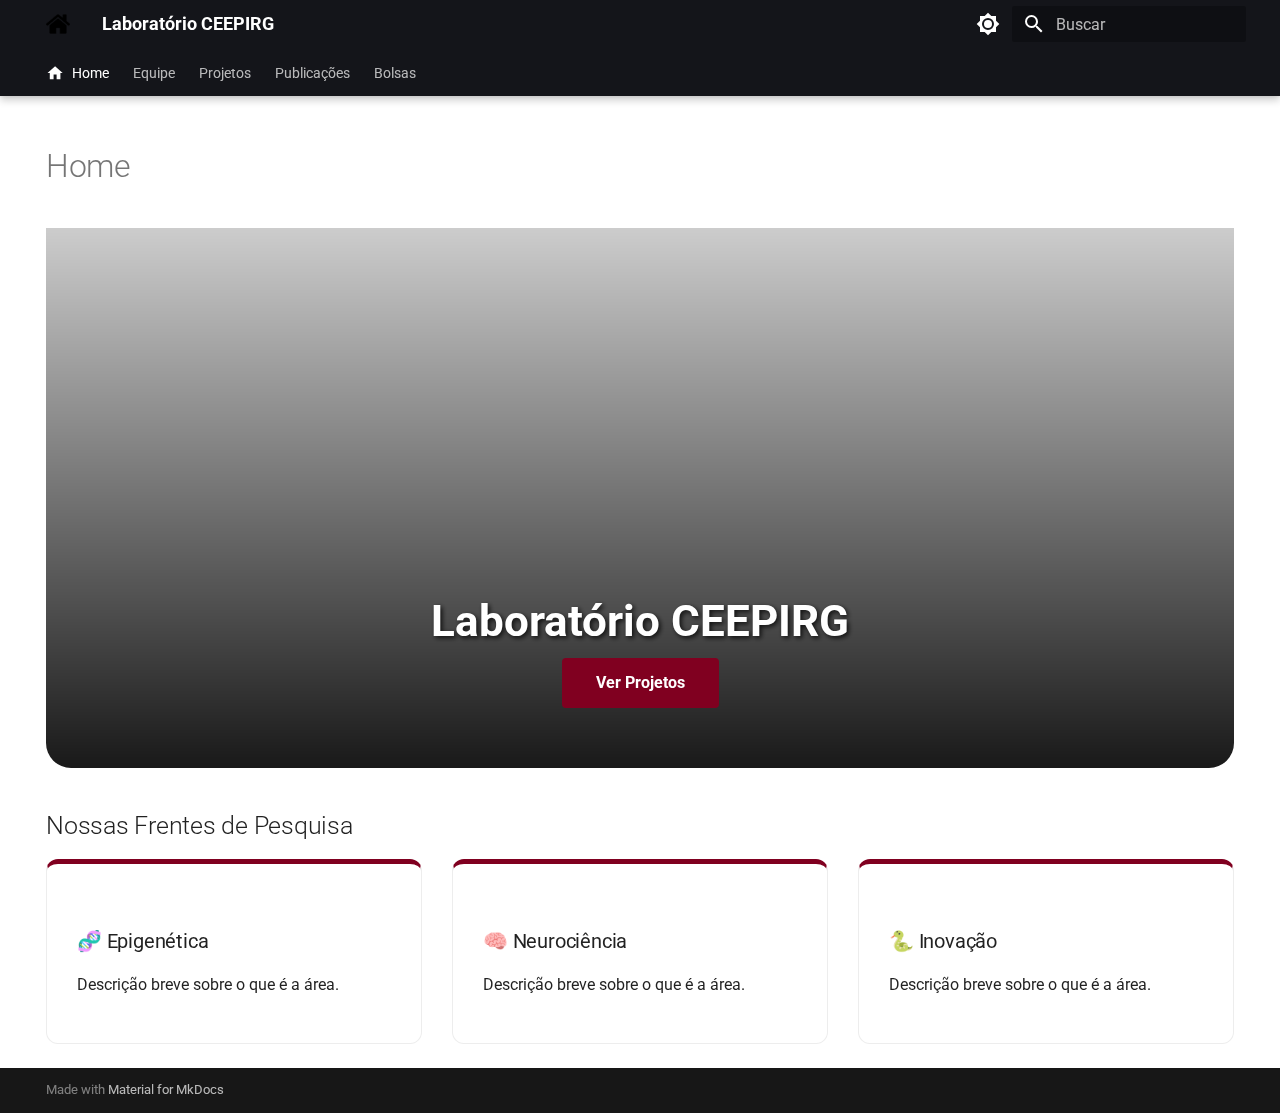
<file: index.html>
<!doctype html>
<html lang="pt" class="no-js">
  <head>
    
      <meta charset="utf-8">
      <meta name="viewport" content="width=device-width,initial-scale=1">
      
      
      
        <link rel="canonical" href="https://erickribss.github.io/ceepirg/">
      
      
      
        <link rel="next" href="equipe/">
      
      
        
      
      
      <link rel="icon" href="assets/logo.png">
      <meta name="generator" content="mkdocs-1.6.1, mkdocs-material-9.7.1">
    
    
      
        <title>Laboratório CEEPIRG</title>
      
    
    
      <link rel="stylesheet" href="assets/stylesheets/main.484c7ddc.min.css">
      
        
        <link rel="stylesheet" href="assets/stylesheets/palette.ab4e12ef.min.css">
      
      


    
    
      
    
    
      
        
        
        <link rel="preconnect" href="https://fonts.gstatic.com" crossorigin>
        <link rel="stylesheet" href="https://fonts.googleapis.com/css?family=Roboto:300,300i,400,400i,700,700i%7CRoboto+Mono:400,400i,700,700i&display=fallback">
        <style>:root{--md-text-font:"Roboto";--md-code-font:"Roboto Mono"}</style>
      
    
    
      <link rel="stylesheet" href="stylesheets/extra.css">
    
    <script>__md_scope=new URL(".",location),__md_hash=e=>[...e].reduce(((e,_)=>(e<<5)-e+_.charCodeAt(0)),0),__md_get=(e,_=localStorage,t=__md_scope)=>JSON.parse(_.getItem(t.pathname+"."+e)),__md_set=(e,_,t=localStorage,a=__md_scope)=>{try{t.setItem(a.pathname+"."+e,JSON.stringify(_))}catch(e){}}</script>
    
      

    
    
  </head>
  
  
    
    
      
    
    
    
    
    <body dir="ltr" data-md-color-scheme="default" data-md-color-primary="black" data-md-color-accent="red">
  
    
    <input class="md-toggle" data-md-toggle="drawer" type="checkbox" id="__drawer" autocomplete="off">
    <input class="md-toggle" data-md-toggle="search" type="checkbox" id="__search" autocomplete="off">
    <label class="md-overlay" for="__drawer"></label>
    <div data-md-component="skip">
      
        
        <a href="#nossas-frentes-de-pesquisa" class="md-skip">
          Pular para conteúdo
        </a>
      
    </div>
    <div data-md-component="announce">
      
    </div>
    
    
      

  

<header class="md-header md-header--shadow md-header--lifted" data-md-component="header">
  <nav class="md-header__inner md-grid" aria-label="Cabeçalho">
    <a href="." title="Laboratório CEEPIRG" class="md-header__button md-logo" aria-label="Laboratório CEEPIRG" data-md-component="logo">
      
  <img src="assets/logo.png" alt="logo">

    </a>
    <label class="md-header__button md-icon" for="__drawer">
      
      <svg xmlns="http://www.w3.org/2000/svg" viewBox="0 0 24 24"><path d="M3 6h18v2H3zm0 5h18v2H3zm0 5h18v2H3z"/></svg>
    </label>
    <div class="md-header__title" data-md-component="header-title">
      <div class="md-header__ellipsis">
        <div class="md-header__topic">
          <span class="md-ellipsis">
            Laboratório CEEPIRG
          </span>
        </div>
        <div class="md-header__topic" data-md-component="header-topic">
          <span class="md-ellipsis">
            
              Home
            
          </span>
        </div>
      </div>
    </div>
    
      
        <form class="md-header__option" data-md-component="palette">
  
    
    
    
    <input class="md-option" data-md-color-media="" data-md-color-scheme="default" data-md-color-primary="black" data-md-color-accent="red"  aria-label="Modo Escuro"  type="radio" name="__palette" id="__palette_0">
    
      <label class="md-header__button md-icon" title="Modo Escuro" for="__palette_1" hidden>
        <svg xmlns="http://www.w3.org/2000/svg" viewBox="0 0 24 24"><path d="M12 8a4 4 0 0 0-4 4 4 4 0 0 0 4 4 4 4 0 0 0 4-4 4 4 0 0 0-4-4m0 10a6 6 0 0 1-6-6 6 6 0 0 1 6-6 6 6 0 0 1 6 6 6 6 0 0 1-6 6m8-9.31V4h-4.69L12 .69 8.69 4H4v4.69L.69 12 4 15.31V20h4.69L12 23.31 15.31 20H20v-4.69L23.31 12z"/></svg>
      </label>
    
  
    
    
    
    <input class="md-option" data-md-color-media="" data-md-color-scheme="slate" data-md-color-primary="black" data-md-color-accent="red"  aria-label="Modo Claro"  type="radio" name="__palette" id="__palette_1">
    
      <label class="md-header__button md-icon" title="Modo Claro" for="__palette_0" hidden>
        <svg xmlns="http://www.w3.org/2000/svg" viewBox="0 0 24 24"><path d="M12 18c-.89 0-1.74-.2-2.5-.55C11.56 16.5 13 14.42 13 12s-1.44-4.5-3.5-5.45C10.26 6.2 11.11 6 12 6a6 6 0 0 1 6 6 6 6 0 0 1-6 6m8-9.31V4h-4.69L12 .69 8.69 4H4v4.69L.69 12 4 15.31V20h4.69L12 23.31 15.31 20H20v-4.69L23.31 12z"/></svg>
      </label>
    
  
</form>
      
    
    
      <script>var palette=__md_get("__palette");if(palette&&palette.color){if("(prefers-color-scheme)"===palette.color.media){var media=matchMedia("(prefers-color-scheme: light)"),input=document.querySelector(media.matches?"[data-md-color-media='(prefers-color-scheme: light)']":"[data-md-color-media='(prefers-color-scheme: dark)']");palette.color.media=input.getAttribute("data-md-color-media"),palette.color.scheme=input.getAttribute("data-md-color-scheme"),palette.color.primary=input.getAttribute("data-md-color-primary"),palette.color.accent=input.getAttribute("data-md-color-accent")}for(var[key,value]of Object.entries(palette.color))document.body.setAttribute("data-md-color-"+key,value)}</script>
    
    
    
      
      
        <label class="md-header__button md-icon" for="__search">
          
          <svg xmlns="http://www.w3.org/2000/svg" viewBox="0 0 24 24"><path d="M9.5 3A6.5 6.5 0 0 1 16 9.5c0 1.61-.59 3.09-1.56 4.23l.27.27h.79l5 5-1.5 1.5-5-5v-.79l-.27-.27A6.52 6.52 0 0 1 9.5 16 6.5 6.5 0 0 1 3 9.5 6.5 6.5 0 0 1 9.5 3m0 2C7 5 5 7 5 9.5S7 14 9.5 14 14 12 14 9.5 12 5 9.5 5"/></svg>
        </label>
        <div class="md-search" data-md-component="search" role="dialog">
  <label class="md-search__overlay" for="__search"></label>
  <div class="md-search__inner" role="search">
    <form class="md-search__form" name="search">
      <input type="text" class="md-search__input" name="query" aria-label="Buscar" placeholder="Buscar" autocapitalize="off" autocorrect="off" autocomplete="off" spellcheck="false" data-md-component="search-query" required>
      <label class="md-search__icon md-icon" for="__search">
        
        <svg xmlns="http://www.w3.org/2000/svg" viewBox="0 0 24 24"><path d="M9.5 3A6.5 6.5 0 0 1 16 9.5c0 1.61-.59 3.09-1.56 4.23l.27.27h.79l5 5-1.5 1.5-5-5v-.79l-.27-.27A6.52 6.52 0 0 1 9.5 16 6.5 6.5 0 0 1 3 9.5 6.5 6.5 0 0 1 9.5 3m0 2C7 5 5 7 5 9.5S7 14 9.5 14 14 12 14 9.5 12 5 9.5 5"/></svg>
        
        <svg xmlns="http://www.w3.org/2000/svg" viewBox="0 0 24 24"><path d="M20 11v2H8l5.5 5.5-1.42 1.42L4.16 12l7.92-7.92L13.5 5.5 8 11z"/></svg>
      </label>
      <nav class="md-search__options" aria-label="Pesquisar">
        
        <button type="reset" class="md-search__icon md-icon" title="Limpar" aria-label="Limpar" tabindex="-1">
          
          <svg xmlns="http://www.w3.org/2000/svg" viewBox="0 0 24 24"><path d="M19 6.41 17.59 5 12 10.59 6.41 5 5 6.41 10.59 12 5 17.59 6.41 19 12 13.41 17.59 19 19 17.59 13.41 12z"/></svg>
        </button>
      </nav>
      
    </form>
    <div class="md-search__output">
      <div class="md-search__scrollwrap" tabindex="0" data-md-scrollfix>
        <div class="md-search-result" data-md-component="search-result">
          <div class="md-search-result__meta">
            Inicializando busca
          </div>
          <ol class="md-search-result__list" role="presentation"></ol>
        </div>
      </div>
    </div>
  </div>
</div>
      
    
    
  </nav>
  
    
      
<nav class="md-tabs" aria-label="Abas" data-md-component="tabs">
  <div class="md-grid">
    <ul class="md-tabs__list">
      
        
  
  
  
    
  
  
    <li class="md-tabs__item md-tabs__item--active">
      <a href="." class="md-tabs__link">
        
  
  
    
      <svg xmlns="http://www.w3.org/2000/svg" viewBox="0 0 24 24"><path d="M10 20v-6h4v6h5v-8h3L12 3 2 12h3v8z"/></svg>
    
  
  Home

      </a>
    </li>
  

      
        
  
  
  
  
    <li class="md-tabs__item">
      <a href="equipe/" class="md-tabs__link">
        
  
  
    
  
  Equipe

      </a>
    </li>
  

      
        
  
  
  
  
    <li class="md-tabs__item">
      <a href="projetos/" class="md-tabs__link">
        
  
  
    
  
  Projetos

      </a>
    </li>
  

      
        
  
  
  
  
    <li class="md-tabs__item">
      <a href="publicacoes/" class="md-tabs__link">
        
  
  
    
  
  Publicações

      </a>
    </li>
  

      
        
  
  
  
  
    <li class="md-tabs__item">
      <a href="bolsas/" class="md-tabs__link">
        
  
  
    
  
  Bolsas

      </a>
    </li>
  

      
    </ul>
  </div>
</nav>
    
  
</header>
    
    <div class="md-container" data-md-component="container">
      
      
        
      
      <main class="md-main" data-md-component="main">
        <div class="md-main__inner md-grid">
          
            
              
                
              
              <div class="md-sidebar md-sidebar--primary" data-md-component="sidebar" data-md-type="navigation" hidden>
                <div class="md-sidebar__scrollwrap">
                  <div class="md-sidebar__inner">
                    


  


<nav class="md-nav md-nav--primary md-nav--lifted" aria-label="Navegação" data-md-level="0">
  <label class="md-nav__title" for="__drawer">
    <a href="." title="Laboratório CEEPIRG" class="md-nav__button md-logo" aria-label="Laboratório CEEPIRG" data-md-component="logo">
      
  <img src="assets/logo.png" alt="logo">

    </a>
    Laboratório CEEPIRG
  </label>
  
  <ul class="md-nav__list" data-md-scrollfix>
    
      
      
  
  
    
  
  
  
    <li class="md-nav__item md-nav__item--active">
      
      <input class="md-nav__toggle md-toggle" type="checkbox" id="__toc">
      
      
      
        <label class="md-nav__link md-nav__link--active" for="__toc">
          
  
  
    <svg xmlns="http://www.w3.org/2000/svg" viewBox="0 0 24 24"><path d="M10 20v-6h4v6h5v-8h3L12 3 2 12h3v8z"/></svg>
  
  <span class="md-ellipsis">
    
  
    Home
  

    
  </span>
  
  

          <span class="md-nav__icon md-icon"></span>
        </label>
      
      <a href="." class="md-nav__link md-nav__link--active">
        
  
  
    <svg xmlns="http://www.w3.org/2000/svg" viewBox="0 0 24 24"><path d="M10 20v-6h4v6h5v-8h3L12 3 2 12h3v8z"/></svg>
  
  <span class="md-ellipsis">
    
  
    Home
  

    
  </span>
  
  

      </a>
      
        

<nav class="md-nav md-nav--secondary" aria-label="Índice">
  
  
  
  
    <label class="md-nav__title" for="__toc">
      <span class="md-nav__icon md-icon"></span>
      Índice
    </label>
    <ul class="md-nav__list" data-md-component="toc" data-md-scrollfix>
      
        <li class="md-nav__item">
  <a href="#nossas-frentes-de-pesquisa" class="md-nav__link">
    <span class="md-ellipsis">
      
        Nossas Frentes de Pesquisa
      
    </span>
  </a>
  
</li>
      
    </ul>
  
</nav>
      
    </li>
  

    
      
      
  
  
  
  
    <li class="md-nav__item">
      <a href="equipe/" class="md-nav__link">
        
  
  
    <svg xmlns="http://www.w3.org/2000/svg" viewBox="0 0 24 24"><path d="M12 5.5A3.5 3.5 0 0 1 15.5 9a3.5 3.5 0 0 1-3.5 3.5A3.5 3.5 0 0 1 8.5 9 3.5 3.5 0 0 1 12 5.5M5 8c.56 0 1.08.15 1.53.42-.15 1.43.27 2.85 1.13 3.96C7.16 13.34 6.16 14 5 14a3 3 0 0 1-3-3 3 3 0 0 1 3-3m14 0a3 3 0 0 1 3 3 3 3 0 0 1-3 3c-1.16 0-2.16-.66-2.66-1.62a5.54 5.54 0 0 0 1.13-3.96c.45-.27.97-.42 1.53-.42M5.5 18.25c0-2.07 2.91-3.75 6.5-3.75s6.5 1.68 6.5 3.75V20h-13zM0 20v-1.5c0-1.39 1.89-2.56 4.45-2.9-.59.68-.95 1.62-.95 2.65V20zm24 0h-3.5v-1.75c0-1.03-.36-1.97-.95-2.65 2.56.34 4.45 1.51 4.45 2.9z"/></svg>
  
  <span class="md-ellipsis">
    
  
    Equipe
  

    
  </span>
  
  

      </a>
    </li>
  

    
      
      
  
  
  
  
    <li class="md-nav__item">
      <a href="projetos/" class="md-nav__link">
        
  
  
    <svg xmlns="http://www.w3.org/2000/svg" viewBox="0 0 24 24"><path d="M6 22a3 3 0 0 1-3-3c0-.6.18-1.16.5-1.63L9 7.81V6a1 1 0 0 1-1-1V4a2 2 0 0 1 2-2h4a2 2 0 0 1 2 2v1a1 1 0 0 1-1 1v1.81l5.5 9.56c.32.47.5 1.03.5 1.63a3 3 0 0 1-3 3zm-1-3a1 1 0 0 0 1 1h12a1 1 0 0 0 1-1c0-.21-.07-.41-.18-.57l-2.29-3.96L14 17l-5.07-5.07-3.75 6.5c-.11.16-.18.36-.18.57m8-9a1 1 0 0 0-1 1 1 1 0 0 0 1 1 1 1 0 0 0 1-1 1 1 0 0 0-1-1"/></svg>
  
  <span class="md-ellipsis">
    
  
    Projetos
  

    
  </span>
  
  

      </a>
    </li>
  

    
      
      
  
  
  
  
    <li class="md-nav__item">
      <a href="publicacoes/" class="md-nav__link">
        
  
  
    <svg xmlns="http://www.w3.org/2000/svg" viewBox="0 0 24 24"><path d="M12 21.5c-1.35-.85-3.8-1.5-5.5-1.5-1.65 0-3.35.3-4.75 1.05-.1.05-.15.05-.25.05-.25 0-.5-.25-.5-.5V6c.6-.45 1.25-.75 2-1 1.11-.35 2.33-.5 3.5-.5 1.95 0 4.05.4 5.5 1.5 1.45-1.1 3.55-1.5 5.5-1.5 1.17 0 2.39.15 3.5.5.75.25 1.4.55 2 1v14.6c0 .25-.25.5-.5.5-.1 0-.15 0-.25-.05-1.4-.75-3.1-1.05-4.75-1.05-1.7 0-4.15.65-5.5 1.5M12 8v11.5c1.35-.85 3.8-1.5 5.5-1.5 1.2 0 2.4.15 3.5.5V7c-1.1-.35-2.3-.5-3.5-.5-1.7 0-4.15.65-5.5 1.5m1 3.5c1.11-.68 2.6-1 4.5-1 .91 0 1.76.09 2.5.28V9.23c-.87-.15-1.71-.23-2.5-.23q-2.655 0-4.5.84zm4.5.17c-1.71 0-3.21.26-4.5.79v1.69c1.11-.65 2.6-.99 4.5-.99 1.04 0 1.88.08 2.5.24v-1.5c-.87-.16-1.71-.23-2.5-.23m2.5 2.9c-.87-.16-1.71-.24-2.5-.24-1.83 0-3.33.27-4.5.8v1.69c1.11-.66 2.6-.99 4.5-.99 1.04 0 1.88.08 2.5.24z"/></svg>
  
  <span class="md-ellipsis">
    
  
    Publicações
  

    
  </span>
  
  

      </a>
    </li>
  

    
      
      
  
  
  
  
    <li class="md-nav__item">
      <a href="bolsas/" class="md-nav__link">
        
  
  
    <svg xmlns="http://www.w3.org/2000/svg" viewBox="0 0 24 24"><path d="M7 15h2c0 1.08 1.37 2 3 2s3-.92 3-2c0-1.1-1.04-1.5-3.24-2.03C9.64 12.44 7 11.78 7 9c0-1.79 1.47-3.31 3.5-3.82V3h3v2.18C15.53 5.69 17 7.21 17 9h-2c0-1.08-1.37-2-3-2s-3 .92-3 2c0 1.1 1.04 1.5 3.24 2.03C14.36 11.56 17 12.22 17 15c0 1.79-1.47 3.31-3.5 3.82V21h-3v-2.18C8.47 18.31 7 16.79 7 15"/></svg>
  
  <span class="md-ellipsis">
    
  
    Bolsas
  

    
  </span>
  
  

      </a>
    </li>
  

    
  </ul>
</nav>
                  </div>
                </div>
              </div>
            
            
              
                
              
              <div class="md-sidebar md-sidebar--secondary" data-md-component="sidebar" data-md-type="toc" hidden>
                <div class="md-sidebar__scrollwrap">
                  <div class="md-sidebar__inner">
                    

<nav class="md-nav md-nav--secondary" aria-label="Índice">
  
  
  
  
    <label class="md-nav__title" for="__toc">
      <span class="md-nav__icon md-icon"></span>
      Índice
    </label>
    <ul class="md-nav__list" data-md-component="toc" data-md-scrollfix>
      
        <li class="md-nav__item">
  <a href="#nossas-frentes-de-pesquisa" class="md-nav__link">
    <span class="md-ellipsis">
      
        Nossas Frentes de Pesquisa
      
    </span>
  </a>
  
</li>
      
    </ul>
  
</nav>
                  </div>
                </div>
              </div>
            
          
          
            <div class="md-content" data-md-component="content">
              
              <article class="md-content__inner md-typeset">
                
                  
  




  <h1>Home</h1>

<div class="hero-section"><div class="hero-title">Laboratório CEEPIRG</div><a href="projetos/" class="md-button md-button--primary">Ver Projetos</a></div>

<h2 id="nossas-frentes-de-pesquisa">Nossas Frentes de Pesquisa</h2>
<div class="card-grid"><div class="project-card"><h3>🧬 Epigenética</h3><p>Descrição breve sobre o que é a área.</p></div><div class="project-card"><h3>🧠 Neurociência</h3><p>Descrição breve sobre o que é a área.</p></div><div class="project-card"><h3>🐍 Inovação</h3><p>Descrição breve sobre o que é a área.</p></div></div>







  
  




  



                
              </article>
            </div>
          
          
<script>var target=document.getElementById(location.hash.slice(1));target&&target.name&&(target.checked=target.name.startsWith("__tabbed_"))</script>
        </div>
        
          <button type="button" class="md-top md-icon" data-md-component="top" hidden>
  
  <svg xmlns="http://www.w3.org/2000/svg" viewBox="0 0 24 24"><path d="M13 20h-2V8l-5.5 5.5-1.42-1.42L12 4.16l7.92 7.92-1.42 1.42L13 8z"/></svg>
  Voltar para o topo
</button>
        
      </main>
      
        <footer class="md-footer">
  
  <div class="md-footer-meta md-typeset">
    <div class="md-footer-meta__inner md-grid">
      <div class="md-copyright">
  
  
    Made with
    <a href="https://squidfunk.github.io/mkdocs-material/" target="_blank" rel="noopener">
      Material for MkDocs
    </a>
  
</div>
      
    </div>
  </div>
</footer>
      
    </div>
    <div class="md-dialog" data-md-component="dialog">
      <div class="md-dialog__inner md-typeset"></div>
    </div>
    
    
    
      
      
      <script id="__config" type="application/json">{"annotate": null, "base": ".", "features": ["navigation.tabs", "navigation.tabs.sticky", "navigation.top"], "search": "assets/javascripts/workers/search.2c215733.min.js", "tags": null, "translations": {"clipboard.copied": "Copiado para \u00e1rea de transfer\u00eancia", "clipboard.copy": "Copiar para \u00e1rea de transfer\u00eancia", "search.result.more.one": "mais 1 nesta p\u00e1gina", "search.result.more.other": "# mais nesta p\u00e1gina", "search.result.none": "Nenhum documento encontrado", "search.result.one": "1 documento encontrado", "search.result.other": "# documentos encontrados", "search.result.placeholder": "Digite para iniciar a busca", "search.result.term.missing": "Ausente", "select.version": "Selecione a vers\u00e3o"}, "version": null}</script>
    
    
      <script src="assets/javascripts/bundle.79ae519e.min.js"></script>
      
    
  </body>
</html>
</file>
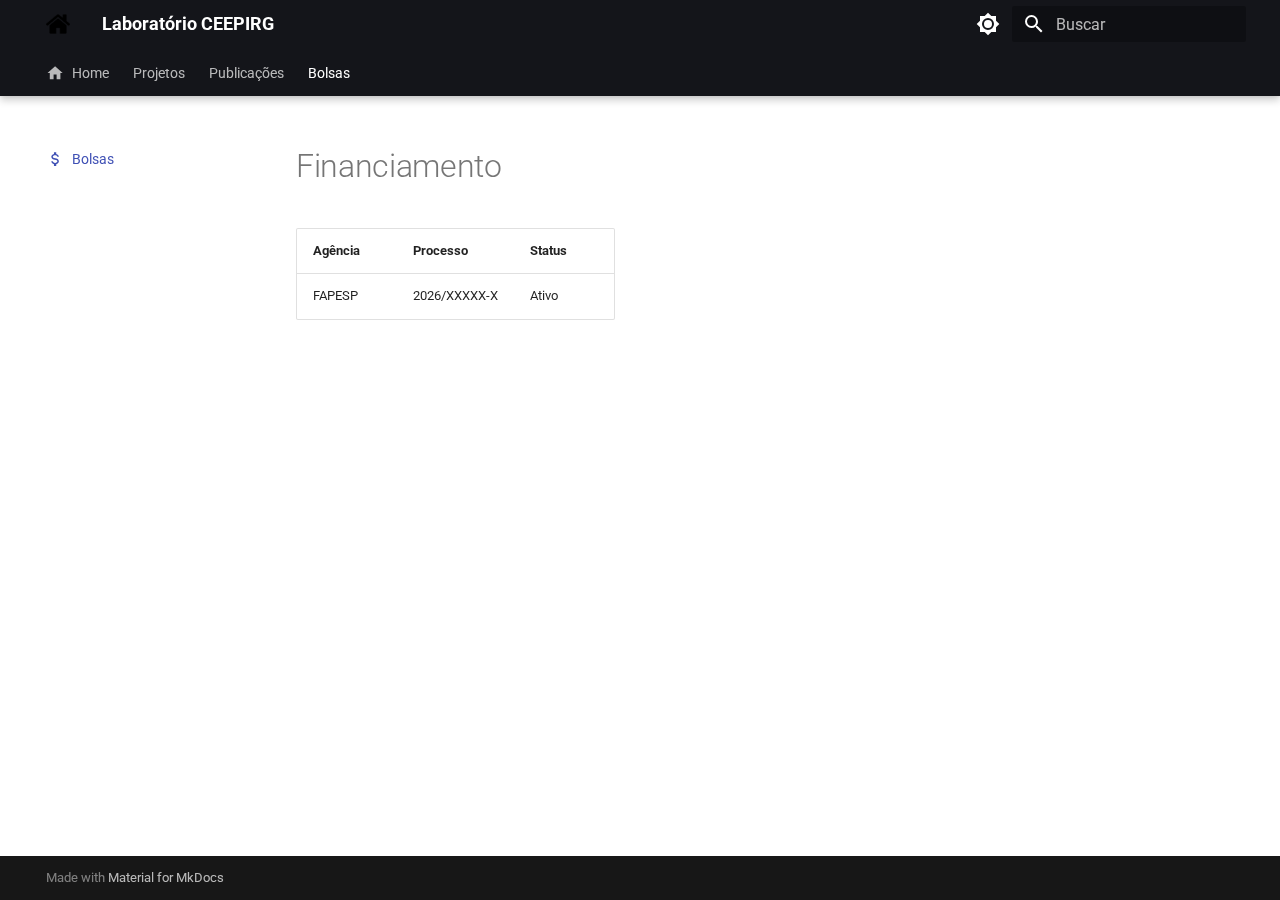
<file: bolsas/index.html>
<!doctype html>
<html lang="pt" class="no-js">
  <head>
    
      <meta charset="utf-8">
      <meta name="viewport" content="width=device-width,initial-scale=1">
      
      
      
        <link rel="canonical" href="https://erickribss.github.io/ceepirg/bolsas/">
      
      
        <link rel="prev" href="../publicacoes/">
      
      
      
        
      
      
      <link rel="icon" href="../assets/logo.png">
      <meta name="generator" content="mkdocs-1.6.1, mkdocs-material-9.7.1">
    
    
      
        <title>Bolsas - Laboratório CEEPIRG</title>
      
    
    
      <link rel="stylesheet" href="../assets/stylesheets/main.484c7ddc.min.css">
      
        
        <link rel="stylesheet" href="../assets/stylesheets/palette.ab4e12ef.min.css">
      
      


    
    
      
    
    
      
        
        
        <link rel="preconnect" href="https://fonts.gstatic.com" crossorigin>
        <link rel="stylesheet" href="https://fonts.googleapis.com/css?family=Roboto:300,300i,400,400i,700,700i%7CRoboto+Mono:400,400i,700,700i&display=fallback">
        <style>:root{--md-text-font:"Roboto";--md-code-font:"Roboto Mono"}</style>
      
    
    
      <link rel="stylesheet" href="../stylesheets/extra.css">
    
    <script>__md_scope=new URL("..",location),__md_hash=e=>[...e].reduce(((e,_)=>(e<<5)-e+_.charCodeAt(0)),0),__md_get=(e,_=localStorage,t=__md_scope)=>JSON.parse(_.getItem(t.pathname+"."+e)),__md_set=(e,_,t=localStorage,a=__md_scope)=>{try{t.setItem(a.pathname+"."+e,JSON.stringify(_))}catch(e){}}</script>
    
      

    
    
  </head>
  
  
    
    
      
    
    
    
    
    <body dir="ltr" data-md-color-scheme="default" data-md-color-primary="black" data-md-color-accent="red">
  
    
    <input class="md-toggle" data-md-toggle="drawer" type="checkbox" id="__drawer" autocomplete="off">
    <input class="md-toggle" data-md-toggle="search" type="checkbox" id="__search" autocomplete="off">
    <label class="md-overlay" for="__drawer"></label>
    <div data-md-component="skip">
      
        
        <a href="#financiamento" class="md-skip">
          Pular para conteúdo
        </a>
      
    </div>
    <div data-md-component="announce">
      
    </div>
    
    
      

  

<header class="md-header md-header--shadow md-header--lifted" data-md-component="header">
  <nav class="md-header__inner md-grid" aria-label="Cabeçalho">
    <a href=".." title="Laboratório CEEPIRG" class="md-header__button md-logo" aria-label="Laboratório CEEPIRG" data-md-component="logo">
      
  <img src="../assets/logo.png" alt="logo">

    </a>
    <label class="md-header__button md-icon" for="__drawer">
      
      <svg xmlns="http://www.w3.org/2000/svg" viewBox="0 0 24 24"><path d="M3 6h18v2H3zm0 5h18v2H3zm0 5h18v2H3z"/></svg>
    </label>
    <div class="md-header__title" data-md-component="header-title">
      <div class="md-header__ellipsis">
        <div class="md-header__topic">
          <span class="md-ellipsis">
            Laboratório CEEPIRG
          </span>
        </div>
        <div class="md-header__topic" data-md-component="header-topic">
          <span class="md-ellipsis">
            
              Bolsas
            
          </span>
        </div>
      </div>
    </div>
    
      
        <form class="md-header__option" data-md-component="palette">
  
    
    
    
    <input class="md-option" data-md-color-media="" data-md-color-scheme="default" data-md-color-primary="black" data-md-color-accent="red"  aria-label="Modo Escuro"  type="radio" name="__palette" id="__palette_0">
    
      <label class="md-header__button md-icon" title="Modo Escuro" for="__palette_1" hidden>
        <svg xmlns="http://www.w3.org/2000/svg" viewBox="0 0 24 24"><path d="M12 8a4 4 0 0 0-4 4 4 4 0 0 0 4 4 4 4 0 0 0 4-4 4 4 0 0 0-4-4m0 10a6 6 0 0 1-6-6 6 6 0 0 1 6-6 6 6 0 0 1 6 6 6 6 0 0 1-6 6m8-9.31V4h-4.69L12 .69 8.69 4H4v4.69L.69 12 4 15.31V20h4.69L12 23.31 15.31 20H20v-4.69L23.31 12z"/></svg>
      </label>
    
  
    
    
    
    <input class="md-option" data-md-color-media="" data-md-color-scheme="slate" data-md-color-primary="black" data-md-color-accent="red"  aria-label="Modo Claro"  type="radio" name="__palette" id="__palette_1">
    
      <label class="md-header__button md-icon" title="Modo Claro" for="__palette_0" hidden>
        <svg xmlns="http://www.w3.org/2000/svg" viewBox="0 0 24 24"><path d="M12 18c-.89 0-1.74-.2-2.5-.55C11.56 16.5 13 14.42 13 12s-1.44-4.5-3.5-5.45C10.26 6.2 11.11 6 12 6a6 6 0 0 1 6 6 6 6 0 0 1-6 6m8-9.31V4h-4.69L12 .69 8.69 4H4v4.69L.69 12 4 15.31V20h4.69L12 23.31 15.31 20H20v-4.69L23.31 12z"/></svg>
      </label>
    
  
</form>
      
    
    
      <script>var palette=__md_get("__palette");if(palette&&palette.color){if("(prefers-color-scheme)"===palette.color.media){var media=matchMedia("(prefers-color-scheme: light)"),input=document.querySelector(media.matches?"[data-md-color-media='(prefers-color-scheme: light)']":"[data-md-color-media='(prefers-color-scheme: dark)']");palette.color.media=input.getAttribute("data-md-color-media"),palette.color.scheme=input.getAttribute("data-md-color-scheme"),palette.color.primary=input.getAttribute("data-md-color-primary"),palette.color.accent=input.getAttribute("data-md-color-accent")}for(var[key,value]of Object.entries(palette.color))document.body.setAttribute("data-md-color-"+key,value)}</script>
    
    
    
      
      
        <label class="md-header__button md-icon" for="__search">
          
          <svg xmlns="http://www.w3.org/2000/svg" viewBox="0 0 24 24"><path d="M9.5 3A6.5 6.5 0 0 1 16 9.5c0 1.61-.59 3.09-1.56 4.23l.27.27h.79l5 5-1.5 1.5-5-5v-.79l-.27-.27A6.52 6.52 0 0 1 9.5 16 6.5 6.5 0 0 1 3 9.5 6.5 6.5 0 0 1 9.5 3m0 2C7 5 5 7 5 9.5S7 14 9.5 14 14 12 14 9.5 12 5 9.5 5"/></svg>
        </label>
        <div class="md-search" data-md-component="search" role="dialog">
  <label class="md-search__overlay" for="__search"></label>
  <div class="md-search__inner" role="search">
    <form class="md-search__form" name="search">
      <input type="text" class="md-search__input" name="query" aria-label="Buscar" placeholder="Buscar" autocapitalize="off" autocorrect="off" autocomplete="off" spellcheck="false" data-md-component="search-query" required>
      <label class="md-search__icon md-icon" for="__search">
        
        <svg xmlns="http://www.w3.org/2000/svg" viewBox="0 0 24 24"><path d="M9.5 3A6.5 6.5 0 0 1 16 9.5c0 1.61-.59 3.09-1.56 4.23l.27.27h.79l5 5-1.5 1.5-5-5v-.79l-.27-.27A6.52 6.52 0 0 1 9.5 16 6.5 6.5 0 0 1 3 9.5 6.5 6.5 0 0 1 9.5 3m0 2C7 5 5 7 5 9.5S7 14 9.5 14 14 12 14 9.5 12 5 9.5 5"/></svg>
        
        <svg xmlns="http://www.w3.org/2000/svg" viewBox="0 0 24 24"><path d="M20 11v2H8l5.5 5.5-1.42 1.42L4.16 12l7.92-7.92L13.5 5.5 8 11z"/></svg>
      </label>
      <nav class="md-search__options" aria-label="Pesquisar">
        
        <button type="reset" class="md-search__icon md-icon" title="Limpar" aria-label="Limpar" tabindex="-1">
          
          <svg xmlns="http://www.w3.org/2000/svg" viewBox="0 0 24 24"><path d="M19 6.41 17.59 5 12 10.59 6.41 5 5 6.41 10.59 12 5 17.59 6.41 19 12 13.41 17.59 19 19 17.59 13.41 12z"/></svg>
        </button>
      </nav>
      
    </form>
    <div class="md-search__output">
      <div class="md-search__scrollwrap" tabindex="0" data-md-scrollfix>
        <div class="md-search-result" data-md-component="search-result">
          <div class="md-search-result__meta">
            Inicializando busca
          </div>
          <ol class="md-search-result__list" role="presentation"></ol>
        </div>
      </div>
    </div>
  </div>
</div>
      
    
    
  </nav>
  
    
      
<nav class="md-tabs" aria-label="Abas" data-md-component="tabs">
  <div class="md-grid">
    <ul class="md-tabs__list">
      
        
  
  
  
  
    <li class="md-tabs__item">
      <a href=".." class="md-tabs__link">
        
  
  
    
      <svg xmlns="http://www.w3.org/2000/svg" viewBox="0 0 24 24"><path d="M10 20v-6h4v6h5v-8h3L12 3 2 12h3v8z"/></svg>
    
  
  Home

      </a>
    </li>
  

      
        
  
  
  
  
    <li class="md-tabs__item">
      <a href="../projetos/" class="md-tabs__link">
        
  
  
    
  
  Projetos

      </a>
    </li>
  

      
        
  
  
  
  
    <li class="md-tabs__item">
      <a href="../publicacoes/" class="md-tabs__link">
        
  
  
    
  
  Publicações

      </a>
    </li>
  

      
        
  
  
  
    
  
  
    <li class="md-tabs__item md-tabs__item--active">
      <a href="./" class="md-tabs__link">
        
  
  
    
  
  Bolsas

      </a>
    </li>
  

      
    </ul>
  </div>
</nav>
    
  
</header>
    
    <div class="md-container" data-md-component="container">
      
      
        
      
      <main class="md-main" data-md-component="main">
        <div class="md-main__inner md-grid">
          
            
              
              <div class="md-sidebar md-sidebar--primary" data-md-component="sidebar" data-md-type="navigation" >
                <div class="md-sidebar__scrollwrap">
                  <div class="md-sidebar__inner">
                    


  


<nav class="md-nav md-nav--primary md-nav--lifted" aria-label="Navegação" data-md-level="0">
  <label class="md-nav__title" for="__drawer">
    <a href=".." title="Laboratório CEEPIRG" class="md-nav__button md-logo" aria-label="Laboratório CEEPIRG" data-md-component="logo">
      
  <img src="../assets/logo.png" alt="logo">

    </a>
    Laboratório CEEPIRG
  </label>
  
  <ul class="md-nav__list" data-md-scrollfix>
    
      
      
  
  
  
  
    <li class="md-nav__item">
      <a href=".." class="md-nav__link">
        
  
  
    <svg xmlns="http://www.w3.org/2000/svg" viewBox="0 0 24 24"><path d="M10 20v-6h4v6h5v-8h3L12 3 2 12h3v8z"/></svg>
  
  <span class="md-ellipsis">
    
  
    Home
  

    
  </span>
  
  

      </a>
    </li>
  

    
      
      
  
  
  
  
    <li class="md-nav__item">
      <a href="../projetos/" class="md-nav__link">
        
  
  
    <svg xmlns="http://www.w3.org/2000/svg" viewBox="0 0 24 24"><path d="M6 22a3 3 0 0 1-3-3c0-.6.18-1.16.5-1.63L9 7.81V6a1 1 0 0 1-1-1V4a2 2 0 0 1 2-2h4a2 2 0 0 1 2 2v1a1 1 0 0 1-1 1v1.81l5.5 9.56c.32.47.5 1.03.5 1.63a3 3 0 0 1-3 3zm-1-3a1 1 0 0 0 1 1h12a1 1 0 0 0 1-1c0-.21-.07-.41-.18-.57l-2.29-3.96L14 17l-5.07-5.07-3.75 6.5c-.11.16-.18.36-.18.57m8-9a1 1 0 0 0-1 1 1 1 0 0 0 1 1 1 1 0 0 0 1-1 1 1 0 0 0-1-1"/></svg>
  
  <span class="md-ellipsis">
    
  
    Projetos
  

    
  </span>
  
  

      </a>
    </li>
  

    
      
      
  
  
  
  
    <li class="md-nav__item">
      <a href="../publicacoes/" class="md-nav__link">
        
  
  
    <svg xmlns="http://www.w3.org/2000/svg" viewBox="0 0 24 24"><path d="M12 21.5c-1.35-.85-3.8-1.5-5.5-1.5-1.65 0-3.35.3-4.75 1.05-.1.05-.15.05-.25.05-.25 0-.5-.25-.5-.5V6c.6-.45 1.25-.75 2-1 1.11-.35 2.33-.5 3.5-.5 1.95 0 4.05.4 5.5 1.5 1.45-1.1 3.55-1.5 5.5-1.5 1.17 0 2.39.15 3.5.5.75.25 1.4.55 2 1v14.6c0 .25-.25.5-.5.5-.1 0-.15 0-.25-.05-1.4-.75-3.1-1.05-4.75-1.05-1.7 0-4.15.65-5.5 1.5M12 8v11.5c1.35-.85 3.8-1.5 5.5-1.5 1.2 0 2.4.15 3.5.5V7c-1.1-.35-2.3-.5-3.5-.5-1.7 0-4.15.65-5.5 1.5m1 3.5c1.11-.68 2.6-1 4.5-1 .91 0 1.76.09 2.5.28V9.23c-.87-.15-1.71-.23-2.5-.23q-2.655 0-4.5.84zm4.5.17c-1.71 0-3.21.26-4.5.79v1.69c1.11-.65 2.6-.99 4.5-.99 1.04 0 1.88.08 2.5.24v-1.5c-.87-.16-1.71-.23-2.5-.23m2.5 2.9c-.87-.16-1.71-.24-2.5-.24-1.83 0-3.33.27-4.5.8v1.69c1.11-.66 2.6-.99 4.5-.99 1.04 0 1.88.08 2.5.24z"/></svg>
  
  <span class="md-ellipsis">
    
  
    Publicações
  

    
  </span>
  
  

      </a>
    </li>
  

    
      
      
  
  
    
  
  
  
    <li class="md-nav__item md-nav__item--active">
      
      <input class="md-nav__toggle md-toggle" type="checkbox" id="__toc">
      
      
        
      
      
      <a href="./" class="md-nav__link md-nav__link--active">
        
  
  
    <svg xmlns="http://www.w3.org/2000/svg" viewBox="0 0 24 24"><path d="M7 15h2c0 1.08 1.37 2 3 2s3-.92 3-2c0-1.1-1.04-1.5-3.24-2.03C9.64 12.44 7 11.78 7 9c0-1.79 1.47-3.31 3.5-3.82V3h3v2.18C15.53 5.69 17 7.21 17 9h-2c0-1.08-1.37-2-3-2s-3 .92-3 2c0 1.1 1.04 1.5 3.24 2.03C14.36 11.56 17 12.22 17 15c0 1.79-1.47 3.31-3.5 3.82V21h-3v-2.18C8.47 18.31 7 16.79 7 15"/></svg>
  
  <span class="md-ellipsis">
    
  
    Bolsas
  

    
  </span>
  
  

      </a>
      
    </li>
  

    
  </ul>
</nav>
                  </div>
                </div>
              </div>
            
            
              
              <div class="md-sidebar md-sidebar--secondary" data-md-component="sidebar" data-md-type="toc" >
                <div class="md-sidebar__scrollwrap">
                  <div class="md-sidebar__inner">
                    

<nav class="md-nav md-nav--secondary" aria-label="Índice">
  
  
  
    
  
  
</nav>
                  </div>
                </div>
              </div>
            
          
          
            <div class="md-content" data-md-component="content">
              
              <article class="md-content__inner md-typeset">
                
                  



<h1 id="financiamento">Financiamento</h1>
<table>
<thead>
<tr>
<th style="text-align: left;">Agência</th>
<th style="text-align: left;">Processo</th>
<th style="text-align: left;">Status</th>
</tr>
</thead>
<tbody>
<tr>
<td style="text-align: left;">FAPESP</td>
<td style="text-align: left;">2026/XXXXX-X</td>
<td style="text-align: left;">Ativo</td>
</tr>
</tbody>
</table>







  
  






                
              </article>
            </div>
          
          
<script>var target=document.getElementById(location.hash.slice(1));target&&target.name&&(target.checked=target.name.startsWith("__tabbed_"))</script>
        </div>
        
          <button type="button" class="md-top md-icon" data-md-component="top" hidden>
  
  <svg xmlns="http://www.w3.org/2000/svg" viewBox="0 0 24 24"><path d="M13 20h-2V8l-5.5 5.5-1.42-1.42L12 4.16l7.92 7.92-1.42 1.42L13 8z"/></svg>
  Voltar para o topo
</button>
        
      </main>
      
        <footer class="md-footer">
  
  <div class="md-footer-meta md-typeset">
    <div class="md-footer-meta__inner md-grid">
      <div class="md-copyright">
  
  
    Made with
    <a href="https://squidfunk.github.io/mkdocs-material/" target="_blank" rel="noopener">
      Material for MkDocs
    </a>
  
</div>
      
    </div>
  </div>
</footer>
      
    </div>
    <div class="md-dialog" data-md-component="dialog">
      <div class="md-dialog__inner md-typeset"></div>
    </div>
    
    
    
      
      
      <script id="__config" type="application/json">{"annotate": null, "base": "..", "features": ["navigation.tabs", "navigation.tabs.sticky", "navigation.top"], "search": "../assets/javascripts/workers/search.2c215733.min.js", "tags": null, "translations": {"clipboard.copied": "Copiado para \u00e1rea de transfer\u00eancia", "clipboard.copy": "Copiar para \u00e1rea de transfer\u00eancia", "search.result.more.one": "mais 1 nesta p\u00e1gina", "search.result.more.other": "# mais nesta p\u00e1gina", "search.result.none": "Nenhum documento encontrado", "search.result.one": "1 documento encontrado", "search.result.other": "# documentos encontrados", "search.result.placeholder": "Digite para iniciar a busca", "search.result.term.missing": "Ausente", "select.version": "Selecione a vers\u00e3o"}, "version": null}</script>
    
    
      <script src="../assets/javascripts/bundle.79ae519e.min.js"></script>
      
    
  </body>
</html>
</file>
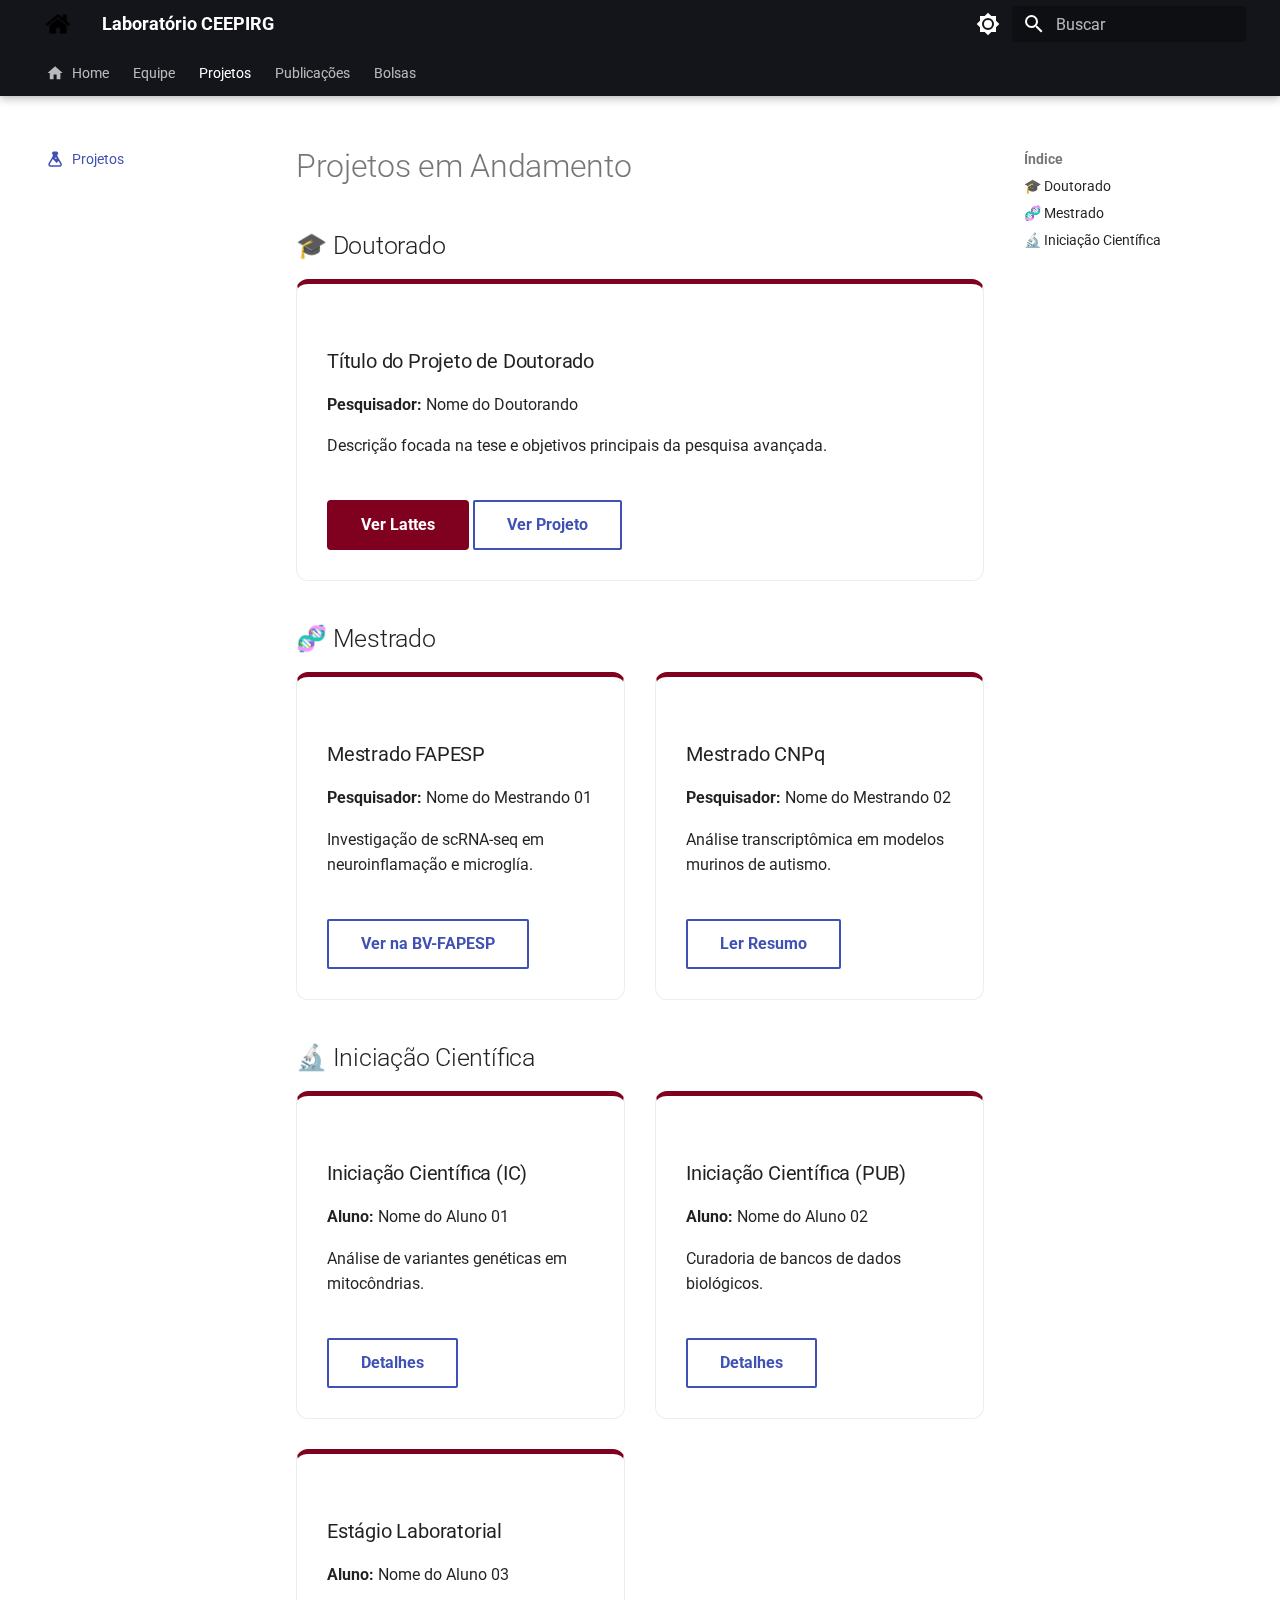
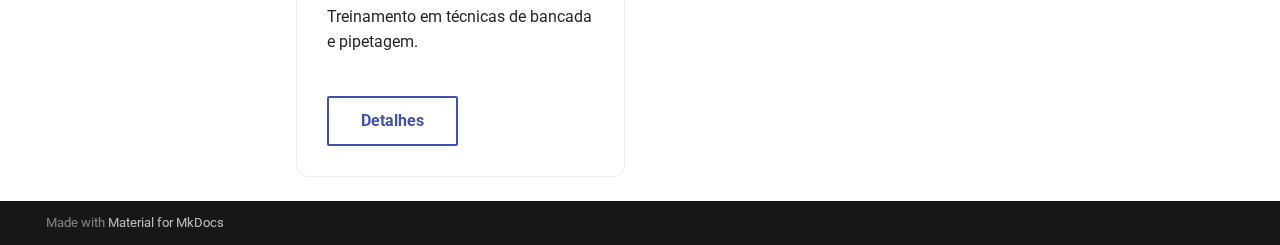
<file: projetos/index.html>
<!doctype html>
<html lang="pt" class="no-js">
  <head>
    
      <meta charset="utf-8">
      <meta name="viewport" content="width=device-width,initial-scale=1">
      
      
      
        <link rel="canonical" href="https://erickribss.github.io/ceepirg/projetos/">
      
      
        <link rel="prev" href="../equipe/">
      
      
        <link rel="next" href="../publicacoes/">
      
      
        
      
      
      <link rel="icon" href="../assets/logo.png">
      <meta name="generator" content="mkdocs-1.6.1, mkdocs-material-9.7.1">
    
    
      
        <title>Projetos - Laboratório CEEPIRG</title>
      
    
    
      <link rel="stylesheet" href="../assets/stylesheets/main.484c7ddc.min.css">
      
        
        <link rel="stylesheet" href="../assets/stylesheets/palette.ab4e12ef.min.css">
      
      


    
    
      
    
    
      
        
        
        <link rel="preconnect" href="https://fonts.gstatic.com" crossorigin>
        <link rel="stylesheet" href="https://fonts.googleapis.com/css?family=Roboto:300,300i,400,400i,700,700i%7CRoboto+Mono:400,400i,700,700i&display=fallback">
        <style>:root{--md-text-font:"Roboto";--md-code-font:"Roboto Mono"}</style>
      
    
    
      <link rel="stylesheet" href="../stylesheets/extra.css">
    
    <script>__md_scope=new URL("..",location),__md_hash=e=>[...e].reduce(((e,_)=>(e<<5)-e+_.charCodeAt(0)),0),__md_get=(e,_=localStorage,t=__md_scope)=>JSON.parse(_.getItem(t.pathname+"."+e)),__md_set=(e,_,t=localStorage,a=__md_scope)=>{try{t.setItem(a.pathname+"."+e,JSON.stringify(_))}catch(e){}}</script>
    
      

    
    
  </head>
  
  
    
    
      
    
    
    
    
    <body dir="ltr" data-md-color-scheme="default" data-md-color-primary="black" data-md-color-accent="red">
  
    
    <input class="md-toggle" data-md-toggle="drawer" type="checkbox" id="__drawer" autocomplete="off">
    <input class="md-toggle" data-md-toggle="search" type="checkbox" id="__search" autocomplete="off">
    <label class="md-overlay" for="__drawer"></label>
    <div data-md-component="skip">
      
        
        <a href="#projetos-em-andamento" class="md-skip">
          Pular para conteúdo
        </a>
      
    </div>
    <div data-md-component="announce">
      
    </div>
    
    
      

  

<header class="md-header md-header--shadow md-header--lifted" data-md-component="header">
  <nav class="md-header__inner md-grid" aria-label="Cabeçalho">
    <a href=".." title="Laboratório CEEPIRG" class="md-header__button md-logo" aria-label="Laboratório CEEPIRG" data-md-component="logo">
      
  <img src="../assets/logo.png" alt="logo">

    </a>
    <label class="md-header__button md-icon" for="__drawer">
      
      <svg xmlns="http://www.w3.org/2000/svg" viewBox="0 0 24 24"><path d="M3 6h18v2H3zm0 5h18v2H3zm0 5h18v2H3z"/></svg>
    </label>
    <div class="md-header__title" data-md-component="header-title">
      <div class="md-header__ellipsis">
        <div class="md-header__topic">
          <span class="md-ellipsis">
            Laboratório CEEPIRG
          </span>
        </div>
        <div class="md-header__topic" data-md-component="header-topic">
          <span class="md-ellipsis">
            
              Projetos
            
          </span>
        </div>
      </div>
    </div>
    
      
        <form class="md-header__option" data-md-component="palette">
  
    
    
    
    <input class="md-option" data-md-color-media="" data-md-color-scheme="default" data-md-color-primary="black" data-md-color-accent="red"  aria-label="Modo Escuro"  type="radio" name="__palette" id="__palette_0">
    
      <label class="md-header__button md-icon" title="Modo Escuro" for="__palette_1" hidden>
        <svg xmlns="http://www.w3.org/2000/svg" viewBox="0 0 24 24"><path d="M12 8a4 4 0 0 0-4 4 4 4 0 0 0 4 4 4 4 0 0 0 4-4 4 4 0 0 0-4-4m0 10a6 6 0 0 1-6-6 6 6 0 0 1 6-6 6 6 0 0 1 6 6 6 6 0 0 1-6 6m8-9.31V4h-4.69L12 .69 8.69 4H4v4.69L.69 12 4 15.31V20h4.69L12 23.31 15.31 20H20v-4.69L23.31 12z"/></svg>
      </label>
    
  
    
    
    
    <input class="md-option" data-md-color-media="" data-md-color-scheme="slate" data-md-color-primary="black" data-md-color-accent="red"  aria-label="Modo Claro"  type="radio" name="__palette" id="__palette_1">
    
      <label class="md-header__button md-icon" title="Modo Claro" for="__palette_0" hidden>
        <svg xmlns="http://www.w3.org/2000/svg" viewBox="0 0 24 24"><path d="M12 18c-.89 0-1.74-.2-2.5-.55C11.56 16.5 13 14.42 13 12s-1.44-4.5-3.5-5.45C10.26 6.2 11.11 6 12 6a6 6 0 0 1 6 6 6 6 0 0 1-6 6m8-9.31V4h-4.69L12 .69 8.69 4H4v4.69L.69 12 4 15.31V20h4.69L12 23.31 15.31 20H20v-4.69L23.31 12z"/></svg>
      </label>
    
  
</form>
      
    
    
      <script>var palette=__md_get("__palette");if(palette&&palette.color){if("(prefers-color-scheme)"===palette.color.media){var media=matchMedia("(prefers-color-scheme: light)"),input=document.querySelector(media.matches?"[data-md-color-media='(prefers-color-scheme: light)']":"[data-md-color-media='(prefers-color-scheme: dark)']");palette.color.media=input.getAttribute("data-md-color-media"),palette.color.scheme=input.getAttribute("data-md-color-scheme"),palette.color.primary=input.getAttribute("data-md-color-primary"),palette.color.accent=input.getAttribute("data-md-color-accent")}for(var[key,value]of Object.entries(palette.color))document.body.setAttribute("data-md-color-"+key,value)}</script>
    
    
    
      
      
        <label class="md-header__button md-icon" for="__search">
          
          <svg xmlns="http://www.w3.org/2000/svg" viewBox="0 0 24 24"><path d="M9.5 3A6.5 6.5 0 0 1 16 9.5c0 1.61-.59 3.09-1.56 4.23l.27.27h.79l5 5-1.5 1.5-5-5v-.79l-.27-.27A6.52 6.52 0 0 1 9.5 16 6.5 6.5 0 0 1 3 9.5 6.5 6.5 0 0 1 9.5 3m0 2C7 5 5 7 5 9.5S7 14 9.5 14 14 12 14 9.5 12 5 9.5 5"/></svg>
        </label>
        <div class="md-search" data-md-component="search" role="dialog">
  <label class="md-search__overlay" for="__search"></label>
  <div class="md-search__inner" role="search">
    <form class="md-search__form" name="search">
      <input type="text" class="md-search__input" name="query" aria-label="Buscar" placeholder="Buscar" autocapitalize="off" autocorrect="off" autocomplete="off" spellcheck="false" data-md-component="search-query" required>
      <label class="md-search__icon md-icon" for="__search">
        
        <svg xmlns="http://www.w3.org/2000/svg" viewBox="0 0 24 24"><path d="M9.5 3A6.5 6.5 0 0 1 16 9.5c0 1.61-.59 3.09-1.56 4.23l.27.27h.79l5 5-1.5 1.5-5-5v-.79l-.27-.27A6.52 6.52 0 0 1 9.5 16 6.5 6.5 0 0 1 3 9.5 6.5 6.5 0 0 1 9.5 3m0 2C7 5 5 7 5 9.5S7 14 9.5 14 14 12 14 9.5 12 5 9.5 5"/></svg>
        
        <svg xmlns="http://www.w3.org/2000/svg" viewBox="0 0 24 24"><path d="M20 11v2H8l5.5 5.5-1.42 1.42L4.16 12l7.92-7.92L13.5 5.5 8 11z"/></svg>
      </label>
      <nav class="md-search__options" aria-label="Pesquisar">
        
        <button type="reset" class="md-search__icon md-icon" title="Limpar" aria-label="Limpar" tabindex="-1">
          
          <svg xmlns="http://www.w3.org/2000/svg" viewBox="0 0 24 24"><path d="M19 6.41 17.59 5 12 10.59 6.41 5 5 6.41 10.59 12 5 17.59 6.41 19 12 13.41 17.59 19 19 17.59 13.41 12z"/></svg>
        </button>
      </nav>
      
    </form>
    <div class="md-search__output">
      <div class="md-search__scrollwrap" tabindex="0" data-md-scrollfix>
        <div class="md-search-result" data-md-component="search-result">
          <div class="md-search-result__meta">
            Inicializando busca
          </div>
          <ol class="md-search-result__list" role="presentation"></ol>
        </div>
      </div>
    </div>
  </div>
</div>
      
    
    
  </nav>
  
    
      
<nav class="md-tabs" aria-label="Abas" data-md-component="tabs">
  <div class="md-grid">
    <ul class="md-tabs__list">
      
        
  
  
  
  
    <li class="md-tabs__item">
      <a href=".." class="md-tabs__link">
        
  
  
    
      <svg xmlns="http://www.w3.org/2000/svg" viewBox="0 0 24 24"><path d="M10 20v-6h4v6h5v-8h3L12 3 2 12h3v8z"/></svg>
    
  
  Home

      </a>
    </li>
  

      
        
  
  
  
  
    <li class="md-tabs__item">
      <a href="../equipe/" class="md-tabs__link">
        
  
  
    
  
  Equipe

      </a>
    </li>
  

      
        
  
  
  
    
  
  
    <li class="md-tabs__item md-tabs__item--active">
      <a href="./" class="md-tabs__link">
        
  
  
    
  
  Projetos

      </a>
    </li>
  

      
        
  
  
  
  
    <li class="md-tabs__item">
      <a href="../publicacoes/" class="md-tabs__link">
        
  
  
    
  
  Publicações

      </a>
    </li>
  

      
        
  
  
  
  
    <li class="md-tabs__item">
      <a href="../bolsas/" class="md-tabs__link">
        
  
  
    
  
  Bolsas

      </a>
    </li>
  

      
    </ul>
  </div>
</nav>
    
  
</header>
    
    <div class="md-container" data-md-component="container">
      
      
        
      
      <main class="md-main" data-md-component="main">
        <div class="md-main__inner md-grid">
          
            
              
              <div class="md-sidebar md-sidebar--primary" data-md-component="sidebar" data-md-type="navigation" >
                <div class="md-sidebar__scrollwrap">
                  <div class="md-sidebar__inner">
                    


  


<nav class="md-nav md-nav--primary md-nav--lifted" aria-label="Navegação" data-md-level="0">
  <label class="md-nav__title" for="__drawer">
    <a href=".." title="Laboratório CEEPIRG" class="md-nav__button md-logo" aria-label="Laboratório CEEPIRG" data-md-component="logo">
      
  <img src="../assets/logo.png" alt="logo">

    </a>
    Laboratório CEEPIRG
  </label>
  
  <ul class="md-nav__list" data-md-scrollfix>
    
      
      
  
  
  
  
    <li class="md-nav__item">
      <a href=".." class="md-nav__link">
        
  
  
    <svg xmlns="http://www.w3.org/2000/svg" viewBox="0 0 24 24"><path d="M10 20v-6h4v6h5v-8h3L12 3 2 12h3v8z"/></svg>
  
  <span class="md-ellipsis">
    
  
    Home
  

    
  </span>
  
  

      </a>
    </li>
  

    
      
      
  
  
  
  
    <li class="md-nav__item">
      <a href="../equipe/" class="md-nav__link">
        
  
  
    <svg xmlns="http://www.w3.org/2000/svg" viewBox="0 0 24 24"><path d="M12 5.5A3.5 3.5 0 0 1 15.5 9a3.5 3.5 0 0 1-3.5 3.5A3.5 3.5 0 0 1 8.5 9 3.5 3.5 0 0 1 12 5.5M5 8c.56 0 1.08.15 1.53.42-.15 1.43.27 2.85 1.13 3.96C7.16 13.34 6.16 14 5 14a3 3 0 0 1-3-3 3 3 0 0 1 3-3m14 0a3 3 0 0 1 3 3 3 3 0 0 1-3 3c-1.16 0-2.16-.66-2.66-1.62a5.54 5.54 0 0 0 1.13-3.96c.45-.27.97-.42 1.53-.42M5.5 18.25c0-2.07 2.91-3.75 6.5-3.75s6.5 1.68 6.5 3.75V20h-13zM0 20v-1.5c0-1.39 1.89-2.56 4.45-2.9-.59.68-.95 1.62-.95 2.65V20zm24 0h-3.5v-1.75c0-1.03-.36-1.97-.95-2.65 2.56.34 4.45 1.51 4.45 2.9z"/></svg>
  
  <span class="md-ellipsis">
    
  
    Equipe
  

    
  </span>
  
  

      </a>
    </li>
  

    
      
      
  
  
    
  
  
  
    <li class="md-nav__item md-nav__item--active">
      
      <input class="md-nav__toggle md-toggle" type="checkbox" id="__toc">
      
      
        
      
      
        <label class="md-nav__link md-nav__link--active" for="__toc">
          
  
  
    <svg xmlns="http://www.w3.org/2000/svg" viewBox="0 0 24 24"><path d="M6 22a3 3 0 0 1-3-3c0-.6.18-1.16.5-1.63L9 7.81V6a1 1 0 0 1-1-1V4a2 2 0 0 1 2-2h4a2 2 0 0 1 2 2v1a1 1 0 0 1-1 1v1.81l5.5 9.56c.32.47.5 1.03.5 1.63a3 3 0 0 1-3 3zm-1-3a1 1 0 0 0 1 1h12a1 1 0 0 0 1-1c0-.21-.07-.41-.18-.57l-2.29-3.96L14 17l-5.07-5.07-3.75 6.5c-.11.16-.18.36-.18.57m8-9a1 1 0 0 0-1 1 1 1 0 0 0 1 1 1 1 0 0 0 1-1 1 1 0 0 0-1-1"/></svg>
  
  <span class="md-ellipsis">
    
  
    Projetos
  

    
  </span>
  
  

          <span class="md-nav__icon md-icon"></span>
        </label>
      
      <a href="./" class="md-nav__link md-nav__link--active">
        
  
  
    <svg xmlns="http://www.w3.org/2000/svg" viewBox="0 0 24 24"><path d="M6 22a3 3 0 0 1-3-3c0-.6.18-1.16.5-1.63L9 7.81V6a1 1 0 0 1-1-1V4a2 2 0 0 1 2-2h4a2 2 0 0 1 2 2v1a1 1 0 0 1-1 1v1.81l5.5 9.56c.32.47.5 1.03.5 1.63a3 3 0 0 1-3 3zm-1-3a1 1 0 0 0 1 1h12a1 1 0 0 0 1-1c0-.21-.07-.41-.18-.57l-2.29-3.96L14 17l-5.07-5.07-3.75 6.5c-.11.16-.18.36-.18.57m8-9a1 1 0 0 0-1 1 1 1 0 0 0 1 1 1 1 0 0 0 1-1 1 1 0 0 0-1-1"/></svg>
  
  <span class="md-ellipsis">
    
  
    Projetos
  

    
  </span>
  
  

      </a>
      
        

<nav class="md-nav md-nav--secondary" aria-label="Índice">
  
  
  
    
  
  
    <label class="md-nav__title" for="__toc">
      <span class="md-nav__icon md-icon"></span>
      Índice
    </label>
    <ul class="md-nav__list" data-md-component="toc" data-md-scrollfix>
      
        <li class="md-nav__item">
  <a href="#doutorado" class="md-nav__link">
    <span class="md-ellipsis">
      
        🎓 Doutorado
      
    </span>
  </a>
  
</li>
      
        <li class="md-nav__item">
  <a href="#mestrado" class="md-nav__link">
    <span class="md-ellipsis">
      
        🧬 Mestrado
      
    </span>
  </a>
  
</li>
      
        <li class="md-nav__item">
  <a href="#iniciacao-cientifica" class="md-nav__link">
    <span class="md-ellipsis">
      
        🔬 Iniciação Científica
      
    </span>
  </a>
  
</li>
      
    </ul>
  
</nav>
      
    </li>
  

    
      
      
  
  
  
  
    <li class="md-nav__item">
      <a href="../publicacoes/" class="md-nav__link">
        
  
  
    <svg xmlns="http://www.w3.org/2000/svg" viewBox="0 0 24 24"><path d="M12 21.5c-1.35-.85-3.8-1.5-5.5-1.5-1.65 0-3.35.3-4.75 1.05-.1.05-.15.05-.25.05-.25 0-.5-.25-.5-.5V6c.6-.45 1.25-.75 2-1 1.11-.35 2.33-.5 3.5-.5 1.95 0 4.05.4 5.5 1.5 1.45-1.1 3.55-1.5 5.5-1.5 1.17 0 2.39.15 3.5.5.75.25 1.4.55 2 1v14.6c0 .25-.25.5-.5.5-.1 0-.15 0-.25-.05-1.4-.75-3.1-1.05-4.75-1.05-1.7 0-4.15.65-5.5 1.5M12 8v11.5c1.35-.85 3.8-1.5 5.5-1.5 1.2 0 2.4.15 3.5.5V7c-1.1-.35-2.3-.5-3.5-.5-1.7 0-4.15.65-5.5 1.5m1 3.5c1.11-.68 2.6-1 4.5-1 .91 0 1.76.09 2.5.28V9.23c-.87-.15-1.71-.23-2.5-.23q-2.655 0-4.5.84zm4.5.17c-1.71 0-3.21.26-4.5.79v1.69c1.11-.65 2.6-.99 4.5-.99 1.04 0 1.88.08 2.5.24v-1.5c-.87-.16-1.71-.23-2.5-.23m2.5 2.9c-.87-.16-1.71-.24-2.5-.24-1.83 0-3.33.27-4.5.8v1.69c1.11-.66 2.6-.99 4.5-.99 1.04 0 1.88.08 2.5.24z"/></svg>
  
  <span class="md-ellipsis">
    
  
    Publicações
  

    
  </span>
  
  

      </a>
    </li>
  

    
      
      
  
  
  
  
    <li class="md-nav__item">
      <a href="../bolsas/" class="md-nav__link">
        
  
  
    <svg xmlns="http://www.w3.org/2000/svg" viewBox="0 0 24 24"><path d="M7 15h2c0 1.08 1.37 2 3 2s3-.92 3-2c0-1.1-1.04-1.5-3.24-2.03C9.64 12.44 7 11.78 7 9c0-1.79 1.47-3.31 3.5-3.82V3h3v2.18C15.53 5.69 17 7.21 17 9h-2c0-1.08-1.37-2-3-2s-3 .92-3 2c0 1.1 1.04 1.5 3.24 2.03C14.36 11.56 17 12.22 17 15c0 1.79-1.47 3.31-3.5 3.82V21h-3v-2.18C8.47 18.31 7 16.79 7 15"/></svg>
  
  <span class="md-ellipsis">
    
  
    Bolsas
  

    
  </span>
  
  

      </a>
    </li>
  

    
  </ul>
</nav>
                  </div>
                </div>
              </div>
            
            
              
              <div class="md-sidebar md-sidebar--secondary" data-md-component="sidebar" data-md-type="toc" >
                <div class="md-sidebar__scrollwrap">
                  <div class="md-sidebar__inner">
                    

<nav class="md-nav md-nav--secondary" aria-label="Índice">
  
  
  
    
  
  
    <label class="md-nav__title" for="__toc">
      <span class="md-nav__icon md-icon"></span>
      Índice
    </label>
    <ul class="md-nav__list" data-md-component="toc" data-md-scrollfix>
      
        <li class="md-nav__item">
  <a href="#doutorado" class="md-nav__link">
    <span class="md-ellipsis">
      
        🎓 Doutorado
      
    </span>
  </a>
  
</li>
      
        <li class="md-nav__item">
  <a href="#mestrado" class="md-nav__link">
    <span class="md-ellipsis">
      
        🧬 Mestrado
      
    </span>
  </a>
  
</li>
      
        <li class="md-nav__item">
  <a href="#iniciacao-cientifica" class="md-nav__link">
    <span class="md-ellipsis">
      
        🔬 Iniciação Científica
      
    </span>
  </a>
  
</li>
      
    </ul>
  
</nav>
                  </div>
                </div>
              </div>
            
          
          
            <div class="md-content" data-md-component="content">
              
              <article class="md-content__inner md-typeset">
                
                  



<h1 id="projetos-em-andamento">Projetos em Andamento</h1>
<h2 id="doutorado">🎓 Doutorado</h2>
<div class="card-grid">
    <div class="project-card">
        <h3>Título do Projeto de Doutorado</h3>
        <p><strong>Pesquisador:</strong> Nome do Doutorando</p>
        <p>Descrição focada na tese e objetivos principais da pesquisa avançada.</p>
        <br>
        <a href="http://lattes.cnpq.br/" target="_blank" class="md-button md-button--primary">Ver Lattes</a>
        <a href="#" class="md-button">Ver Projeto</a>
    </div>
</div>

<h2 id="mestrado">🧬 Mestrado</h2>
<div class="card-grid">
    <div class="project-card">
        <h3>Mestrado FAPESP</h3>
        <p><strong>Pesquisador:</strong> Nome do Mestrando 01</p>
        <p>Investigação de scRNA-seq em neuroinflamação e microglía.</p>
        <br>
        <a href="https://bv.fapesp.br/" target="_blank" class="md-button">Ver na BV-FAPESP</a>
    </div>
    <div class="project-card">
        <h3>Mestrado CNPq</h3>
        <p><strong>Pesquisador:</strong> Nome do Mestrando 02</p>
        <p>Análise transcriptômica em modelos murinos de autismo.</p>
        <br>
        <a href="#" class="md-button">Ler Resumo</a>
    </div>
</div>

<h2 id="iniciacao-cientifica">🔬 Iniciação Científica</h2>
<div class="card-grid">
    <div class="project-card">
        <h3>Iniciação Científica (IC)</h3>
        <p><strong>Aluno:</strong> Nome do Aluno 01</p>
        <p>Análise de variantes genéticas em mitocôndrias.</p>
        <br>
        <a href="#" class="md-button">Detalhes</a>
    </div>
    <div class="project-card">
        <h3>Iniciação Científica (PUB)</h3>
        <p><strong>Aluno:</strong> Nome do Aluno 02</p>
        <p>Curadoria de bancos de dados biológicos.</p>
        <br>
        <a href="#" class="md-button">Detalhes</a>
    </div>
    <div class="project-card">
        <h3>Estágio Laboratorial</h3>
        <p><strong>Aluno:</strong> Nome do Aluno 03</p>
        <p>Treinamento em técnicas de bancada e pipetagem.</p>
        <br>
        <a href="#" class="md-button">Detalhes</a>
    </div>
</div>







  
  






                
              </article>
            </div>
          
          
<script>var target=document.getElementById(location.hash.slice(1));target&&target.name&&(target.checked=target.name.startsWith("__tabbed_"))</script>
        </div>
        
          <button type="button" class="md-top md-icon" data-md-component="top" hidden>
  
  <svg xmlns="http://www.w3.org/2000/svg" viewBox="0 0 24 24"><path d="M13 20h-2V8l-5.5 5.5-1.42-1.42L12 4.16l7.92 7.92-1.42 1.42L13 8z"/></svg>
  Voltar para o topo
</button>
        
      </main>
      
        <footer class="md-footer">
  
  <div class="md-footer-meta md-typeset">
    <div class="md-footer-meta__inner md-grid">
      <div class="md-copyright">
  
  
    Made with
    <a href="https://squidfunk.github.io/mkdocs-material/" target="_blank" rel="noopener">
      Material for MkDocs
    </a>
  
</div>
      
    </div>
  </div>
</footer>
      
    </div>
    <div class="md-dialog" data-md-component="dialog">
      <div class="md-dialog__inner md-typeset"></div>
    </div>
    
    
    
      
      
      <script id="__config" type="application/json">{"annotate": null, "base": "..", "features": ["navigation.tabs", "navigation.tabs.sticky", "navigation.top"], "search": "../assets/javascripts/workers/search.2c215733.min.js", "tags": null, "translations": {"clipboard.copied": "Copiado para \u00e1rea de transfer\u00eancia", "clipboard.copy": "Copiar para \u00e1rea de transfer\u00eancia", "search.result.more.one": "mais 1 nesta p\u00e1gina", "search.result.more.other": "# mais nesta p\u00e1gina", "search.result.none": "Nenhum documento encontrado", "search.result.one": "1 documento encontrado", "search.result.other": "# documentos encontrados", "search.result.placeholder": "Digite para iniciar a busca", "search.result.term.missing": "Ausente", "select.version": "Selecione a vers\u00e3o"}, "version": null}</script>
    
    
      <script src="../assets/javascripts/bundle.79ae519e.min.js"></script>
      
    
  </body>
</html>
</file>
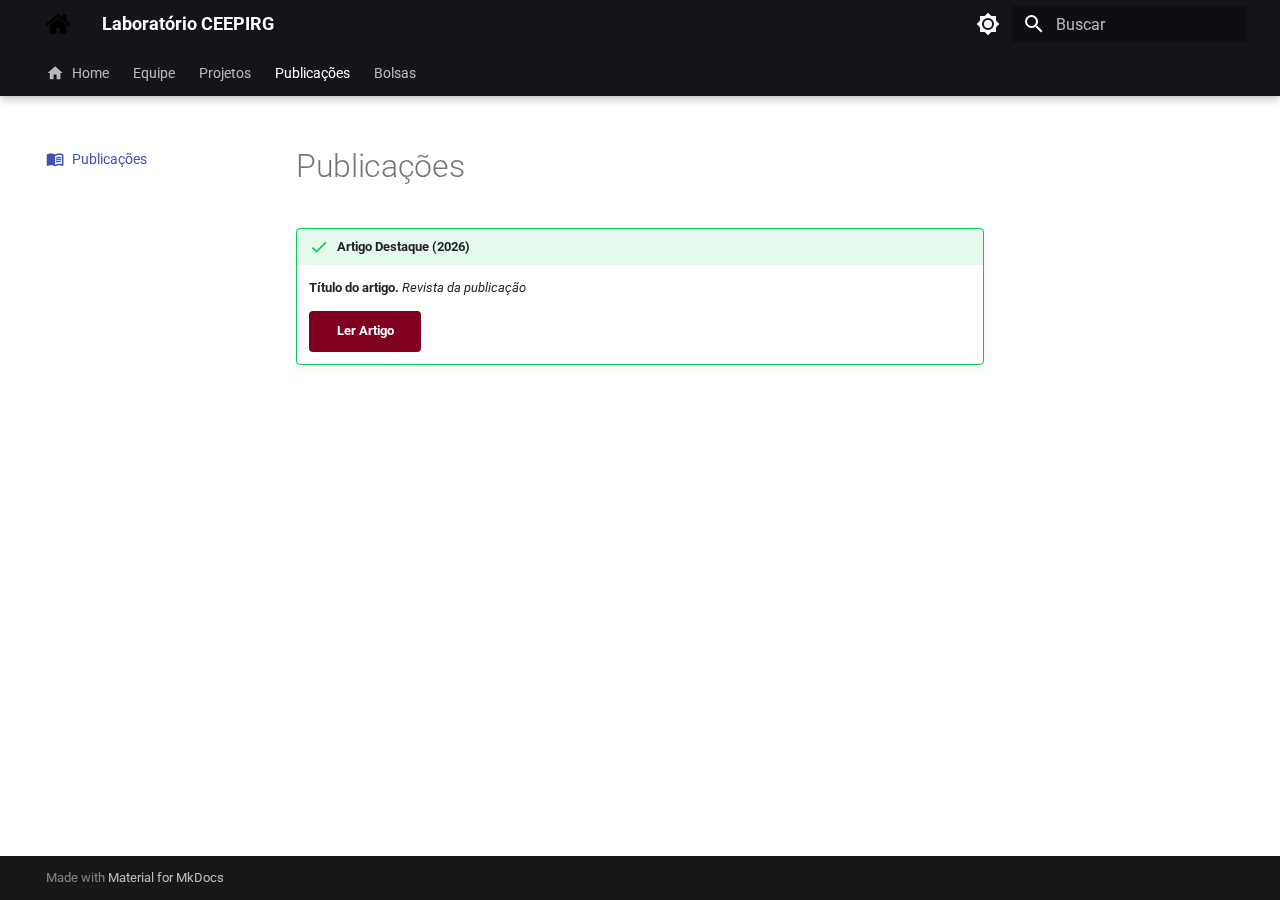
<file: publicacoes/index.html>
<!doctype html>
<html lang="pt" class="no-js">
  <head>
    
      <meta charset="utf-8">
      <meta name="viewport" content="width=device-width,initial-scale=1">
      
      
      
        <link rel="canonical" href="https://erickribss.github.io/ceepirg/publicacoes/">
      
      
        <link rel="prev" href="../projetos/">
      
      
        <link rel="next" href="../bolsas/">
      
      
        
      
      
      <link rel="icon" href="../assets/logo.png">
      <meta name="generator" content="mkdocs-1.6.1, mkdocs-material-9.7.1">
    
    
      
        <title>Publicações - Laboratório CEEPIRG</title>
      
    
    
      <link rel="stylesheet" href="../assets/stylesheets/main.484c7ddc.min.css">
      
        
        <link rel="stylesheet" href="../assets/stylesheets/palette.ab4e12ef.min.css">
      
      


    
    
      
    
    
      
        
        
        <link rel="preconnect" href="https://fonts.gstatic.com" crossorigin>
        <link rel="stylesheet" href="https://fonts.googleapis.com/css?family=Roboto:300,300i,400,400i,700,700i%7CRoboto+Mono:400,400i,700,700i&display=fallback">
        <style>:root{--md-text-font:"Roboto";--md-code-font:"Roboto Mono"}</style>
      
    
    
      <link rel="stylesheet" href="../stylesheets/extra.css">
    
    <script>__md_scope=new URL("..",location),__md_hash=e=>[...e].reduce(((e,_)=>(e<<5)-e+_.charCodeAt(0)),0),__md_get=(e,_=localStorage,t=__md_scope)=>JSON.parse(_.getItem(t.pathname+"."+e)),__md_set=(e,_,t=localStorage,a=__md_scope)=>{try{t.setItem(a.pathname+"."+e,JSON.stringify(_))}catch(e){}}</script>
    
      

    
    
  </head>
  
  
    
    
      
    
    
    
    
    <body dir="ltr" data-md-color-scheme="default" data-md-color-primary="black" data-md-color-accent="red">
  
    
    <input class="md-toggle" data-md-toggle="drawer" type="checkbox" id="__drawer" autocomplete="off">
    <input class="md-toggle" data-md-toggle="search" type="checkbox" id="__search" autocomplete="off">
    <label class="md-overlay" for="__drawer"></label>
    <div data-md-component="skip">
      
        
        <a href="#publicacoes" class="md-skip">
          Pular para conteúdo
        </a>
      
    </div>
    <div data-md-component="announce">
      
    </div>
    
    
      

  

<header class="md-header md-header--shadow md-header--lifted" data-md-component="header">
  <nav class="md-header__inner md-grid" aria-label="Cabeçalho">
    <a href=".." title="Laboratório CEEPIRG" class="md-header__button md-logo" aria-label="Laboratório CEEPIRG" data-md-component="logo">
      
  <img src="../assets/logo.png" alt="logo">

    </a>
    <label class="md-header__button md-icon" for="__drawer">
      
      <svg xmlns="http://www.w3.org/2000/svg" viewBox="0 0 24 24"><path d="M3 6h18v2H3zm0 5h18v2H3zm0 5h18v2H3z"/></svg>
    </label>
    <div class="md-header__title" data-md-component="header-title">
      <div class="md-header__ellipsis">
        <div class="md-header__topic">
          <span class="md-ellipsis">
            Laboratório CEEPIRG
          </span>
        </div>
        <div class="md-header__topic" data-md-component="header-topic">
          <span class="md-ellipsis">
            
              Publicações
            
          </span>
        </div>
      </div>
    </div>
    
      
        <form class="md-header__option" data-md-component="palette">
  
    
    
    
    <input class="md-option" data-md-color-media="" data-md-color-scheme="default" data-md-color-primary="black" data-md-color-accent="red"  aria-label="Modo Escuro"  type="radio" name="__palette" id="__palette_0">
    
      <label class="md-header__button md-icon" title="Modo Escuro" for="__palette_1" hidden>
        <svg xmlns="http://www.w3.org/2000/svg" viewBox="0 0 24 24"><path d="M12 8a4 4 0 0 0-4 4 4 4 0 0 0 4 4 4 4 0 0 0 4-4 4 4 0 0 0-4-4m0 10a6 6 0 0 1-6-6 6 6 0 0 1 6-6 6 6 0 0 1 6 6 6 6 0 0 1-6 6m8-9.31V4h-4.69L12 .69 8.69 4H4v4.69L.69 12 4 15.31V20h4.69L12 23.31 15.31 20H20v-4.69L23.31 12z"/></svg>
      </label>
    
  
    
    
    
    <input class="md-option" data-md-color-media="" data-md-color-scheme="slate" data-md-color-primary="black" data-md-color-accent="red"  aria-label="Modo Claro"  type="radio" name="__palette" id="__palette_1">
    
      <label class="md-header__button md-icon" title="Modo Claro" for="__palette_0" hidden>
        <svg xmlns="http://www.w3.org/2000/svg" viewBox="0 0 24 24"><path d="M12 18c-.89 0-1.74-.2-2.5-.55C11.56 16.5 13 14.42 13 12s-1.44-4.5-3.5-5.45C10.26 6.2 11.11 6 12 6a6 6 0 0 1 6 6 6 6 0 0 1-6 6m8-9.31V4h-4.69L12 .69 8.69 4H4v4.69L.69 12 4 15.31V20h4.69L12 23.31 15.31 20H20v-4.69L23.31 12z"/></svg>
      </label>
    
  
</form>
      
    
    
      <script>var palette=__md_get("__palette");if(palette&&palette.color){if("(prefers-color-scheme)"===palette.color.media){var media=matchMedia("(prefers-color-scheme: light)"),input=document.querySelector(media.matches?"[data-md-color-media='(prefers-color-scheme: light)']":"[data-md-color-media='(prefers-color-scheme: dark)']");palette.color.media=input.getAttribute("data-md-color-media"),palette.color.scheme=input.getAttribute("data-md-color-scheme"),palette.color.primary=input.getAttribute("data-md-color-primary"),palette.color.accent=input.getAttribute("data-md-color-accent")}for(var[key,value]of Object.entries(palette.color))document.body.setAttribute("data-md-color-"+key,value)}</script>
    
    
    
      
      
        <label class="md-header__button md-icon" for="__search">
          
          <svg xmlns="http://www.w3.org/2000/svg" viewBox="0 0 24 24"><path d="M9.5 3A6.5 6.5 0 0 1 16 9.5c0 1.61-.59 3.09-1.56 4.23l.27.27h.79l5 5-1.5 1.5-5-5v-.79l-.27-.27A6.52 6.52 0 0 1 9.5 16 6.5 6.5 0 0 1 3 9.5 6.5 6.5 0 0 1 9.5 3m0 2C7 5 5 7 5 9.5S7 14 9.5 14 14 12 14 9.5 12 5 9.5 5"/></svg>
        </label>
        <div class="md-search" data-md-component="search" role="dialog">
  <label class="md-search__overlay" for="__search"></label>
  <div class="md-search__inner" role="search">
    <form class="md-search__form" name="search">
      <input type="text" class="md-search__input" name="query" aria-label="Buscar" placeholder="Buscar" autocapitalize="off" autocorrect="off" autocomplete="off" spellcheck="false" data-md-component="search-query" required>
      <label class="md-search__icon md-icon" for="__search">
        
        <svg xmlns="http://www.w3.org/2000/svg" viewBox="0 0 24 24"><path d="M9.5 3A6.5 6.5 0 0 1 16 9.5c0 1.61-.59 3.09-1.56 4.23l.27.27h.79l5 5-1.5 1.5-5-5v-.79l-.27-.27A6.52 6.52 0 0 1 9.5 16 6.5 6.5 0 0 1 3 9.5 6.5 6.5 0 0 1 9.5 3m0 2C7 5 5 7 5 9.5S7 14 9.5 14 14 12 14 9.5 12 5 9.5 5"/></svg>
        
        <svg xmlns="http://www.w3.org/2000/svg" viewBox="0 0 24 24"><path d="M20 11v2H8l5.5 5.5-1.42 1.42L4.16 12l7.92-7.92L13.5 5.5 8 11z"/></svg>
      </label>
      <nav class="md-search__options" aria-label="Pesquisar">
        
        <button type="reset" class="md-search__icon md-icon" title="Limpar" aria-label="Limpar" tabindex="-1">
          
          <svg xmlns="http://www.w3.org/2000/svg" viewBox="0 0 24 24"><path d="M19 6.41 17.59 5 12 10.59 6.41 5 5 6.41 10.59 12 5 17.59 6.41 19 12 13.41 17.59 19 19 17.59 13.41 12z"/></svg>
        </button>
      </nav>
      
    </form>
    <div class="md-search__output">
      <div class="md-search__scrollwrap" tabindex="0" data-md-scrollfix>
        <div class="md-search-result" data-md-component="search-result">
          <div class="md-search-result__meta">
            Inicializando busca
          </div>
          <ol class="md-search-result__list" role="presentation"></ol>
        </div>
      </div>
    </div>
  </div>
</div>
      
    
    
  </nav>
  
    
      
<nav class="md-tabs" aria-label="Abas" data-md-component="tabs">
  <div class="md-grid">
    <ul class="md-tabs__list">
      
        
  
  
  
  
    <li class="md-tabs__item">
      <a href=".." class="md-tabs__link">
        
  
  
    
      <svg xmlns="http://www.w3.org/2000/svg" viewBox="0 0 24 24"><path d="M10 20v-6h4v6h5v-8h3L12 3 2 12h3v8z"/></svg>
    
  
  Home

      </a>
    </li>
  

      
        
  
  
  
  
    <li class="md-tabs__item">
      <a href="../equipe/" class="md-tabs__link">
        
  
  
    
  
  Equipe

      </a>
    </li>
  

      
        
  
  
  
  
    <li class="md-tabs__item">
      <a href="../projetos/" class="md-tabs__link">
        
  
  
    
  
  Projetos

      </a>
    </li>
  

      
        
  
  
  
    
  
  
    <li class="md-tabs__item md-tabs__item--active">
      <a href="./" class="md-tabs__link">
        
  
  
    
  
  Publicações

      </a>
    </li>
  

      
        
  
  
  
  
    <li class="md-tabs__item">
      <a href="../bolsas/" class="md-tabs__link">
        
  
  
    
  
  Bolsas

      </a>
    </li>
  

      
    </ul>
  </div>
</nav>
    
  
</header>
    
    <div class="md-container" data-md-component="container">
      
      
        
      
      <main class="md-main" data-md-component="main">
        <div class="md-main__inner md-grid">
          
            
              
              <div class="md-sidebar md-sidebar--primary" data-md-component="sidebar" data-md-type="navigation" >
                <div class="md-sidebar__scrollwrap">
                  <div class="md-sidebar__inner">
                    


  


<nav class="md-nav md-nav--primary md-nav--lifted" aria-label="Navegação" data-md-level="0">
  <label class="md-nav__title" for="__drawer">
    <a href=".." title="Laboratório CEEPIRG" class="md-nav__button md-logo" aria-label="Laboratório CEEPIRG" data-md-component="logo">
      
  <img src="../assets/logo.png" alt="logo">

    </a>
    Laboratório CEEPIRG
  </label>
  
  <ul class="md-nav__list" data-md-scrollfix>
    
      
      
  
  
  
  
    <li class="md-nav__item">
      <a href=".." class="md-nav__link">
        
  
  
    <svg xmlns="http://www.w3.org/2000/svg" viewBox="0 0 24 24"><path d="M10 20v-6h4v6h5v-8h3L12 3 2 12h3v8z"/></svg>
  
  <span class="md-ellipsis">
    
  
    Home
  

    
  </span>
  
  

      </a>
    </li>
  

    
      
      
  
  
  
  
    <li class="md-nav__item">
      <a href="../equipe/" class="md-nav__link">
        
  
  
    <svg xmlns="http://www.w3.org/2000/svg" viewBox="0 0 24 24"><path d="M12 5.5A3.5 3.5 0 0 1 15.5 9a3.5 3.5 0 0 1-3.5 3.5A3.5 3.5 0 0 1 8.5 9 3.5 3.5 0 0 1 12 5.5M5 8c.56 0 1.08.15 1.53.42-.15 1.43.27 2.85 1.13 3.96C7.16 13.34 6.16 14 5 14a3 3 0 0 1-3-3 3 3 0 0 1 3-3m14 0a3 3 0 0 1 3 3 3 3 0 0 1-3 3c-1.16 0-2.16-.66-2.66-1.62a5.54 5.54 0 0 0 1.13-3.96c.45-.27.97-.42 1.53-.42M5.5 18.25c0-2.07 2.91-3.75 6.5-3.75s6.5 1.68 6.5 3.75V20h-13zM0 20v-1.5c0-1.39 1.89-2.56 4.45-2.9-.59.68-.95 1.62-.95 2.65V20zm24 0h-3.5v-1.75c0-1.03-.36-1.97-.95-2.65 2.56.34 4.45 1.51 4.45 2.9z"/></svg>
  
  <span class="md-ellipsis">
    
  
    Equipe
  

    
  </span>
  
  

      </a>
    </li>
  

    
      
      
  
  
  
  
    <li class="md-nav__item">
      <a href="../projetos/" class="md-nav__link">
        
  
  
    <svg xmlns="http://www.w3.org/2000/svg" viewBox="0 0 24 24"><path d="M6 22a3 3 0 0 1-3-3c0-.6.18-1.16.5-1.63L9 7.81V6a1 1 0 0 1-1-1V4a2 2 0 0 1 2-2h4a2 2 0 0 1 2 2v1a1 1 0 0 1-1 1v1.81l5.5 9.56c.32.47.5 1.03.5 1.63a3 3 0 0 1-3 3zm-1-3a1 1 0 0 0 1 1h12a1 1 0 0 0 1-1c0-.21-.07-.41-.18-.57l-2.29-3.96L14 17l-5.07-5.07-3.75 6.5c-.11.16-.18.36-.18.57m8-9a1 1 0 0 0-1 1 1 1 0 0 0 1 1 1 1 0 0 0 1-1 1 1 0 0 0-1-1"/></svg>
  
  <span class="md-ellipsis">
    
  
    Projetos
  

    
  </span>
  
  

      </a>
    </li>
  

    
      
      
  
  
    
  
  
  
    <li class="md-nav__item md-nav__item--active">
      
      <input class="md-nav__toggle md-toggle" type="checkbox" id="__toc">
      
      
        
      
      
      <a href="./" class="md-nav__link md-nav__link--active">
        
  
  
    <svg xmlns="http://www.w3.org/2000/svg" viewBox="0 0 24 24"><path d="M12 21.5c-1.35-.85-3.8-1.5-5.5-1.5-1.65 0-3.35.3-4.75 1.05-.1.05-.15.05-.25.05-.25 0-.5-.25-.5-.5V6c.6-.45 1.25-.75 2-1 1.11-.35 2.33-.5 3.5-.5 1.95 0 4.05.4 5.5 1.5 1.45-1.1 3.55-1.5 5.5-1.5 1.17 0 2.39.15 3.5.5.75.25 1.4.55 2 1v14.6c0 .25-.25.5-.5.5-.1 0-.15 0-.25-.05-1.4-.75-3.1-1.05-4.75-1.05-1.7 0-4.15.65-5.5 1.5M12 8v11.5c1.35-.85 3.8-1.5 5.5-1.5 1.2 0 2.4.15 3.5.5V7c-1.1-.35-2.3-.5-3.5-.5-1.7 0-4.15.65-5.5 1.5m1 3.5c1.11-.68 2.6-1 4.5-1 .91 0 1.76.09 2.5.28V9.23c-.87-.15-1.71-.23-2.5-.23q-2.655 0-4.5.84zm4.5.17c-1.71 0-3.21.26-4.5.79v1.69c1.11-.65 2.6-.99 4.5-.99 1.04 0 1.88.08 2.5.24v-1.5c-.87-.16-1.71-.23-2.5-.23m2.5 2.9c-.87-.16-1.71-.24-2.5-.24-1.83 0-3.33.27-4.5.8v1.69c1.11-.66 2.6-.99 4.5-.99 1.04 0 1.88.08 2.5.24z"/></svg>
  
  <span class="md-ellipsis">
    
  
    Publicações
  

    
  </span>
  
  

      </a>
      
    </li>
  

    
      
      
  
  
  
  
    <li class="md-nav__item">
      <a href="../bolsas/" class="md-nav__link">
        
  
  
    <svg xmlns="http://www.w3.org/2000/svg" viewBox="0 0 24 24"><path d="M7 15h2c0 1.08 1.37 2 3 2s3-.92 3-2c0-1.1-1.04-1.5-3.24-2.03C9.64 12.44 7 11.78 7 9c0-1.79 1.47-3.31 3.5-3.82V3h3v2.18C15.53 5.69 17 7.21 17 9h-2c0-1.08-1.37-2-3-2s-3 .92-3 2c0 1.1 1.04 1.5 3.24 2.03C14.36 11.56 17 12.22 17 15c0 1.79-1.47 3.31-3.5 3.82V21h-3v-2.18C8.47 18.31 7 16.79 7 15"/></svg>
  
  <span class="md-ellipsis">
    
  
    Bolsas
  

    
  </span>
  
  

      </a>
    </li>
  

    
  </ul>
</nav>
                  </div>
                </div>
              </div>
            
            
              
              <div class="md-sidebar md-sidebar--secondary" data-md-component="sidebar" data-md-type="toc" >
                <div class="md-sidebar__scrollwrap">
                  <div class="md-sidebar__inner">
                    

<nav class="md-nav md-nav--secondary" aria-label="Índice">
  
  
  
    
  
  
</nav>
                  </div>
                </div>
              </div>
            
          
          
            <div class="md-content" data-md-component="content">
              
              <article class="md-content__inner md-typeset">
                
                  



<h1 id="publicacoes">Publicações</h1>
<div class="admonition success">
<p class="admonition-title">Artigo Destaque (2026)</p>
<p><strong>Título do artigo.</strong> <em>Revista da publicação</em></p>
<p><a href="https://pubmed.ncbi.nlm.nih.gov/" target="_blank" class="md-button md-button--primary">Ler Artigo</a></p>
</div>







  
  






                
              </article>
            </div>
          
          
<script>var target=document.getElementById(location.hash.slice(1));target&&target.name&&(target.checked=target.name.startsWith("__tabbed_"))</script>
        </div>
        
          <button type="button" class="md-top md-icon" data-md-component="top" hidden>
  
  <svg xmlns="http://www.w3.org/2000/svg" viewBox="0 0 24 24"><path d="M13 20h-2V8l-5.5 5.5-1.42-1.42L12 4.16l7.92 7.92-1.42 1.42L13 8z"/></svg>
  Voltar para o topo
</button>
        
      </main>
      
        <footer class="md-footer">
  
  <div class="md-footer-meta md-typeset">
    <div class="md-footer-meta__inner md-grid">
      <div class="md-copyright">
  
  
    Made with
    <a href="https://squidfunk.github.io/mkdocs-material/" target="_blank" rel="noopener">
      Material for MkDocs
    </a>
  
</div>
      
    </div>
  </div>
</footer>
      
    </div>
    <div class="md-dialog" data-md-component="dialog">
      <div class="md-dialog__inner md-typeset"></div>
    </div>
    
    
    
      
      
      <script id="__config" type="application/json">{"annotate": null, "base": "..", "features": ["navigation.tabs", "navigation.tabs.sticky", "navigation.top"], "search": "../assets/javascripts/workers/search.2c215733.min.js", "tags": null, "translations": {"clipboard.copied": "Copiado para \u00e1rea de transfer\u00eancia", "clipboard.copy": "Copiar para \u00e1rea de transfer\u00eancia", "search.result.more.one": "mais 1 nesta p\u00e1gina", "search.result.more.other": "# mais nesta p\u00e1gina", "search.result.none": "Nenhum documento encontrado", "search.result.one": "1 documento encontrado", "search.result.other": "# documentos encontrados", "search.result.placeholder": "Digite para iniciar a busca", "search.result.term.missing": "Ausente", "select.version": "Selecione a vers\u00e3o"}, "version": null}</script>
    
    
      <script src="../assets/javascripts/bundle.79ae519e.min.js"></script>
      
    
  </body>
</html>
</file>
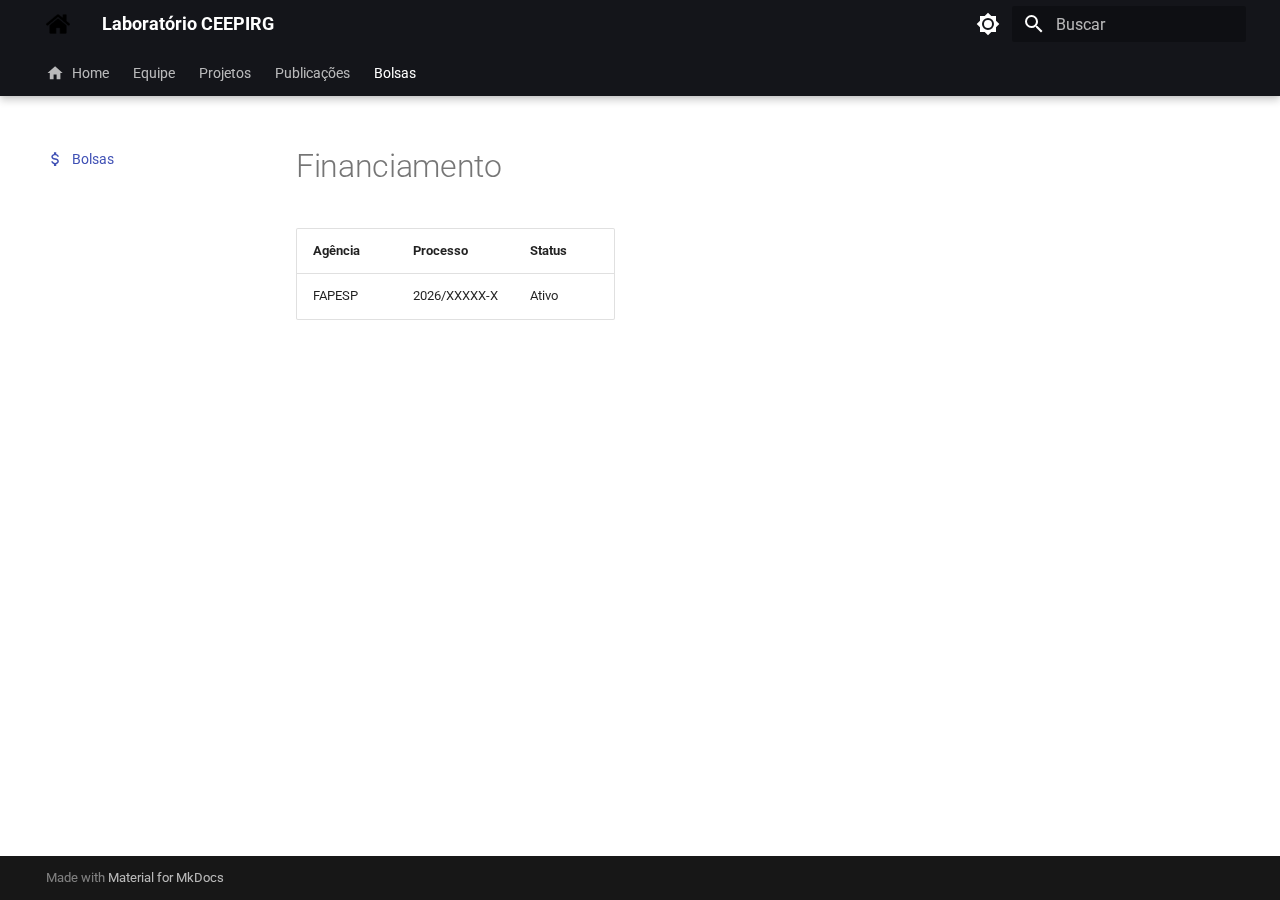
<file: site/bolsas/index.html>
<!doctype html>
<html lang="pt" class="no-js">
  <head>
    
      <meta charset="utf-8">
      <meta name="viewport" content="width=device-width,initial-scale=1">
      
      
      
        <link rel="canonical" href="https://erickribss.github.io/ceepirg/bolsas/">
      
      
        <link rel="prev" href="../publicacoes/">
      
      
      
        
      
      
      <link rel="icon" href="../assets/logo.png">
      <meta name="generator" content="mkdocs-1.6.1, mkdocs-material-9.7.1">
    
    
      
        <title>Bolsas - Laboratório CEEPIRG</title>
      
    
    
      <link rel="stylesheet" href="../assets/stylesheets/main.484c7ddc.min.css">
      
        
        <link rel="stylesheet" href="../assets/stylesheets/palette.ab4e12ef.min.css">
      
      


    
    
      
    
    
      
        
        
        <link rel="preconnect" href="https://fonts.gstatic.com" crossorigin>
        <link rel="stylesheet" href="https://fonts.googleapis.com/css?family=Roboto:300,300i,400,400i,700,700i%7CRoboto+Mono:400,400i,700,700i&display=fallback">
        <style>:root{--md-text-font:"Roboto";--md-code-font:"Roboto Mono"}</style>
      
    
    
      <link rel="stylesheet" href="../stylesheets/extra.css">
    
    <script>__md_scope=new URL("..",location),__md_hash=e=>[...e].reduce(((e,_)=>(e<<5)-e+_.charCodeAt(0)),0),__md_get=(e,_=localStorage,t=__md_scope)=>JSON.parse(_.getItem(t.pathname+"."+e)),__md_set=(e,_,t=localStorage,a=__md_scope)=>{try{t.setItem(a.pathname+"."+e,JSON.stringify(_))}catch(e){}}</script>
    
      

    
    
  </head>
  
  
    
    
      
    
    
    
    
    <body dir="ltr" data-md-color-scheme="default" data-md-color-primary="black" data-md-color-accent="red">
  
    
    <input class="md-toggle" data-md-toggle="drawer" type="checkbox" id="__drawer" autocomplete="off">
    <input class="md-toggle" data-md-toggle="search" type="checkbox" id="__search" autocomplete="off">
    <label class="md-overlay" for="__drawer"></label>
    <div data-md-component="skip">
      
        
        <a href="#financiamento" class="md-skip">
          Pular para conteúdo
        </a>
      
    </div>
    <div data-md-component="announce">
      
    </div>
    
    
      

  

<header class="md-header md-header--shadow md-header--lifted" data-md-component="header">
  <nav class="md-header__inner md-grid" aria-label="Cabeçalho">
    <a href=".." title="Laboratório CEEPIRG" class="md-header__button md-logo" aria-label="Laboratório CEEPIRG" data-md-component="logo">
      
  <img src="../assets/logo.png" alt="logo">

    </a>
    <label class="md-header__button md-icon" for="__drawer">
      
      <svg xmlns="http://www.w3.org/2000/svg" viewBox="0 0 24 24"><path d="M3 6h18v2H3zm0 5h18v2H3zm0 5h18v2H3z"/></svg>
    </label>
    <div class="md-header__title" data-md-component="header-title">
      <div class="md-header__ellipsis">
        <div class="md-header__topic">
          <span class="md-ellipsis">
            Laboratório CEEPIRG
          </span>
        </div>
        <div class="md-header__topic" data-md-component="header-topic">
          <span class="md-ellipsis">
            
              Bolsas
            
          </span>
        </div>
      </div>
    </div>
    
      
        <form class="md-header__option" data-md-component="palette">
  
    
    
    
    <input class="md-option" data-md-color-media="" data-md-color-scheme="default" data-md-color-primary="black" data-md-color-accent="red"  aria-label="Modo Escuro"  type="radio" name="__palette" id="__palette_0">
    
      <label class="md-header__button md-icon" title="Modo Escuro" for="__palette_1" hidden>
        <svg xmlns="http://www.w3.org/2000/svg" viewBox="0 0 24 24"><path d="M12 8a4 4 0 0 0-4 4 4 4 0 0 0 4 4 4 4 0 0 0 4-4 4 4 0 0 0-4-4m0 10a6 6 0 0 1-6-6 6 6 0 0 1 6-6 6 6 0 0 1 6 6 6 6 0 0 1-6 6m8-9.31V4h-4.69L12 .69 8.69 4H4v4.69L.69 12 4 15.31V20h4.69L12 23.31 15.31 20H20v-4.69L23.31 12z"/></svg>
      </label>
    
  
    
    
    
    <input class="md-option" data-md-color-media="" data-md-color-scheme="slate" data-md-color-primary="black" data-md-color-accent="red"  aria-label="Modo Claro"  type="radio" name="__palette" id="__palette_1">
    
      <label class="md-header__button md-icon" title="Modo Claro" for="__palette_0" hidden>
        <svg xmlns="http://www.w3.org/2000/svg" viewBox="0 0 24 24"><path d="M12 18c-.89 0-1.74-.2-2.5-.55C11.56 16.5 13 14.42 13 12s-1.44-4.5-3.5-5.45C10.26 6.2 11.11 6 12 6a6 6 0 0 1 6 6 6 6 0 0 1-6 6m8-9.31V4h-4.69L12 .69 8.69 4H4v4.69L.69 12 4 15.31V20h4.69L12 23.31 15.31 20H20v-4.69L23.31 12z"/></svg>
      </label>
    
  
</form>
      
    
    
      <script>var palette=__md_get("__palette");if(palette&&palette.color){if("(prefers-color-scheme)"===palette.color.media){var media=matchMedia("(prefers-color-scheme: light)"),input=document.querySelector(media.matches?"[data-md-color-media='(prefers-color-scheme: light)']":"[data-md-color-media='(prefers-color-scheme: dark)']");palette.color.media=input.getAttribute("data-md-color-media"),palette.color.scheme=input.getAttribute("data-md-color-scheme"),palette.color.primary=input.getAttribute("data-md-color-primary"),palette.color.accent=input.getAttribute("data-md-color-accent")}for(var[key,value]of Object.entries(palette.color))document.body.setAttribute("data-md-color-"+key,value)}</script>
    
    
    
      
      
        <label class="md-header__button md-icon" for="__search">
          
          <svg xmlns="http://www.w3.org/2000/svg" viewBox="0 0 24 24"><path d="M9.5 3A6.5 6.5 0 0 1 16 9.5c0 1.61-.59 3.09-1.56 4.23l.27.27h.79l5 5-1.5 1.5-5-5v-.79l-.27-.27A6.52 6.52 0 0 1 9.5 16 6.5 6.5 0 0 1 3 9.5 6.5 6.5 0 0 1 9.5 3m0 2C7 5 5 7 5 9.5S7 14 9.5 14 14 12 14 9.5 12 5 9.5 5"/></svg>
        </label>
        <div class="md-search" data-md-component="search" role="dialog">
  <label class="md-search__overlay" for="__search"></label>
  <div class="md-search__inner" role="search">
    <form class="md-search__form" name="search">
      <input type="text" class="md-search__input" name="query" aria-label="Buscar" placeholder="Buscar" autocapitalize="off" autocorrect="off" autocomplete="off" spellcheck="false" data-md-component="search-query" required>
      <label class="md-search__icon md-icon" for="__search">
        
        <svg xmlns="http://www.w3.org/2000/svg" viewBox="0 0 24 24"><path d="M9.5 3A6.5 6.5 0 0 1 16 9.5c0 1.61-.59 3.09-1.56 4.23l.27.27h.79l5 5-1.5 1.5-5-5v-.79l-.27-.27A6.52 6.52 0 0 1 9.5 16 6.5 6.5 0 0 1 3 9.5 6.5 6.5 0 0 1 9.5 3m0 2C7 5 5 7 5 9.5S7 14 9.5 14 14 12 14 9.5 12 5 9.5 5"/></svg>
        
        <svg xmlns="http://www.w3.org/2000/svg" viewBox="0 0 24 24"><path d="M20 11v2H8l5.5 5.5-1.42 1.42L4.16 12l7.92-7.92L13.5 5.5 8 11z"/></svg>
      </label>
      <nav class="md-search__options" aria-label="Pesquisar">
        
        <button type="reset" class="md-search__icon md-icon" title="Limpar" aria-label="Limpar" tabindex="-1">
          
          <svg xmlns="http://www.w3.org/2000/svg" viewBox="0 0 24 24"><path d="M19 6.41 17.59 5 12 10.59 6.41 5 5 6.41 10.59 12 5 17.59 6.41 19 12 13.41 17.59 19 19 17.59 13.41 12z"/></svg>
        </button>
      </nav>
      
    </form>
    <div class="md-search__output">
      <div class="md-search__scrollwrap" tabindex="0" data-md-scrollfix>
        <div class="md-search-result" data-md-component="search-result">
          <div class="md-search-result__meta">
            Inicializando busca
          </div>
          <ol class="md-search-result__list" role="presentation"></ol>
        </div>
      </div>
    </div>
  </div>
</div>
      
    
    
  </nav>
  
    
      
<nav class="md-tabs" aria-label="Abas" data-md-component="tabs">
  <div class="md-grid">
    <ul class="md-tabs__list">
      
        
  
  
  
  
    <li class="md-tabs__item">
      <a href=".." class="md-tabs__link">
        
  
  
    
      <svg xmlns="http://www.w3.org/2000/svg" viewBox="0 0 24 24"><path d="M10 20v-6h4v6h5v-8h3L12 3 2 12h3v8z"/></svg>
    
  
  Home

      </a>
    </li>
  

      
        
  
  
  
  
    <li class="md-tabs__item">
      <a href="../equipe/" class="md-tabs__link">
        
  
  
    
  
  Equipe

      </a>
    </li>
  

      
        
  
  
  
  
    <li class="md-tabs__item">
      <a href="../projetos/" class="md-tabs__link">
        
  
  
    
  
  Projetos

      </a>
    </li>
  

      
        
  
  
  
  
    <li class="md-tabs__item">
      <a href="../publicacoes/" class="md-tabs__link">
        
  
  
    
  
  Publicações

      </a>
    </li>
  

      
        
  
  
  
    
  
  
    <li class="md-tabs__item md-tabs__item--active">
      <a href="./" class="md-tabs__link">
        
  
  
    
  
  Bolsas

      </a>
    </li>
  

      
    </ul>
  </div>
</nav>
    
  
</header>
    
    <div class="md-container" data-md-component="container">
      
      
        
      
      <main class="md-main" data-md-component="main">
        <div class="md-main__inner md-grid">
          
            
              
              <div class="md-sidebar md-sidebar--primary" data-md-component="sidebar" data-md-type="navigation" >
                <div class="md-sidebar__scrollwrap">
                  <div class="md-sidebar__inner">
                    


  


<nav class="md-nav md-nav--primary md-nav--lifted" aria-label="Navegação" data-md-level="0">
  <label class="md-nav__title" for="__drawer">
    <a href=".." title="Laboratório CEEPIRG" class="md-nav__button md-logo" aria-label="Laboratório CEEPIRG" data-md-component="logo">
      
  <img src="../assets/logo.png" alt="logo">

    </a>
    Laboratório CEEPIRG
  </label>
  
  <ul class="md-nav__list" data-md-scrollfix>
    
      
      
  
  
  
  
    <li class="md-nav__item">
      <a href=".." class="md-nav__link">
        
  
  
    <svg xmlns="http://www.w3.org/2000/svg" viewBox="0 0 24 24"><path d="M10 20v-6h4v6h5v-8h3L12 3 2 12h3v8z"/></svg>
  
  <span class="md-ellipsis">
    
  
    Home
  

    
  </span>
  
  

      </a>
    </li>
  

    
      
      
  
  
  
  
    <li class="md-nav__item">
      <a href="../equipe/" class="md-nav__link">
        
  
  
    <svg xmlns="http://www.w3.org/2000/svg" viewBox="0 0 24 24"><path d="M12 5.5A3.5 3.5 0 0 1 15.5 9a3.5 3.5 0 0 1-3.5 3.5A3.5 3.5 0 0 1 8.5 9 3.5 3.5 0 0 1 12 5.5M5 8c.56 0 1.08.15 1.53.42-.15 1.43.27 2.85 1.13 3.96C7.16 13.34 6.16 14 5 14a3 3 0 0 1-3-3 3 3 0 0 1 3-3m14 0a3 3 0 0 1 3 3 3 3 0 0 1-3 3c-1.16 0-2.16-.66-2.66-1.62a5.54 5.54 0 0 0 1.13-3.96c.45-.27.97-.42 1.53-.42M5.5 18.25c0-2.07 2.91-3.75 6.5-3.75s6.5 1.68 6.5 3.75V20h-13zM0 20v-1.5c0-1.39 1.89-2.56 4.45-2.9-.59.68-.95 1.62-.95 2.65V20zm24 0h-3.5v-1.75c0-1.03-.36-1.97-.95-2.65 2.56.34 4.45 1.51 4.45 2.9z"/></svg>
  
  <span class="md-ellipsis">
    
  
    Equipe
  

    
  </span>
  
  

      </a>
    </li>
  

    
      
      
  
  
  
  
    <li class="md-nav__item">
      <a href="../projetos/" class="md-nav__link">
        
  
  
    <svg xmlns="http://www.w3.org/2000/svg" viewBox="0 0 24 24"><path d="M6 22a3 3 0 0 1-3-3c0-.6.18-1.16.5-1.63L9 7.81V6a1 1 0 0 1-1-1V4a2 2 0 0 1 2-2h4a2 2 0 0 1 2 2v1a1 1 0 0 1-1 1v1.81l5.5 9.56c.32.47.5 1.03.5 1.63a3 3 0 0 1-3 3zm-1-3a1 1 0 0 0 1 1h12a1 1 0 0 0 1-1c0-.21-.07-.41-.18-.57l-2.29-3.96L14 17l-5.07-5.07-3.75 6.5c-.11.16-.18.36-.18.57m8-9a1 1 0 0 0-1 1 1 1 0 0 0 1 1 1 1 0 0 0 1-1 1 1 0 0 0-1-1"/></svg>
  
  <span class="md-ellipsis">
    
  
    Projetos
  

    
  </span>
  
  

      </a>
    </li>
  

    
      
      
  
  
  
  
    <li class="md-nav__item">
      <a href="../publicacoes/" class="md-nav__link">
        
  
  
    <svg xmlns="http://www.w3.org/2000/svg" viewBox="0 0 24 24"><path d="M12 21.5c-1.35-.85-3.8-1.5-5.5-1.5-1.65 0-3.35.3-4.75 1.05-.1.05-.15.05-.25.05-.25 0-.5-.25-.5-.5V6c.6-.45 1.25-.75 2-1 1.11-.35 2.33-.5 3.5-.5 1.95 0 4.05.4 5.5 1.5 1.45-1.1 3.55-1.5 5.5-1.5 1.17 0 2.39.15 3.5.5.75.25 1.4.55 2 1v14.6c0 .25-.25.5-.5.5-.1 0-.15 0-.25-.05-1.4-.75-3.1-1.05-4.75-1.05-1.7 0-4.15.65-5.5 1.5M12 8v11.5c1.35-.85 3.8-1.5 5.5-1.5 1.2 0 2.4.15 3.5.5V7c-1.1-.35-2.3-.5-3.5-.5-1.7 0-4.15.65-5.5 1.5m1 3.5c1.11-.68 2.6-1 4.5-1 .91 0 1.76.09 2.5.28V9.23c-.87-.15-1.71-.23-2.5-.23q-2.655 0-4.5.84zm4.5.17c-1.71 0-3.21.26-4.5.79v1.69c1.11-.65 2.6-.99 4.5-.99 1.04 0 1.88.08 2.5.24v-1.5c-.87-.16-1.71-.23-2.5-.23m2.5 2.9c-.87-.16-1.71-.24-2.5-.24-1.83 0-3.33.27-4.5.8v1.69c1.11-.66 2.6-.99 4.5-.99 1.04 0 1.88.08 2.5.24z"/></svg>
  
  <span class="md-ellipsis">
    
  
    Publicações
  

    
  </span>
  
  

      </a>
    </li>
  

    
      
      
  
  
    
  
  
  
    <li class="md-nav__item md-nav__item--active">
      
      <input class="md-nav__toggle md-toggle" type="checkbox" id="__toc">
      
      
        
      
      
      <a href="./" class="md-nav__link md-nav__link--active">
        
  
  
    <svg xmlns="http://www.w3.org/2000/svg" viewBox="0 0 24 24"><path d="M7 15h2c0 1.08 1.37 2 3 2s3-.92 3-2c0-1.1-1.04-1.5-3.24-2.03C9.64 12.44 7 11.78 7 9c0-1.79 1.47-3.31 3.5-3.82V3h3v2.18C15.53 5.69 17 7.21 17 9h-2c0-1.08-1.37-2-3-2s-3 .92-3 2c0 1.1 1.04 1.5 3.24 2.03C14.36 11.56 17 12.22 17 15c0 1.79-1.47 3.31-3.5 3.82V21h-3v-2.18C8.47 18.31 7 16.79 7 15"/></svg>
  
  <span class="md-ellipsis">
    
  
    Bolsas
  

    
  </span>
  
  

      </a>
      
    </li>
  

    
  </ul>
</nav>
                  </div>
                </div>
              </div>
            
            
              
              <div class="md-sidebar md-sidebar--secondary" data-md-component="sidebar" data-md-type="toc" >
                <div class="md-sidebar__scrollwrap">
                  <div class="md-sidebar__inner">
                    

<nav class="md-nav md-nav--secondary" aria-label="Índice">
  
  
  
    
  
  
</nav>
                  </div>
                </div>
              </div>
            
          
          
            <div class="md-content" data-md-component="content">
              
              <article class="md-content__inner md-typeset">
                
                  



<h1 id="financiamento">Financiamento</h1>
<table>
<thead>
<tr>
<th style="text-align: left;">Agência</th>
<th style="text-align: left;">Processo</th>
<th style="text-align: left;">Status</th>
</tr>
</thead>
<tbody>
<tr>
<td style="text-align: left;">FAPESP</td>
<td style="text-align: left;">2026/XXXXX-X</td>
<td style="text-align: left;">Ativo</td>
</tr>
</tbody>
</table>







  
  






                
              </article>
            </div>
          
          
<script>var target=document.getElementById(location.hash.slice(1));target&&target.name&&(target.checked=target.name.startsWith("__tabbed_"))</script>
        </div>
        
          <button type="button" class="md-top md-icon" data-md-component="top" hidden>
  
  <svg xmlns="http://www.w3.org/2000/svg" viewBox="0 0 24 24"><path d="M13 20h-2V8l-5.5 5.5-1.42-1.42L12 4.16l7.92 7.92-1.42 1.42L13 8z"/></svg>
  Voltar para o topo
</button>
        
      </main>
      
        <footer class="md-footer">
  
  <div class="md-footer-meta md-typeset">
    <div class="md-footer-meta__inner md-grid">
      <div class="md-copyright">
  
  
    Made with
    <a href="https://squidfunk.github.io/mkdocs-material/" target="_blank" rel="noopener">
      Material for MkDocs
    </a>
  
</div>
      
    </div>
  </div>
</footer>
      
    </div>
    <div class="md-dialog" data-md-component="dialog">
      <div class="md-dialog__inner md-typeset"></div>
    </div>
    
    
    
      
      
      <script id="__config" type="application/json">{"annotate": null, "base": "..", "features": ["navigation.tabs", "navigation.tabs.sticky", "navigation.top"], "search": "../assets/javascripts/workers/search.2c215733.min.js", "tags": null, "translations": {"clipboard.copied": "Copiado para \u00e1rea de transfer\u00eancia", "clipboard.copy": "Copiar para \u00e1rea de transfer\u00eancia", "search.result.more.one": "mais 1 nesta p\u00e1gina", "search.result.more.other": "# mais nesta p\u00e1gina", "search.result.none": "Nenhum documento encontrado", "search.result.one": "1 documento encontrado", "search.result.other": "# documentos encontrados", "search.result.placeholder": "Digite para iniciar a busca", "search.result.term.missing": "Ausente", "select.version": "Selecione a vers\u00e3o"}, "version": null}</script>
    
    
      <script src="../assets/javascripts/bundle.79ae519e.min.js"></script>
      
    
  </body>
</html>
</file>
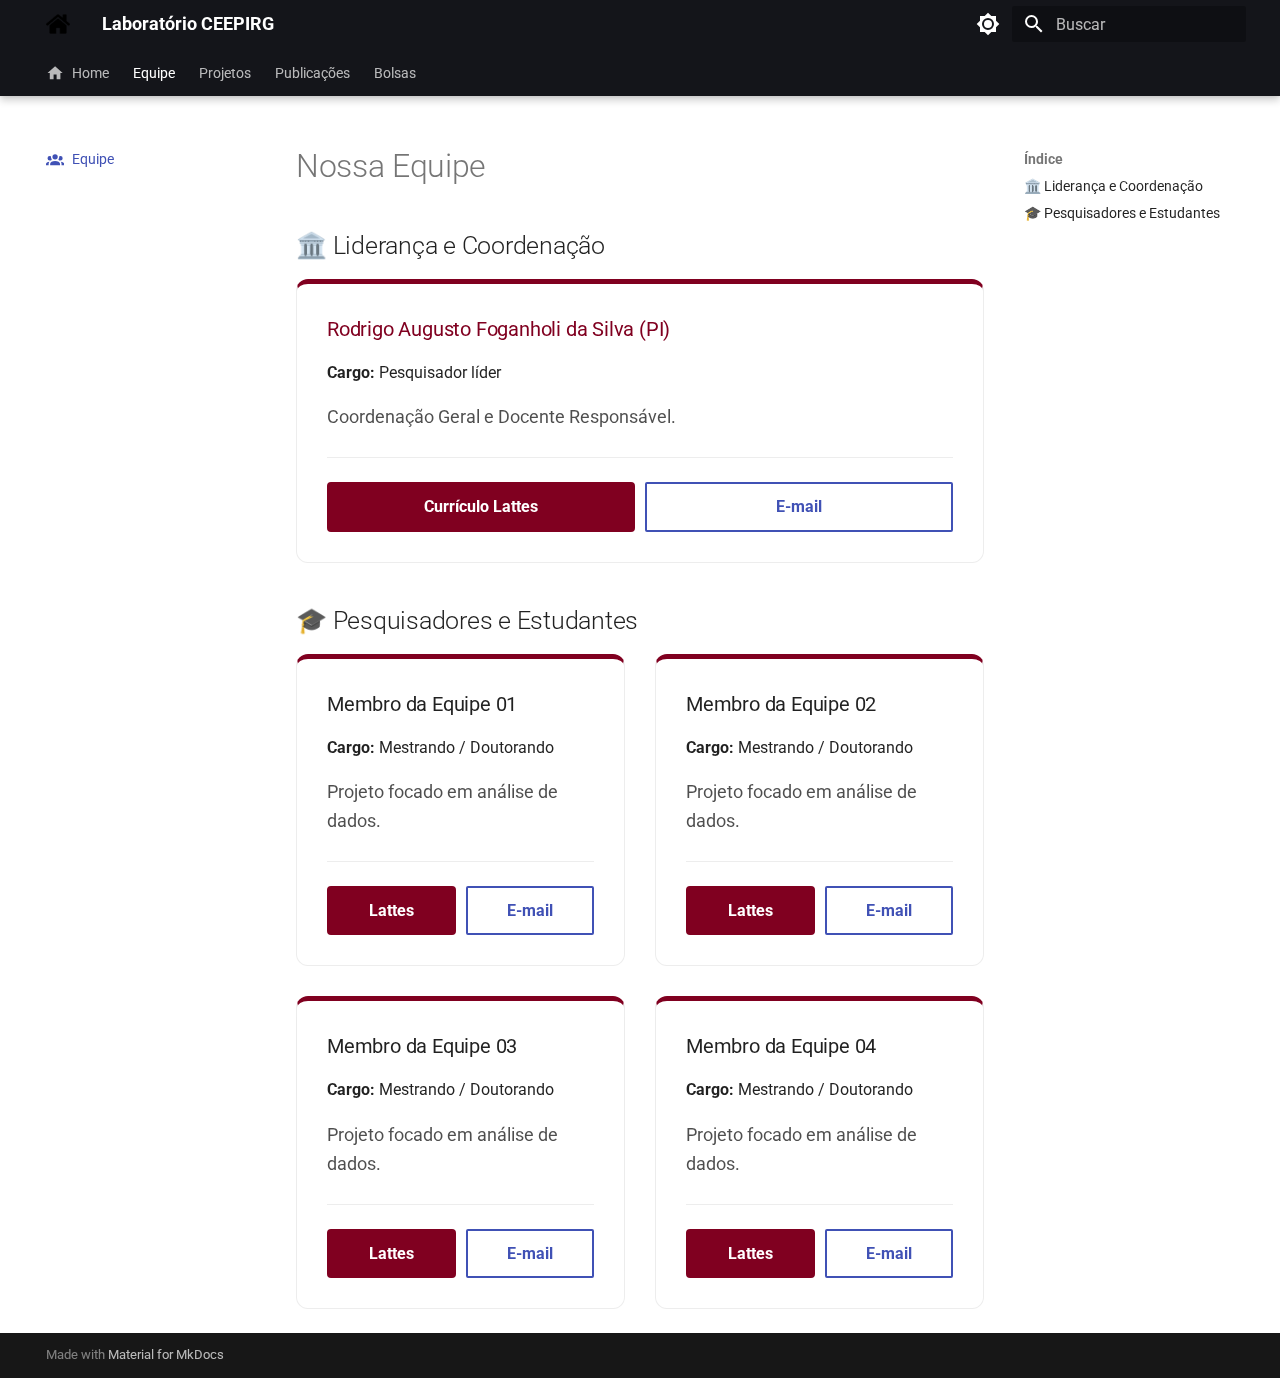
<file: site/equipe/index.html>
<!doctype html>
<html lang="pt" class="no-js">
  <head>
    
      <meta charset="utf-8">
      <meta name="viewport" content="width=device-width,initial-scale=1">
      
      
      
        <link rel="canonical" href="https://erickribss.github.io/ceepirg/equipe/">
      
      
        <link rel="prev" href="..">
      
      
        <link rel="next" href="../projetos/">
      
      
        
      
      
      <link rel="icon" href="../assets/logo.png">
      <meta name="generator" content="mkdocs-1.6.1, mkdocs-material-9.7.1">
    
    
      
        <title>Equipe - Laboratório CEEPIRG</title>
      
    
    
      <link rel="stylesheet" href="../assets/stylesheets/main.484c7ddc.min.css">
      
        
        <link rel="stylesheet" href="../assets/stylesheets/palette.ab4e12ef.min.css">
      
      


    
    
      
    
    
      
        
        
        <link rel="preconnect" href="https://fonts.gstatic.com" crossorigin>
        <link rel="stylesheet" href="https://fonts.googleapis.com/css?family=Roboto:300,300i,400,400i,700,700i%7CRoboto+Mono:400,400i,700,700i&display=fallback">
        <style>:root{--md-text-font:"Roboto";--md-code-font:"Roboto Mono"}</style>
      
    
    
      <link rel="stylesheet" href="../stylesheets/extra.css">
    
    <script>__md_scope=new URL("..",location),__md_hash=e=>[...e].reduce(((e,_)=>(e<<5)-e+_.charCodeAt(0)),0),__md_get=(e,_=localStorage,t=__md_scope)=>JSON.parse(_.getItem(t.pathname+"."+e)),__md_set=(e,_,t=localStorage,a=__md_scope)=>{try{t.setItem(a.pathname+"."+e,JSON.stringify(_))}catch(e){}}</script>
    
      

    
    
  </head>
  
  
    
    
      
    
    
    
    
    <body dir="ltr" data-md-color-scheme="default" data-md-color-primary="black" data-md-color-accent="red">
  
    
    <input class="md-toggle" data-md-toggle="drawer" type="checkbox" id="__drawer" autocomplete="off">
    <input class="md-toggle" data-md-toggle="search" type="checkbox" id="__search" autocomplete="off">
    <label class="md-overlay" for="__drawer"></label>
    <div data-md-component="skip">
      
        
        <a href="#nossa-equipe" class="md-skip">
          Pular para conteúdo
        </a>
      
    </div>
    <div data-md-component="announce">
      
    </div>
    
    
      

  

<header class="md-header md-header--shadow md-header--lifted" data-md-component="header">
  <nav class="md-header__inner md-grid" aria-label="Cabeçalho">
    <a href=".." title="Laboratório CEEPIRG" class="md-header__button md-logo" aria-label="Laboratório CEEPIRG" data-md-component="logo">
      
  <img src="../assets/logo.png" alt="logo">

    </a>
    <label class="md-header__button md-icon" for="__drawer">
      
      <svg xmlns="http://www.w3.org/2000/svg" viewBox="0 0 24 24"><path d="M3 6h18v2H3zm0 5h18v2H3zm0 5h18v2H3z"/></svg>
    </label>
    <div class="md-header__title" data-md-component="header-title">
      <div class="md-header__ellipsis">
        <div class="md-header__topic">
          <span class="md-ellipsis">
            Laboratório CEEPIRG
          </span>
        </div>
        <div class="md-header__topic" data-md-component="header-topic">
          <span class="md-ellipsis">
            
              Equipe
            
          </span>
        </div>
      </div>
    </div>
    
      
        <form class="md-header__option" data-md-component="palette">
  
    
    
    
    <input class="md-option" data-md-color-media="" data-md-color-scheme="default" data-md-color-primary="black" data-md-color-accent="red"  aria-label="Modo Escuro"  type="radio" name="__palette" id="__palette_0">
    
      <label class="md-header__button md-icon" title="Modo Escuro" for="__palette_1" hidden>
        <svg xmlns="http://www.w3.org/2000/svg" viewBox="0 0 24 24"><path d="M12 8a4 4 0 0 0-4 4 4 4 0 0 0 4 4 4 4 0 0 0 4-4 4 4 0 0 0-4-4m0 10a6 6 0 0 1-6-6 6 6 0 0 1 6-6 6 6 0 0 1 6 6 6 6 0 0 1-6 6m8-9.31V4h-4.69L12 .69 8.69 4H4v4.69L.69 12 4 15.31V20h4.69L12 23.31 15.31 20H20v-4.69L23.31 12z"/></svg>
      </label>
    
  
    
    
    
    <input class="md-option" data-md-color-media="" data-md-color-scheme="slate" data-md-color-primary="black" data-md-color-accent="red"  aria-label="Modo Claro"  type="radio" name="__palette" id="__palette_1">
    
      <label class="md-header__button md-icon" title="Modo Claro" for="__palette_0" hidden>
        <svg xmlns="http://www.w3.org/2000/svg" viewBox="0 0 24 24"><path d="M12 18c-.89 0-1.74-.2-2.5-.55C11.56 16.5 13 14.42 13 12s-1.44-4.5-3.5-5.45C10.26 6.2 11.11 6 12 6a6 6 0 0 1 6 6 6 6 0 0 1-6 6m8-9.31V4h-4.69L12 .69 8.69 4H4v4.69L.69 12 4 15.31V20h4.69L12 23.31 15.31 20H20v-4.69L23.31 12z"/></svg>
      </label>
    
  
</form>
      
    
    
      <script>var palette=__md_get("__palette");if(palette&&palette.color){if("(prefers-color-scheme)"===palette.color.media){var media=matchMedia("(prefers-color-scheme: light)"),input=document.querySelector(media.matches?"[data-md-color-media='(prefers-color-scheme: light)']":"[data-md-color-media='(prefers-color-scheme: dark)']");palette.color.media=input.getAttribute("data-md-color-media"),palette.color.scheme=input.getAttribute("data-md-color-scheme"),palette.color.primary=input.getAttribute("data-md-color-primary"),palette.color.accent=input.getAttribute("data-md-color-accent")}for(var[key,value]of Object.entries(palette.color))document.body.setAttribute("data-md-color-"+key,value)}</script>
    
    
    
      
      
        <label class="md-header__button md-icon" for="__search">
          
          <svg xmlns="http://www.w3.org/2000/svg" viewBox="0 0 24 24"><path d="M9.5 3A6.5 6.5 0 0 1 16 9.5c0 1.61-.59 3.09-1.56 4.23l.27.27h.79l5 5-1.5 1.5-5-5v-.79l-.27-.27A6.52 6.52 0 0 1 9.5 16 6.5 6.5 0 0 1 3 9.5 6.5 6.5 0 0 1 9.5 3m0 2C7 5 5 7 5 9.5S7 14 9.5 14 14 12 14 9.5 12 5 9.5 5"/></svg>
        </label>
        <div class="md-search" data-md-component="search" role="dialog">
  <label class="md-search__overlay" for="__search"></label>
  <div class="md-search__inner" role="search">
    <form class="md-search__form" name="search">
      <input type="text" class="md-search__input" name="query" aria-label="Buscar" placeholder="Buscar" autocapitalize="off" autocorrect="off" autocomplete="off" spellcheck="false" data-md-component="search-query" required>
      <label class="md-search__icon md-icon" for="__search">
        
        <svg xmlns="http://www.w3.org/2000/svg" viewBox="0 0 24 24"><path d="M9.5 3A6.5 6.5 0 0 1 16 9.5c0 1.61-.59 3.09-1.56 4.23l.27.27h.79l5 5-1.5 1.5-5-5v-.79l-.27-.27A6.52 6.52 0 0 1 9.5 16 6.5 6.5 0 0 1 3 9.5 6.5 6.5 0 0 1 9.5 3m0 2C7 5 5 7 5 9.5S7 14 9.5 14 14 12 14 9.5 12 5 9.5 5"/></svg>
        
        <svg xmlns="http://www.w3.org/2000/svg" viewBox="0 0 24 24"><path d="M20 11v2H8l5.5 5.5-1.42 1.42L4.16 12l7.92-7.92L13.5 5.5 8 11z"/></svg>
      </label>
      <nav class="md-search__options" aria-label="Pesquisar">
        
        <button type="reset" class="md-search__icon md-icon" title="Limpar" aria-label="Limpar" tabindex="-1">
          
          <svg xmlns="http://www.w3.org/2000/svg" viewBox="0 0 24 24"><path d="M19 6.41 17.59 5 12 10.59 6.41 5 5 6.41 10.59 12 5 17.59 6.41 19 12 13.41 17.59 19 19 17.59 13.41 12z"/></svg>
        </button>
      </nav>
      
    </form>
    <div class="md-search__output">
      <div class="md-search__scrollwrap" tabindex="0" data-md-scrollfix>
        <div class="md-search-result" data-md-component="search-result">
          <div class="md-search-result__meta">
            Inicializando busca
          </div>
          <ol class="md-search-result__list" role="presentation"></ol>
        </div>
      </div>
    </div>
  </div>
</div>
      
    
    
  </nav>
  
    
      
<nav class="md-tabs" aria-label="Abas" data-md-component="tabs">
  <div class="md-grid">
    <ul class="md-tabs__list">
      
        
  
  
  
  
    <li class="md-tabs__item">
      <a href=".." class="md-tabs__link">
        
  
  
    
      <svg xmlns="http://www.w3.org/2000/svg" viewBox="0 0 24 24"><path d="M10 20v-6h4v6h5v-8h3L12 3 2 12h3v8z"/></svg>
    
  
  Home

      </a>
    </li>
  

      
        
  
  
  
    
  
  
    <li class="md-tabs__item md-tabs__item--active">
      <a href="./" class="md-tabs__link">
        
  
  
    
  
  Equipe

      </a>
    </li>
  

      
        
  
  
  
  
    <li class="md-tabs__item">
      <a href="../projetos/" class="md-tabs__link">
        
  
  
    
  
  Projetos

      </a>
    </li>
  

      
        
  
  
  
  
    <li class="md-tabs__item">
      <a href="../publicacoes/" class="md-tabs__link">
        
  
  
    
  
  Publicações

      </a>
    </li>
  

      
        
  
  
  
  
    <li class="md-tabs__item">
      <a href="../bolsas/" class="md-tabs__link">
        
  
  
    
  
  Bolsas

      </a>
    </li>
  

      
    </ul>
  </div>
</nav>
    
  
</header>
    
    <div class="md-container" data-md-component="container">
      
      
        
      
      <main class="md-main" data-md-component="main">
        <div class="md-main__inner md-grid">
          
            
              
              <div class="md-sidebar md-sidebar--primary" data-md-component="sidebar" data-md-type="navigation" >
                <div class="md-sidebar__scrollwrap">
                  <div class="md-sidebar__inner">
                    


  


<nav class="md-nav md-nav--primary md-nav--lifted" aria-label="Navegação" data-md-level="0">
  <label class="md-nav__title" for="__drawer">
    <a href=".." title="Laboratório CEEPIRG" class="md-nav__button md-logo" aria-label="Laboratório CEEPIRG" data-md-component="logo">
      
  <img src="../assets/logo.png" alt="logo">

    </a>
    Laboratório CEEPIRG
  </label>
  
  <ul class="md-nav__list" data-md-scrollfix>
    
      
      
  
  
  
  
    <li class="md-nav__item">
      <a href=".." class="md-nav__link">
        
  
  
    <svg xmlns="http://www.w3.org/2000/svg" viewBox="0 0 24 24"><path d="M10 20v-6h4v6h5v-8h3L12 3 2 12h3v8z"/></svg>
  
  <span class="md-ellipsis">
    
  
    Home
  

    
  </span>
  
  

      </a>
    </li>
  

    
      
      
  
  
    
  
  
  
    <li class="md-nav__item md-nav__item--active">
      
      <input class="md-nav__toggle md-toggle" type="checkbox" id="__toc">
      
      
        
      
      
        <label class="md-nav__link md-nav__link--active" for="__toc">
          
  
  
    <svg xmlns="http://www.w3.org/2000/svg" viewBox="0 0 24 24"><path d="M12 5.5A3.5 3.5 0 0 1 15.5 9a3.5 3.5 0 0 1-3.5 3.5A3.5 3.5 0 0 1 8.5 9 3.5 3.5 0 0 1 12 5.5M5 8c.56 0 1.08.15 1.53.42-.15 1.43.27 2.85 1.13 3.96C7.16 13.34 6.16 14 5 14a3 3 0 0 1-3-3 3 3 0 0 1 3-3m14 0a3 3 0 0 1 3 3 3 3 0 0 1-3 3c-1.16 0-2.16-.66-2.66-1.62a5.54 5.54 0 0 0 1.13-3.96c.45-.27.97-.42 1.53-.42M5.5 18.25c0-2.07 2.91-3.75 6.5-3.75s6.5 1.68 6.5 3.75V20h-13zM0 20v-1.5c0-1.39 1.89-2.56 4.45-2.9-.59.68-.95 1.62-.95 2.65V20zm24 0h-3.5v-1.75c0-1.03-.36-1.97-.95-2.65 2.56.34 4.45 1.51 4.45 2.9z"/></svg>
  
  <span class="md-ellipsis">
    
  
    Equipe
  

    
  </span>
  
  

          <span class="md-nav__icon md-icon"></span>
        </label>
      
      <a href="./" class="md-nav__link md-nav__link--active">
        
  
  
    <svg xmlns="http://www.w3.org/2000/svg" viewBox="0 0 24 24"><path d="M12 5.5A3.5 3.5 0 0 1 15.5 9a3.5 3.5 0 0 1-3.5 3.5A3.5 3.5 0 0 1 8.5 9 3.5 3.5 0 0 1 12 5.5M5 8c.56 0 1.08.15 1.53.42-.15 1.43.27 2.85 1.13 3.96C7.16 13.34 6.16 14 5 14a3 3 0 0 1-3-3 3 3 0 0 1 3-3m14 0a3 3 0 0 1 3 3 3 3 0 0 1-3 3c-1.16 0-2.16-.66-2.66-1.62a5.54 5.54 0 0 0 1.13-3.96c.45-.27.97-.42 1.53-.42M5.5 18.25c0-2.07 2.91-3.75 6.5-3.75s6.5 1.68 6.5 3.75V20h-13zM0 20v-1.5c0-1.39 1.89-2.56 4.45-2.9-.59.68-.95 1.62-.95 2.65V20zm24 0h-3.5v-1.75c0-1.03-.36-1.97-.95-2.65 2.56.34 4.45 1.51 4.45 2.9z"/></svg>
  
  <span class="md-ellipsis">
    
  
    Equipe
  

    
  </span>
  
  

      </a>
      
        

<nav class="md-nav md-nav--secondary" aria-label="Índice">
  
  
  
    
  
  
    <label class="md-nav__title" for="__toc">
      <span class="md-nav__icon md-icon"></span>
      Índice
    </label>
    <ul class="md-nav__list" data-md-component="toc" data-md-scrollfix>
      
        <li class="md-nav__item">
  <a href="#lideranca-e-coordenacao" class="md-nav__link">
    <span class="md-ellipsis">
      
        🏛️ Liderança e Coordenação
      
    </span>
  </a>
  
</li>
      
        <li class="md-nav__item">
  <a href="#pesquisadores-e-estudantes" class="md-nav__link">
    <span class="md-ellipsis">
      
        🎓 Pesquisadores e Estudantes
      
    </span>
  </a>
  
</li>
      
    </ul>
  
</nav>
      
    </li>
  

    
      
      
  
  
  
  
    <li class="md-nav__item">
      <a href="../projetos/" class="md-nav__link">
        
  
  
    <svg xmlns="http://www.w3.org/2000/svg" viewBox="0 0 24 24"><path d="M6 22a3 3 0 0 1-3-3c0-.6.18-1.16.5-1.63L9 7.81V6a1 1 0 0 1-1-1V4a2 2 0 0 1 2-2h4a2 2 0 0 1 2 2v1a1 1 0 0 1-1 1v1.81l5.5 9.56c.32.47.5 1.03.5 1.63a3 3 0 0 1-3 3zm-1-3a1 1 0 0 0 1 1h12a1 1 0 0 0 1-1c0-.21-.07-.41-.18-.57l-2.29-3.96L14 17l-5.07-5.07-3.75 6.5c-.11.16-.18.36-.18.57m8-9a1 1 0 0 0-1 1 1 1 0 0 0 1 1 1 1 0 0 0 1-1 1 1 0 0 0-1-1"/></svg>
  
  <span class="md-ellipsis">
    
  
    Projetos
  

    
  </span>
  
  

      </a>
    </li>
  

    
      
      
  
  
  
  
    <li class="md-nav__item">
      <a href="../publicacoes/" class="md-nav__link">
        
  
  
    <svg xmlns="http://www.w3.org/2000/svg" viewBox="0 0 24 24"><path d="M12 21.5c-1.35-.85-3.8-1.5-5.5-1.5-1.65 0-3.35.3-4.75 1.05-.1.05-.15.05-.25.05-.25 0-.5-.25-.5-.5V6c.6-.45 1.25-.75 2-1 1.11-.35 2.33-.5 3.5-.5 1.95 0 4.05.4 5.5 1.5 1.45-1.1 3.55-1.5 5.5-1.5 1.17 0 2.39.15 3.5.5.75.25 1.4.55 2 1v14.6c0 .25-.25.5-.5.5-.1 0-.15 0-.25-.05-1.4-.75-3.1-1.05-4.75-1.05-1.7 0-4.15.65-5.5 1.5M12 8v11.5c1.35-.85 3.8-1.5 5.5-1.5 1.2 0 2.4.15 3.5.5V7c-1.1-.35-2.3-.5-3.5-.5-1.7 0-4.15.65-5.5 1.5m1 3.5c1.11-.68 2.6-1 4.5-1 .91 0 1.76.09 2.5.28V9.23c-.87-.15-1.71-.23-2.5-.23q-2.655 0-4.5.84zm4.5.17c-1.71 0-3.21.26-4.5.79v1.69c1.11-.65 2.6-.99 4.5-.99 1.04 0 1.88.08 2.5.24v-1.5c-.87-.16-1.71-.23-2.5-.23m2.5 2.9c-.87-.16-1.71-.24-2.5-.24-1.83 0-3.33.27-4.5.8v1.69c1.11-.66 2.6-.99 4.5-.99 1.04 0 1.88.08 2.5.24z"/></svg>
  
  <span class="md-ellipsis">
    
  
    Publicações
  

    
  </span>
  
  

      </a>
    </li>
  

    
      
      
  
  
  
  
    <li class="md-nav__item">
      <a href="../bolsas/" class="md-nav__link">
        
  
  
    <svg xmlns="http://www.w3.org/2000/svg" viewBox="0 0 24 24"><path d="M7 15h2c0 1.08 1.37 2 3 2s3-.92 3-2c0-1.1-1.04-1.5-3.24-2.03C9.64 12.44 7 11.78 7 9c0-1.79 1.47-3.31 3.5-3.82V3h3v2.18C15.53 5.69 17 7.21 17 9h-2c0-1.08-1.37-2-3-2s-3 .92-3 2c0 1.1 1.04 1.5 3.24 2.03C14.36 11.56 17 12.22 17 15c0 1.79-1.47 3.31-3.5 3.82V21h-3v-2.18C8.47 18.31 7 16.79 7 15"/></svg>
  
  <span class="md-ellipsis">
    
  
    Bolsas
  

    
  </span>
  
  

      </a>
    </li>
  

    
  </ul>
</nav>
                  </div>
                </div>
              </div>
            
            
              
              <div class="md-sidebar md-sidebar--secondary" data-md-component="sidebar" data-md-type="toc" >
                <div class="md-sidebar__scrollwrap">
                  <div class="md-sidebar__inner">
                    

<nav class="md-nav md-nav--secondary" aria-label="Índice">
  
  
  
    
  
  
    <label class="md-nav__title" for="__toc">
      <span class="md-nav__icon md-icon"></span>
      Índice
    </label>
    <ul class="md-nav__list" data-md-component="toc" data-md-scrollfix>
      
        <li class="md-nav__item">
  <a href="#lideranca-e-coordenacao" class="md-nav__link">
    <span class="md-ellipsis">
      
        🏛️ Liderança e Coordenação
      
    </span>
  </a>
  
</li>
      
        <li class="md-nav__item">
  <a href="#pesquisadores-e-estudantes" class="md-nav__link">
    <span class="md-ellipsis">
      
        🎓 Pesquisadores e Estudantes
      
    </span>
  </a>
  
</li>
      
    </ul>
  
</nav>
                  </div>
                </div>
              </div>
            
          
          
            <div class="md-content" data-md-component="content">
              
              <article class="md-content__inner md-typeset">
                
                  



<h1 id="nossa-equipe">Nossa Equipe</h1>
<h2 id="lideranca-e-coordenacao">🏛️ Liderança e Coordenação</h2>
<div class="card-grid">
    <div class="project-card">
        <h3 style="margin-top:0; color:#800020">Rodrigo Augusto Foganholi da Silva (PI)</h3>
        <p><strong>Cargo:</strong> Pesquisador líder</p>
        <p style="font-size: 0.9rem; opacity: 0.8">Coordenação Geral e Docente Responsável.</p>
        <hr>
        <div class="contact-buttons">
            <a href="http://lattes.cnpq.br/" target="_blank" class="md-button md-button--primary">Currículo Lattes</a>
            <a href="mailto:lider@exemplo.com" class="md-button">E-mail</a>
        </div>
    </div>
</div>

<h2 id="pesquisadores-e-estudantes">🎓 Pesquisadores e Estudantes</h2>
<div class="card-grid">

    <div class="project-card">
        <h3 style="margin-top:0">Membro da Equipe 01</h3>
        <p><strong>Cargo:</strong> Mestrando / Doutorando</p>
        <p style="font-size: 0.9rem; opacity: 0.8">Projeto focado em análise de dados.</p>
        <hr>
        <div class="contact-buttons">
            <a href="http://lattes.cnpq.br/" target="_blank" class="md-button md-button--primary">Lattes</a>
            <a href="mailto:aluno1@exemplo.com" class="md-button">E-mail</a>
        </div>
    </div>
    <div class="project-card">
        <h3 style="margin-top:0">Membro da Equipe 02</h3>
        <p><strong>Cargo:</strong> Mestrando / Doutorando</p>
        <p style="font-size: 0.9rem; opacity: 0.8">Projeto focado em análise de dados.</p>
        <hr>
        <div class="contact-buttons">
            <a href="http://lattes.cnpq.br/" target="_blank" class="md-button md-button--primary">Lattes</a>
            <a href="mailto:aluno2@exemplo.com" class="md-button">E-mail</a>
        </div>
    </div>
    <div class="project-card">
        <h3 style="margin-top:0">Membro da Equipe 03</h3>
        <p><strong>Cargo:</strong> Mestrando / Doutorando</p>
        <p style="font-size: 0.9rem; opacity: 0.8">Projeto focado em análise de dados.</p>
        <hr>
        <div class="contact-buttons">
            <a href="http://lattes.cnpq.br/" target="_blank" class="md-button md-button--primary">Lattes</a>
            <a href="mailto:aluno3@exemplo.com" class="md-button">E-mail</a>
        </div>
    </div>
    <div class="project-card">
        <h3 style="margin-top:0">Membro da Equipe 04</h3>
        <p><strong>Cargo:</strong> Mestrando / Doutorando</p>
        <p style="font-size: 0.9rem; opacity: 0.8">Projeto focado em análise de dados.</p>
        <hr>
        <div class="contact-buttons">
            <a href="http://lattes.cnpq.br/" target="_blank" class="md-button md-button--primary">Lattes</a>
            <a href="mailto:aluno4@exemplo.com" class="md-button">E-mail</a>
        </div>
    </div>
</div>







  
  






                
              </article>
            </div>
          
          
<script>var target=document.getElementById(location.hash.slice(1));target&&target.name&&(target.checked=target.name.startsWith("__tabbed_"))</script>
        </div>
        
          <button type="button" class="md-top md-icon" data-md-component="top" hidden>
  
  <svg xmlns="http://www.w3.org/2000/svg" viewBox="0 0 24 24"><path d="M13 20h-2V8l-5.5 5.5-1.42-1.42L12 4.16l7.92 7.92-1.42 1.42L13 8z"/></svg>
  Voltar para o topo
</button>
        
      </main>
      
        <footer class="md-footer">
  
  <div class="md-footer-meta md-typeset">
    <div class="md-footer-meta__inner md-grid">
      <div class="md-copyright">
  
  
    Made with
    <a href="https://squidfunk.github.io/mkdocs-material/" target="_blank" rel="noopener">
      Material for MkDocs
    </a>
  
</div>
      
    </div>
  </div>
</footer>
      
    </div>
    <div class="md-dialog" data-md-component="dialog">
      <div class="md-dialog__inner md-typeset"></div>
    </div>
    
    
    
      
      
      <script id="__config" type="application/json">{"annotate": null, "base": "..", "features": ["navigation.tabs", "navigation.tabs.sticky", "navigation.top"], "search": "../assets/javascripts/workers/search.2c215733.min.js", "tags": null, "translations": {"clipboard.copied": "Copiado para \u00e1rea de transfer\u00eancia", "clipboard.copy": "Copiar para \u00e1rea de transfer\u00eancia", "search.result.more.one": "mais 1 nesta p\u00e1gina", "search.result.more.other": "# mais nesta p\u00e1gina", "search.result.none": "Nenhum documento encontrado", "search.result.one": "1 documento encontrado", "search.result.other": "# documentos encontrados", "search.result.placeholder": "Digite para iniciar a busca", "search.result.term.missing": "Ausente", "select.version": "Selecione a vers\u00e3o"}, "version": null}</script>
    
    
      <script src="../assets/javascripts/bundle.79ae519e.min.js"></script>
      
    
  </body>
</html>
</file>
<file: stylesheets/extra.css>
:root {
    --md-accent-fg-color: #800020;
    --md-primary-fg-color: #000000;
}

/* Hero Section Ajustada */
.hero-section {
    /* 1. Define uma altura mínima grande para mostrar bem a foto */
    min-height: 60vh; /* Ocupa 60% da altura da tela */
    
    /* 2. Alinhamento Inteligente (Flexbox) */
    display: flex;
    flex-direction: column;
    justify-content: flex-end; /* EMPURRA O TEXTO PARA BAIXO */
    align-items: center;
    padding-bottom: 3rem; /* Espaço entre o texto e a borda de baixo */
    
    /* 3. Gradiente Suave (Mais transparente em cima para ver a logo, mais escuro embaixo para ler o texto) */
    background: linear-gradient(to bottom, rgba(0,0,0,0.2) 0%, rgba(0,0,0,0.9) 100%), url('https://i.ibb.co/JP7ztsY/logo-ceepirg.webp');
    
    background-size: cover;
    background-position: center;
    background-repeat: no-repeat;
    
    border-radius: 0 0 25px 25px;
    margin-bottom: 2rem;
    color: white;
}

.hero-title {
    /* 4. Fonte menor para não brigar com a logo */
    font-size: 2.2rem; /* Reduzi de 3.5rem para 2.2rem */
    font-weight: 700;
    text-shadow: 2px 2px 5px rgba(0,0,0,0.8);
    margin-bottom: 0.5rem;
    line-height: 1.2;
}

/* Estilo dos Cards */
.card-grid {
    display: grid;
    grid-template-columns: repeat(auto-fit, minmax(280px, 1fr));
    gap: 1.5rem;
}

.project-card {
    background: var(--md-default-bg-color);
    border: 1px solid var(--md-default-fg-color--lightest);
    border-top: 5px solid #800020;
    border-radius: 12px;
    padding: 1.5rem;
    transition: all 0.3s cubic-bezier(0.4, 0, 0.2, 1);
}

.project-card:hover {
    transform: translateY(-8px);
    box-shadow: 0 12px 24px rgba(0,0,0,0.1);
    border-color: #800020;
}

/* Botões */
.md-button--primary {
    background-color: #800020 !important;
    border-radius: 4px !important;
    border-color: #800020 !important;
}

.contact-buttons {
    display: flex;
    gap: 10px;
    margin-top: 15px;
}
.contact-buttons a {
    flex: 1;
    text-align: center;
    font-size: 0.8rem;
}
</file>
<file: site/stylesheets/extra.css>
:root {
    --md-accent-fg-color: #800020;
    --md-primary-fg-color: #000000;
}

/* Hero Section Ajustada */
.hero-section {
    /* 1. Define uma altura mínima grande para mostrar bem a foto */
    min-height: 60vh; /* Ocupa 60% da altura da tela */
    
    /* 2. Alinhamento Inteligente (Flexbox) */
    display: flex;
    flex-direction: column;
    justify-content: flex-end; /* EMPURRA O TEXTO PARA BAIXO */
    align-items: center;
    padding-bottom: 3rem; /* Espaço entre o texto e a borda de baixo */
    
    /* 3. Gradiente Suave (Mais transparente em cima para ver a logo, mais escuro embaixo para ler o texto) */
    background: linear-gradient(to bottom, rgba(0,0,0,0.2) 0%, rgba(0,0,0,0.9) 100%), url('https://i.ibb.co/JP7ztsY/logo-ceepirg.webp');
    
    background-size: cover;
    background-position: center;
    background-repeat: no-repeat;
    
    border-radius: 0 0 25px 25px;
    margin-bottom: 2rem;
    color: white;
}

.hero-title {
    /* 4. Fonte menor para não brigar com a logo */
    font-size: 2.2rem; /* Reduzi de 3.5rem para 2.2rem */
    font-weight: 700;
    text-shadow: 2px 2px 5px rgba(0,0,0,0.8);
    margin-bottom: 0.5rem;
    line-height: 1.2;
}

/* Estilo dos Cards */
.card-grid {
    display: grid;
    grid-template-columns: repeat(auto-fit, minmax(280px, 1fr));
    gap: 1.5rem;
}

.project-card {
    background: var(--md-default-bg-color);
    border: 1px solid var(--md-default-fg-color--lightest);
    border-top: 5px solid #800020;
    border-radius: 12px;
    padding: 1.5rem;
    transition: all 0.3s cubic-bezier(0.4, 0, 0.2, 1);
}

.project-card:hover {
    transform: translateY(-8px);
    box-shadow: 0 12px 24px rgba(0,0,0,0.1);
    border-color: #800020;
}

/* Botões */
.md-button--primary {
    background-color: #800020 !important;
    border-radius: 4px !important;
    border-color: #800020 !important;
}

.contact-buttons {
    display: flex;
    gap: 10px;
    margin-top: 15px;
}
.contact-buttons a {
    flex: 1;
    text-align: center;
    font-size: 0.8rem;
}
</file>
<file: assets/stylesheets/main.484c7ddc.min.css>
@charset "UTF-8";html{-webkit-text-size-adjust:none;-moz-text-size-adjust:none;text-size-adjust:none;box-sizing:border-box}*,:after,:before{box-sizing:inherit}@media (prefers-reduced-motion){*,:after,:before{transition:none!important}}body{margin:0}a,button,input,label{-webkit-tap-highlight-color:transparent}a{color:inherit;text-decoration:none}hr{border:0;box-sizing:initial;display:block;height:.05rem;overflow:visible;padding:0}small{font-size:80%}sub,sup{line-height:1em}img{border-style:none}table{border-collapse:initial;border-spacing:0}td,th{font-weight:400;vertical-align:top}button{background:#0000;border:0;font-family:inherit;font-size:inherit;margin:0;padding:0}input{border:0;outline:none}:root{--md-primary-fg-color:#4051b5;--md-primary-fg-color--light:#5d6cc0;--md-primary-fg-color--dark:#303fa1;--md-primary-bg-color:#fff;--md-primary-bg-color--light:#ffffffb3;--md-accent-fg-color:#526cfe;--md-accent-fg-color--transparent:#526cfe1a;--md-accent-bg-color:#fff;--md-accent-bg-color--light:#ffffffb3}[data-md-color-scheme=default]{color-scheme:light}[data-md-color-scheme=default] img[src$="#gh-dark-mode-only"],[data-md-color-scheme=default] img[src$="#only-dark"]{display:none}:root,[data-md-color-scheme=default]{--md-hue:225deg;--md-default-fg-color:#000000de;--md-default-fg-color--light:#0000008a;--md-default-fg-color--lighter:#00000052;--md-default-fg-color--lightest:#00000012;--md-default-bg-color:#fff;--md-default-bg-color--light:#ffffffb3;--md-default-bg-color--lighter:#ffffff4d;--md-default-bg-color--lightest:#ffffff1f;--md-code-fg-color:#36464e;--md-code-bg-color:#f5f5f5;--md-code-bg-color--light:#f5f5f5b3;--md-code-bg-color--lighter:#f5f5f54d;--md-code-hl-color:#4287ff;--md-code-hl-color--light:#4287ff1a;--md-code-hl-number-color:#d52a2a;--md-code-hl-special-color:#db1457;--md-code-hl-function-color:#a846b9;--md-code-hl-constant-color:#6e59d9;--md-code-hl-keyword-color:#3f6ec6;--md-code-hl-string-color:#1c7d4d;--md-code-hl-name-color:var(--md-code-fg-color);--md-code-hl-operator-color:var(--md-default-fg-color--light);--md-code-hl-punctuation-color:var(--md-default-fg-color--light);--md-code-hl-comment-color:var(--md-default-fg-color--light);--md-code-hl-generic-color:var(--md-default-fg-color--light);--md-code-hl-variable-color:var(--md-default-fg-color--light);--md-typeset-color:var(--md-default-fg-color);--md-typeset-a-color:var(--md-primary-fg-color);--md-typeset-del-color:#f5503d26;--md-typeset-ins-color:#0bd57026;--md-typeset-kbd-color:#fafafa;--md-typeset-kbd-accent-color:#fff;--md-typeset-kbd-border-color:#b8b8b8;--md-typeset-mark-color:#ffff0080;--md-typeset-table-color:#0000001f;--md-typeset-table-color--light:rgba(0,0,0,.035);--md-admonition-fg-color:var(--md-default-fg-color);--md-admonition-bg-color:var(--md-default-bg-color);--md-warning-fg-color:#000000de;--md-warning-bg-color:#ff9;--md-footer-fg-color:#fff;--md-footer-fg-color--light:#ffffffb3;--md-footer-fg-color--lighter:#ffffff73;--md-footer-bg-color:#000000de;--md-footer-bg-color--dark:#00000052;--md-shadow-z1:0 0.2rem 0.5rem #0000000d,0 0 0.05rem #0000001a;--md-shadow-z2:0 0.2rem 0.5rem #0000001a,0 0 0.05rem #00000040;--md-shadow-z3:0 0.2rem 0.5rem #0003,0 0 0.05rem #00000059}.md-icon svg{fill:currentcolor;display:block;height:1.2rem;width:1.2rem}body{-webkit-font-smoothing:antialiased;-moz-osx-font-smoothing:grayscale;--md-text-font-family:var(--md-text-font,_),-apple-system,BlinkMacSystemFont,Helvetica,Arial,sans-serif;--md-code-font-family:var(--md-code-font,_),SFMono-Regular,Consolas,Menlo,monospace}aside,body,input{font-feature-settings:"kern","liga";color:var(--md-typeset-color);font-family:var(--md-text-font-family)}code,kbd,pre{font-feature-settings:"kern";font-family:var(--md-code-font-family)}:root{--md-typeset-table-sort-icon:url('data:image/svg+xml;charset=utf-8,<svg xmlns="http://www.w3.org/2000/svg" viewBox="0 0 24 24"><path d="m18 21-4-4h3V7h-3l4-4 4 4h-3v10h3M2 19v-2h10v2M2 13v-2h7v2M2 7V5h4v2z"/></svg>');--md-typeset-table-sort-icon--asc:url('data:image/svg+xml;charset=utf-8,<svg xmlns="http://www.w3.org/2000/svg" viewBox="0 0 24 24"><path d="M19 17h3l-4 4-4-4h3V3h2M2 17h10v2H2M6 5v2H2V5m0 6h7v2H2z"/></svg>');--md-typeset-table-sort-icon--desc:url('data:image/svg+xml;charset=utf-8,<svg xmlns="http://www.w3.org/2000/svg" viewBox="0 0 24 24"><path d="M19 7h3l-4-4-4 4h3v14h2M2 17h10v2H2M6 5v2H2V5m0 6h7v2H2z"/></svg>')}.md-typeset{-webkit-print-color-adjust:exact;color-adjust:exact;font-size:.8rem;line-height:1.6;overflow-wrap:break-word}@media print{.md-typeset{font-size:.68rem}}.md-typeset blockquote,.md-typeset dl,.md-typeset figure,.md-typeset ol,.md-typeset pre,.md-typeset ul{margin-bottom:1em;margin-top:1em}.md-typeset h1{color:var(--md-default-fg-color--light);font-size:2em;line-height:1.3;margin:0 0 1.25em}.md-typeset h1,.md-typeset h2{font-weight:300;letter-spacing:-.01em}.md-typeset h2{font-size:1.5625em;line-height:1.4;margin:1.6em 0 .64em}.md-typeset h3{font-size:1.25em;font-weight:400;letter-spacing:-.01em;line-height:1.5;margin:1.6em 0 .8em}.md-typeset h2+h3{margin-top:.8em}.md-typeset h4{font-weight:700;letter-spacing:-.01em;margin:1em 0}.md-typeset h5,.md-typeset h6{color:var(--md-default-fg-color--light);font-size:.8em;font-weight:700;letter-spacing:-.01em;margin:1.25em 0}.md-typeset h5{text-transform:uppercase}.md-typeset h5 code{text-transform:none}.md-typeset hr{border-bottom:.05rem solid var(--md-default-fg-color--lightest);display:flow-root;margin:1.5em 0}.md-typeset a{color:var(--md-typeset-a-color);word-break:break-word}.md-typeset a,.md-typeset a:before{transition:color 125ms}.md-typeset a:focus,.md-typeset a:hover{color:var(--md-accent-fg-color)}.md-typeset a:focus code,.md-typeset a:hover code{background-color:var(--md-accent-fg-color--transparent);color:var(--md-accent-fg-color)}.md-typeset a code{color:var(--md-typeset-a-color)}.md-typeset a.focus-visible{outline-color:var(--md-accent-fg-color);outline-offset:.2rem}.md-typeset code,.md-typeset kbd,.md-typeset pre{color:var(--md-code-fg-color);direction:ltr;font-variant-ligatures:none;transition:background-color 125ms}@media print{.md-typeset code,.md-typeset kbd,.md-typeset pre{white-space:pre-wrap}}.md-typeset code{background-color:var(--md-code-bg-color);border-radius:.1rem;-webkit-box-decoration-break:clone;box-decoration-break:clone;font-size:.85em;padding:0 .2941176471em;transition:color 125ms,background-color 125ms;word-break:break-word}.md-typeset code:not(.focus-visible){-webkit-tap-highlight-color:transparent;outline:none}.md-typeset pre{display:flow-root;line-height:1.4;position:relative}.md-typeset pre>code{-webkit-box-decoration-break:slice;box-decoration-break:slice;box-shadow:none;display:block;margin:0;outline-color:var(--md-accent-fg-color);overflow:auto;padding:.7720588235em 1.1764705882em;scrollbar-color:var(--md-default-fg-color--lighter) #0000;scrollbar-width:thin;touch-action:auto;word-break:normal}.md-typeset pre>code:hover{scrollbar-color:var(--md-accent-fg-color) #0000}.md-typeset pre>code::-webkit-scrollbar{height:.2rem;width:.2rem}.md-typeset pre>code::-webkit-scrollbar-thumb{background-color:var(--md-default-fg-color--lighter)}.md-typeset pre>code::-webkit-scrollbar-thumb:hover{background-color:var(--md-accent-fg-color)}.md-typeset kbd{background-color:var(--md-typeset-kbd-color);border-radius:.1rem;box-shadow:0 .1rem 0 .05rem var(--md-typeset-kbd-border-color),0 .1rem 0 var(--md-typeset-kbd-border-color),0 -.1rem .2rem var(--md-typeset-kbd-accent-color) inset;color:var(--md-default-fg-color);display:inline-block;font-size:.75em;padding:0 .6666666667em;vertical-align:text-top;word-break:break-word}.md-typeset mark{background-color:var(--md-typeset-mark-color);-webkit-box-decoration-break:clone;box-decoration-break:clone;color:inherit;word-break:break-word}.md-typeset abbr{cursor:help;text-decoration:none}.md-typeset [data-preview],.md-typeset abbr{border-bottom:.05rem dotted var(--md-default-fg-color--light)}.md-typeset small{opacity:.75}[dir=ltr] .md-typeset sub,[dir=ltr] .md-typeset sup{margin-left:.078125em}[dir=rtl] .md-typeset sub,[dir=rtl] .md-typeset sup{margin-right:.078125em}[dir=ltr] .md-typeset blockquote{padding-left:.6rem}[dir=rtl] .md-typeset blockquote{padding-right:.6rem}[dir=ltr] .md-typeset blockquote{border-left:.2rem solid var(--md-default-fg-color--lighter)}[dir=rtl] .md-typeset blockquote{border-right:.2rem solid var(--md-default-fg-color--lighter)}.md-typeset blockquote{color:var(--md-default-fg-color--light);margin-left:0;margin-right:0}.md-typeset ul{list-style-type:disc}.md-typeset ul[type]{list-style-type:revert-layer}[dir=ltr] .md-typeset ol,[dir=ltr] .md-typeset ul{margin-left:.625em}[dir=rtl] .md-typeset ol,[dir=rtl] .md-typeset ul{margin-right:.625em}.md-typeset ol,.md-typeset ul{padding:0}.md-typeset ol:not([hidden]),.md-typeset ul:not([hidden]){display:flow-root}.md-typeset ol ol,.md-typeset ul ol{list-style-type:lower-alpha}.md-typeset ol ol ol,.md-typeset ul ol ol{list-style-type:lower-roman}.md-typeset ol ol ol ol,.md-typeset ul ol ol ol{list-style-type:upper-alpha}.md-typeset ol ol ol ol ol,.md-typeset ul ol ol ol ol{list-style-type:upper-roman}.md-typeset ol[type],.md-typeset ul[type]{list-style-type:revert-layer}[dir=ltr] .md-typeset ol li,[dir=ltr] .md-typeset ul li{margin-left:1.25em}[dir=rtl] .md-typeset ol li,[dir=rtl] .md-typeset ul li{margin-right:1.25em}.md-typeset ol li,.md-typeset ul li{margin-bottom:.5em}.md-typeset ol li blockquote,.md-typeset ol li p,.md-typeset ul li blockquote,.md-typeset ul li p{margin:.5em 0}.md-typeset ol li:last-child,.md-typeset ul li:last-child{margin-bottom:0}[dir=ltr] .md-typeset ol li ol,[dir=ltr] .md-typeset ol li ul,[dir=ltr] .md-typeset ul li ol,[dir=ltr] .md-typeset ul li ul{margin-left:.625em}[dir=rtl] .md-typeset ol li ol,[dir=rtl] .md-typeset ol li ul,[dir=rtl] .md-typeset ul li ol,[dir=rtl] .md-typeset ul li ul{margin-right:.625em}.md-typeset ol li ol,.md-typeset ol li ul,.md-typeset ul li ol,.md-typeset ul li ul{margin-bottom:.5em;margin-top:.5em}[dir=ltr] .md-typeset dd{margin-left:1.875em}[dir=rtl] .md-typeset dd{margin-right:1.875em}.md-typeset dd{margin-bottom:1.5em;margin-top:1em}.md-typeset img,.md-typeset svg,.md-typeset video{height:auto;max-width:100%}.md-typeset img[align=left]{margin:1em 1em 1em 0}.md-typeset img[align=right]{margin:1em 0 1em 1em}.md-typeset img[align]:only-child{margin-top:0}.md-typeset figure{display:flow-root;margin:1em auto;max-width:100%;text-align:center;width:fit-content}.md-typeset figure img{display:block;margin:0 auto}.md-typeset figcaption{font-style:italic;margin:1em auto;max-width:24rem}.md-typeset iframe{max-width:100%}.md-typeset table:not([class]){background-color:var(--md-default-bg-color);border:.05rem solid var(--md-typeset-table-color);border-radius:.1rem;display:inline-block;font-size:.64rem;max-width:100%;overflow:auto;touch-action:auto}@media print{.md-typeset table:not([class]){display:table}}.md-typeset table:not([class])+*{margin-top:1.5em}.md-typeset table:not([class]) td>:first-child,.md-typeset table:not([class]) th>:first-child{margin-top:0}.md-typeset table:not([class]) td>:last-child,.md-typeset table:not([class]) th>:last-child{margin-bottom:0}.md-typeset table:not([class]) td:not([align]),.md-typeset table:not([class]) th:not([align]){text-align:left}[dir=rtl] .md-typeset table:not([class]) td:not([align]),[dir=rtl] .md-typeset table:not([class]) th:not([align]){text-align:right}.md-typeset table:not([class]) th{font-weight:700;min-width:5rem;padding:.9375em 1.25em;vertical-align:top}.md-typeset table:not([class]) td{border-top:.05rem solid var(--md-typeset-table-color);padding:.9375em 1.25em;vertical-align:top}.md-typeset table:not([class]) tbody tr{transition:background-color 125ms}.md-typeset table:not([class]) tbody tr:hover{background-color:var(--md-typeset-table-color--light);box-shadow:0 .05rem 0 var(--md-default-bg-color) inset}.md-typeset table:not([class]) a{word-break:normal}.md-typeset table th[role=columnheader]{cursor:pointer}[dir=ltr] .md-typeset table th[role=columnheader]:after{margin-left:.5em}[dir=rtl] .md-typeset table th[role=columnheader]:after{margin-right:.5em}.md-typeset table th[role=columnheader]:after{content:"";display:inline-block;height:1.2em;-webkit-mask-image:var(--md-typeset-table-sort-icon);mask-image:var(--md-typeset-table-sort-icon);-webkit-mask-repeat:no-repeat;mask-repeat:no-repeat;-webkit-mask-size:contain;mask-size:contain;transition:background-color 125ms;vertical-align:text-bottom;width:1.2em}.md-typeset table th[role=columnheader]:hover:after{background-color:var(--md-default-fg-color--lighter)}.md-typeset table th[role=columnheader][aria-sort=ascending]:after{background-color:var(--md-default-fg-color--light);-webkit-mask-image:var(--md-typeset-table-sort-icon--asc);mask-image:var(--md-typeset-table-sort-icon--asc)}.md-typeset table th[role=columnheader][aria-sort=descending]:after{background-color:var(--md-default-fg-color--light);-webkit-mask-image:var(--md-typeset-table-sort-icon--desc);mask-image:var(--md-typeset-table-sort-icon--desc)}.md-typeset__scrollwrap{margin:1em -.8rem;overflow-x:auto;touch-action:auto}.md-typeset__table{display:inline-block;margin-bottom:.5em;padding:0 .8rem}@media print{.md-typeset__table{display:block}}html .md-typeset__table table{display:table;margin:0;overflow:hidden;width:100%}@media screen and (max-width:44.984375em){.md-content__inner>pre{margin:1em -.8rem}.md-content__inner>pre code{border-radius:0}}.md-typeset .md-author{border-radius:100%;display:block;flex-shrink:0;height:1.6rem;overflow:hidden;position:relative;transition:color 125ms,transform 125ms;width:1.6rem}.md-typeset .md-author img{display:block}.md-typeset .md-author--more{background:var(--md-default-fg-color--lightest);color:var(--md-default-fg-color--lighter);font-size:.6rem;font-weight:700;line-height:1.6rem;text-align:center}.md-typeset .md-author--long{height:2.4rem;width:2.4rem}.md-typeset a.md-author{transform:scale(1)}.md-typeset a.md-author img{border-radius:100%;filter:grayscale(100%) opacity(75%);transition:filter 125ms}.md-typeset a.md-author:focus,.md-typeset a.md-author:hover{transform:scale(1.1);z-index:1}.md-typeset a.md-author:focus img,.md-typeset a.md-author:hover img{filter:grayscale(0)}.md-banner{background-color:var(--md-footer-bg-color);color:var(--md-footer-fg-color);overflow:auto}@media print{.md-banner{display:none}}.md-banner--warning{background-color:var(--md-warning-bg-color);color:var(--md-warning-fg-color)}.md-banner__inner{font-size:.7rem;margin:.6rem auto;padding:0 .8rem}[dir=ltr] .md-banner__button{float:right}[dir=rtl] .md-banner__button{float:left}.md-banner__button{color:inherit;cursor:pointer;transition:opacity .25s}.no-js .md-banner__button{display:none}.md-banner__button:hover{opacity:.7}html{font-size:125%;height:100%;overflow-x:hidden}@media screen and (min-width:100em){html{font-size:137.5%}}@media screen and (min-width:125em){html{font-size:150%}}body{background-color:var(--md-default-bg-color);display:flex;flex-direction:column;font-size:.5rem;min-height:100%;position:relative;width:100%}@media print{body{display:block}}@media screen and (max-width:59.984375em){body[data-md-scrolllock]{position:fixed}}.md-grid{margin-left:auto;margin-right:auto;max-width:61rem}.md-container{display:flex;flex-direction:column;flex-grow:1}@media print{.md-container{display:block}}.md-main{flex-grow:1}.md-main__inner{display:flex;height:100%;margin-top:1.5rem}.md-ellipsis{overflow:hidden;text-overflow:ellipsis}.md-toggle{display:none}.md-option{height:0;opacity:0;position:absolute;width:0}.md-option:checked+label:not([hidden]){display:block}.md-option.focus-visible+label{outline-color:var(--md-accent-fg-color);outline-style:auto}.md-skip{background-color:var(--md-default-fg-color);border-radius:.1rem;color:var(--md-default-bg-color);font-size:.64rem;margin:.5rem;opacity:0;outline-color:var(--md-accent-fg-color);padding:.3rem .5rem;position:fixed;transform:translateY(.4rem);z-index:-1}.md-skip:focus{opacity:1;transform:translateY(0);transition:transform .25s cubic-bezier(.4,0,.2,1),opacity 175ms 75ms;z-index:10}@page{margin:25mm}:root{--md-clipboard-icon:url('data:image/svg+xml;charset=utf-8,<svg xmlns="http://www.w3.org/2000/svg" viewBox="0 0 24 24"><path d="M19 21H8V7h11m0-2H8a2 2 0 0 0-2 2v14a2 2 0 0 0 2 2h11a2 2 0 0 0 2-2V7a2 2 0 0 0-2-2m-3-4H4a2 2 0 0 0-2 2v14h2V3h12z"/></svg>')}.md-clipboard{border-radius:.1rem;color:var(--md-default-fg-color--lightest);cursor:pointer;height:1.5em;outline-color:var(--md-accent-fg-color);outline-offset:.1rem;transition:color .25s;width:1.5em;z-index:1}@media print{.md-clipboard{display:none}}.md-clipboard:not(.focus-visible){-webkit-tap-highlight-color:transparent;outline:none}:hover>.md-clipboard{color:var(--md-default-fg-color--light)}.md-clipboard:focus,.md-clipboard:hover{color:var(--md-accent-fg-color)}.md-clipboard:after{background-color:currentcolor;content:"";display:block;height:1.125em;margin:0 auto;-webkit-mask-image:var(--md-clipboard-icon);mask-image:var(--md-clipboard-icon);-webkit-mask-position:center;mask-position:center;-webkit-mask-repeat:no-repeat;mask-repeat:no-repeat;-webkit-mask-size:contain;mask-size:contain;width:1.125em}.md-clipboard--inline{cursor:pointer}.md-clipboard--inline code{transition:color .25s,background-color .25s}.md-clipboard--inline:focus code,.md-clipboard--inline:hover code{background-color:var(--md-accent-fg-color--transparent);color:var(--md-accent-fg-color)}:root{--md-code-select-icon:url('data:image/svg+xml;charset=utf-8,<svg xmlns="http://www.w3.org/2000/svg" viewBox="0 0 24 24"><path d="M19 19h-4v2h4c1.1 0 2-.9 2-2v-4h-2m0-12h-4v2h4v4h2V5c0-1.1-.9-2-2-2M5 5h4V3H5c-1.1 0-2 .9-2 2v4h2m0 6H3v4c0 1.1.9 2 2 2h4v-2H5zm2-4h2v2H7zm4 0h2v2h-2zm4 0h2v2h-2zM7 7h2v2H7zm4 0h2v2h-2zm4 0h2v2h-2zm-8 8h2v2H7zm4 0h2v2h-2zm4 0h2v2h-2z"/></svg>');--md-code-copy-icon:url('data:image/svg+xml;charset=utf-8,<svg xmlns="http://www.w3.org/2000/svg" viewBox="0 0 24 24"><path d="M19 21H8V7h11m0-2H8a2 2 0 0 0-2 2v14a2 2 0 0 0 2 2h11a2 2 0 0 0 2-2V7a2 2 0 0 0-2-2m-3-4H4a2 2 0 0 0-2 2v14h2V3h12z"/></svg>')}.md-typeset .md-code__content{display:grid}.md-code__nav{background-color:var(--md-code-bg-color--lighter);border-radius:.1rem;display:flex;gap:.2rem;padding:.2rem;position:absolute;right:.25em;top:.25em;transition:background-color .25s;z-index:1}:hover>.md-code__nav{background-color:var(--md-code-bg-color--light)}.md-code__button{color:var(--md-default-fg-color--lightest);cursor:pointer;display:block;height:1.5em;outline-color:var(--md-accent-fg-color);outline-offset:.1rem;transition:color .25s;width:1.5em}:hover>*>.md-code__button{color:var(--md-default-fg-color--light)}.md-code__button.focus-visible,.md-code__button:hover{color:var(--md-accent-fg-color)}.md-code__button--active{color:var(--md-default-fg-color)!important}.md-code__button:after{background-color:currentcolor;content:"";display:block;height:1.125em;margin:0 auto;-webkit-mask-position:center;mask-position:center;-webkit-mask-repeat:no-repeat;mask-repeat:no-repeat;-webkit-mask-size:contain;mask-size:contain;width:1.125em}.md-code__button[data-md-type=select]:after{-webkit-mask-image:var(--md-code-select-icon);mask-image:var(--md-code-select-icon)}.md-code__button[data-md-type=copy]:after{-webkit-mask-image:var(--md-code-copy-icon);mask-image:var(--md-code-copy-icon)}@keyframes consent{0%{opacity:0;transform:translateY(100%)}to{opacity:1;transform:translateY(0)}}@keyframes overlay{0%{opacity:0}to{opacity:1}}.md-consent__overlay{animation:overlay .25s both;-webkit-backdrop-filter:blur(.1rem);backdrop-filter:blur(.1rem);background-color:#0000008a;height:100%;opacity:1;position:fixed;top:0;width:100%;z-index:5}.md-consent__inner{animation:consent .5s cubic-bezier(.1,.7,.1,1) both;background-color:var(--md-default-bg-color);border:0;border-radius:.1rem;bottom:0;box-shadow:0 0 .2rem #0000001a,0 .2rem .4rem #0003;max-height:100%;overflow:auto;padding:0;position:fixed;width:100%;z-index:5}.md-consent__form{padding:.8rem}.md-consent__settings{display:none;margin:1em 0}input:checked+.md-consent__settings{display:block}.md-consent__controls{margin-bottom:.8rem}.md-typeset .md-consent__controls .md-button{display:inline}@media screen and (max-width:44.984375em){.md-typeset .md-consent__controls .md-button{display:block;margin-top:.4rem;text-align:center;width:100%}}.md-consent label{cursor:pointer}.md-content{flex-grow:1;min-width:0}.md-content__inner{margin:0 .8rem 1.2rem;padding-top:.6rem}@media screen and (min-width:76.25em){[dir=ltr] .md-sidebar--primary:not([hidden])~.md-content>.md-content__inner{margin-left:1.2rem}[dir=ltr] .md-sidebar--secondary:not([hidden])~.md-content>.md-content__inner,[dir=rtl] .md-sidebar--primary:not([hidden])~.md-content>.md-content__inner{margin-right:1.2rem}[dir=rtl] .md-sidebar--secondary:not([hidden])~.md-content>.md-content__inner{margin-left:1.2rem}}.md-content__inner:before{content:"";display:block;height:.4rem}.md-content__inner>:last-child{margin-bottom:0}[dir=ltr] .md-content__button{float:right}[dir=rtl] .md-content__button{float:left}[dir=ltr] .md-content__button{margin-left:.4rem}[dir=rtl] .md-content__button{margin-right:.4rem}.md-content__button{margin:.4rem 0;padding:0}@media print{.md-content__button{display:none}}.md-typeset .md-content__button{color:var(--md-default-fg-color--lighter)}.md-content__button svg{display:inline;vertical-align:top}[dir=rtl] .md-content__button svg{transform:scaleX(-1)}[dir=ltr] .md-dialog{right:.8rem}[dir=rtl] .md-dialog{left:.8rem}.md-dialog{background-color:var(--md-default-fg-color);border-radius:.1rem;bottom:.8rem;box-shadow:var(--md-shadow-z3);min-width:11.1rem;opacity:0;padding:.4rem .6rem;pointer-events:none;position:fixed;transform:translateY(100%);transition:transform 0ms .4s,opacity .4s;z-index:4}@media print{.md-dialog{display:none}}.md-dialog--active{opacity:1;pointer-events:auto;transform:translateY(0);transition:transform .4s cubic-bezier(.075,.85,.175,1),opacity .4s}.md-dialog__inner{color:var(--md-default-bg-color);font-size:.7rem}.md-feedback{margin:2em 0 1em;text-align:center}.md-feedback fieldset{border:none;margin:0;padding:0}.md-feedback__title{font-weight:700;margin:1em auto}.md-feedback__inner{position:relative}.md-feedback__list{display:flex;flex-wrap:wrap;place-content:baseline center;position:relative}.md-feedback__list:hover .md-icon:not(:disabled){color:var(--md-default-fg-color--lighter)}:disabled .md-feedback__list{min-height:1.8rem}.md-feedback__icon{color:var(--md-default-fg-color--light);cursor:pointer;flex-shrink:0;margin:0 .1rem;transition:color 125ms}.md-feedback__icon:not(:disabled).md-icon:hover{color:var(--md-accent-fg-color)}.md-feedback__icon:disabled{color:var(--md-default-fg-color--lightest);pointer-events:none}.md-feedback__note{opacity:0;position:relative;transform:translateY(.4rem);transition:transform .4s cubic-bezier(.1,.7,.1,1),opacity .15s}.md-feedback__note>*{margin:0 auto;max-width:16rem}:disabled .md-feedback__note{opacity:1;transform:translateY(0)}@media print{.md-feedback{display:none}}.md-footer{background-color:var(--md-footer-bg-color);color:var(--md-footer-fg-color)}@media print{.md-footer{display:none}}.md-footer__inner{justify-content:space-between;overflow:auto;padding:.2rem}.md-footer__inner:not([hidden]){display:flex}.md-footer__link{align-items:end;display:flex;flex-grow:0.01;margin-bottom:.4rem;margin-top:1rem;max-width:100%;outline-color:var(--md-accent-fg-color);overflow:hidden;transition:opacity .25s}.md-footer__link:focus,.md-footer__link:hover{opacity:.7}[dir=rtl] .md-footer__link svg{transform:scaleX(-1)}@media screen and (max-width:44.984375em){.md-footer__link--prev{flex-shrink:0}.md-footer__link--prev .md-footer__title{display:none}}[dir=ltr] .md-footer__link--next{margin-left:auto}[dir=rtl] .md-footer__link--next{margin-right:auto}.md-footer__link--next{text-align:right}[dir=rtl] .md-footer__link--next{text-align:left}.md-footer__title{flex-grow:1;font-size:.9rem;margin-bottom:.7rem;max-width:calc(100% - 2.4rem);padding:0 1rem;white-space:nowrap}.md-footer__button{margin:.2rem;padding:.4rem}.md-footer__direction{font-size:.64rem;opacity:.7}.md-footer-meta{background-color:var(--md-footer-bg-color--dark)}.md-footer-meta__inner{display:flex;flex-wrap:wrap;justify-content:space-between;padding:.2rem}html .md-footer-meta.md-typeset a{color:var(--md-footer-fg-color--light)}html .md-footer-meta.md-typeset a:focus,html .md-footer-meta.md-typeset a:hover{color:var(--md-footer-fg-color)}.md-copyright{color:var(--md-footer-fg-color--lighter);font-size:.64rem;margin:auto .6rem;padding:.4rem 0;width:100%}@media screen and (min-width:45em){.md-copyright{width:auto}}.md-copyright__highlight{color:var(--md-footer-fg-color--light)}.md-social{display:inline-flex;gap:.2rem;margin:0 .4rem;padding:.2rem 0 .6rem}@media screen and (min-width:45em){.md-social{padding:.6rem 0}}.md-social__link{display:inline-block;height:1.6rem;text-align:center;width:1.6rem}.md-social__link:before{line-height:1.9}.md-social__link svg{fill:currentcolor;max-height:.8rem;vertical-align:-25%}.md-typeset .md-button{border:.1rem solid;border-radius:.1rem;color:var(--md-primary-fg-color);cursor:pointer;display:inline-block;font-weight:700;padding:.625em 2em;transition:color 125ms,background-color 125ms,border-color 125ms}.md-typeset .md-button--primary{background-color:var(--md-primary-fg-color);border-color:var(--md-primary-fg-color);color:var(--md-primary-bg-color)}.md-typeset .md-button:focus,.md-typeset .md-button:hover{background-color:var(--md-accent-fg-color);border-color:var(--md-accent-fg-color);color:var(--md-accent-bg-color)}[dir=ltr] .md-typeset .md-input{border-top-left-radius:.1rem}[dir=ltr] .md-typeset .md-input,[dir=rtl] .md-typeset .md-input{border-top-right-radius:.1rem}[dir=rtl] .md-typeset .md-input{border-top-left-radius:.1rem}.md-typeset .md-input{border-bottom:.1rem solid var(--md-default-fg-color--lighter);box-shadow:var(--md-shadow-z1);font-size:.8rem;height:1.8rem;padding:0 .6rem;transition:border .25s,box-shadow .25s}.md-typeset .md-input:focus,.md-typeset .md-input:hover{border-bottom-color:var(--md-accent-fg-color);box-shadow:var(--md-shadow-z2)}.md-typeset .md-input--stretch{width:100%}.md-header{background-color:var(--md-primary-fg-color);box-shadow:0 0 .2rem #0000,0 .2rem .4rem #0000;color:var(--md-primary-bg-color);display:block;left:0;position:sticky;right:0;top:0;z-index:4}@media print{.md-header{display:none}}.md-header[hidden]{transform:translateY(-100%);transition:transform .25s cubic-bezier(.8,0,.6,1),box-shadow .25s}.md-header--shadow{box-shadow:0 0 .2rem #0000001a,0 .2rem .4rem #0003;transition:transform .25s cubic-bezier(.1,.7,.1,1),box-shadow .25s}.md-header__inner{align-items:center;display:flex;padding:0 .2rem}.md-header__button{color:currentcolor;cursor:pointer;margin:.2rem;outline-color:var(--md-accent-fg-color);padding:.4rem;position:relative;transition:opacity .25s;vertical-align:middle;z-index:1}.md-header__button:hover{opacity:.7}.md-header__button:not([hidden]){display:inline-block}.md-header__button:not(.focus-visible){-webkit-tap-highlight-color:transparent;outline:none}.md-header__button.md-logo{margin:.2rem;padding:.4rem}@media screen and (max-width:76.234375em){.md-header__button.md-logo{display:none}}.md-header__button.md-logo img,.md-header__button.md-logo svg{fill:currentcolor;display:block;height:1.2rem;width:auto}@media screen and (min-width:60em){.md-header__button[for=__search]{display:none}}.no-js .md-header__button[for=__search]{display:none}[dir=rtl] .md-header__button[for=__search] svg{transform:scaleX(-1)}@media screen and (min-width:76.25em){.md-header__button[for=__drawer]{display:none}}.md-header__topic{display:flex;max-width:100%;position:absolute;transition:transform .4s cubic-bezier(.1,.7,.1,1),opacity .15s;white-space:nowrap}.md-header__topic+.md-header__topic{opacity:0;pointer-events:none;transform:translateX(1.25rem);transition:transform .4s cubic-bezier(1,.7,.1,.1),opacity .15s;z-index:-1}[dir=rtl] .md-header__topic+.md-header__topic{transform:translateX(-1.25rem)}.md-header__topic:first-child{font-weight:700}[dir=ltr] .md-header__title{margin-left:1rem;margin-right:.4rem}[dir=rtl] .md-header__title{margin-left:.4rem;margin-right:1rem}.md-header__title{flex-grow:1;font-size:.9rem;height:2.4rem;line-height:2.4rem}.md-header__title--active .md-header__topic{opacity:0;pointer-events:none;transform:translateX(-1.25rem);transition:transform .4s cubic-bezier(1,.7,.1,.1),opacity .15s;z-index:-1}[dir=rtl] .md-header__title--active .md-header__topic{transform:translateX(1.25rem)}.md-header__title--active .md-header__topic+.md-header__topic{opacity:1;pointer-events:auto;transform:translateX(0);transition:transform .4s cubic-bezier(.1,.7,.1,1),opacity .15s;z-index:0}.md-header__title>.md-header__ellipsis{height:100%;position:relative;width:100%}.md-header__option{display:flex;flex-shrink:0;max-width:100%;transition:max-width 0ms .25s,opacity .25s .25s;white-space:nowrap}[data-md-toggle=search]:checked~.md-header .md-header__option{max-width:0;opacity:0;transition:max-width 0ms,opacity 0ms}.md-header__option>input{bottom:0}.md-header__source{display:none}@media screen and (min-width:60em){[dir=ltr] .md-header__source{margin-left:1rem}[dir=rtl] .md-header__source{margin-right:1rem}.md-header__source{display:block;max-width:11.7rem;width:11.7rem}}@media screen and (min-width:76.25em){[dir=ltr] .md-header__source{margin-left:1.4rem}[dir=rtl] .md-header__source{margin-right:1.4rem}}.md-meta{color:var(--md-default-fg-color--light);font-size:.7rem;line-height:1.3}.md-meta__list{display:inline-flex;flex-wrap:wrap;list-style:none;margin:0;padding:0}.md-meta__item:not(:last-child):after{content:"·";margin-left:.2rem;margin-right:.2rem}.md-meta__link{color:var(--md-typeset-a-color)}.md-meta__link:focus,.md-meta__link:hover{color:var(--md-accent-fg-color)}.md-draft{background-color:#ff1744;border-radius:.125em;color:#fff;display:inline-block;font-weight:700;padding-left:.5714285714em;padding-right:.5714285714em}:root{--md-nav-icon--prev:url('data:image/svg+xml;charset=utf-8,<svg xmlns="http://www.w3.org/2000/svg" viewBox="0 0 24 24"><path d="M20 11v2H8l5.5 5.5-1.42 1.42L4.16 12l7.92-7.92L13.5 5.5 8 11z"/></svg>');--md-nav-icon--next:url('data:image/svg+xml;charset=utf-8,<svg xmlns="http://www.w3.org/2000/svg" viewBox="0 0 24 24"><path d="M8.59 16.58 13.17 12 8.59 7.41 10 6l6 6-6 6z"/></svg>');--md-toc-icon:url('data:image/svg+xml;charset=utf-8,<svg xmlns="http://www.w3.org/2000/svg" viewBox="0 0 24 24"><path d="M3 9h14V7H3zm0 4h14v-2H3zm0 4h14v-2H3zm16 0h2v-2h-2zm0-10v2h2V7zm0 6h2v-2h-2z"/></svg>')}.md-nav{font-size:.7rem;line-height:1.3}.md-nav__title{color:var(--md-default-fg-color--light);display:block;font-weight:700;overflow:hidden;padding:0 .6rem;text-overflow:ellipsis}.md-nav__title .md-nav__button{display:none}.md-nav__title .md-nav__button img{height:100%;width:auto}.md-nav__title .md-nav__button.md-logo img,.md-nav__title .md-nav__button.md-logo svg{fill:currentcolor;display:block;height:2.4rem;max-width:100%;object-fit:contain;width:auto}.md-nav__list{list-style:none;margin:0;padding:0}.md-nav__link{align-items:flex-start;display:flex;gap:.4rem;margin-top:.625em;scroll-snap-align:start;transition:color 125ms}.md-nav__link--passed,.md-nav__link--passed code{color:var(--md-default-fg-color--light)}.md-nav__item .md-nav__link--active,.md-nav__item .md-nav__link--active code{color:var(--md-typeset-a-color)}.md-nav__link .md-ellipsis{position:relative}.md-nav__link .md-ellipsis code{word-break:normal}[dir=ltr] .md-nav__link .md-icon:last-child{margin-left:auto}[dir=rtl] .md-nav__link .md-icon:last-child{margin-right:auto}.md-nav__link .md-typeset{font-size:.7rem;line-height:1.3}.md-nav__link svg{fill:currentcolor;flex-shrink:0;height:1.3em;position:relative}.md-nav__link[for]:focus,.md-nav__link[for]:hover,.md-nav__link[href]:focus,.md-nav__link[href]:hover{color:var(--md-accent-fg-color);cursor:pointer}.md-nav__link[for]:focus code,.md-nav__link[for]:hover code,.md-nav__link[href]:focus code,.md-nav__link[href]:hover code{background-color:var(--md-accent-fg-color--transparent);color:var(--md-accent-fg-color)}.md-nav__link.focus-visible{outline-color:var(--md-accent-fg-color);outline-offset:.2rem}.md-nav--primary .md-nav__link[for=__toc]{display:none}.md-nav--primary .md-nav__link[for=__toc] .md-icon:after{background-color:currentcolor;display:block;height:100%;-webkit-mask-image:var(--md-toc-icon);mask-image:var(--md-toc-icon);width:100%}.md-nav--primary .md-nav__link[for=__toc]~.md-nav{display:none}.md-nav__container>.md-nav__link{margin-top:0}.md-nav__container>.md-nav__link:first-child{flex-grow:1;min-width:0}.md-nav__icon{flex-shrink:0}.md-nav__source{display:none}@media screen and (max-width:76.234375em){.md-nav--primary,.md-nav--primary .md-nav{background-color:var(--md-default-bg-color);display:flex;flex-direction:column;height:100%;left:0;position:absolute;right:0;top:0;z-index:1}.md-nav--primary .md-nav__item,.md-nav--primary .md-nav__title{font-size:.8rem;line-height:1.5}.md-nav--primary .md-nav__title{background-color:var(--md-default-fg-color--lightest);color:var(--md-default-fg-color--light);cursor:pointer;height:5.6rem;line-height:2.4rem;padding:3rem .8rem .2rem;position:relative;white-space:nowrap}[dir=ltr] .md-nav--primary .md-nav__title .md-nav__icon{left:.4rem}[dir=rtl] .md-nav--primary .md-nav__title .md-nav__icon{right:.4rem}.md-nav--primary .md-nav__title .md-nav__icon{display:block;height:1.2rem;margin:.2rem;position:absolute;top:.4rem;width:1.2rem}.md-nav--primary .md-nav__title .md-nav__icon:after{background-color:currentcolor;content:"";display:block;height:100%;-webkit-mask-image:var(--md-nav-icon--prev);mask-image:var(--md-nav-icon--prev);-webkit-mask-position:center;mask-position:center;-webkit-mask-repeat:no-repeat;mask-repeat:no-repeat;-webkit-mask-size:contain;mask-size:contain;width:100%}.md-nav--primary .md-nav__title~.md-nav__list{background-color:var(--md-default-bg-color);box-shadow:0 .05rem 0 var(--md-default-fg-color--lightest) inset;overflow-y:auto;scroll-snap-type:y mandatory;touch-action:pan-y}.md-nav--primary .md-nav__title~.md-nav__list>:first-child{border-top:0}.md-nav--primary .md-nav__title[for=__drawer]{background-color:var(--md-primary-fg-color);color:var(--md-primary-bg-color);font-weight:700}.md-nav--primary .md-nav__title .md-logo{display:block;left:.2rem;margin:.2rem;padding:.4rem;position:absolute;right:.2rem;top:.2rem}.md-nav--primary .md-nav__list{flex:1}.md-nav--primary .md-nav__item{border-top:.05rem solid var(--md-default-fg-color--lightest)}.md-nav--primary .md-nav__item--active>.md-nav__link{color:var(--md-typeset-a-color)}.md-nav--primary .md-nav__item--active>.md-nav__link:focus,.md-nav--primary .md-nav__item--active>.md-nav__link:hover{color:var(--md-accent-fg-color)}.md-nav--primary .md-nav__link{margin-top:0;padding:.6rem .8rem}.md-nav--primary .md-nav__link svg{margin-top:.1em}.md-nav--primary .md-nav__link>.md-nav__link{padding:0}[dir=ltr] .md-nav--primary .md-nav__link .md-nav__icon{margin-right:-.2rem}[dir=rtl] .md-nav--primary .md-nav__link .md-nav__icon{margin-left:-.2rem}.md-nav--primary .md-nav__link .md-nav__icon{font-size:1.2rem;height:1.2rem;width:1.2rem}.md-nav--primary .md-nav__link .md-nav__icon:after{background-color:currentcolor;content:"";display:block;height:100%;-webkit-mask-image:var(--md-nav-icon--next);mask-image:var(--md-nav-icon--next);-webkit-mask-position:center;mask-position:center;-webkit-mask-repeat:no-repeat;mask-repeat:no-repeat;-webkit-mask-size:contain;mask-size:contain;width:100%}[dir=rtl] .md-nav--primary .md-nav__icon:after{transform:scale(-1)}.md-nav--primary .md-nav--secondary .md-nav{background-color:initial;position:static}[dir=ltr] .md-nav--primary .md-nav--secondary .md-nav .md-nav__link{padding-left:1.4rem}[dir=rtl] .md-nav--primary .md-nav--secondary .md-nav .md-nav__link{padding-right:1.4rem}[dir=ltr] .md-nav--primary .md-nav--secondary .md-nav .md-nav .md-nav__link{padding-left:2rem}[dir=rtl] .md-nav--primary .md-nav--secondary .md-nav .md-nav .md-nav__link{padding-right:2rem}[dir=ltr] .md-nav--primary .md-nav--secondary .md-nav .md-nav .md-nav .md-nav__link{padding-left:2.6rem}[dir=rtl] .md-nav--primary .md-nav--secondary .md-nav .md-nav .md-nav .md-nav__link{padding-right:2.6rem}[dir=ltr] .md-nav--primary .md-nav--secondary .md-nav .md-nav .md-nav .md-nav .md-nav__link{padding-left:3.2rem}[dir=rtl] .md-nav--primary .md-nav--secondary .md-nav .md-nav .md-nav .md-nav .md-nav__link{padding-right:3.2rem}.md-nav--secondary{background-color:initial}.md-nav__toggle~.md-nav{display:flex;opacity:0;transform:translateX(100%);transition:transform .25s cubic-bezier(.8,0,.6,1),opacity 125ms 50ms}[dir=rtl] .md-nav__toggle~.md-nav{transform:translateX(-100%)}.md-nav__toggle:checked~.md-nav{opacity:1;transform:translateX(0);transition:transform .25s cubic-bezier(.4,0,.2,1),opacity 125ms 125ms}.md-nav__toggle:checked~.md-nav>.md-nav__list{backface-visibility:hidden}}@media screen and (max-width:59.984375em){.md-nav--primary .md-nav__link[for=__toc]{display:flex}.md-nav--primary .md-nav__link[for=__toc] .md-icon:after{content:""}.md-nav--primary .md-nav__link[for=__toc]+.md-nav__link{display:none}.md-nav--primary .md-nav__link[for=__toc]~.md-nav{display:flex}.md-nav__source{background-color:var(--md-primary-fg-color--dark);color:var(--md-primary-bg-color);display:block;padding:0 .2rem}}@media screen and (min-width:60em) and (max-width:76.234375em){.md-nav--integrated .md-nav__link[for=__toc]{display:flex}.md-nav--integrated .md-nav__link[for=__toc] .md-icon:after{content:""}.md-nav--integrated .md-nav__link[for=__toc]+.md-nav__link{display:none}.md-nav--integrated .md-nav__link[for=__toc]~.md-nav{display:flex}}@media screen and (min-width:60em){.md-nav{margin-bottom:-.4rem}.md-nav--secondary .md-nav__title{background:var(--md-default-bg-color);box-shadow:0 0 .4rem .4rem var(--md-default-bg-color);position:sticky;top:0;z-index:1}.md-nav--secondary .md-nav__title[for=__toc]{scroll-snap-align:start}.md-nav--secondary .md-nav__title .md-nav__icon{display:none}[dir=ltr] .md-nav--secondary .md-nav__list{padding-left:.6rem}[dir=rtl] .md-nav--secondary .md-nav__list{padding-right:.6rem}.md-nav--secondary .md-nav__list{padding-bottom:.4rem}[dir=ltr] .md-nav--secondary .md-nav__item>.md-nav__link{margin-right:.4rem}[dir=rtl] .md-nav--secondary .md-nav__item>.md-nav__link{margin-left:.4rem}}@media screen and (min-width:76.25em){.md-nav{margin-bottom:-.4rem;transition:max-height .25s cubic-bezier(.86,0,.07,1)}.md-nav--primary .md-nav__title{background:var(--md-default-bg-color);box-shadow:0 0 .4rem .4rem var(--md-default-bg-color);position:sticky;top:0;z-index:1}.md-nav--primary .md-nav__title[for=__drawer]{scroll-snap-align:start}.md-nav--primary .md-nav__title .md-nav__icon{display:none}[dir=ltr] .md-nav--primary .md-nav__list{padding-left:.6rem}[dir=rtl] .md-nav--primary .md-nav__list{padding-right:.6rem}.md-nav--primary .md-nav__list{padding-bottom:.4rem}[dir=ltr] .md-nav--primary .md-nav__item>.md-nav__link{margin-right:.4rem}[dir=rtl] .md-nav--primary .md-nav__item>.md-nav__link{margin-left:.4rem}.md-nav__toggle~.md-nav{display:grid;grid-template-rows:minmax(.4rem,0fr);opacity:0;transition:grid-template-rows .25s cubic-bezier(.86,0,.07,1),opacity .25s,visibility 0ms .25s;visibility:collapse}.md-nav__toggle~.md-nav>.md-nav__list{overflow:hidden}.md-nav__toggle.md-toggle--indeterminate~.md-nav,.md-nav__toggle:checked~.md-nav{grid-template-rows:minmax(.4rem,1fr);opacity:1;transition:grid-template-rows .25s cubic-bezier(.86,0,.07,1),opacity .15s .1s,visibility 0ms;visibility:visible}.md-nav__toggle.md-toggle--indeterminate~.md-nav{transition:none}.md-nav__item--nested>.md-nav>.md-nav__title{display:none}.md-nav__item--section{display:block;margin:1.25em 0}.md-nav__item--section:last-child{margin-bottom:0}.md-nav__item--section>.md-nav__link{font-weight:700}.md-nav__item--section>.md-nav__link[for]{color:var(--md-default-fg-color--light)}.md-nav__item--section>.md-nav__link:not(.md-nav__container){pointer-events:none}.md-nav__item--section>.md-nav__link .md-icon,.md-nav__item--section>.md-nav__link>[for]{display:none}[dir=ltr] .md-nav__item--section>.md-nav{margin-left:-.6rem}[dir=rtl] .md-nav__item--section>.md-nav{margin-right:-.6rem}.md-nav__item--section>.md-nav{display:block;opacity:1;visibility:visible}.md-nav__item--section>.md-nav>.md-nav__list>.md-nav__item{padding:0}.md-nav__icon{border-radius:100%;height:.9rem;transition:background-color .25s;width:.9rem}.md-nav__icon:hover{background-color:var(--md-accent-fg-color--transparent)}.md-nav__icon:after{background-color:currentcolor;border-radius:100%;content:"";display:inline-block;height:100%;-webkit-mask-image:var(--md-nav-icon--next);mask-image:var(--md-nav-icon--next);-webkit-mask-position:center;mask-position:center;-webkit-mask-repeat:no-repeat;mask-repeat:no-repeat;-webkit-mask-size:contain;mask-size:contain;transition:transform .25s;vertical-align:-.1rem;width:100%}[dir=rtl] .md-nav__icon:after{transform:rotate(180deg)}.md-nav__item--nested .md-nav__toggle:checked~.md-nav__link .md-nav__icon:after,.md-nav__item--nested .md-toggle--indeterminate~.md-nav__link .md-nav__icon:after{transform:rotate(90deg)}.md-nav--lifted>.md-nav__list>.md-nav__item,.md-nav--lifted>.md-nav__title{display:none}.md-nav--lifted>.md-nav__list>.md-nav__item--active{display:block}.md-nav--lifted>.md-nav__list>.md-nav__item--active>.md-nav__link{background:var(--md-default-bg-color);box-shadow:0 0 .4rem .4rem var(--md-default-bg-color);margin-top:0;position:sticky;top:0;z-index:1}.md-nav--lifted>.md-nav__list>.md-nav__item--active>.md-nav__link:not(.md-nav__container){pointer-events:none}.md-nav--lifted>.md-nav__list>.md-nav__item--active.md-nav__item--section{margin:0}[dir=ltr] .md-nav--lifted>.md-nav__list>.md-nav__item>.md-nav:not(.md-nav--secondary){margin-left:-.6rem}[dir=rtl] .md-nav--lifted>.md-nav__list>.md-nav__item>.md-nav:not(.md-nav--secondary){margin-right:-.6rem}.md-nav--lifted>.md-nav__list>.md-nav__item>[for]{color:var(--md-default-fg-color--light)}.md-nav--lifted .md-nav[data-md-level="1"]{grid-template-rows:minmax(.4rem,1fr);opacity:1;visibility:visible}[dir=ltr] .md-nav--integrated>.md-nav__list>.md-nav__item--active .md-nav--secondary{border-left:.05rem solid var(--md-primary-fg-color)}[dir=rtl] .md-nav--integrated>.md-nav__list>.md-nav__item--active .md-nav--secondary{border-right:.05rem solid var(--md-primary-fg-color)}.md-nav--integrated>.md-nav__list>.md-nav__item--active .md-nav--secondary{display:block;margin-bottom:1.25em;opacity:1;visibility:visible}.md-nav--integrated>.md-nav__list>.md-nav__item--active .md-nav--secondary>.md-nav__list{overflow:visible;padding-bottom:0}.md-nav--integrated>.md-nav__list>.md-nav__item--active .md-nav--secondary>.md-nav__title{display:none}}.md-pagination{font-size:.8rem;font-weight:700;gap:.4rem}.md-pagination,.md-pagination>*{align-items:center;display:flex;justify-content:center}.md-pagination>*{border-radius:.2rem;height:1.8rem;min-width:1.8rem;text-align:center}.md-pagination__current{background-color:var(--md-default-fg-color--lightest);color:var(--md-default-fg-color--light)}.md-pagination__link{transition:color 125ms,background-color 125ms}.md-pagination__link:focus,.md-pagination__link:hover{background-color:var(--md-accent-fg-color--transparent);color:var(--md-accent-fg-color)}.md-pagination__link:focus svg,.md-pagination__link:hover svg{color:var(--md-accent-fg-color)}.md-pagination__link.focus-visible{outline-color:var(--md-accent-fg-color);outline-offset:.2rem}.md-pagination__link svg{fill:currentcolor;color:var(--md-default-fg-color--lighter);display:block;max-height:100%;width:1.2rem}:root{--md-path-icon:url('data:image/svg+xml;charset=utf-8,<svg xmlns="http://www.w3.org/2000/svg" viewBox="0 0 24 24"><path d="M8.59 16.58 13.17 12 8.59 7.41 10 6l6 6-6 6z"/></svg>')}.md-path{font-size:.7rem;margin:0 .8rem;overflow:auto;padding-top:1.2rem}.md-path:not([hidden]){display:block}@media screen and (min-width:76.25em){.md-path{margin:0 1.2rem}}.md-path__list{align-items:center;display:flex;gap:.2rem;list-style:none;margin:0;padding:0}.md-path__item:not(:first-child){display:inline-flex;gap:.2rem;white-space:nowrap}.md-path__item:not(:first-child):before{background-color:var(--md-default-fg-color--lighter);content:"";display:inline;height:.8rem;-webkit-mask-image:var(--md-path-icon);mask-image:var(--md-path-icon);width:.8rem}.md-path__link{align-items:center;color:var(--md-default-fg-color--light);display:flex}.md-path__link:focus,.md-path__link:hover{color:var(--md-accent-fg-color)}:root{--md-post-pin-icon:url('data:image/svg+xml;charset=utf-8,<svg xmlns="http://www.w3.org/2000/svg" viewBox="0 0 24 24"><path d="M16 12V4h1V2H7v2h1v8l-2 2v2h5.2v6h1.6v-6H18v-2z"/></svg>')}.md-post__back{border-bottom:.05rem solid var(--md-default-fg-color--lightest);margin-bottom:1.2rem;padding-bottom:1.2rem}@media screen and (max-width:76.234375em){.md-post__back{display:none}}[dir=rtl] .md-post__back svg{transform:scaleX(-1)}.md-post__authors{display:flex;flex-direction:column;gap:.6rem;margin:0 .6rem 1.2rem}.md-post .md-post__meta a{transition:color 125ms}.md-post .md-post__meta a:focus,.md-post .md-post__meta a:hover{color:var(--md-accent-fg-color)}.md-post__title{color:var(--md-default-fg-color--light);font-weight:700}.md-post--excerpt{margin-bottom:3.2rem}.md-post--excerpt .md-post__header{align-items:center;display:flex;gap:.6rem;min-height:1.6rem}.md-post--excerpt .md-post__authors{align-items:center;display:inline-flex;flex-direction:row;gap:.2rem;margin:0;min-height:2.4rem}[dir=ltr] .md-post--excerpt .md-post__meta .md-meta__list{margin-right:.4rem}[dir=rtl] .md-post--excerpt .md-post__meta .md-meta__list{margin-left:.4rem}.md-post--excerpt .md-post__content>:first-child{--md-scroll-margin:6rem;margin-top:0}.md-post>.md-nav--secondary{margin:1em 0}.md-pin{background:var(--md-default-fg-color--lightest);border-radius:1rem;margin-top:-.05rem;padding:.2rem}.md-pin:after{background-color:currentcolor;content:"";display:block;height:.6rem;margin:0 auto;-webkit-mask-image:var(--md-post-pin-icon);mask-image:var(--md-post-pin-icon);-webkit-mask-position:center;mask-position:center;-webkit-mask-repeat:no-repeat;mask-repeat:no-repeat;-webkit-mask-size:contain;mask-size:contain;width:.6rem}.md-profile{align-items:center;display:flex;font-size:.7rem;gap:.6rem;line-height:1.4;width:100%}.md-profile__description{flex-grow:1}.md-content--post{display:flex}@media screen and (max-width:76.234375em){.md-content--post{flex-flow:column-reverse}}.md-content--post>.md-content__inner{flex-grow:1;min-width:0}@media screen and (min-width:76.25em){[dir=ltr] .md-content--post>.md-content__inner{margin-left:1.2rem}[dir=rtl] .md-content--post>.md-content__inner{margin-right:1.2rem}}@media screen and (max-width:76.234375em){.md-sidebar.md-sidebar--post{padding:0;position:static;width:100%}.md-sidebar.md-sidebar--post .md-sidebar__scrollwrap{overflow:visible}.md-sidebar.md-sidebar--post .md-sidebar__inner{padding:0}.md-sidebar.md-sidebar--post .md-post__meta{margin-left:.6rem;margin-right:.6rem}.md-sidebar.md-sidebar--post .md-nav__item{border:none;display:inline}.md-sidebar.md-sidebar--post .md-nav__list{display:inline-flex;flex-wrap:wrap;gap:.6rem;padding-bottom:.6rem;padding-top:.6rem}.md-sidebar.md-sidebar--post .md-nav__link{padding:0}.md-sidebar.md-sidebar--post .md-nav{height:auto;margin-bottom:0;position:static}}:root{--md-progress-value:0;--md-progress-delay:400ms}.md-progress{background:var(--md-primary-bg-color);height:.075rem;opacity:min(clamp(0,var(--md-progress-value),1),clamp(0,100 - var(--md-progress-value),1));position:fixed;top:0;transform:scaleX(calc(var(--md-progress-value)*1%));transform-origin:left;transition:transform .5s cubic-bezier(.19,1,.22,1),opacity .25s var(--md-progress-delay);width:100%;z-index:4}:root{--md-search-result-icon:url('data:image/svg+xml;charset=utf-8,<svg xmlns="http://www.w3.org/2000/svg" viewBox="0 0 24 24"><path d="M14 2H6a2 2 0 0 0-2 2v16a2 2 0 0 0 2 2h7c-.41-.25-.8-.56-1.14-.9-.33-.33-.61-.7-.86-1.1H6V4h7v5h5v1.18c.71.16 1.39.43 2 .82V8zm6.31 16.9c1.33-2.11.69-4.9-1.4-6.22-2.11-1.33-4.91-.68-6.22 1.4-1.34 2.11-.69 4.89 1.4 6.22 1.46.93 3.32.93 4.79.02L22 23.39 23.39 22zm-3.81.1a2.5 2.5 0 0 1-2.5-2.5 2.5 2.5 0 0 1 2.5-2.5 2.5 2.5 0 0 1 2.5 2.5 2.5 2.5 0 0 1-2.5 2.5"/></svg>')}.md-search{position:relative}@media screen and (min-width:60em){.md-search{padding:.2rem 0}}.no-js .md-search{display:none}.md-search__overlay{opacity:0;z-index:1}@media screen and (max-width:59.984375em){[dir=ltr] .md-search__overlay{left:-2.2rem}[dir=rtl] .md-search__overlay{right:-2.2rem}.md-search__overlay{background-color:var(--md-default-bg-color);border-radius:1rem;height:2rem;overflow:hidden;pointer-events:none;position:absolute;top:-1rem;transform-origin:center;transition:transform .3s .1s,opacity .2s .2s;width:2rem}[data-md-toggle=search]:checked~.md-header .md-search__overlay{opacity:1;transition:transform .4s,opacity .1s}}@media screen and (min-width:60em){[dir=ltr] .md-search__overlay{left:0}[dir=rtl] .md-search__overlay{right:0}.md-search__overlay{background-color:#0000008a;cursor:pointer;height:0;position:fixed;top:0;transition:width 0ms .25s,height 0ms .25s,opacity .25s;width:0}[data-md-toggle=search]:checked~.md-header .md-search__overlay{height:200vh;opacity:1;transition:width 0ms,height 0ms,opacity .25s;width:100%}}@media screen and (max-width:29.984375em){[data-md-toggle=search]:checked~.md-header .md-search__overlay{transform:scale(45)}}@media screen and (min-width:30em) and (max-width:44.984375em){[data-md-toggle=search]:checked~.md-header .md-search__overlay{transform:scale(60)}}@media screen and (min-width:45em) and (max-width:59.984375em){[data-md-toggle=search]:checked~.md-header .md-search__overlay{transform:scale(75)}}.md-search__inner{backface-visibility:hidden}@media screen and (max-width:59.984375em){[dir=ltr] .md-search__inner{left:0}[dir=rtl] .md-search__inner{right:0}.md-search__inner{height:0;opacity:0;overflow:hidden;position:fixed;top:0;transform:translateX(5%);transition:width 0ms .3s,height 0ms .3s,transform .15s cubic-bezier(.4,0,.2,1) .15s,opacity .15s .15s;width:0;z-index:2}[dir=rtl] .md-search__inner{transform:translateX(-5%)}[data-md-toggle=search]:checked~.md-header .md-search__inner{height:100%;opacity:1;transform:translateX(0);transition:width 0ms 0ms,height 0ms 0ms,transform .15s cubic-bezier(.1,.7,.1,1) .15s,opacity .15s .15s;width:100%}}@media screen and (min-width:60em){[dir=ltr] .md-search__inner{float:right}[dir=rtl] .md-search__inner{float:left}.md-search__inner{padding:.1rem 0;position:relative;transition:width .25s cubic-bezier(.1,.7,.1,1);width:11.7rem}}@media screen and (min-width:60em) and (max-width:76.234375em){[data-md-toggle=search]:checked~.md-header .md-search__inner{width:23.4rem}}@media screen and (min-width:76.25em){[data-md-toggle=search]:checked~.md-header .md-search__inner{width:34.4rem}}.md-search__form{background-color:var(--md-default-bg-color);box-shadow:0 0 .6rem #0000;height:2.4rem;position:relative;transition:color .25s,background-color .25s;z-index:2}@media screen and (min-width:60em){.md-search__form{background-color:#00000042;border-radius:.1rem;height:1.8rem}.md-search__form:hover{background-color:#ffffff1f}}[data-md-toggle=search]:checked~.md-header .md-search__form{background-color:var(--md-default-bg-color);border-radius:.1rem .1rem 0 0;box-shadow:0 0 .6rem #00000012;color:var(--md-default-fg-color)}[dir=ltr] .md-search__input{padding-left:3.6rem;padding-right:2.2rem}[dir=rtl] .md-search__input{padding-left:2.2rem;padding-right:3.6rem}.md-search__input{background:#0000;font-size:.9rem;height:100%;position:relative;text-overflow:ellipsis;width:100%;z-index:2}.md-search__input::placeholder{transition:color .25s}.md-search__input::placeholder,.md-search__input~.md-search__icon{color:var(--md-default-fg-color--light)}.md-search__input::-ms-clear{display:none}@media screen and (max-width:59.984375em){.md-search__input{font-size:.9rem;height:2.4rem;width:100%}}@media screen and (min-width:60em){[dir=ltr] .md-search__input{padding-left:2.2rem}[dir=rtl] .md-search__input{padding-right:2.2rem}.md-search__input{color:inherit;font-size:.8rem}.md-search__input::placeholder{color:var(--md-primary-bg-color--light)}.md-search__input+.md-search__icon{color:var(--md-primary-bg-color)}[data-md-toggle=search]:checked~.md-header .md-search__input{text-overflow:clip}[data-md-toggle=search]:checked~.md-header .md-search__input+.md-search__icon{color:var(--md-default-fg-color--light)}[data-md-toggle=search]:checked~.md-header .md-search__input::placeholder{color:#0000}}.md-search__icon{cursor:pointer;display:inline-block;height:1.2rem;transition:color .25s,opacity .25s;width:1.2rem}.md-search__icon:hover{opacity:.7}[dir=ltr] .md-search__icon[for=__search]{left:.5rem}[dir=rtl] .md-search__icon[for=__search]{right:.5rem}.md-search__icon[for=__search]{position:absolute;top:.3rem;z-index:2}[dir=rtl] .md-search__icon[for=__search] svg{transform:scaleX(-1)}@media screen and (max-width:59.984375em){[dir=ltr] .md-search__icon[for=__search]{left:.8rem}[dir=rtl] .md-search__icon[for=__search]{right:.8rem}.md-search__icon[for=__search]{top:.6rem}.md-search__icon[for=__search] svg:first-child{display:none}}@media screen and (min-width:60em){.md-search__icon[for=__search]{pointer-events:none}.md-search__icon[for=__search] svg:last-child{display:none}}[dir=ltr] .md-search__options{right:.5rem}[dir=rtl] .md-search__options{left:.5rem}.md-search__options{pointer-events:none;position:absolute;top:.3rem;z-index:2}@media screen and (max-width:59.984375em){[dir=ltr] .md-search__options{right:.8rem}[dir=rtl] .md-search__options{left:.8rem}.md-search__options{top:.6rem}}[dir=ltr] .md-search__options>.md-icon{margin-left:.2rem}[dir=rtl] .md-search__options>.md-icon{margin-right:.2rem}.md-search__options>.md-icon{color:var(--md-default-fg-color--light);opacity:0;transform:scale(.75);transition:transform .15s cubic-bezier(.1,.7,.1,1),opacity .15s}.md-search__options>.md-icon:not(.focus-visible){-webkit-tap-highlight-color:transparent;outline:none}[data-md-toggle=search]:checked~.md-header .md-search__input:valid~.md-search__options>.md-icon{opacity:1;pointer-events:auto;transform:scale(1)}[data-md-toggle=search]:checked~.md-header .md-search__input:valid~.md-search__options>.md-icon:hover{opacity:.7}[dir=ltr] .md-search__suggest{padding-left:3.6rem;padding-right:2.2rem}[dir=rtl] .md-search__suggest{padding-left:2.2rem;padding-right:3.6rem}.md-search__suggest{align-items:center;color:var(--md-default-fg-color--lighter);display:flex;font-size:.9rem;height:100%;opacity:0;position:absolute;top:0;transition:opacity 50ms;white-space:nowrap;width:100%}@media screen and (min-width:60em){[dir=ltr] .md-search__suggest{padding-left:2.2rem}[dir=rtl] .md-search__suggest{padding-right:2.2rem}.md-search__suggest{font-size:.8rem}}[data-md-toggle=search]:checked~.md-header .md-search__suggest{opacity:1;transition:opacity .3s .1s}[dir=ltr] .md-search__output{border-bottom-left-radius:.1rem}[dir=ltr] .md-search__output,[dir=rtl] .md-search__output{border-bottom-right-radius:.1rem}[dir=rtl] .md-search__output{border-bottom-left-radius:.1rem}.md-search__output{overflow:hidden;position:absolute;width:100%;z-index:1}@media screen and (max-width:59.984375em){.md-search__output{bottom:0;top:2.4rem}}@media screen and (min-width:60em){.md-search__output{opacity:0;top:1.9rem;transition:opacity .4s}[data-md-toggle=search]:checked~.md-header .md-search__output{box-shadow:var(--md-shadow-z3);opacity:1}}.md-search__scrollwrap{backface-visibility:hidden;background-color:var(--md-default-bg-color);height:100%;overflow-y:auto;touch-action:pan-y}@media (-webkit-max-device-pixel-ratio:1),(max-resolution:1dppx){.md-search__scrollwrap{transform:translateZ(0)}}@media screen and (min-width:60em) and (max-width:76.234375em){.md-search__scrollwrap{width:23.4rem}}@media screen and (min-width:76.25em){.md-search__scrollwrap{width:34.4rem}}@media screen and (min-width:60em){.md-search__scrollwrap{max-height:0;scrollbar-color:var(--md-default-fg-color--lighter) #0000;scrollbar-width:thin}[data-md-toggle=search]:checked~.md-header .md-search__scrollwrap{max-height:75vh}.md-search__scrollwrap:hover{scrollbar-color:var(--md-accent-fg-color) #0000}.md-search__scrollwrap::-webkit-scrollbar{height:.2rem;width:.2rem}.md-search__scrollwrap::-webkit-scrollbar-thumb{background-color:var(--md-default-fg-color--lighter)}.md-search__scrollwrap::-webkit-scrollbar-thumb:hover{background-color:var(--md-accent-fg-color)}}.md-search-result{color:var(--md-default-fg-color);word-break:break-word}.md-search-result__meta{background-color:var(--md-default-fg-color--lightest);color:var(--md-default-fg-color--light);font-size:.64rem;line-height:1.8rem;padding:0 .8rem;scroll-snap-align:start}@media screen and (min-width:60em){[dir=ltr] .md-search-result__meta{padding-left:2.2rem}[dir=rtl] .md-search-result__meta{padding-right:2.2rem}}.md-search-result__list{list-style:none;margin:0;padding:0;-webkit-user-select:none;user-select:none}.md-search-result__item{box-shadow:0 -.05rem var(--md-default-fg-color--lightest)}.md-search-result__item:first-child{box-shadow:none}.md-search-result__link{display:block;outline:none;scroll-snap-align:start;transition:background-color .25s}.md-search-result__link:focus,.md-search-result__link:hover{background-color:var(--md-accent-fg-color--transparent)}.md-search-result__link:last-child p:last-child{margin-bottom:.6rem}.md-search-result__more>summary{cursor:pointer;display:block;outline:none;position:sticky;scroll-snap-align:start;top:0;z-index:1}.md-search-result__more>summary::marker{display:none}.md-search-result__more>summary::-webkit-details-marker{display:none}.md-search-result__more>summary>div{color:var(--md-typeset-a-color);font-size:.64rem;padding:.75em .8rem;transition:color .25s,background-color .25s}@media screen and (min-width:60em){[dir=ltr] .md-search-result__more>summary>div{padding-left:2.2rem}[dir=rtl] .md-search-result__more>summary>div{padding-right:2.2rem}}.md-search-result__more>summary:focus>div,.md-search-result__more>summary:hover>div{background-color:var(--md-accent-fg-color--transparent);color:var(--md-accent-fg-color)}.md-search-result__more[open]>summary{background-color:var(--md-default-bg-color)}.md-search-result__article{overflow:hidden;padding:0 .8rem;position:relative}@media screen and (min-width:60em){[dir=ltr] .md-search-result__article{padding-left:2.2rem}[dir=rtl] .md-search-result__article{padding-right:2.2rem}}[dir=ltr] .md-search-result__icon{left:0}[dir=rtl] .md-search-result__icon{right:0}.md-search-result__icon{color:var(--md-default-fg-color--light);height:1.2rem;margin:.5rem;position:absolute;width:1.2rem}@media screen and (max-width:59.984375em){.md-search-result__icon{display:none}}.md-search-result__icon:after{background-color:currentcolor;content:"";display:inline-block;height:100%;-webkit-mask-image:var(--md-search-result-icon);mask-image:var(--md-search-result-icon);-webkit-mask-position:center;mask-position:center;-webkit-mask-repeat:no-repeat;mask-repeat:no-repeat;-webkit-mask-size:contain;mask-size:contain;width:100%}[dir=rtl] .md-search-result__icon:after{transform:scaleX(-1)}.md-search-result .md-typeset{color:var(--md-default-fg-color--light);font-size:.64rem;line-height:1.6}.md-search-result .md-typeset h1{color:var(--md-default-fg-color);font-size:.8rem;font-weight:400;line-height:1.4;margin:.55rem 0}.md-search-result .md-typeset h1 mark{text-decoration:none}.md-search-result .md-typeset h2{color:var(--md-default-fg-color);font-size:.64rem;font-weight:700;line-height:1.6;margin:.5em 0}.md-search-result .md-typeset h2 mark{text-decoration:none}.md-search-result__terms{color:var(--md-default-fg-color);display:block;font-size:.64rem;font-style:italic;margin:.5em 0}.md-search-result mark{background-color:initial;color:var(--md-accent-fg-color);text-decoration:underline}.md-select{position:relative;z-index:1}.md-select__inner{background-color:var(--md-default-bg-color);border-radius:.1rem;box-shadow:var(--md-shadow-z2);color:var(--md-default-fg-color);left:50%;margin-top:.2rem;max-height:0;opacity:0;position:absolute;top:calc(100% - .2rem);transform:translate3d(-50%,.3rem,0);transition:transform .25s 375ms,opacity .25s .25s,max-height 0ms .5s}.md-select:focus-within .md-select__inner,.md-select:hover .md-select__inner{max-height:10rem;opacity:1;transform:translate3d(-50%,0,0);transition:transform .25s cubic-bezier(.1,.7,.1,1),opacity .25s,max-height 0ms}.md-select__inner:after{border-bottom:.2rem solid #0000;border-bottom-color:var(--md-default-bg-color);border-left:.2rem solid #0000;border-right:.2rem solid #0000;border-top:0;content:"";height:0;left:50%;margin-left:-.2rem;margin-top:-.2rem;position:absolute;top:0;width:0}.md-select__list{border-radius:.1rem;font-size:.8rem;list-style-type:none;margin:0;max-height:inherit;overflow:auto;padding:0}.md-select__item{line-height:1.8rem}[dir=ltr] .md-select__link{padding-left:.6rem;padding-right:1.2rem}[dir=rtl] .md-select__link{padding-left:1.2rem;padding-right:.6rem}.md-select__link{cursor:pointer;display:block;outline:none;scroll-snap-align:start;transition:background-color .25s,color .25s;width:100%}.md-select__link:focus,.md-select__link:hover{color:var(--md-accent-fg-color)}.md-select__link:focus{background-color:var(--md-default-fg-color--lightest)}.md-sidebar{align-self:flex-start;flex-shrink:0;padding:1.2rem 0;position:sticky;top:2.4rem;width:12.1rem}@media print{.md-sidebar{display:none}}@media screen and (max-width:76.234375em){[dir=ltr] .md-sidebar--primary{left:-12.1rem}[dir=rtl] .md-sidebar--primary{right:-12.1rem}.md-sidebar--primary{background-color:var(--md-default-bg-color);display:block;height:100%;position:fixed;top:0;transform:translateX(0);transition:transform .25s cubic-bezier(.4,0,.2,1),box-shadow .25s;width:12.1rem;z-index:5}[data-md-toggle=drawer]:checked~.md-container .md-sidebar--primary{box-shadow:var(--md-shadow-z3);transform:translateX(12.1rem)}[dir=rtl] [data-md-toggle=drawer]:checked~.md-container .md-sidebar--primary{transform:translateX(-12.1rem)}.md-sidebar--primary .md-sidebar__scrollwrap{bottom:0;left:0;margin:0;overflow:hidden;position:absolute;right:0;scroll-snap-type:none;top:0}}@media screen and (min-width:76.25em){.md-sidebar{height:0}.no-js .md-sidebar{height:auto}.md-header--lifted~.md-container .md-sidebar{top:4.8rem}}.md-sidebar--secondary{display:none;order:2}@media screen and (min-width:60em){.md-sidebar--secondary{height:0}.no-js .md-sidebar--secondary{height:auto}.md-sidebar--secondary:not([hidden]){display:block}.md-sidebar--secondary .md-sidebar__scrollwrap{touch-action:pan-y}}.md-sidebar__scrollwrap{backface-visibility:hidden;margin:0 .2rem;overflow-y:auto;scrollbar-color:var(--md-default-fg-color--lighter) #0000}@media screen and (min-width:60em){.md-sidebar__scrollwrap{scrollbar-gutter:stable;scrollbar-width:thin}}.md-sidebar__scrollwrap::-webkit-scrollbar{height:.2rem;width:.2rem}.md-sidebar__scrollwrap:focus-within,.md-sidebar__scrollwrap:hover{scrollbar-color:var(--md-accent-fg-color) #0000}.md-sidebar__scrollwrap:focus-within::-webkit-scrollbar-thumb,.md-sidebar__scrollwrap:hover::-webkit-scrollbar-thumb{background-color:var(--md-default-fg-color--lighter)}.md-sidebar__scrollwrap:focus-within::-webkit-scrollbar-thumb:hover,.md-sidebar__scrollwrap:hover::-webkit-scrollbar-thumb:hover{background-color:var(--md-accent-fg-color)}@supports selector(::-webkit-scrollbar){.md-sidebar__scrollwrap{scrollbar-gutter:auto}[dir=ltr] .md-sidebar__inner{padding-right:calc(100% - 11.5rem)}[dir=rtl] .md-sidebar__inner{padding-left:calc(100% - 11.5rem)}}@media screen and (max-width:76.234375em){.md-overlay{background-color:#0000008a;height:0;opacity:0;position:fixed;top:0;transition:width 0ms .25s,height 0ms .25s,opacity .25s;width:0;z-index:5}[data-md-toggle=drawer]:checked~.md-overlay{height:100%;opacity:1;transition:width 0ms,height 0ms,opacity .25s;width:100%}}@keyframes facts{0%{height:0}to{height:.65rem}}@keyframes fact{0%{opacity:0;transform:translateY(100%)}50%{opacity:0}to{opacity:1;transform:translateY(0)}}:root{--md-source-forks-icon:url('data:image/svg+xml;charset=utf-8,<svg xmlns="http://www.w3.org/2000/svg" viewBox="0 0 16 16"><path d="M5 5.372v.878c0 .414.336.75.75.75h4.5a.75.75 0 0 0 .75-.75v-.878a2.25 2.25 0 1 1 1.5 0v.878a2.25 2.25 0 0 1-2.25 2.25h-1.5v2.128a2.251 2.251 0 1 1-1.5 0V8.5h-1.5A2.25 2.25 0 0 1 3.5 6.25v-.878a2.25 2.25 0 1 1 1.5 0M5 3.25a.75.75 0 1 0-1.5 0 .75.75 0 0 0 1.5 0m6.75.75a.75.75 0 1 0 0-1.5.75.75 0 0 0 0 1.5m-3 8.75a.75.75 0 1 0-1.5 0 .75.75 0 0 0 1.5 0"/></svg>');--md-source-repositories-icon:url('data:image/svg+xml;charset=utf-8,<svg xmlns="http://www.w3.org/2000/svg" viewBox="0 0 16 16"><path d="M2 2.5A2.5 2.5 0 0 1 4.5 0h8.75a.75.75 0 0 1 .75.75v12.5a.75.75 0 0 1-.75.75h-2.5a.75.75 0 0 1 0-1.5h1.75v-2h-8a1 1 0 0 0-.714 1.7.75.75 0 1 1-1.072 1.05A2.5 2.5 0 0 1 2 11.5Zm10.5-1h-8a1 1 0 0 0-1 1v6.708A2.5 2.5 0 0 1 4.5 9h8ZM5 12.25a.25.25 0 0 1 .25-.25h3.5a.25.25 0 0 1 .25.25v3.25a.25.25 0 0 1-.4.2l-1.45-1.087a.25.25 0 0 0-.3 0L5.4 15.7a.25.25 0 0 1-.4-.2Z"/></svg>');--md-source-stars-icon:url('data:image/svg+xml;charset=utf-8,<svg xmlns="http://www.w3.org/2000/svg" viewBox="0 0 16 16"><path d="M8 .25a.75.75 0 0 1 .673.418l1.882 3.815 4.21.612a.75.75 0 0 1 .416 1.279l-3.046 2.97.719 4.192a.751.751 0 0 1-1.088.791L8 12.347l-3.766 1.98a.75.75 0 0 1-1.088-.79l.72-4.194L.818 6.374a.75.75 0 0 1 .416-1.28l4.21-.611L7.327.668A.75.75 0 0 1 8 .25m0 2.445L6.615 5.5a.75.75 0 0 1-.564.41l-3.097.45 2.24 2.184a.75.75 0 0 1 .216.664l-.528 3.084 2.769-1.456a.75.75 0 0 1 .698 0l2.77 1.456-.53-3.084a.75.75 0 0 1 .216-.664l2.24-2.183-3.096-.45a.75.75 0 0 1-.564-.41z"/></svg>');--md-source-version-icon:url('data:image/svg+xml;charset=utf-8,<svg xmlns="http://www.w3.org/2000/svg" viewBox="0 0 16 16"><path d="M1 7.775V2.75C1 1.784 1.784 1 2.75 1h5.025c.464 0 .91.184 1.238.513l6.25 6.25a1.75 1.75 0 0 1 0 2.474l-5.026 5.026a1.75 1.75 0 0 1-2.474 0l-6.25-6.25A1.75 1.75 0 0 1 1 7.775m1.5 0c0 .066.026.13.073.177l6.25 6.25a.25.25 0 0 0 .354 0l5.025-5.025a.25.25 0 0 0 0-.354l-6.25-6.25a.25.25 0 0 0-.177-.073H2.75a.25.25 0 0 0-.25.25ZM6 5a1 1 0 1 1 0 2 1 1 0 0 1 0-2"/></svg>')}.md-source{backface-visibility:hidden;display:block;font-size:.65rem;line-height:1.2;outline-color:var(--md-accent-fg-color);transition:opacity .25s;white-space:nowrap}.md-source:hover{opacity:.7}.md-source__icon{display:inline-block;height:2.4rem;vertical-align:middle;width:2rem}[dir=ltr] .md-source__icon svg{margin-left:.6rem}[dir=rtl] .md-source__icon svg{margin-right:.6rem}.md-source__icon svg{margin-top:.6rem}[dir=ltr] .md-source__icon+.md-source__repository{padding-left:2rem}[dir=rtl] .md-source__icon+.md-source__repository{padding-right:2rem}[dir=ltr] .md-source__icon+.md-source__repository{margin-left:-2rem}[dir=rtl] .md-source__icon+.md-source__repository{margin-right:-2rem}[dir=ltr] .md-source__repository{margin-left:.6rem}[dir=rtl] .md-source__repository{margin-right:.6rem}.md-source__repository{display:inline-block;max-width:calc(100% - 1.2rem);overflow:hidden;text-overflow:ellipsis;vertical-align:middle}.md-source__facts{display:flex;font-size:.55rem;gap:.4rem;list-style-type:none;margin:.1rem 0 0;opacity:.75;overflow:hidden;padding:0;width:100%}.md-source__repository--active .md-source__facts{animation:facts .25s ease-in}.md-source__fact{overflow:hidden;text-overflow:ellipsis}.md-source__repository--active .md-source__fact{animation:fact .4s ease-out}[dir=ltr] .md-source__fact:before{margin-right:.1rem}[dir=rtl] .md-source__fact:before{margin-left:.1rem}.md-source__fact:before{background-color:currentcolor;content:"";display:inline-block;height:.6rem;-webkit-mask-position:center;mask-position:center;-webkit-mask-repeat:no-repeat;mask-repeat:no-repeat;-webkit-mask-size:contain;mask-size:contain;vertical-align:text-top;width:.6rem}.md-source__fact:nth-child(1n+2){flex-shrink:0}.md-source__fact--version:before{-webkit-mask-image:var(--md-source-version-icon);mask-image:var(--md-source-version-icon)}.md-source__fact--stars:before{-webkit-mask-image:var(--md-source-stars-icon);mask-image:var(--md-source-stars-icon)}.md-source__fact--forks:before{-webkit-mask-image:var(--md-source-forks-icon);mask-image:var(--md-source-forks-icon)}.md-source__fact--repositories:before{-webkit-mask-image:var(--md-source-repositories-icon);mask-image:var(--md-source-repositories-icon)}.md-source-file{margin:1em 0}[dir=ltr] .md-source-file__fact{margin-right:.6rem}[dir=rtl] .md-source-file__fact{margin-left:.6rem}.md-source-file__fact{align-items:center;color:var(--md-default-fg-color--light);display:inline-flex;font-size:.68rem;gap:.3rem}.md-source-file__fact .md-icon{flex-shrink:0;margin-bottom:.05rem}[dir=ltr] .md-source-file__fact .md-author{float:left}[dir=rtl] .md-source-file__fact .md-author{float:right}.md-source-file__fact .md-author{margin-right:.2rem}.md-source-file__fact svg{width:.9rem}:root{--md-status:url('data:image/svg+xml;charset=utf-8,<svg xmlns="http://www.w3.org/2000/svg" viewBox="0 0 24 24"><path d="M11 9h2V7h-2m1 13c-4.41 0-8-3.59-8-8s3.59-8 8-8 8 3.59 8 8-3.59 8-8 8m0-18A10 10 0 0 0 2 12a10 10 0 0 0 10 10 10 10 0 0 0 10-10A10 10 0 0 0 12 2m-1 15h2v-6h-2z"/></svg>');--md-status--new:url('data:image/svg+xml;charset=utf-8,<svg xmlns="http://www.w3.org/2000/svg" viewBox="0 0 24 24"><path d="m23 12-2.44-2.78.34-3.68-3.61-.82-1.89-3.18L12 3 8.6 1.54 6.71 4.72l-3.61.81.34 3.68L1 12l2.44 2.78-.34 3.69 3.61.82 1.89 3.18L12 21l3.4 1.46 1.89-3.18 3.61-.82-.34-3.68zm-10 5h-2v-2h2zm0-4h-2V7h2z"/></svg>');--md-status--deprecated:url('data:image/svg+xml;charset=utf-8,<svg xmlns="http://www.w3.org/2000/svg" viewBox="0 0 24 24"><path d="M9 3v1H4v2h1v13a2 2 0 0 0 2 2h10a2 2 0 0 0 2-2V6h1V4h-5V3zm0 5h2v9H9zm4 0h2v9h-2z"/></svg>');--md-status--encrypted:url('data:image/svg+xml;charset=utf-8,<svg xmlns="http://www.w3.org/2000/svg" viewBox="0 0 24 24"><path d="M12 1 3 5v6c0 5.55 3.84 10.74 9 12 5.16-1.26 9-6.45 9-12V5zm0 6c1.4 0 2.8 1.1 2.8 2.5V11c.6 0 1.2.6 1.2 1.3v3.5c0 .6-.6 1.2-1.3 1.2H9.2c-.6 0-1.2-.6-1.2-1.3v-3.5c0-.6.6-1.2 1.2-1.2V9.5C9.2 8.1 10.6 7 12 7m0 1.2c-.8 0-1.5.5-1.5 1.3V11h3V9.5c0-.8-.7-1.3-1.5-1.3"/></svg>')}.md-status:after{background-color:var(--md-default-fg-color--light);content:"";display:inline-block;height:1.125em;-webkit-mask-image:var(--md-status);mask-image:var(--md-status);-webkit-mask-position:center;mask-position:center;-webkit-mask-repeat:no-repeat;mask-repeat:no-repeat;-webkit-mask-size:contain;mask-size:contain;vertical-align:text-bottom;width:1.125em}.md-status:hover:after{background-color:currentcolor}.md-status--new:after{-webkit-mask-image:var(--md-status--new);mask-image:var(--md-status--new)}.md-status--deprecated:after{-webkit-mask-image:var(--md-status--deprecated);mask-image:var(--md-status--deprecated)}.md-status--encrypted:after{-webkit-mask-image:var(--md-status--encrypted);mask-image:var(--md-status--encrypted)}.md-tabs{background-color:var(--md-primary-fg-color);color:var(--md-primary-bg-color);display:block;line-height:1.3;overflow:auto;width:100%;z-index:3}@media print{.md-tabs{display:none}}@media screen and (max-width:76.234375em){.md-tabs{display:none}}.md-tabs[hidden]{pointer-events:none}[dir=ltr] .md-tabs__list{margin-left:.2rem}[dir=rtl] .md-tabs__list{margin-right:.2rem}.md-tabs__list{contain:content;display:flex;list-style:none;margin:0;overflow:auto;padding:0;scrollbar-width:none;white-space:nowrap}.md-tabs__list::-webkit-scrollbar{display:none}.md-tabs__item{height:2.4rem;padding-left:.6rem;padding-right:.6rem}.md-tabs__item--active .md-tabs__link{color:inherit;opacity:1}.md-tabs__link{backface-visibility:hidden;display:flex;font-size:.7rem;margin-top:.8rem;opacity:.7;outline-color:var(--md-accent-fg-color);outline-offset:.2rem;transition:transform .4s cubic-bezier(.1,.7,.1,1),opacity .25s}.md-tabs__link:focus,.md-tabs__link:hover{color:inherit;opacity:1}[dir=ltr] .md-tabs__link svg{margin-right:.4rem}[dir=rtl] .md-tabs__link svg{margin-left:.4rem}.md-tabs__link svg{fill:currentcolor;height:1.3em}.md-tabs__item:nth-child(2) .md-tabs__link{transition-delay:20ms}.md-tabs__item:nth-child(3) .md-tabs__link{transition-delay:40ms}.md-tabs__item:nth-child(4) .md-tabs__link{transition-delay:60ms}.md-tabs__item:nth-child(5) .md-tabs__link{transition-delay:80ms}.md-tabs__item:nth-child(6) .md-tabs__link{transition-delay:.1s}.md-tabs__item:nth-child(7) .md-tabs__link{transition-delay:.12s}.md-tabs__item:nth-child(8) .md-tabs__link{transition-delay:.14s}.md-tabs__item:nth-child(9) .md-tabs__link{transition-delay:.16s}.md-tabs__item:nth-child(10) .md-tabs__link{transition-delay:.18s}.md-tabs__item:nth-child(11) .md-tabs__link{transition-delay:.2s}.md-tabs__item:nth-child(12) .md-tabs__link{transition-delay:.22s}.md-tabs__item:nth-child(13) .md-tabs__link{transition-delay:.24s}.md-tabs__item:nth-child(14) .md-tabs__link{transition-delay:.26s}.md-tabs__item:nth-child(15) .md-tabs__link{transition-delay:.28s}.md-tabs__item:nth-child(16) .md-tabs__link{transition-delay:.3s}.md-tabs[hidden] .md-tabs__link{opacity:0;transform:translateY(50%);transition:transform 0ms .1s,opacity .1s}:root{--md-tag-icon:url('data:image/svg+xml;charset=utf-8,<svg xmlns="http://www.w3.org/2000/svg" viewBox="0 0 24 24"><path d="m5.41 21 .71-4h-4l.35-2h4l1.06-6h-4l.35-2h4l.71-4h2l-.71 4h6l.71-4h2l-.71 4h4l-.35 2h-4l-1.06 6h4l-.35 2h-4l-.71 4h-2l.71-4h-6l-.71 4zM9.53 9l-1.06 6h6l1.06-6z"/></svg>')}.md-typeset .md-tags:not([hidden]){display:inline-flex;flex-wrap:wrap;gap:.5em;margin-bottom:.75em;margin-top:-.125em}.md-typeset .md-tag{align-items:center;background:var(--md-default-fg-color--lightest);border-radius:2.4rem;display:inline-flex;font-size:.64rem;font-size:min(.8em,.64rem);font-weight:700;gap:.5em;letter-spacing:normal;line-height:1.6;padding:.3125em .78125em}.md-typeset .md-tag[href]{-webkit-tap-highlight-color:transparent;color:inherit;outline:none;transition:color 125ms,background-color 125ms}.md-typeset .md-tag[href]:focus,.md-typeset .md-tag[href]:hover{background-color:var(--md-accent-fg-color);color:var(--md-accent-bg-color)}[id]>.md-typeset .md-tag{vertical-align:text-top}.md-typeset .md-tag-shadow{opacity:.5}.md-typeset .md-tag-icon:before{background-color:var(--md-default-fg-color--lighter);content:"";display:inline-block;height:1.2em;-webkit-mask-image:var(--md-tag-icon);mask-image:var(--md-tag-icon);-webkit-mask-position:center;mask-position:center;-webkit-mask-repeat:no-repeat;mask-repeat:no-repeat;-webkit-mask-size:contain;mask-size:contain;transition:background-color 125ms;vertical-align:text-bottom;width:1.2em}.md-typeset .md-tag-icon[href]:focus:before,.md-typeset .md-tag-icon[href]:hover:before{background-color:var(--md-accent-bg-color)}@keyframes pulse{0%{transform:scale(.95)}75%{transform:scale(1)}to{transform:scale(.95)}}:root{--md-annotation-bg-icon:url('data:image/svg+xml;charset=utf-8,<svg xmlns="http://www.w3.org/2000/svg" viewBox="0 0 24 24"><path d="M12 2A10 10 0 0 0 2 12a10 10 0 0 0 10 10 10 10 0 0 0 10-10A10 10 0 0 0 12 2"/></svg>');--md-annotation-icon:url('data:image/svg+xml;charset=utf-8,<svg xmlns="http://www.w3.org/2000/svg" viewBox="0 0 24 24"><path d="M17 13h-4v4h-2v-4H7v-2h4V7h2v4h4m-5-9A10 10 0 0 0 2 12a10 10 0 0 0 10 10 10 10 0 0 0 10-10A10 10 0 0 0 12 2"/></svg>')}.md-tooltip{backface-visibility:hidden;background-color:var(--md-default-bg-color);border-radius:.1rem;box-shadow:var(--md-shadow-z2);color:var(--md-default-fg-color);font-family:var(--md-text-font-family);left:clamp(var(--md-tooltip-0,0rem) + .8rem,var(--md-tooltip-x),100vw + var(--md-tooltip-0,0rem) + .8rem - var(--md-tooltip-width) - 2 * .8rem);max-width:calc(100vw - 1.6rem);opacity:0;position:absolute;top:var(--md-tooltip-y);transform:translateY(-.4rem);transition:transform 0ms .25s,opacity .25s,z-index .25s;width:var(--md-tooltip-width);z-index:0}.md-tooltip--active{opacity:1;transform:translateY(0);transition:transform .25s cubic-bezier(.1,.7,.1,1),opacity .25s,z-index 0ms;z-index:2}.md-tooltip--inline{font-weight:700;-webkit-user-select:none;user-select:none;width:auto}.md-tooltip--inline:not(.md-tooltip--active){transform:translateY(.2rem) scale(.9)}.md-tooltip--inline .md-tooltip__inner{font-size:.5rem;padding:.2rem .4rem}[hidden]+.md-tooltip--inline{display:none}.focus-visible>.md-tooltip,.md-tooltip:target{outline:var(--md-accent-fg-color) auto}.md-tooltip__inner{font-size:.64rem;padding:.8rem}.md-tooltip__inner.md-typeset>:first-child{margin-top:0}.md-tooltip__inner.md-typeset>:last-child{margin-bottom:0}.md-annotation{font-style:normal;font-weight:400;outline:none;text-align:initial;vertical-align:text-bottom;white-space:normal}[dir=rtl] .md-annotation{direction:rtl}code .md-annotation{font-family:var(--md-code-font-family);font-size:inherit}.md-annotation:not([hidden]){display:inline-block;line-height:1.25}.md-annotation__index{border-radius:.01px;cursor:pointer;display:inline-block;margin-left:.4ch;margin-right:.4ch;outline:none;overflow:hidden;position:relative;-webkit-user-select:none;user-select:none;vertical-align:text-top;z-index:0}.md-annotation .md-annotation__index{transition:z-index .25s}@media screen{.md-annotation__index{width:2.2ch}[data-md-visible]>.md-annotation__index{animation:pulse 2s infinite}.md-annotation__index:before{background:var(--md-default-bg-color);-webkit-mask-image:var(--md-annotation-bg-icon);mask-image:var(--md-annotation-bg-icon)}.md-annotation__index:after,.md-annotation__index:before{content:"";height:2.2ch;-webkit-mask-position:center;mask-position:center;-webkit-mask-repeat:no-repeat;mask-repeat:no-repeat;-webkit-mask-size:contain;mask-size:contain;position:absolute;top:-.1ch;width:2.2ch;z-index:-1}.md-annotation__index:after{background-color:var(--md-default-fg-color--lighter);-webkit-mask-image:var(--md-annotation-icon);mask-image:var(--md-annotation-icon);transform:scale(1.0001);transition:background-color .25s,transform .25s}.md-tooltip--active+.md-annotation__index:after{transform:rotate(45deg)}.md-tooltip--active+.md-annotation__index:after,:hover>.md-annotation__index:after{background-color:var(--md-accent-fg-color)}}.md-tooltip--active+.md-annotation__index{animation-play-state:paused;transition-duration:0ms;z-index:2}.md-annotation__index [data-md-annotation-id]{display:inline-block}@media print{.md-annotation__index [data-md-annotation-id]{background:var(--md-default-fg-color--lighter);border-radius:2ch;color:var(--md-default-bg-color);font-weight:700;padding:0 .6ch;white-space:nowrap}.md-annotation__index [data-md-annotation-id]:after{content:attr(data-md-annotation-id)}}.md-typeset .md-annotation-list{counter-reset:annotation;list-style:none!important}.md-typeset .md-annotation-list li{position:relative}[dir=ltr] .md-typeset .md-annotation-list li:before{left:-2.125em}[dir=rtl] .md-typeset .md-annotation-list li:before{right:-2.125em}.md-typeset .md-annotation-list li:before{background:var(--md-default-fg-color--lighter);border-radius:2ch;color:var(--md-default-bg-color);content:counter(annotation);counter-increment:annotation;font-size:.8875em;font-weight:700;height:2ch;line-height:1.25;min-width:2ch;padding:0 .6ch;position:absolute;text-align:center;top:.25em}:root{--md-tooltip-width:20rem;--md-tooltip-tail:0.3rem}.md-tooltip2{backface-visibility:hidden;color:var(--md-default-fg-color);font-family:var(--md-text-font-family);opacity:0;pointer-events:none;position:absolute;top:calc(var(--md-tooltip-host-y) + var(--md-tooltip-y));transform:translateY(-.4rem);transform-origin:calc(var(--md-tooltip-host-x) + var(--md-tooltip-x)) 0;transition:transform 0ms .25s,opacity .25s,z-index .25s;width:100%;z-index:0}.md-tooltip2:before{border-left:var(--md-tooltip-tail) solid #0000;border-right:var(--md-tooltip-tail) solid #0000;content:"";display:block;left:clamp(1.5 * .8rem,var(--md-tooltip-host-x) + var(--md-tooltip-x) - var(--md-tooltip-tail),100vw - 2 * var(--md-tooltip-tail) - 1.5 * .8rem);position:absolute;z-index:1}.md-tooltip2--top:before{border-top:var(--md-tooltip-tail) solid var(--md-default-bg-color);bottom:calc(var(--md-tooltip-tail)*-1 + .025rem);filter:drop-shadow(0 1px 0 hsla(0,0%,0%,.05))}.md-tooltip2--bottom:before{border-bottom:var(--md-tooltip-tail) solid var(--md-default-bg-color);filter:drop-shadow(0 -1px 0 hsla(0,0%,0%,.05));top:calc(var(--md-tooltip-tail)*-1 + .025rem)}.md-tooltip2--active{opacity:1;transform:translateY(0);transition:transform .4s cubic-bezier(0,1,.5,1),opacity .25s,z-index 0ms;z-index:2}.md-tooltip2__inner{scrollbar-gutter:stable;background-color:var(--md-default-bg-color);border-radius:.1rem;box-shadow:var(--md-shadow-z2);left:clamp(.8rem,var(--md-tooltip-host-x) - .8rem,100vw - var(--md-tooltip-width) - .8rem);max-height:40vh;max-width:calc(100vw - 1.6rem);position:relative;scrollbar-width:thin}.md-tooltip2__inner::-webkit-scrollbar{height:.2rem;width:.2rem}.md-tooltip2__inner::-webkit-scrollbar-thumb{background-color:var(--md-default-fg-color--lighter)}.md-tooltip2__inner::-webkit-scrollbar-thumb:hover{background-color:var(--md-accent-fg-color)}[role=dialog]>.md-tooltip2__inner{font-size:.64rem;overflow:auto;padding:0 .8rem;pointer-events:auto;width:var(--md-tooltip-width)}[role=dialog]>.md-tooltip2__inner:after,[role=dialog]>.md-tooltip2__inner:before{content:"";display:block;height:.8rem;position:sticky;width:100%;z-index:10}[role=dialog]>.md-tooltip2__inner:before{background:linear-gradient(var(--md-default-bg-color),#0000 75%);top:0}[role=dialog]>.md-tooltip2__inner:after{background:linear-gradient(#0000,var(--md-default-bg-color) 75%);bottom:0}[role=tooltip]>.md-tooltip2__inner{font-size:.5rem;font-weight:700;left:clamp(.8rem,var(--md-tooltip-host-x) + var(--md-tooltip-x) - var(--md-tooltip-width)/2,100vw - var(--md-tooltip-width) - .8rem);max-width:min(100vw - 2 * .8rem,400px);padding:.2rem .4rem;-webkit-user-select:none;user-select:none;width:fit-content}.md-tooltip2__inner.md-typeset>:first-child{margin-top:0}.md-tooltip2__inner.md-typeset>:last-child{margin-bottom:0}[dir=ltr] .md-top{margin-left:50%}[dir=rtl] .md-top{margin-right:50%}.md-top{background-color:var(--md-default-bg-color);border-radius:1.6rem;box-shadow:var(--md-shadow-z2);color:var(--md-default-fg-color--light);cursor:pointer;display:block;font-size:.7rem;outline:none;padding:.4rem .8rem;position:fixed;top:3.2rem;transform:translate(-50%);transition:color 125ms,background-color 125ms,transform 125ms cubic-bezier(.4,0,.2,1),opacity 125ms;z-index:2}@media print{.md-top{display:none}}[dir=rtl] .md-top{transform:translate(50%)}.md-top[hidden]{opacity:0;pointer-events:none;transform:translate(-50%,.2rem);transition-duration:0ms}[dir=rtl] .md-top[hidden]{transform:translate(50%,.2rem)}.md-top:focus,.md-top:hover{background-color:var(--md-accent-fg-color);color:var(--md-accent-bg-color)}.md-top svg{display:inline-block;vertical-align:-.5em}@keyframes hoverfix{0%{pointer-events:none}}:root{--md-version-icon:url('data:image/svg+xml;charset=utf-8,<svg xmlns="http://www.w3.org/2000/svg" viewBox="0 0 320 512"><!--! Font Awesome Free 7.1.0 by @fontawesome - https://fontawesome.com License - https://fontawesome.com/license/free (Icons: CC BY 4.0, Fonts: SIL OFL 1.1, Code: MIT License) Copyright 2025 Fonticons, Inc.--><path d="M140.3 376.8c12.6 10.2 31.1 9.5 42.8-2.2l128-128c9.2-9.2 11.9-22.9 6.9-34.9S301.4 192 288.5 192h-256c-12.9 0-24.6 7.8-29.6 19.8s-2.2 25.7 7 34.8l128 128z"/></svg>')}.md-version{flex-shrink:0;font-size:.8rem;height:2.4rem}[dir=ltr] .md-version__current{margin-left:1.4rem;margin-right:.4rem}[dir=rtl] .md-version__current{margin-left:.4rem;margin-right:1.4rem}.md-version__current{color:inherit;cursor:pointer;outline:none;position:relative;top:.05rem}[dir=ltr] .md-version__current:after{margin-left:.4rem}[dir=rtl] .md-version__current:after{margin-right:.4rem}.md-version__current:after{background-color:currentcolor;content:"";display:inline-block;height:.6rem;-webkit-mask-image:var(--md-version-icon);mask-image:var(--md-version-icon);-webkit-mask-position:center;mask-position:center;-webkit-mask-repeat:no-repeat;mask-repeat:no-repeat;-webkit-mask-size:contain;mask-size:contain;width:.4rem}.md-version__alias{margin-left:.3rem;opacity:.7}.md-version__list{background-color:var(--md-default-bg-color);border-radius:.1rem;box-shadow:var(--md-shadow-z2);color:var(--md-default-fg-color);list-style-type:none;margin:.2rem .8rem;max-height:0;opacity:0;overflow:auto;padding:0;position:absolute;scroll-snap-type:y mandatory;top:.15rem;transition:max-height 0ms .5s,opacity .25s .25s;z-index:3}.md-version:focus-within .md-version__list,.md-version:hover .md-version__list{max-height:10rem;opacity:1;transition:max-height 0ms,opacity .25s}@media (hover:none),(pointer:coarse){.md-version:hover .md-version__list{animation:hoverfix .25s forwards}.md-version:focus-within .md-version__list{animation:none}}.md-version__item{line-height:1.8rem}[dir=ltr] .md-version__link{padding-left:.6rem;padding-right:1.2rem}[dir=rtl] .md-version__link{padding-left:1.2rem;padding-right:.6rem}.md-version__link{cursor:pointer;display:block;outline:none;scroll-snap-align:start;transition:color .25s,background-color .25s;white-space:nowrap;width:100%}.md-version__link:focus,.md-version__link:hover{color:var(--md-accent-fg-color)}.md-version__link:focus{background-color:var(--md-default-fg-color--lightest)}:root{--md-admonition-icon--note:url('data:image/svg+xml;charset=utf-8,<svg xmlns="http://www.w3.org/2000/svg" viewBox="0 0 24 24"><path d="M12 2C6.47 2 2 6.47 2 12s4.47 10 10 10 10-4.47 10-10S17.53 2 12 2m3.1 5.07c.14 0 .28.05.4.16l1.27 1.27c.23.22.23.57 0 .78l-1 1-2.05-2.05 1-1c.1-.11.24-.16.38-.16m-1.97 1.74 2.06 2.06-6.06 6.06H7.07v-2.06z"/></svg>');--md-admonition-icon--abstract:url('data:image/svg+xml;charset=utf-8,<svg xmlns="http://www.w3.org/2000/svg" viewBox="0 0 24 24"><path d="M17 9H7V7h10m0 6H7v-2h10m-3 6H7v-2h7M12 3a1 1 0 0 1 1 1 1 1 0 0 1-1 1 1 1 0 0 1-1-1 1 1 0 0 1 1-1m7 0h-4.18C14.4 1.84 13.3 1 12 1s-2.4.84-2.82 2H5a2 2 0 0 0-2 2v14a2 2 0 0 0 2 2h14a2 2 0 0 0 2-2V5a2 2 0 0 0-2-2"/></svg>');--md-admonition-icon--info:url('data:image/svg+xml;charset=utf-8,<svg xmlns="http://www.w3.org/2000/svg" viewBox="0 0 24 24"><path d="M13 9h-2V7h2m0 10h-2v-6h2m-1-9A10 10 0 0 0 2 12a10 10 0 0 0 10 10 10 10 0 0 0 10-10A10 10 0 0 0 12 2"/></svg>');--md-admonition-icon--tip:url('data:image/svg+xml;charset=utf-8,<svg xmlns="http://www.w3.org/2000/svg" viewBox="0 0 24 24"><path d="M17.66 11.2c-.23-.3-.51-.56-.77-.82-.67-.6-1.43-1.03-2.07-1.66C13.33 7.26 13 4.85 13.95 3c-.95.23-1.78.75-2.49 1.32-2.59 2.08-3.61 5.75-2.39 8.9.04.1.08.2.08.33 0 .22-.15.42-.35.5-.23.1-.47.04-.66-.12a.6.6 0 0 1-.14-.17c-1.13-1.43-1.31-3.48-.55-5.12C5.78 10 4.87 12.3 5 14.47c.06.5.12 1 .29 1.5.14.6.41 1.2.71 1.73 1.08 1.73 2.95 2.97 4.96 3.22 2.14.27 4.43-.12 6.07-1.6 1.83-1.66 2.47-4.32 1.53-6.6l-.13-.26c-.21-.46-.77-1.26-.77-1.26m-3.16 6.3c-.28.24-.74.5-1.1.6-1.12.4-2.24-.16-2.9-.82 1.19-.28 1.9-1.16 2.11-2.05.17-.8-.15-1.46-.28-2.23-.12-.74-.1-1.37.17-2.06.19.38.39.76.63 1.06.77 1 1.98 1.44 2.24 2.8.04.14.06.28.06.43.03.82-.33 1.72-.93 2.27"/></svg>');--md-admonition-icon--success:url('data:image/svg+xml;charset=utf-8,<svg xmlns="http://www.w3.org/2000/svg" viewBox="0 0 24 24"><path d="M21 7 9 19l-5.5-5.5 1.41-1.41L9 16.17 19.59 5.59z"/></svg>');--md-admonition-icon--question:url('data:image/svg+xml;charset=utf-8,<svg xmlns="http://www.w3.org/2000/svg" viewBox="0 0 24 24"><path d="m15.07 11.25-.9.92C13.45 12.89 13 13.5 13 15h-2v-.5c0-1.11.45-2.11 1.17-2.83l1.24-1.26c.37-.36.59-.86.59-1.41a2 2 0 0 0-2-2 2 2 0 0 0-2 2H8a4 4 0 0 1 4-4 4 4 0 0 1 4 4 3.2 3.2 0 0 1-.93 2.25M13 19h-2v-2h2M12 2A10 10 0 0 0 2 12a10 10 0 0 0 10 10 10 10 0 0 0 10-10c0-5.53-4.5-10-10-10"/></svg>');--md-admonition-icon--warning:url('data:image/svg+xml;charset=utf-8,<svg xmlns="http://www.w3.org/2000/svg" viewBox="0 0 24 24"><path d="M13 14h-2V9h2m0 9h-2v-2h2M1 21h22L12 2z"/></svg>');--md-admonition-icon--failure:url('data:image/svg+xml;charset=utf-8,<svg xmlns="http://www.w3.org/2000/svg" viewBox="0 0 24 24"><path d="M19 6.41 17.59 5 12 10.59 6.41 5 5 6.41 10.59 12 5 17.59 6.41 19 12 13.41 17.59 19 19 17.59 13.41 12z"/></svg>');--md-admonition-icon--danger:url('data:image/svg+xml;charset=utf-8,<svg xmlns="http://www.w3.org/2000/svg" viewBox="0 0 24 24"><path d="m11.5 20 4.86-9.73H13V4l-5 9.73h3.5zM12 2c2.75 0 5.1 1 7.05 2.95S22 9.25 22 12s-1 5.1-2.95 7.05S14.75 22 12 22s-5.1-1-7.05-2.95S2 14.75 2 12s1-5.1 2.95-7.05S9.25 2 12 2"/></svg>');--md-admonition-icon--bug:url('data:image/svg+xml;charset=utf-8,<svg xmlns="http://www.w3.org/2000/svg" viewBox="0 0 24 24"><path d="M11 13h2v1h-2zm10-8v6c0 5.5-3.8 10.7-9 12-5.2-1.3-9-6.5-9-12V5l9-4zm-4 5h-2.2c-.2-.6-.6-1.1-1.1-1.5l1.2-1.2-.7-.7L12.8 8H12c-.2 0-.5 0-.7.1L9.9 6.6l-.8.8 1.2 1.2c-.5.3-.9.8-1.1 1.4H7v1h2v1H7v1h2v1H7v1h2.2c.4 1.2 1.5 2 2.8 2s2.4-.8 2.8-2H17v-1h-2v-1h2v-1h-2v-1h2zm-6 2h2v-1h-2z"/></svg>');--md-admonition-icon--example:url('data:image/svg+xml;charset=utf-8,<svg xmlns="http://www.w3.org/2000/svg" viewBox="0 0 24 24"><path d="M7 2v2h1v14a4 4 0 0 0 4 4 4 4 0 0 0 4-4V4h1V2zm4 14c-.6 0-1-.4-1-1s.4-1 1-1 1 .4 1 1-.4 1-1 1m2-4c-.6 0-1-.4-1-1s.4-1 1-1 1 .4 1 1-.4 1-1 1m1-5h-4V4h4z"/></svg>');--md-admonition-icon--quote:url('data:image/svg+xml;charset=utf-8,<svg xmlns="http://www.w3.org/2000/svg" viewBox="0 0 24 24"><path d="M14 17h3l2-4V7h-6v6h3M6 17h3l2-4V7H5v6h3z"/></svg>')}.md-typeset .admonition,.md-typeset details{background-color:var(--md-admonition-bg-color);border:.075rem solid #448aff;border-radius:.2rem;box-shadow:var(--md-shadow-z1);color:var(--md-admonition-fg-color);display:flow-root;font-size:.64rem;margin:1.5625em 0;padding:0 .6rem;page-break-inside:avoid;transition:box-shadow 125ms}@media print{.md-typeset .admonition,.md-typeset details{box-shadow:none}}.md-typeset .admonition:focus-within,.md-typeset details:focus-within{box-shadow:0 0 0 .2rem #448aff1a}.md-typeset .admonition>*,.md-typeset details>*{box-sizing:border-box}.md-typeset .admonition .admonition,.md-typeset .admonition details,.md-typeset details .admonition,.md-typeset details details{margin-bottom:1em;margin-top:1em}.md-typeset .admonition .md-typeset__scrollwrap,.md-typeset details .md-typeset__scrollwrap{margin:1em -.6rem}.md-typeset .admonition .md-typeset__table,.md-typeset details .md-typeset__table{padding:0 .6rem}.md-typeset .admonition>.tabbed-set:only-child,.md-typeset details>.tabbed-set:only-child{margin-top:0}html .md-typeset .admonition>:last-child,html .md-typeset details>:last-child{margin-bottom:.6rem}[dir=ltr] .md-typeset .admonition-title,[dir=ltr] .md-typeset summary{padding-left:2rem;padding-right:.6rem}[dir=rtl] .md-typeset .admonition-title,[dir=rtl] .md-typeset summary{padding-left:.6rem;padding-right:2rem}[dir=ltr] .md-typeset .admonition-title,[dir=ltr] .md-typeset summary{border-left-width:.2rem}[dir=rtl] .md-typeset .admonition-title,[dir=rtl] .md-typeset summary{border-right-width:.2rem}[dir=ltr] .md-typeset .admonition-title,[dir=ltr] .md-typeset summary{border-top-left-radius:.1rem}[dir=ltr] .md-typeset .admonition-title,[dir=ltr] .md-typeset summary,[dir=rtl] .md-typeset .admonition-title,[dir=rtl] .md-typeset summary{border-top-right-radius:.1rem}[dir=rtl] .md-typeset .admonition-title,[dir=rtl] .md-typeset summary{border-top-left-radius:.1rem}.md-typeset .admonition-title,.md-typeset summary{background-color:#448aff1a;border:none;font-weight:700;margin:0 -.6rem;padding-bottom:.4rem;padding-top:.4rem;position:relative}html .md-typeset .admonition-title:last-child,html .md-typeset summary:last-child{margin-bottom:0}[dir=ltr] .md-typeset .admonition-title:before,[dir=ltr] .md-typeset summary:before{left:.6rem}[dir=rtl] .md-typeset .admonition-title:before,[dir=rtl] .md-typeset summary:before{right:.6rem}.md-typeset .admonition-title:before,.md-typeset summary:before{background-color:#448aff;content:"";height:1rem;-webkit-mask-image:var(--md-admonition-icon--note);mask-image:var(--md-admonition-icon--note);-webkit-mask-position:center;mask-position:center;-webkit-mask-repeat:no-repeat;mask-repeat:no-repeat;-webkit-mask-size:contain;mask-size:contain;position:absolute;top:.625em;width:1rem}.md-typeset .admonition-title code,.md-typeset summary code{box-shadow:0 0 0 .05rem var(--md-default-fg-color--lightest)}.md-typeset .admonition.note,.md-typeset details.note{border-color:#448aff}.md-typeset .admonition.note:focus-within,.md-typeset details.note:focus-within{box-shadow:0 0 0 .2rem #448aff1a}.md-typeset .note>.admonition-title,.md-typeset .note>summary{background-color:#448aff1a}.md-typeset .note>.admonition-title:before,.md-typeset .note>summary:before{background-color:#448aff;-webkit-mask-image:var(--md-admonition-icon--note);mask-image:var(--md-admonition-icon--note)}.md-typeset .note>.admonition-title:after,.md-typeset .note>summary:after{color:#448aff}.md-typeset .admonition.abstract,.md-typeset details.abstract{border-color:#00b0ff}.md-typeset .admonition.abstract:focus-within,.md-typeset details.abstract:focus-within{box-shadow:0 0 0 .2rem #00b0ff1a}.md-typeset .abstract>.admonition-title,.md-typeset .abstract>summary{background-color:#00b0ff1a}.md-typeset .abstract>.admonition-title:before,.md-typeset .abstract>summary:before{background-color:#00b0ff;-webkit-mask-image:var(--md-admonition-icon--abstract);mask-image:var(--md-admonition-icon--abstract)}.md-typeset .abstract>.admonition-title:after,.md-typeset .abstract>summary:after{color:#00b0ff}.md-typeset .admonition.info,.md-typeset details.info{border-color:#00b8d4}.md-typeset .admonition.info:focus-within,.md-typeset details.info:focus-within{box-shadow:0 0 0 .2rem #00b8d41a}.md-typeset .info>.admonition-title,.md-typeset .info>summary{background-color:#00b8d41a}.md-typeset .info>.admonition-title:before,.md-typeset .info>summary:before{background-color:#00b8d4;-webkit-mask-image:var(--md-admonition-icon--info);mask-image:var(--md-admonition-icon--info)}.md-typeset .info>.admonition-title:after,.md-typeset .info>summary:after{color:#00b8d4}.md-typeset .admonition.tip,.md-typeset details.tip{border-color:#00bfa5}.md-typeset .admonition.tip:focus-within,.md-typeset details.tip:focus-within{box-shadow:0 0 0 .2rem #00bfa51a}.md-typeset .tip>.admonition-title,.md-typeset .tip>summary{background-color:#00bfa51a}.md-typeset .tip>.admonition-title:before,.md-typeset .tip>summary:before{background-color:#00bfa5;-webkit-mask-image:var(--md-admonition-icon--tip);mask-image:var(--md-admonition-icon--tip)}.md-typeset .tip>.admonition-title:after,.md-typeset .tip>summary:after{color:#00bfa5}.md-typeset .admonition.success,.md-typeset details.success{border-color:#00c853}.md-typeset .admonition.success:focus-within,.md-typeset details.success:focus-within{box-shadow:0 0 0 .2rem #00c8531a}.md-typeset .success>.admonition-title,.md-typeset .success>summary{background-color:#00c8531a}.md-typeset .success>.admonition-title:before,.md-typeset .success>summary:before{background-color:#00c853;-webkit-mask-image:var(--md-admonition-icon--success);mask-image:var(--md-admonition-icon--success)}.md-typeset .success>.admonition-title:after,.md-typeset .success>summary:after{color:#00c853}.md-typeset .admonition.question,.md-typeset details.question{border-color:#64dd17}.md-typeset .admonition.question:focus-within,.md-typeset details.question:focus-within{box-shadow:0 0 0 .2rem #64dd171a}.md-typeset .question>.admonition-title,.md-typeset .question>summary{background-color:#64dd171a}.md-typeset .question>.admonition-title:before,.md-typeset .question>summary:before{background-color:#64dd17;-webkit-mask-image:var(--md-admonition-icon--question);mask-image:var(--md-admonition-icon--question)}.md-typeset .question>.admonition-title:after,.md-typeset .question>summary:after{color:#64dd17}.md-typeset .admonition.warning,.md-typeset details.warning{border-color:#ff9100}.md-typeset .admonition.warning:focus-within,.md-typeset details.warning:focus-within{box-shadow:0 0 0 .2rem #ff91001a}.md-typeset .warning>.admonition-title,.md-typeset .warning>summary{background-color:#ff91001a}.md-typeset .warning>.admonition-title:before,.md-typeset .warning>summary:before{background-color:#ff9100;-webkit-mask-image:var(--md-admonition-icon--warning);mask-image:var(--md-admonition-icon--warning)}.md-typeset .warning>.admonition-title:after,.md-typeset .warning>summary:after{color:#ff9100}.md-typeset .admonition.failure,.md-typeset details.failure{border-color:#ff5252}.md-typeset .admonition.failure:focus-within,.md-typeset details.failure:focus-within{box-shadow:0 0 0 .2rem #ff52521a}.md-typeset .failure>.admonition-title,.md-typeset .failure>summary{background-color:#ff52521a}.md-typeset .failure>.admonition-title:before,.md-typeset .failure>summary:before{background-color:#ff5252;-webkit-mask-image:var(--md-admonition-icon--failure);mask-image:var(--md-admonition-icon--failure)}.md-typeset .failure>.admonition-title:after,.md-typeset .failure>summary:after{color:#ff5252}.md-typeset .admonition.danger,.md-typeset details.danger{border-color:#ff1744}.md-typeset .admonition.danger:focus-within,.md-typeset details.danger:focus-within{box-shadow:0 0 0 .2rem #ff17441a}.md-typeset .danger>.admonition-title,.md-typeset .danger>summary{background-color:#ff17441a}.md-typeset .danger>.admonition-title:before,.md-typeset .danger>summary:before{background-color:#ff1744;-webkit-mask-image:var(--md-admonition-icon--danger);mask-image:var(--md-admonition-icon--danger)}.md-typeset .danger>.admonition-title:after,.md-typeset .danger>summary:after{color:#ff1744}.md-typeset .admonition.bug,.md-typeset details.bug{border-color:#f50057}.md-typeset .admonition.bug:focus-within,.md-typeset details.bug:focus-within{box-shadow:0 0 0 .2rem #f500571a}.md-typeset .bug>.admonition-title,.md-typeset .bug>summary{background-color:#f500571a}.md-typeset .bug>.admonition-title:before,.md-typeset .bug>summary:before{background-color:#f50057;-webkit-mask-image:var(--md-admonition-icon--bug);mask-image:var(--md-admonition-icon--bug)}.md-typeset .bug>.admonition-title:after,.md-typeset .bug>summary:after{color:#f50057}.md-typeset .admonition.example,.md-typeset details.example{border-color:#7c4dff}.md-typeset .admonition.example:focus-within,.md-typeset details.example:focus-within{box-shadow:0 0 0 .2rem #7c4dff1a}.md-typeset .example>.admonition-title,.md-typeset .example>summary{background-color:#7c4dff1a}.md-typeset .example>.admonition-title:before,.md-typeset .example>summary:before{background-color:#7c4dff;-webkit-mask-image:var(--md-admonition-icon--example);mask-image:var(--md-admonition-icon--example)}.md-typeset .example>.admonition-title:after,.md-typeset .example>summary:after{color:#7c4dff}.md-typeset .admonition.quote,.md-typeset details.quote{border-color:#9e9e9e}.md-typeset .admonition.quote:focus-within,.md-typeset details.quote:focus-within{box-shadow:0 0 0 .2rem #9e9e9e1a}.md-typeset .quote>.admonition-title,.md-typeset .quote>summary{background-color:#9e9e9e1a}.md-typeset .quote>.admonition-title:before,.md-typeset .quote>summary:before{background-color:#9e9e9e;-webkit-mask-image:var(--md-admonition-icon--quote);mask-image:var(--md-admonition-icon--quote)}.md-typeset .quote>.admonition-title:after,.md-typeset .quote>summary:after{color:#9e9e9e}:root{--md-footnotes-icon:url('data:image/svg+xml;charset=utf-8,<svg xmlns="http://www.w3.org/2000/svg" viewBox="0 0 24 24"><path d="M19 7v4H5.83l3.58-3.59L8 6l-6 6 6 6 1.41-1.42L5.83 13H21V7z"/></svg>')}.md-typeset .footnote{color:var(--md-default-fg-color--light);font-size:.64rem}[dir=ltr] .md-typeset .footnote>ol{margin-left:0}[dir=rtl] .md-typeset .footnote>ol{margin-right:0}.md-typeset .footnote>ol>li{transition:color 125ms}.md-typeset .footnote>ol>li:target{color:var(--md-default-fg-color)}.md-typeset .footnote>ol>li:focus-within .footnote-backref{opacity:1;transform:translateX(0);transition:none}.md-typeset .footnote>ol>li:hover .footnote-backref,.md-typeset .footnote>ol>li:target .footnote-backref{opacity:1;transform:translateX(0)}.md-typeset .footnote>ol>li>:first-child{margin-top:0}.md-typeset .footnote-ref{font-size:.75em;font-weight:700}html .md-typeset .footnote-ref{outline-offset:.1rem}.md-typeset [id^="fnref:"]:target>.footnote-ref{outline:auto}.md-typeset .footnote-backref{color:var(--md-typeset-a-color);display:inline-block;font-size:0;opacity:0;transform:translateX(.25rem);transition:color .25s,transform .25s .25s,opacity 125ms .25s;vertical-align:text-bottom}@media print{.md-typeset .footnote-backref{color:var(--md-typeset-a-color);opacity:1;transform:translateX(0)}}[dir=rtl] .md-typeset .footnote-backref{transform:translateX(-.25rem)}.md-typeset .footnote-backref:hover{color:var(--md-accent-fg-color)}.md-typeset .footnote-backref:before{background-color:currentcolor;content:"";display:inline-block;height:.8rem;-webkit-mask-image:var(--md-footnotes-icon);mask-image:var(--md-footnotes-icon);-webkit-mask-position:center;mask-position:center;-webkit-mask-repeat:no-repeat;mask-repeat:no-repeat;-webkit-mask-size:contain;mask-size:contain;width:.8rem}[dir=rtl] .md-typeset .footnote-backref:before{transform:scaleX(-1)}[dir=ltr] .md-typeset .headerlink{margin-left:.5rem}[dir=rtl] .md-typeset .headerlink{margin-right:.5rem}.md-typeset .headerlink{color:var(--md-default-fg-color--lighter);display:inline-block;opacity:0;transition:color .25s,opacity 125ms}@media print{.md-typeset .headerlink{display:none}}.md-typeset .headerlink:focus,.md-typeset :hover>.headerlink,.md-typeset :target>.headerlink{opacity:1;transition:color .25s,opacity 125ms}.md-typeset .headerlink:focus,.md-typeset .headerlink:hover,.md-typeset :target>.headerlink{color:var(--md-accent-fg-color)}.md-typeset :target{--md-scroll-margin:3.6rem;--md-scroll-offset:0rem;scroll-margin-top:calc(var(--md-scroll-margin) - var(--md-scroll-offset))}@media screen and (min-width:76.25em){.md-header--lifted~.md-container .md-typeset :target{--md-scroll-margin:6rem}}.md-typeset h1:target,.md-typeset h2:target,.md-typeset h3:target{--md-scroll-offset:0.2rem}.md-typeset h4:target{--md-scroll-offset:0.15rem}.md-typeset div.arithmatex{overflow:auto}@media screen and (max-width:44.984375em){.md-typeset div.arithmatex{margin:0 -.8rem}.md-typeset div.arithmatex>*{width:min-content}}.md-typeset div.arithmatex>*{margin-left:auto!important;margin-right:auto!important;padding:0 .8rem;touch-action:auto}.md-typeset div.arithmatex>* mjx-container{margin:0!important}.md-typeset div.arithmatex mjx-assistive-mml{height:0}.md-typeset .katex-html svg{max-width:revert}.md-typeset del.critic{background-color:var(--md-typeset-del-color)}.md-typeset del.critic,.md-typeset ins.critic{-webkit-box-decoration-break:clone;box-decoration-break:clone}.md-typeset ins.critic{background-color:var(--md-typeset-ins-color)}.md-typeset .critic.comment{-webkit-box-decoration-break:clone;box-decoration-break:clone;color:var(--md-code-hl-comment-color)}.md-typeset .critic.comment:before{content:"/* "}.md-typeset .critic.comment:after{content:" */"}.md-typeset .critic.block{box-shadow:none;display:block;margin:1em 0;overflow:auto;padding-left:.8rem;padding-right:.8rem}.md-typeset .critic.block>:first-child{margin-top:.5em}.md-typeset .critic.block>:last-child{margin-bottom:.5em}:root{--md-details-icon:url('data:image/svg+xml;charset=utf-8,<svg xmlns="http://www.w3.org/2000/svg" viewBox="0 0 24 24"><path d="M8.59 16.58 13.17 12 8.59 7.41 10 6l6 6-6 6z"/></svg>')}.md-typeset details{display:flow-root;overflow:visible;padding-top:0}.md-typeset details[open]>summary:after{transform:rotate(90deg)}.md-typeset details:not([open]){box-shadow:none;padding-bottom:0}.md-typeset details:not([open])>summary{border-radius:.1rem}[dir=ltr] .md-typeset summary{padding-right:1.8rem}[dir=rtl] .md-typeset summary{padding-left:1.8rem}[dir=ltr] .md-typeset summary{border-top-left-radius:.1rem}[dir=ltr] .md-typeset summary,[dir=rtl] .md-typeset summary{border-top-right-radius:.1rem}[dir=rtl] .md-typeset summary{border-top-left-radius:.1rem}.md-typeset summary{cursor:pointer;display:block;min-height:1rem;overflow:hidden}.md-typeset summary.focus-visible{outline-color:var(--md-accent-fg-color);outline-offset:.2rem}.md-typeset summary:not(.focus-visible){-webkit-tap-highlight-color:transparent;outline:none}[dir=ltr] .md-typeset summary:after{right:.4rem}[dir=rtl] .md-typeset summary:after{left:.4rem}.md-typeset summary:after{background-color:currentcolor;content:"";height:1rem;-webkit-mask-image:var(--md-details-icon);mask-image:var(--md-details-icon);-webkit-mask-position:center;mask-position:center;-webkit-mask-repeat:no-repeat;mask-repeat:no-repeat;-webkit-mask-size:contain;mask-size:contain;position:absolute;top:.625em;transform:rotate(0deg);transition:transform .25s;width:1rem}[dir=rtl] .md-typeset summary:after{transform:rotate(180deg)}.md-typeset summary::marker{display:none}.md-typeset summary::-webkit-details-marker{display:none}.md-typeset .emojione,.md-typeset .gemoji,.md-typeset .twemoji{--md-icon-size:1.125em;display:inline-flex;height:var(--md-icon-size);vertical-align:text-top}.md-typeset .emojione svg,.md-typeset .gemoji svg,.md-typeset .twemoji svg{fill:currentcolor;max-height:100%;width:var(--md-icon-size)}.md-typeset .lg,.md-typeset .xl,.md-typeset .xxl,.md-typeset .xxxl{vertical-align:text-bottom}.md-typeset .middle{vertical-align:middle}.md-typeset .lg{--md-icon-size:1.5em}.md-typeset .xl{--md-icon-size:2.25em}.md-typeset .xxl{--md-icon-size:3em}.md-typeset .xxxl{--md-icon-size:4em}.highlight .o,.highlight .ow{color:var(--md-code-hl-operator-color)}.highlight .p{color:var(--md-code-hl-punctuation-color)}.highlight .cpf,.highlight .l,.highlight .s,.highlight .s1,.highlight .s2,.highlight .sb,.highlight .sc,.highlight .si,.highlight .ss{color:var(--md-code-hl-string-color)}.highlight .cp,.highlight .se,.highlight .sh,.highlight .sr,.highlight .sx{color:var(--md-code-hl-special-color)}.highlight .il,.highlight .m,.highlight .mb,.highlight .mf,.highlight .mh,.highlight .mi,.highlight .mo{color:var(--md-code-hl-number-color)}.highlight .k,.highlight .kd,.highlight .kn,.highlight .kp,.highlight .kr,.highlight .kt{color:var(--md-code-hl-keyword-color)}.highlight .kc,.highlight .n{color:var(--md-code-hl-name-color)}.highlight .bp,.highlight .nb,.highlight .no{color:var(--md-code-hl-constant-color)}.highlight .nc,.highlight .ne,.highlight .nf,.highlight .nn{color:var(--md-code-hl-function-color)}.highlight .nd,.highlight .ni,.highlight .nl,.highlight .nt{color:var(--md-code-hl-keyword-color)}.highlight .c,.highlight .c1,.highlight .ch,.highlight .cm,.highlight .cs,.highlight .sd{color:var(--md-code-hl-comment-color)}.highlight .na,.highlight .nv,.highlight .vc,.highlight .vg,.highlight .vi{color:var(--md-code-hl-variable-color)}.highlight .ge,.highlight .gh,.highlight .go,.highlight .gp,.highlight .gr,.highlight .gs,.highlight .gt,.highlight .gu{color:var(--md-code-hl-generic-color)}.highlight .gd,.highlight .gi{border-radius:.1rem;margin:0 -.125em;padding:0 .125em}.highlight .gd{background-color:var(--md-typeset-del-color)}.highlight .gi{background-color:var(--md-typeset-ins-color)}.highlight .hll{background-color:var(--md-code-hl-color--light);box-shadow:2px 0 0 0 var(--md-code-hl-color) inset;display:block;margin:0 -1.1764705882em;padding:0 1.1764705882em}.highlight span.filename{background-color:var(--md-code-bg-color);border-bottom:.05rem solid var(--md-default-fg-color--lightest);border-top-left-radius:.1rem;border-top-right-radius:.1rem;display:flow-root;font-size:.85em;font-weight:700;margin-top:1em;padding:.6617647059em 1.1764705882em;position:relative}.highlight span.filename+pre{margin-top:0}.highlight span.filename+pre>code{border-top-left-radius:0;border-top-right-radius:0}.highlight [data-linenos]:before{background-color:var(--md-code-bg-color);box-shadow:-.05rem 0 var(--md-default-fg-color--lightest) inset;color:var(--md-default-fg-color--light);content:attr(data-linenos);float:left;left:-1.1764705882em;margin-left:-1.1764705882em;margin-right:1.1764705882em;padding-left:1.1764705882em;position:sticky;-webkit-user-select:none;user-select:none;z-index:3}.highlight code a[id]{position:absolute;visibility:hidden}.highlight code[data-md-copying]{display:initial}.highlight code[data-md-copying] .hll{display:contents}.highlight code[data-md-copying] .md-annotation{display:none}.highlighttable{display:flow-root}.highlighttable tbody,.highlighttable td{display:block;padding:0}.highlighttable tr{display:flex}.highlighttable pre{margin:0}.highlighttable th.filename{flex-grow:1;padding:0;text-align:left}.highlighttable th.filename span.filename{margin-top:0}.highlighttable .linenos{background-color:var(--md-code-bg-color);border-bottom-left-radius:.1rem;border-top-left-radius:.1rem;font-size:.85em;padding:.7720588235em 0 .7720588235em 1.1764705882em;-webkit-user-select:none;user-select:none}.highlighttable .linenodiv{box-shadow:-.05rem 0 var(--md-default-fg-color--lightest) inset}.highlighttable .linenodiv pre{color:var(--md-default-fg-color--light);text-align:right}.highlighttable .linenodiv span[class]{padding-right:.5882352941em}.highlighttable .code{flex:1;min-width:0}.linenodiv a{color:inherit}.md-typeset .highlighttable{direction:ltr;margin:1em 0}.md-typeset .highlighttable>tbody>tr>.code>div>pre>code{border-bottom-left-radius:0;border-top-left-radius:0}.md-typeset .highlight+.result{border:.05rem solid var(--md-code-bg-color);border-bottom-left-radius:.1rem;border-bottom-right-radius:.1rem;border-top-width:.1rem;margin-top:-1.125em;overflow:visible;padding:0 1em}.md-typeset .highlight+.result:after{clear:both;content:"";display:block}@media screen and (max-width:44.984375em){.md-content__inner>.highlight{margin:1em -.8rem}.md-content__inner>.highlight>.filename,.md-content__inner>.highlight>.highlighttable>tbody>tr>.code>div>pre>code,.md-content__inner>.highlight>.highlighttable>tbody>tr>.filename span.filename,.md-content__inner>.highlight>.highlighttable>tbody>tr>.linenos,.md-content__inner>.highlight>pre>code{border-radius:0}.md-content__inner>.highlight+.result{border-left-width:0;border-radius:0;border-right-width:0;margin-left:-.8rem;margin-right:-.8rem}}.md-typeset .keys kbd:after,.md-typeset .keys kbd:before{-moz-osx-font-smoothing:initial;-webkit-font-smoothing:initial;color:inherit;margin:0;position:relative}.md-typeset .keys span{color:var(--md-default-fg-color--light);padding:0 .2em}.md-typeset .keys .key-alt:before,.md-typeset .keys .key-left-alt:before,.md-typeset .keys .key-right-alt:before{content:"⎇";padding-right:.4em}.md-typeset .keys .key-command:before,.md-typeset .keys .key-left-command:before,.md-typeset .keys .key-right-command:before{content:"⌘";padding-right:.4em}.md-typeset .keys .key-control:before,.md-typeset .keys .key-left-control:before,.md-typeset .keys .key-right-control:before{content:"⌃";padding-right:.4em}.md-typeset .keys .key-left-meta:before,.md-typeset .keys .key-meta:before,.md-typeset .keys .key-right-meta:before{content:"◆";padding-right:.4em}.md-typeset .keys .key-left-option:before,.md-typeset .keys .key-option:before,.md-typeset .keys .key-right-option:before{content:"⌥";padding-right:.4em}.md-typeset .keys .key-left-shift:before,.md-typeset .keys .key-right-shift:before,.md-typeset .keys .key-shift:before{content:"⇧";padding-right:.4em}.md-typeset .keys .key-left-super:before,.md-typeset .keys .key-right-super:before,.md-typeset .keys .key-super:before{content:"❖";padding-right:.4em}.md-typeset .keys .key-left-windows:before,.md-typeset .keys .key-right-windows:before,.md-typeset .keys .key-windows:before{content:"⊞";padding-right:.4em}.md-typeset .keys .key-arrow-down:before{content:"↓";padding-right:.4em}.md-typeset .keys .key-arrow-left:before{content:"←";padding-right:.4em}.md-typeset .keys .key-arrow-right:before{content:"→";padding-right:.4em}.md-typeset .keys .key-arrow-up:before{content:"↑";padding-right:.4em}.md-typeset .keys .key-backspace:before{content:"⌫";padding-right:.4em}.md-typeset .keys .key-backtab:before{content:"⇤";padding-right:.4em}.md-typeset .keys .key-caps-lock:before{content:"⇪";padding-right:.4em}.md-typeset .keys .key-clear:before{content:"⌧";padding-right:.4em}.md-typeset .keys .key-context-menu:before{content:"☰";padding-right:.4em}.md-typeset .keys .key-delete:before{content:"⌦";padding-right:.4em}.md-typeset .keys .key-eject:before{content:"⏏";padding-right:.4em}.md-typeset .keys .key-end:before{content:"⤓";padding-right:.4em}.md-typeset .keys .key-escape:before{content:"⎋";padding-right:.4em}.md-typeset .keys .key-home:before{content:"⤒";padding-right:.4em}.md-typeset .keys .key-insert:before{content:"⎀";padding-right:.4em}.md-typeset .keys .key-page-down:before{content:"⇟";padding-right:.4em}.md-typeset .keys .key-page-up:before{content:"⇞";padding-right:.4em}.md-typeset .keys .key-print-screen:before{content:"⎙";padding-right:.4em}.md-typeset .keys .key-tab:after{content:"⇥";padding-left:.4em}.md-typeset .keys .key-num-enter:after{content:"⌤";padding-left:.4em}.md-typeset .keys .key-enter:after{content:"⏎";padding-left:.4em}:root{--md-tabbed-icon--prev:url('data:image/svg+xml;charset=utf-8,<svg xmlns="http://www.w3.org/2000/svg" viewBox="0 0 24 24"><path d="M15.41 16.58 10.83 12l4.58-4.59L14 6l-6 6 6 6z"/></svg>');--md-tabbed-icon--next:url('data:image/svg+xml;charset=utf-8,<svg xmlns="http://www.w3.org/2000/svg" viewBox="0 0 24 24"><path d="M8.59 16.58 13.17 12 8.59 7.41 10 6l6 6-6 6z"/></svg>')}.md-typeset .tabbed-set{border-radius:.1rem;display:flex;flex-flow:column wrap;margin:1em 0;position:relative}.md-typeset .tabbed-set>input{height:0;opacity:0;position:absolute;width:0}.md-typeset .tabbed-set>input:target{--md-scroll-offset:0.625em}.md-typeset .tabbed-set>input.focus-visible~.tabbed-labels:before{background-color:var(--md-accent-fg-color)}.md-typeset .tabbed-labels{-ms-overflow-style:none;box-shadow:0 -.05rem var(--md-default-fg-color--lightest) inset;display:flex;max-width:100%;overflow:auto;scrollbar-width:none}@media print{.md-typeset .tabbed-labels{display:contents}}@media screen{.js .md-typeset .tabbed-labels{position:relative}.js .md-typeset .tabbed-labels:before{background:var(--md-default-fg-color);bottom:0;content:"";display:block;height:2px;left:0;position:absolute;transform:translateX(var(--md-indicator-x));transition:width 225ms,background-color .25s,transform .25s;transition-timing-function:cubic-bezier(.4,0,.2,1);width:var(--md-indicator-width)}}.md-typeset .tabbed-labels::-webkit-scrollbar{display:none}.md-typeset .tabbed-labels>label{border-bottom:.1rem solid #0000;border-radius:.1rem .1rem 0 0;color:var(--md-default-fg-color--light);cursor:pointer;flex-shrink:0;font-size:.64rem;font-weight:700;padding:.78125em 1.25em .625em;scroll-margin-inline-start:1rem;transition:background-color .25s,color .25s;white-space:nowrap;width:auto}@media print{.md-typeset .tabbed-labels>label:first-child{order:1}.md-typeset .tabbed-labels>label:nth-child(2){order:2}.md-typeset .tabbed-labels>label:nth-child(3){order:3}.md-typeset .tabbed-labels>label:nth-child(4){order:4}.md-typeset .tabbed-labels>label:nth-child(5){order:5}.md-typeset .tabbed-labels>label:nth-child(6){order:6}.md-typeset .tabbed-labels>label:nth-child(7){order:7}.md-typeset .tabbed-labels>label:nth-child(8){order:8}.md-typeset .tabbed-labels>label:nth-child(9){order:9}.md-typeset .tabbed-labels>label:nth-child(10){order:10}.md-typeset .tabbed-labels>label:nth-child(11){order:11}.md-typeset .tabbed-labels>label:nth-child(12){order:12}.md-typeset .tabbed-labels>label:nth-child(13){order:13}.md-typeset .tabbed-labels>label:nth-child(14){order:14}.md-typeset .tabbed-labels>label:nth-child(15){order:15}.md-typeset .tabbed-labels>label:nth-child(16){order:16}.md-typeset .tabbed-labels>label:nth-child(17){order:17}.md-typeset .tabbed-labels>label:nth-child(18){order:18}.md-typeset .tabbed-labels>label:nth-child(19){order:19}.md-typeset .tabbed-labels>label:nth-child(20){order:20}}.md-typeset .tabbed-labels>label:hover{color:var(--md-default-fg-color)}.md-typeset .tabbed-labels>label>[href]:first-child{color:inherit}.md-typeset .tabbed-labels--linked>label{padding:0}.md-typeset .tabbed-labels--linked>label>a{display:block;padding:.78125em 1.25em .625em}.md-typeset .tabbed-content{width:100%}@media print{.md-typeset .tabbed-content{display:contents}}.md-typeset .tabbed-block{display:none}@media print{.md-typeset .tabbed-block{display:block}.md-typeset .tabbed-block:first-child{order:1}.md-typeset .tabbed-block:nth-child(2){order:2}.md-typeset .tabbed-block:nth-child(3){order:3}.md-typeset .tabbed-block:nth-child(4){order:4}.md-typeset .tabbed-block:nth-child(5){order:5}.md-typeset .tabbed-block:nth-child(6){order:6}.md-typeset .tabbed-block:nth-child(7){order:7}.md-typeset .tabbed-block:nth-child(8){order:8}.md-typeset .tabbed-block:nth-child(9){order:9}.md-typeset .tabbed-block:nth-child(10){order:10}.md-typeset .tabbed-block:nth-child(11){order:11}.md-typeset .tabbed-block:nth-child(12){order:12}.md-typeset .tabbed-block:nth-child(13){order:13}.md-typeset .tabbed-block:nth-child(14){order:14}.md-typeset .tabbed-block:nth-child(15){order:15}.md-typeset .tabbed-block:nth-child(16){order:16}.md-typeset .tabbed-block:nth-child(17){order:17}.md-typeset .tabbed-block:nth-child(18){order:18}.md-typeset .tabbed-block:nth-child(19){order:19}.md-typeset .tabbed-block:nth-child(20){order:20}}.md-typeset .tabbed-block>.highlight:first-child>pre,.md-typeset .tabbed-block>pre:first-child{margin:0}.md-typeset .tabbed-block>.highlight:first-child>pre>code,.md-typeset .tabbed-block>pre:first-child>code{border-top-left-radius:0;border-top-right-radius:0}.md-typeset .tabbed-block>.highlight:first-child>.filename{border-top-left-radius:0;border-top-right-radius:0;margin:0}.md-typeset .tabbed-block>.highlight:first-child>.highlighttable{margin:0}.md-typeset .tabbed-block>.highlight:first-child>.highlighttable>tbody>tr>.filename span.filename,.md-typeset .tabbed-block>.highlight:first-child>.highlighttable>tbody>tr>.linenos{border-top-left-radius:0;border-top-right-radius:0;margin:0}.md-typeset .tabbed-block>.highlight:first-child>.highlighttable>tbody>tr>.code>div>pre>code{border-top-left-radius:0;border-top-right-radius:0}.md-typeset .tabbed-block>.highlight:first-child+.result{margin-top:-.125em}.md-typeset .tabbed-block>.tabbed-set{margin:0}.md-typeset .tabbed-button{align-self:center;border-radius:100%;color:var(--md-default-fg-color--light);cursor:pointer;display:block;height:.9rem;margin-top:.1rem;pointer-events:auto;transition:background-color .25s;width:.9rem}.md-typeset .tabbed-button:hover{background-color:var(--md-accent-fg-color--transparent);color:var(--md-accent-fg-color)}.md-typeset .tabbed-button:after{background-color:currentcolor;content:"";display:block;height:100%;-webkit-mask-image:var(--md-tabbed-icon--prev);mask-image:var(--md-tabbed-icon--prev);-webkit-mask-position:center;mask-position:center;-webkit-mask-repeat:no-repeat;mask-repeat:no-repeat;-webkit-mask-size:contain;mask-size:contain;transition:background-color .25s,transform .25s;width:100%}.md-typeset .tabbed-control{background:linear-gradient(to right,var(--md-default-bg-color) 60%,#0000);display:flex;height:1.9rem;justify-content:start;pointer-events:none;position:absolute;transition:opacity 125ms;width:1.2rem}[dir=rtl] .md-typeset .tabbed-control{transform:rotate(180deg)}.md-typeset .tabbed-control[hidden]{opacity:0}.md-typeset .tabbed-control--next{background:linear-gradient(to left,var(--md-default-bg-color) 60%,#0000);justify-content:end;right:0}.md-typeset .tabbed-control--next .tabbed-button:after{-webkit-mask-image:var(--md-tabbed-icon--next);mask-image:var(--md-tabbed-icon--next)}@media screen and (max-width:44.984375em){[dir=ltr] .md-content__inner>.tabbed-set .tabbed-labels{padding-left:.8rem}[dir=rtl] .md-content__inner>.tabbed-set .tabbed-labels{padding-right:.8rem}.md-content__inner>.tabbed-set .tabbed-labels{margin:0 -.8rem;max-width:100vw;scroll-padding-inline-start:.8rem}[dir=ltr] .md-content__inner>.tabbed-set .tabbed-labels:after{padding-right:.8rem}[dir=rtl] .md-content__inner>.tabbed-set .tabbed-labels:after{padding-left:.8rem}.md-content__inner>.tabbed-set .tabbed-labels:after{content:""}[dir=ltr] .md-content__inner>.tabbed-set .tabbed-labels~.tabbed-control--prev{padding-left:.8rem}[dir=rtl] .md-content__inner>.tabbed-set .tabbed-labels~.tabbed-control--prev{padding-right:.8rem}[dir=ltr] .md-content__inner>.tabbed-set .tabbed-labels~.tabbed-control--prev{margin-left:-.8rem}[dir=rtl] .md-content__inner>.tabbed-set .tabbed-labels~.tabbed-control--prev{margin-right:-.8rem}.md-content__inner>.tabbed-set .tabbed-labels~.tabbed-control--prev{width:2rem}[dir=ltr] .md-content__inner>.tabbed-set .tabbed-labels~.tabbed-control--next{padding-right:.8rem}[dir=rtl] .md-content__inner>.tabbed-set .tabbed-labels~.tabbed-control--next{padding-left:.8rem}[dir=ltr] .md-content__inner>.tabbed-set .tabbed-labels~.tabbed-control--next{margin-right:-.8rem}[dir=rtl] .md-content__inner>.tabbed-set .tabbed-labels~.tabbed-control--next{margin-left:-.8rem}.md-content__inner>.tabbed-set .tabbed-labels~.tabbed-control--next{width:2rem}}@media screen{.md-typeset .tabbed-set>input:first-child:checked~.tabbed-labels>:first-child,.md-typeset .tabbed-set>input:nth-child(10):checked~.tabbed-labels>:nth-child(10),.md-typeset .tabbed-set>input:nth-child(11):checked~.tabbed-labels>:nth-child(11),.md-typeset .tabbed-set>input:nth-child(12):checked~.tabbed-labels>:nth-child(12),.md-typeset .tabbed-set>input:nth-child(13):checked~.tabbed-labels>:nth-child(13),.md-typeset .tabbed-set>input:nth-child(14):checked~.tabbed-labels>:nth-child(14),.md-typeset .tabbed-set>input:nth-child(15):checked~.tabbed-labels>:nth-child(15),.md-typeset .tabbed-set>input:nth-child(16):checked~.tabbed-labels>:nth-child(16),.md-typeset .tabbed-set>input:nth-child(17):checked~.tabbed-labels>:nth-child(17),.md-typeset .tabbed-set>input:nth-child(18):checked~.tabbed-labels>:nth-child(18),.md-typeset .tabbed-set>input:nth-child(19):checked~.tabbed-labels>:nth-child(19),.md-typeset .tabbed-set>input:nth-child(2):checked~.tabbed-labels>:nth-child(2),.md-typeset .tabbed-set>input:nth-child(20):checked~.tabbed-labels>:nth-child(20),.md-typeset .tabbed-set>input:nth-child(3):checked~.tabbed-labels>:nth-child(3),.md-typeset .tabbed-set>input:nth-child(4):checked~.tabbed-labels>:nth-child(4),.md-typeset .tabbed-set>input:nth-child(5):checked~.tabbed-labels>:nth-child(5),.md-typeset .tabbed-set>input:nth-child(6):checked~.tabbed-labels>:nth-child(6),.md-typeset .tabbed-set>input:nth-child(7):checked~.tabbed-labels>:nth-child(7),.md-typeset .tabbed-set>input:nth-child(8):checked~.tabbed-labels>:nth-child(8),.md-typeset .tabbed-set>input:nth-child(9):checked~.tabbed-labels>:nth-child(9){color:var(--md-default-fg-color)}.md-typeset .no-js .tabbed-set>input:first-child:checked~.tabbed-labels>:first-child,.md-typeset .no-js .tabbed-set>input:nth-child(10):checked~.tabbed-labels>:nth-child(10),.md-typeset .no-js .tabbed-set>input:nth-child(11):checked~.tabbed-labels>:nth-child(11),.md-typeset .no-js .tabbed-set>input:nth-child(12):checked~.tabbed-labels>:nth-child(12),.md-typeset .no-js .tabbed-set>input:nth-child(13):checked~.tabbed-labels>:nth-child(13),.md-typeset .no-js .tabbed-set>input:nth-child(14):checked~.tabbed-labels>:nth-child(14),.md-typeset .no-js .tabbed-set>input:nth-child(15):checked~.tabbed-labels>:nth-child(15),.md-typeset .no-js .tabbed-set>input:nth-child(16):checked~.tabbed-labels>:nth-child(16),.md-typeset .no-js .tabbed-set>input:nth-child(17):checked~.tabbed-labels>:nth-child(17),.md-typeset .no-js .tabbed-set>input:nth-child(18):checked~.tabbed-labels>:nth-child(18),.md-typeset .no-js .tabbed-set>input:nth-child(19):checked~.tabbed-labels>:nth-child(19),.md-typeset .no-js .tabbed-set>input:nth-child(2):checked~.tabbed-labels>:nth-child(2),.md-typeset .no-js .tabbed-set>input:nth-child(20):checked~.tabbed-labels>:nth-child(20),.md-typeset .no-js .tabbed-set>input:nth-child(3):checked~.tabbed-labels>:nth-child(3),.md-typeset .no-js .tabbed-set>input:nth-child(4):checked~.tabbed-labels>:nth-child(4),.md-typeset .no-js .tabbed-set>input:nth-child(5):checked~.tabbed-labels>:nth-child(5),.md-typeset .no-js .tabbed-set>input:nth-child(6):checked~.tabbed-labels>:nth-child(6),.md-typeset .no-js .tabbed-set>input:nth-child(7):checked~.tabbed-labels>:nth-child(7),.md-typeset .no-js .tabbed-set>input:nth-child(8):checked~.tabbed-labels>:nth-child(8),.md-typeset .no-js .tabbed-set>input:nth-child(9):checked~.tabbed-labels>:nth-child(9),.md-typeset [role=dialog] .tabbed-set>input:first-child:checked~.tabbed-labels>:first-child,.md-typeset [role=dialog] .tabbed-set>input:nth-child(10):checked~.tabbed-labels>:nth-child(10),.md-typeset [role=dialog] .tabbed-set>input:nth-child(11):checked~.tabbed-labels>:nth-child(11),.md-typeset [role=dialog] .tabbed-set>input:nth-child(12):checked~.tabbed-labels>:nth-child(12),.md-typeset [role=dialog] .tabbed-set>input:nth-child(13):checked~.tabbed-labels>:nth-child(13),.md-typeset [role=dialog] .tabbed-set>input:nth-child(14):checked~.tabbed-labels>:nth-child(14),.md-typeset [role=dialog] .tabbed-set>input:nth-child(15):checked~.tabbed-labels>:nth-child(15),.md-typeset [role=dialog] .tabbed-set>input:nth-child(16):checked~.tabbed-labels>:nth-child(16),.md-typeset [role=dialog] .tabbed-set>input:nth-child(17):checked~.tabbed-labels>:nth-child(17),.md-typeset [role=dialog] .tabbed-set>input:nth-child(18):checked~.tabbed-labels>:nth-child(18),.md-typeset [role=dialog] .tabbed-set>input:nth-child(19):checked~.tabbed-labels>:nth-child(19),.md-typeset [role=dialog] .tabbed-set>input:nth-child(2):checked~.tabbed-labels>:nth-child(2),.md-typeset [role=dialog] .tabbed-set>input:nth-child(20):checked~.tabbed-labels>:nth-child(20),.md-typeset [role=dialog] .tabbed-set>input:nth-child(3):checked~.tabbed-labels>:nth-child(3),.md-typeset [role=dialog] .tabbed-set>input:nth-child(4):checked~.tabbed-labels>:nth-child(4),.md-typeset [role=dialog] .tabbed-set>input:nth-child(5):checked~.tabbed-labels>:nth-child(5),.md-typeset [role=dialog] .tabbed-set>input:nth-child(6):checked~.tabbed-labels>:nth-child(6),.md-typeset [role=dialog] .tabbed-set>input:nth-child(7):checked~.tabbed-labels>:nth-child(7),.md-typeset [role=dialog] .tabbed-set>input:nth-child(8):checked~.tabbed-labels>:nth-child(8),.md-typeset [role=dialog] .tabbed-set>input:nth-child(9):checked~.tabbed-labels>:nth-child(9),.no-js .md-typeset .tabbed-set>input:first-child:checked~.tabbed-labels>:first-child,.no-js .md-typeset .tabbed-set>input:nth-child(10):checked~.tabbed-labels>:nth-child(10),.no-js .md-typeset .tabbed-set>input:nth-child(11):checked~.tabbed-labels>:nth-child(11),.no-js .md-typeset .tabbed-set>input:nth-child(12):checked~.tabbed-labels>:nth-child(12),.no-js .md-typeset .tabbed-set>input:nth-child(13):checked~.tabbed-labels>:nth-child(13),.no-js .md-typeset .tabbed-set>input:nth-child(14):checked~.tabbed-labels>:nth-child(14),.no-js .md-typeset .tabbed-set>input:nth-child(15):checked~.tabbed-labels>:nth-child(15),.no-js .md-typeset .tabbed-set>input:nth-child(16):checked~.tabbed-labels>:nth-child(16),.no-js .md-typeset .tabbed-set>input:nth-child(17):checked~.tabbed-labels>:nth-child(17),.no-js .md-typeset .tabbed-set>input:nth-child(18):checked~.tabbed-labels>:nth-child(18),.no-js .md-typeset .tabbed-set>input:nth-child(19):checked~.tabbed-labels>:nth-child(19),.no-js .md-typeset .tabbed-set>input:nth-child(2):checked~.tabbed-labels>:nth-child(2),.no-js .md-typeset .tabbed-set>input:nth-child(20):checked~.tabbed-labels>:nth-child(20),.no-js .md-typeset .tabbed-set>input:nth-child(3):checked~.tabbed-labels>:nth-child(3),.no-js .md-typeset .tabbed-set>input:nth-child(4):checked~.tabbed-labels>:nth-child(4),.no-js .md-typeset .tabbed-set>input:nth-child(5):checked~.tabbed-labels>:nth-child(5),.no-js .md-typeset .tabbed-set>input:nth-child(6):checked~.tabbed-labels>:nth-child(6),.no-js .md-typeset .tabbed-set>input:nth-child(7):checked~.tabbed-labels>:nth-child(7),.no-js .md-typeset .tabbed-set>input:nth-child(8):checked~.tabbed-labels>:nth-child(8),.no-js .md-typeset .tabbed-set>input:nth-child(9):checked~.tabbed-labels>:nth-child(9),[role=dialog] .md-typeset .tabbed-set>input:first-child:checked~.tabbed-labels>:first-child,[role=dialog] .md-typeset .tabbed-set>input:nth-child(10):checked~.tabbed-labels>:nth-child(10),[role=dialog] .md-typeset .tabbed-set>input:nth-child(11):checked~.tabbed-labels>:nth-child(11),[role=dialog] .md-typeset .tabbed-set>input:nth-child(12):checked~.tabbed-labels>:nth-child(12),[role=dialog] .md-typeset .tabbed-set>input:nth-child(13):checked~.tabbed-labels>:nth-child(13),[role=dialog] .md-typeset .tabbed-set>input:nth-child(14):checked~.tabbed-labels>:nth-child(14),[role=dialog] .md-typeset .tabbed-set>input:nth-child(15):checked~.tabbed-labels>:nth-child(15),[role=dialog] .md-typeset .tabbed-set>input:nth-child(16):checked~.tabbed-labels>:nth-child(16),[role=dialog] .md-typeset .tabbed-set>input:nth-child(17):checked~.tabbed-labels>:nth-child(17),[role=dialog] .md-typeset .tabbed-set>input:nth-child(18):checked~.tabbed-labels>:nth-child(18),[role=dialog] .md-typeset .tabbed-set>input:nth-child(19):checked~.tabbed-labels>:nth-child(19),[role=dialog] .md-typeset .tabbed-set>input:nth-child(2):checked~.tabbed-labels>:nth-child(2),[role=dialog] .md-typeset .tabbed-set>input:nth-child(20):checked~.tabbed-labels>:nth-child(20),[role=dialog] .md-typeset .tabbed-set>input:nth-child(3):checked~.tabbed-labels>:nth-child(3),[role=dialog] .md-typeset .tabbed-set>input:nth-child(4):checked~.tabbed-labels>:nth-child(4),[role=dialog] .md-typeset .tabbed-set>input:nth-child(5):checked~.tabbed-labels>:nth-child(5),[role=dialog] .md-typeset .tabbed-set>input:nth-child(6):checked~.tabbed-labels>:nth-child(6),[role=dialog] .md-typeset .tabbed-set>input:nth-child(7):checked~.tabbed-labels>:nth-child(7),[role=dialog] .md-typeset .tabbed-set>input:nth-child(8):checked~.tabbed-labels>:nth-child(8),[role=dialog] .md-typeset .tabbed-set>input:nth-child(9):checked~.tabbed-labels>:nth-child(9){border-color:var(--md-default-fg-color)}}.md-typeset .tabbed-set>input:first-child.focus-visible~.tabbed-labels>:first-child,.md-typeset .tabbed-set>input:nth-child(10).focus-visible~.tabbed-labels>:nth-child(10),.md-typeset .tabbed-set>input:nth-child(11).focus-visible~.tabbed-labels>:nth-child(11),.md-typeset .tabbed-set>input:nth-child(12).focus-visible~.tabbed-labels>:nth-child(12),.md-typeset .tabbed-set>input:nth-child(13).focus-visible~.tabbed-labels>:nth-child(13),.md-typeset .tabbed-set>input:nth-child(14).focus-visible~.tabbed-labels>:nth-child(14),.md-typeset .tabbed-set>input:nth-child(15).focus-visible~.tabbed-labels>:nth-child(15),.md-typeset .tabbed-set>input:nth-child(16).focus-visible~.tabbed-labels>:nth-child(16),.md-typeset .tabbed-set>input:nth-child(17).focus-visible~.tabbed-labels>:nth-child(17),.md-typeset .tabbed-set>input:nth-child(18).focus-visible~.tabbed-labels>:nth-child(18),.md-typeset .tabbed-set>input:nth-child(19).focus-visible~.tabbed-labels>:nth-child(19),.md-typeset .tabbed-set>input:nth-child(2).focus-visible~.tabbed-labels>:nth-child(2),.md-typeset .tabbed-set>input:nth-child(20).focus-visible~.tabbed-labels>:nth-child(20),.md-typeset .tabbed-set>input:nth-child(3).focus-visible~.tabbed-labels>:nth-child(3),.md-typeset .tabbed-set>input:nth-child(4).focus-visible~.tabbed-labels>:nth-child(4),.md-typeset .tabbed-set>input:nth-child(5).focus-visible~.tabbed-labels>:nth-child(5),.md-typeset .tabbed-set>input:nth-child(6).focus-visible~.tabbed-labels>:nth-child(6),.md-typeset .tabbed-set>input:nth-child(7).focus-visible~.tabbed-labels>:nth-child(7),.md-typeset .tabbed-set>input:nth-child(8).focus-visible~.tabbed-labels>:nth-child(8),.md-typeset .tabbed-set>input:nth-child(9).focus-visible~.tabbed-labels>:nth-child(9){color:var(--md-accent-fg-color)}.md-typeset .tabbed-set>input:first-child:checked~.tabbed-content>:first-child,.md-typeset .tabbed-set>input:nth-child(10):checked~.tabbed-content>:nth-child(10),.md-typeset .tabbed-set>input:nth-child(11):checked~.tabbed-content>:nth-child(11),.md-typeset .tabbed-set>input:nth-child(12):checked~.tabbed-content>:nth-child(12),.md-typeset .tabbed-set>input:nth-child(13):checked~.tabbed-content>:nth-child(13),.md-typeset .tabbed-set>input:nth-child(14):checked~.tabbed-content>:nth-child(14),.md-typeset .tabbed-set>input:nth-child(15):checked~.tabbed-content>:nth-child(15),.md-typeset .tabbed-set>input:nth-child(16):checked~.tabbed-content>:nth-child(16),.md-typeset .tabbed-set>input:nth-child(17):checked~.tabbed-content>:nth-child(17),.md-typeset .tabbed-set>input:nth-child(18):checked~.tabbed-content>:nth-child(18),.md-typeset .tabbed-set>input:nth-child(19):checked~.tabbed-content>:nth-child(19),.md-typeset .tabbed-set>input:nth-child(2):checked~.tabbed-content>:nth-child(2),.md-typeset .tabbed-set>input:nth-child(20):checked~.tabbed-content>:nth-child(20),.md-typeset .tabbed-set>input:nth-child(3):checked~.tabbed-content>:nth-child(3),.md-typeset .tabbed-set>input:nth-child(4):checked~.tabbed-content>:nth-child(4),.md-typeset .tabbed-set>input:nth-child(5):checked~.tabbed-content>:nth-child(5),.md-typeset .tabbed-set>input:nth-child(6):checked~.tabbed-content>:nth-child(6),.md-typeset .tabbed-set>input:nth-child(7):checked~.tabbed-content>:nth-child(7),.md-typeset .tabbed-set>input:nth-child(8):checked~.tabbed-content>:nth-child(8),.md-typeset .tabbed-set>input:nth-child(9):checked~.tabbed-content>:nth-child(9){display:block}:root{--md-tasklist-icon:url('data:image/svg+xml;charset=utf-8,<svg xmlns="http://www.w3.org/2000/svg" viewBox="0 0 24 24"><path d="M1 12C1 5.925 5.925 1 12 1s11 4.925 11 11-4.925 11-11 11S1 18.075 1 12m16.28-2.72a.75.75 0 0 0-.018-1.042.75.75 0 0 0-1.042-.018l-5.97 5.97-2.47-2.47a.75.75 0 0 0-1.042.018.75.75 0 0 0-.018 1.042l3 3a.75.75 0 0 0 1.06 0Z"/></svg>');--md-tasklist-icon--checked:url('data:image/svg+xml;charset=utf-8,<svg xmlns="http://www.w3.org/2000/svg" viewBox="0 0 24 24"><path d="M1 12C1 5.925 5.925 1 12 1s11 4.925 11 11-4.925 11-11 11S1 18.075 1 12m16.28-2.72a.75.75 0 0 0-.018-1.042.75.75 0 0 0-1.042-.018l-5.97 5.97-2.47-2.47a.75.75 0 0 0-1.042.018.75.75 0 0 0-.018 1.042l3 3a.75.75 0 0 0 1.06 0Z"/></svg>')}.md-typeset .task-list-item{list-style-type:none;position:relative}[dir=ltr] .md-typeset .task-list-item [type=checkbox]{left:-2em}[dir=rtl] .md-typeset .task-list-item [type=checkbox]{right:-2em}.md-typeset .task-list-item [type=checkbox]{position:absolute;top:.45em}.md-typeset .task-list-control [type=checkbox]{opacity:0;z-index:-1}[dir=ltr] .md-typeset .task-list-indicator:before{left:-1.5em}[dir=rtl] .md-typeset .task-list-indicator:before{right:-1.5em}.md-typeset .task-list-indicator:before{background-color:var(--md-default-fg-color--lightest);content:"";height:1.25em;-webkit-mask-image:var(--md-tasklist-icon);mask-image:var(--md-tasklist-icon);-webkit-mask-position:center;mask-position:center;-webkit-mask-repeat:no-repeat;mask-repeat:no-repeat;-webkit-mask-size:contain;mask-size:contain;position:absolute;top:.15em;width:1.25em}.md-typeset [type=checkbox]:checked+.task-list-indicator:before{background-color:#00e676;-webkit-mask-image:var(--md-tasklist-icon--checked);mask-image:var(--md-tasklist-icon--checked)}@media print{.giscus,[id=__comments]{display:none}}:root>*{--md-mermaid-font-family:var(--md-text-font-family),sans-serif;--md-mermaid-edge-color:var(--md-code-fg-color);--md-mermaid-node-bg-color:var(--md-accent-fg-color--transparent);--md-mermaid-node-fg-color:var(--md-accent-fg-color);--md-mermaid-label-bg-color:var(--md-default-bg-color);--md-mermaid-label-fg-color:var(--md-code-fg-color);--md-mermaid-sequence-actor-bg-color:var(--md-mermaid-label-bg-color);--md-mermaid-sequence-actor-fg-color:var(--md-mermaid-label-fg-color);--md-mermaid-sequence-actor-border-color:var(--md-mermaid-node-fg-color);--md-mermaid-sequence-actor-line-color:var(--md-default-fg-color--lighter);--md-mermaid-sequence-actorman-bg-color:var(--md-mermaid-label-bg-color);--md-mermaid-sequence-actorman-line-color:var(--md-mermaid-node-fg-color);--md-mermaid-sequence-box-bg-color:var(--md-mermaid-node-bg-color);--md-mermaid-sequence-box-fg-color:var(--md-mermaid-edge-color);--md-mermaid-sequence-label-bg-color:var(--md-mermaid-node-bg-color);--md-mermaid-sequence-label-fg-color:var(--md-mermaid-node-fg-color);--md-mermaid-sequence-loop-bg-color:var(--md-mermaid-node-bg-color);--md-mermaid-sequence-loop-fg-color:var(--md-mermaid-edge-color);--md-mermaid-sequence-loop-border-color:var(--md-mermaid-node-fg-color);--md-mermaid-sequence-message-fg-color:var(--md-mermaid-edge-color);--md-mermaid-sequence-message-line-color:var(--md-mermaid-edge-color);--md-mermaid-sequence-note-bg-color:var(--md-mermaid-label-bg-color);--md-mermaid-sequence-note-fg-color:var(--md-mermaid-edge-color);--md-mermaid-sequence-note-border-color:var(--md-mermaid-label-fg-color);--md-mermaid-sequence-number-bg-color:var(--md-mermaid-node-fg-color);--md-mermaid-sequence-number-fg-color:var(--md-accent-bg-color)}.mermaid{line-height:normal;margin:1em 0}.md-typeset .grid{grid-gap:.4rem;display:grid;grid-template-columns:repeat(auto-fit,minmax(min(100%,16rem),1fr));margin:1em 0}.md-typeset .grid.cards>ol,.md-typeset .grid.cards>ul{display:contents}.md-typeset .grid.cards>ol>li,.md-typeset .grid.cards>ul>li,.md-typeset .grid>.card{border:.05rem solid var(--md-default-fg-color--lightest);border-radius:.1rem;display:block;margin:0;padding:.8rem;transition:border .25s,box-shadow .25s}.md-typeset .grid.cards>ol>li:focus-within,.md-typeset .grid.cards>ol>li:hover,.md-typeset .grid.cards>ul>li:focus-within,.md-typeset .grid.cards>ul>li:hover,.md-typeset .grid>.card:focus-within,.md-typeset .grid>.card:hover{border-color:#0000;box-shadow:var(--md-shadow-z2)}.md-typeset .grid.cards>ol>li>hr,.md-typeset .grid.cards>ul>li>hr,.md-typeset .grid>.card>hr{margin-bottom:1em;margin-top:1em}.md-typeset .grid.cards>ol>li>:first-child,.md-typeset .grid.cards>ul>li>:first-child,.md-typeset .grid>.card>:first-child{margin-top:0}.md-typeset .grid.cards>ol>li>:last-child,.md-typeset .grid.cards>ul>li>:last-child,.md-typeset .grid>.card>:last-child{margin-bottom:0}.md-typeset .grid>*,.md-typeset .grid>.admonition,.md-typeset .grid>.highlight>*,.md-typeset .grid>.highlighttable,.md-typeset .grid>.md-typeset details,.md-typeset .grid>details,.md-typeset .grid>pre{margin-bottom:0;margin-top:0}.md-typeset .grid>.highlight>pre:only-child,.md-typeset .grid>.highlight>pre>code,.md-typeset .grid>.highlighttable,.md-typeset .grid>.highlighttable>tbody,.md-typeset .grid>.highlighttable>tbody>tr,.md-typeset .grid>.highlighttable>tbody>tr>.code,.md-typeset .grid>.highlighttable>tbody>tr>.code>.highlight,.md-typeset .grid>.highlighttable>tbody>tr>.code>.highlight>pre,.md-typeset .grid>.highlighttable>tbody>tr>.code>.highlight>pre>code{height:100%}.md-typeset .grid>.tabbed-set{margin-bottom:0;margin-top:0}@media screen and (min-width:45em){[dir=ltr] .md-typeset .inline{float:left}[dir=rtl] .md-typeset .inline{float:right}[dir=ltr] .md-typeset .inline{margin-right:.8rem}[dir=rtl] .md-typeset .inline{margin-left:.8rem}.md-typeset .inline{margin-bottom:.8rem;margin-top:0;width:11.7rem}[dir=ltr] .md-typeset .inline.end{float:right}[dir=rtl] .md-typeset .inline.end{float:left}[dir=ltr] .md-typeset .inline.end{margin-left:.8rem;margin-right:0}[dir=rtl] .md-typeset .inline.end{margin-left:0;margin-right:.8rem}}
</file>
<file: assets/stylesheets/palette.ab4e12ef.min.css>
@media screen{[data-md-color-scheme=slate]{--md-default-fg-color:hsla(var(--md-hue),15%,90%,0.82);--md-default-fg-color--light:hsla(var(--md-hue),15%,90%,0.56);--md-default-fg-color--lighter:hsla(var(--md-hue),15%,90%,0.32);--md-default-fg-color--lightest:hsla(var(--md-hue),15%,90%,0.12);--md-default-bg-color:hsla(var(--md-hue),15%,14%,1);--md-default-bg-color--light:hsla(var(--md-hue),15%,14%,0.54);--md-default-bg-color--lighter:hsla(var(--md-hue),15%,14%,0.26);--md-default-bg-color--lightest:hsla(var(--md-hue),15%,14%,0.07);--md-code-fg-color:hsla(var(--md-hue),18%,86%,0.82);--md-code-bg-color:hsla(var(--md-hue),15%,18%,1);--md-code-bg-color--light:hsla(var(--md-hue),15%,18%,0.9);--md-code-bg-color--lighter:hsla(var(--md-hue),15%,18%,0.54);--md-code-hl-color:#2977ff;--md-code-hl-color--light:#2977ff1a;--md-code-hl-number-color:#e6695b;--md-code-hl-special-color:#f06090;--md-code-hl-function-color:#c973d9;--md-code-hl-constant-color:#9383e2;--md-code-hl-keyword-color:#6791e0;--md-code-hl-string-color:#2fb170;--md-code-hl-name-color:var(--md-code-fg-color);--md-code-hl-operator-color:var(--md-default-fg-color--light);--md-code-hl-punctuation-color:var(--md-default-fg-color--light);--md-code-hl-comment-color:var(--md-default-fg-color--light);--md-code-hl-generic-color:var(--md-default-fg-color--light);--md-code-hl-variable-color:var(--md-default-fg-color--light);--md-typeset-color:var(--md-default-fg-color);--md-typeset-a-color:var(--md-primary-fg-color);--md-typeset-kbd-color:hsla(var(--md-hue),15%,90%,0.12);--md-typeset-kbd-accent-color:hsla(var(--md-hue),15%,90%,0.2);--md-typeset-kbd-border-color:hsla(var(--md-hue),15%,14%,1);--md-typeset-mark-color:#4287ff4d;--md-typeset-table-color:hsla(var(--md-hue),15%,95%,0.12);--md-typeset-table-color--light:hsla(var(--md-hue),15%,95%,0.035);--md-admonition-fg-color:var(--md-default-fg-color);--md-admonition-bg-color:var(--md-default-bg-color);--md-footer-bg-color:hsla(var(--md-hue),15%,10%,0.87);--md-footer-bg-color--dark:hsla(var(--md-hue),15%,8%,1);--md-shadow-z1:0 0.2rem 0.5rem #0000000d,0 0 0.05rem #0000001a;--md-shadow-z2:0 0.2rem 0.5rem #00000040,0 0 0.05rem #00000040;--md-shadow-z3:0 0.2rem 0.5rem #0006,0 0 0.05rem #00000059;color-scheme:dark}[data-md-color-scheme=slate] img[src$="#gh-light-mode-only"],[data-md-color-scheme=slate] img[src$="#only-light"]{display:none}[data-md-color-scheme=slate][data-md-color-primary=pink]{--md-typeset-a-color:#ed5487}[data-md-color-scheme=slate][data-md-color-primary=purple]{--md-typeset-a-color:#c46fd3}[data-md-color-scheme=slate][data-md-color-primary=deep-purple]{--md-typeset-a-color:#a47bea}[data-md-color-scheme=slate][data-md-color-primary=indigo]{--md-typeset-a-color:#5488e8}[data-md-color-scheme=slate][data-md-color-primary=teal]{--md-typeset-a-color:#00ccb8}[data-md-color-scheme=slate][data-md-color-primary=green]{--md-typeset-a-color:#71c174}[data-md-color-scheme=slate][data-md-color-primary=deep-orange]{--md-typeset-a-color:#ff764d}[data-md-color-scheme=slate][data-md-color-primary=brown]{--md-typeset-a-color:#c1775c}[data-md-color-scheme=slate][data-md-color-primary=black],[data-md-color-scheme=slate][data-md-color-primary=blue-grey],[data-md-color-scheme=slate][data-md-color-primary=grey],[data-md-color-scheme=slate][data-md-color-primary=white]{--md-typeset-a-color:#5e8bde}[data-md-color-switching] *,[data-md-color-switching] :after,[data-md-color-switching] :before{transition-duration:0ms!important}}[data-md-color-accent=red]{--md-accent-fg-color:#ff1947;--md-accent-fg-color--transparent:#ff19471a;--md-accent-bg-color:#fff;--md-accent-bg-color--light:#ffffffb3}[data-md-color-accent=pink]{--md-accent-fg-color:#f50056;--md-accent-fg-color--transparent:#f500561a;--md-accent-bg-color:#fff;--md-accent-bg-color--light:#ffffffb3}[data-md-color-accent=purple]{--md-accent-fg-color:#df41fb;--md-accent-fg-color--transparent:#df41fb1a;--md-accent-bg-color:#fff;--md-accent-bg-color--light:#ffffffb3}[data-md-color-accent=deep-purple]{--md-accent-fg-color:#7c4dff;--md-accent-fg-color--transparent:#7c4dff1a;--md-accent-bg-color:#fff;--md-accent-bg-color--light:#ffffffb3}[data-md-color-accent=indigo]{--md-accent-fg-color:#526cfe;--md-accent-fg-color--transparent:#526cfe1a;--md-accent-bg-color:#fff;--md-accent-bg-color--light:#ffffffb3}[data-md-color-accent=blue]{--md-accent-fg-color:#4287ff;--md-accent-fg-color--transparent:#4287ff1a;--md-accent-bg-color:#fff;--md-accent-bg-color--light:#ffffffb3}[data-md-color-accent=light-blue]{--md-accent-fg-color:#0091eb;--md-accent-fg-color--transparent:#0091eb1a;--md-accent-bg-color:#fff;--md-accent-bg-color--light:#ffffffb3}[data-md-color-accent=cyan]{--md-accent-fg-color:#00bad6;--md-accent-fg-color--transparent:#00bad61a;--md-accent-bg-color:#fff;--md-accent-bg-color--light:#ffffffb3}[data-md-color-accent=teal]{--md-accent-fg-color:#00bda4;--md-accent-fg-color--transparent:#00bda41a;--md-accent-bg-color:#fff;--md-accent-bg-color--light:#ffffffb3}[data-md-color-accent=green]{--md-accent-fg-color:#00c753;--md-accent-fg-color--transparent:#00c7531a;--md-accent-bg-color:#fff;--md-accent-bg-color--light:#ffffffb3}[data-md-color-accent=light-green]{--md-accent-fg-color:#63de17;--md-accent-fg-color--transparent:#63de171a;--md-accent-bg-color:#fff;--md-accent-bg-color--light:#ffffffb3}[data-md-color-accent=lime]{--md-accent-fg-color:#b0eb00;--md-accent-fg-color--transparent:#b0eb001a;--md-accent-bg-color:#000000de;--md-accent-bg-color--light:#0000008a}[data-md-color-accent=yellow]{--md-accent-fg-color:#ffd500;--md-accent-fg-color--transparent:#ffd5001a;--md-accent-bg-color:#000000de;--md-accent-bg-color--light:#0000008a}[data-md-color-accent=amber]{--md-accent-fg-color:#fa0;--md-accent-fg-color--transparent:#ffaa001a;--md-accent-bg-color:#000000de;--md-accent-bg-color--light:#0000008a}[data-md-color-accent=orange]{--md-accent-fg-color:#ff9100;--md-accent-fg-color--transparent:#ff91001a;--md-accent-bg-color:#000000de;--md-accent-bg-color--light:#0000008a}[data-md-color-accent=deep-orange]{--md-accent-fg-color:#ff6e42;--md-accent-fg-color--transparent:#ff6e421a;--md-accent-bg-color:#fff;--md-accent-bg-color--light:#ffffffb3}[data-md-color-primary=red]{--md-primary-fg-color:#ef5552;--md-primary-fg-color--light:#e57171;--md-primary-fg-color--dark:#e53734;--md-primary-bg-color:#fff;--md-primary-bg-color--light:#ffffffb3}[data-md-color-primary=pink]{--md-primary-fg-color:#e92063;--md-primary-fg-color--light:#ec417a;--md-primary-fg-color--dark:#c3185d;--md-primary-bg-color:#fff;--md-primary-bg-color--light:#ffffffb3}[data-md-color-primary=purple]{--md-primary-fg-color:#ab47bd;--md-primary-fg-color--light:#bb69c9;--md-primary-fg-color--dark:#8c24a8;--md-primary-bg-color:#fff;--md-primary-bg-color--light:#ffffffb3}[data-md-color-primary=deep-purple]{--md-primary-fg-color:#7e56c2;--md-primary-fg-color--light:#9574cd;--md-primary-fg-color--dark:#673ab6;--md-primary-bg-color:#fff;--md-primary-bg-color--light:#ffffffb3}[data-md-color-primary=indigo]{--md-primary-fg-color:#4051b5;--md-primary-fg-color--light:#5d6cc0;--md-primary-fg-color--dark:#303fa1;--md-primary-bg-color:#fff;--md-primary-bg-color--light:#ffffffb3}[data-md-color-primary=blue]{--md-primary-fg-color:#2094f3;--md-primary-fg-color--light:#42a5f5;--md-primary-fg-color--dark:#1975d2;--md-primary-bg-color:#fff;--md-primary-bg-color--light:#ffffffb3}[data-md-color-primary=light-blue]{--md-primary-fg-color:#02a6f2;--md-primary-fg-color--light:#28b5f6;--md-primary-fg-color--dark:#0287cf;--md-primary-bg-color:#fff;--md-primary-bg-color--light:#ffffffb3}[data-md-color-primary=cyan]{--md-primary-fg-color:#00bdd6;--md-primary-fg-color--light:#25c5da;--md-primary-fg-color--dark:#0097a8;--md-primary-bg-color:#fff;--md-primary-bg-color--light:#ffffffb3}[data-md-color-primary=teal]{--md-primary-fg-color:#009485;--md-primary-fg-color--light:#26a699;--md-primary-fg-color--dark:#007a6c;--md-primary-bg-color:#fff;--md-primary-bg-color--light:#ffffffb3}[data-md-color-primary=green]{--md-primary-fg-color:#4cae4f;--md-primary-fg-color--light:#68bb6c;--md-primary-fg-color--dark:#398e3d;--md-primary-bg-color:#fff;--md-primary-bg-color--light:#ffffffb3}[data-md-color-primary=light-green]{--md-primary-fg-color:#8bc34b;--md-primary-fg-color--light:#9ccc66;--md-primary-fg-color--dark:#689f38;--md-primary-bg-color:#fff;--md-primary-bg-color--light:#ffffffb3}[data-md-color-primary=lime]{--md-primary-fg-color:#cbdc38;--md-primary-fg-color--light:#d3e156;--md-primary-fg-color--dark:#b0b52c;--md-primary-bg-color:#000000de;--md-primary-bg-color--light:#0000008a}[data-md-color-primary=yellow]{--md-primary-fg-color:#ffec3d;--md-primary-fg-color--light:#ffee57;--md-primary-fg-color--dark:#fbc02d;--md-primary-bg-color:#000000de;--md-primary-bg-color--light:#0000008a}[data-md-color-primary=amber]{--md-primary-fg-color:#ffc105;--md-primary-fg-color--light:#ffc929;--md-primary-fg-color--dark:#ffa200;--md-primary-bg-color:#000000de;--md-primary-bg-color--light:#0000008a}[data-md-color-primary=orange]{--md-primary-fg-color:#ffa724;--md-primary-fg-color--light:#ffa724;--md-primary-fg-color--dark:#fa8900;--md-primary-bg-color:#000000de;--md-primary-bg-color--light:#0000008a}[data-md-color-primary=deep-orange]{--md-primary-fg-color:#ff6e42;--md-primary-fg-color--light:#ff8a66;--md-primary-fg-color--dark:#f4511f;--md-primary-bg-color:#fff;--md-primary-bg-color--light:#ffffffb3}[data-md-color-primary=brown]{--md-primary-fg-color:#795649;--md-primary-fg-color--light:#8d6e62;--md-primary-fg-color--dark:#5d4037;--md-primary-bg-color:#fff;--md-primary-bg-color--light:#ffffffb3}[data-md-color-primary=grey]{--md-primary-fg-color:#757575;--md-primary-fg-color--light:#9e9e9e;--md-primary-fg-color--dark:#616161;--md-primary-bg-color:#fff;--md-primary-bg-color--light:#ffffffb3;--md-typeset-a-color:#4051b5}[data-md-color-primary=blue-grey]{--md-primary-fg-color:#546d78;--md-primary-fg-color--light:#607c8a;--md-primary-fg-color--dark:#455a63;--md-primary-bg-color:#fff;--md-primary-bg-color--light:#ffffffb3;--md-typeset-a-color:#4051b5}[data-md-color-primary=light-green]:not([data-md-color-scheme=slate]){--md-typeset-a-color:#72ad2e}[data-md-color-primary=lime]:not([data-md-color-scheme=slate]){--md-typeset-a-color:#8b990a}[data-md-color-primary=yellow]:not([data-md-color-scheme=slate]){--md-typeset-a-color:#b8a500}[data-md-color-primary=amber]:not([data-md-color-scheme=slate]){--md-typeset-a-color:#d19d00}[data-md-color-primary=orange]:not([data-md-color-scheme=slate]){--md-typeset-a-color:#e68a00}[data-md-color-primary=white]{--md-primary-fg-color:hsla(var(--md-hue),0%,100%,1);--md-primary-fg-color--light:hsla(var(--md-hue),0%,100%,0.7);--md-primary-fg-color--dark:hsla(var(--md-hue),0%,0%,0.07);--md-primary-bg-color:hsla(var(--md-hue),0%,0%,0.87);--md-primary-bg-color--light:hsla(var(--md-hue),0%,0%,0.54);--md-typeset-a-color:#4051b5}[data-md-color-primary=white] .md-button{color:var(--md-typeset-a-color)}[data-md-color-primary=white] .md-button--primary{background-color:var(--md-typeset-a-color);border-color:var(--md-typeset-a-color);color:hsla(var(--md-hue),0%,100%,1)}@media screen and (min-width:60em){[data-md-color-primary=white] .md-search__form{background-color:hsla(var(--md-hue),0%,0%,.07)}[data-md-color-primary=white] .md-search__form:hover{background-color:hsla(var(--md-hue),0%,0%,.32)}[data-md-color-primary=white] .md-search__input+.md-search__icon{color:hsla(var(--md-hue),0%,0%,.87)}}@media screen and (min-width:76.25em){[data-md-color-primary=white] .md-tabs{border-bottom:.05rem solid #00000012}}[data-md-color-primary=black]{--md-primary-fg-color:hsla(var(--md-hue),15%,9%,1);--md-primary-fg-color--light:hsla(var(--md-hue),15%,9%,0.54);--md-primary-fg-color--dark:hsla(var(--md-hue),15%,9%,1);--md-primary-bg-color:hsla(var(--md-hue),15%,100%,1);--md-primary-bg-color--light:hsla(var(--md-hue),15%,100%,0.7);--md-typeset-a-color:#4051b5}[data-md-color-primary=black] .md-button{color:var(--md-typeset-a-color)}[data-md-color-primary=black] .md-button--primary{background-color:var(--md-typeset-a-color);border-color:var(--md-typeset-a-color);color:hsla(var(--md-hue),0%,100%,1)}[data-md-color-primary=black] .md-header{background-color:hsla(var(--md-hue),15%,9%,1)}@media screen and (max-width:59.984375em){[data-md-color-primary=black] .md-nav__source{background-color:hsla(var(--md-hue),15%,11%,.87)}}@media screen and (max-width:76.234375em){html [data-md-color-primary=black] .md-nav--primary .md-nav__title[for=__drawer]{background-color:hsla(var(--md-hue),15%,9%,1)}}@media screen and (min-width:76.25em){[data-md-color-primary=black] .md-tabs{background-color:hsla(var(--md-hue),15%,9%,1)}}
</file>
<file: site/assets/stylesheets/main.484c7ddc.min.css>
@charset "UTF-8";html{-webkit-text-size-adjust:none;-moz-text-size-adjust:none;text-size-adjust:none;box-sizing:border-box}*,:after,:before{box-sizing:inherit}@media (prefers-reduced-motion){*,:after,:before{transition:none!important}}body{margin:0}a,button,input,label{-webkit-tap-highlight-color:transparent}a{color:inherit;text-decoration:none}hr{border:0;box-sizing:initial;display:block;height:.05rem;overflow:visible;padding:0}small{font-size:80%}sub,sup{line-height:1em}img{border-style:none}table{border-collapse:initial;border-spacing:0}td,th{font-weight:400;vertical-align:top}button{background:#0000;border:0;font-family:inherit;font-size:inherit;margin:0;padding:0}input{border:0;outline:none}:root{--md-primary-fg-color:#4051b5;--md-primary-fg-color--light:#5d6cc0;--md-primary-fg-color--dark:#303fa1;--md-primary-bg-color:#fff;--md-primary-bg-color--light:#ffffffb3;--md-accent-fg-color:#526cfe;--md-accent-fg-color--transparent:#526cfe1a;--md-accent-bg-color:#fff;--md-accent-bg-color--light:#ffffffb3}[data-md-color-scheme=default]{color-scheme:light}[data-md-color-scheme=default] img[src$="#gh-dark-mode-only"],[data-md-color-scheme=default] img[src$="#only-dark"]{display:none}:root,[data-md-color-scheme=default]{--md-hue:225deg;--md-default-fg-color:#000000de;--md-default-fg-color--light:#0000008a;--md-default-fg-color--lighter:#00000052;--md-default-fg-color--lightest:#00000012;--md-default-bg-color:#fff;--md-default-bg-color--light:#ffffffb3;--md-default-bg-color--lighter:#ffffff4d;--md-default-bg-color--lightest:#ffffff1f;--md-code-fg-color:#36464e;--md-code-bg-color:#f5f5f5;--md-code-bg-color--light:#f5f5f5b3;--md-code-bg-color--lighter:#f5f5f54d;--md-code-hl-color:#4287ff;--md-code-hl-color--light:#4287ff1a;--md-code-hl-number-color:#d52a2a;--md-code-hl-special-color:#db1457;--md-code-hl-function-color:#a846b9;--md-code-hl-constant-color:#6e59d9;--md-code-hl-keyword-color:#3f6ec6;--md-code-hl-string-color:#1c7d4d;--md-code-hl-name-color:var(--md-code-fg-color);--md-code-hl-operator-color:var(--md-default-fg-color--light);--md-code-hl-punctuation-color:var(--md-default-fg-color--light);--md-code-hl-comment-color:var(--md-default-fg-color--light);--md-code-hl-generic-color:var(--md-default-fg-color--light);--md-code-hl-variable-color:var(--md-default-fg-color--light);--md-typeset-color:var(--md-default-fg-color);--md-typeset-a-color:var(--md-primary-fg-color);--md-typeset-del-color:#f5503d26;--md-typeset-ins-color:#0bd57026;--md-typeset-kbd-color:#fafafa;--md-typeset-kbd-accent-color:#fff;--md-typeset-kbd-border-color:#b8b8b8;--md-typeset-mark-color:#ffff0080;--md-typeset-table-color:#0000001f;--md-typeset-table-color--light:rgba(0,0,0,.035);--md-admonition-fg-color:var(--md-default-fg-color);--md-admonition-bg-color:var(--md-default-bg-color);--md-warning-fg-color:#000000de;--md-warning-bg-color:#ff9;--md-footer-fg-color:#fff;--md-footer-fg-color--light:#ffffffb3;--md-footer-fg-color--lighter:#ffffff73;--md-footer-bg-color:#000000de;--md-footer-bg-color--dark:#00000052;--md-shadow-z1:0 0.2rem 0.5rem #0000000d,0 0 0.05rem #0000001a;--md-shadow-z2:0 0.2rem 0.5rem #0000001a,0 0 0.05rem #00000040;--md-shadow-z3:0 0.2rem 0.5rem #0003,0 0 0.05rem #00000059}.md-icon svg{fill:currentcolor;display:block;height:1.2rem;width:1.2rem}body{-webkit-font-smoothing:antialiased;-moz-osx-font-smoothing:grayscale;--md-text-font-family:var(--md-text-font,_),-apple-system,BlinkMacSystemFont,Helvetica,Arial,sans-serif;--md-code-font-family:var(--md-code-font,_),SFMono-Regular,Consolas,Menlo,monospace}aside,body,input{font-feature-settings:"kern","liga";color:var(--md-typeset-color);font-family:var(--md-text-font-family)}code,kbd,pre{font-feature-settings:"kern";font-family:var(--md-code-font-family)}:root{--md-typeset-table-sort-icon:url('data:image/svg+xml;charset=utf-8,<svg xmlns="http://www.w3.org/2000/svg" viewBox="0 0 24 24"><path d="m18 21-4-4h3V7h-3l4-4 4 4h-3v10h3M2 19v-2h10v2M2 13v-2h7v2M2 7V5h4v2z"/></svg>');--md-typeset-table-sort-icon--asc:url('data:image/svg+xml;charset=utf-8,<svg xmlns="http://www.w3.org/2000/svg" viewBox="0 0 24 24"><path d="M19 17h3l-4 4-4-4h3V3h2M2 17h10v2H2M6 5v2H2V5m0 6h7v2H2z"/></svg>');--md-typeset-table-sort-icon--desc:url('data:image/svg+xml;charset=utf-8,<svg xmlns="http://www.w3.org/2000/svg" viewBox="0 0 24 24"><path d="M19 7h3l-4-4-4 4h3v14h2M2 17h10v2H2M6 5v2H2V5m0 6h7v2H2z"/></svg>')}.md-typeset{-webkit-print-color-adjust:exact;color-adjust:exact;font-size:.8rem;line-height:1.6;overflow-wrap:break-word}@media print{.md-typeset{font-size:.68rem}}.md-typeset blockquote,.md-typeset dl,.md-typeset figure,.md-typeset ol,.md-typeset pre,.md-typeset ul{margin-bottom:1em;margin-top:1em}.md-typeset h1{color:var(--md-default-fg-color--light);font-size:2em;line-height:1.3;margin:0 0 1.25em}.md-typeset h1,.md-typeset h2{font-weight:300;letter-spacing:-.01em}.md-typeset h2{font-size:1.5625em;line-height:1.4;margin:1.6em 0 .64em}.md-typeset h3{font-size:1.25em;font-weight:400;letter-spacing:-.01em;line-height:1.5;margin:1.6em 0 .8em}.md-typeset h2+h3{margin-top:.8em}.md-typeset h4{font-weight:700;letter-spacing:-.01em;margin:1em 0}.md-typeset h5,.md-typeset h6{color:var(--md-default-fg-color--light);font-size:.8em;font-weight:700;letter-spacing:-.01em;margin:1.25em 0}.md-typeset h5{text-transform:uppercase}.md-typeset h5 code{text-transform:none}.md-typeset hr{border-bottom:.05rem solid var(--md-default-fg-color--lightest);display:flow-root;margin:1.5em 0}.md-typeset a{color:var(--md-typeset-a-color);word-break:break-word}.md-typeset a,.md-typeset a:before{transition:color 125ms}.md-typeset a:focus,.md-typeset a:hover{color:var(--md-accent-fg-color)}.md-typeset a:focus code,.md-typeset a:hover code{background-color:var(--md-accent-fg-color--transparent);color:var(--md-accent-fg-color)}.md-typeset a code{color:var(--md-typeset-a-color)}.md-typeset a.focus-visible{outline-color:var(--md-accent-fg-color);outline-offset:.2rem}.md-typeset code,.md-typeset kbd,.md-typeset pre{color:var(--md-code-fg-color);direction:ltr;font-variant-ligatures:none;transition:background-color 125ms}@media print{.md-typeset code,.md-typeset kbd,.md-typeset pre{white-space:pre-wrap}}.md-typeset code{background-color:var(--md-code-bg-color);border-radius:.1rem;-webkit-box-decoration-break:clone;box-decoration-break:clone;font-size:.85em;padding:0 .2941176471em;transition:color 125ms,background-color 125ms;word-break:break-word}.md-typeset code:not(.focus-visible){-webkit-tap-highlight-color:transparent;outline:none}.md-typeset pre{display:flow-root;line-height:1.4;position:relative}.md-typeset pre>code{-webkit-box-decoration-break:slice;box-decoration-break:slice;box-shadow:none;display:block;margin:0;outline-color:var(--md-accent-fg-color);overflow:auto;padding:.7720588235em 1.1764705882em;scrollbar-color:var(--md-default-fg-color--lighter) #0000;scrollbar-width:thin;touch-action:auto;word-break:normal}.md-typeset pre>code:hover{scrollbar-color:var(--md-accent-fg-color) #0000}.md-typeset pre>code::-webkit-scrollbar{height:.2rem;width:.2rem}.md-typeset pre>code::-webkit-scrollbar-thumb{background-color:var(--md-default-fg-color--lighter)}.md-typeset pre>code::-webkit-scrollbar-thumb:hover{background-color:var(--md-accent-fg-color)}.md-typeset kbd{background-color:var(--md-typeset-kbd-color);border-radius:.1rem;box-shadow:0 .1rem 0 .05rem var(--md-typeset-kbd-border-color),0 .1rem 0 var(--md-typeset-kbd-border-color),0 -.1rem .2rem var(--md-typeset-kbd-accent-color) inset;color:var(--md-default-fg-color);display:inline-block;font-size:.75em;padding:0 .6666666667em;vertical-align:text-top;word-break:break-word}.md-typeset mark{background-color:var(--md-typeset-mark-color);-webkit-box-decoration-break:clone;box-decoration-break:clone;color:inherit;word-break:break-word}.md-typeset abbr{cursor:help;text-decoration:none}.md-typeset [data-preview],.md-typeset abbr{border-bottom:.05rem dotted var(--md-default-fg-color--light)}.md-typeset small{opacity:.75}[dir=ltr] .md-typeset sub,[dir=ltr] .md-typeset sup{margin-left:.078125em}[dir=rtl] .md-typeset sub,[dir=rtl] .md-typeset sup{margin-right:.078125em}[dir=ltr] .md-typeset blockquote{padding-left:.6rem}[dir=rtl] .md-typeset blockquote{padding-right:.6rem}[dir=ltr] .md-typeset blockquote{border-left:.2rem solid var(--md-default-fg-color--lighter)}[dir=rtl] .md-typeset blockquote{border-right:.2rem solid var(--md-default-fg-color--lighter)}.md-typeset blockquote{color:var(--md-default-fg-color--light);margin-left:0;margin-right:0}.md-typeset ul{list-style-type:disc}.md-typeset ul[type]{list-style-type:revert-layer}[dir=ltr] .md-typeset ol,[dir=ltr] .md-typeset ul{margin-left:.625em}[dir=rtl] .md-typeset ol,[dir=rtl] .md-typeset ul{margin-right:.625em}.md-typeset ol,.md-typeset ul{padding:0}.md-typeset ol:not([hidden]),.md-typeset ul:not([hidden]){display:flow-root}.md-typeset ol ol,.md-typeset ul ol{list-style-type:lower-alpha}.md-typeset ol ol ol,.md-typeset ul ol ol{list-style-type:lower-roman}.md-typeset ol ol ol ol,.md-typeset ul ol ol ol{list-style-type:upper-alpha}.md-typeset ol ol ol ol ol,.md-typeset ul ol ol ol ol{list-style-type:upper-roman}.md-typeset ol[type],.md-typeset ul[type]{list-style-type:revert-layer}[dir=ltr] .md-typeset ol li,[dir=ltr] .md-typeset ul li{margin-left:1.25em}[dir=rtl] .md-typeset ol li,[dir=rtl] .md-typeset ul li{margin-right:1.25em}.md-typeset ol li,.md-typeset ul li{margin-bottom:.5em}.md-typeset ol li blockquote,.md-typeset ol li p,.md-typeset ul li blockquote,.md-typeset ul li p{margin:.5em 0}.md-typeset ol li:last-child,.md-typeset ul li:last-child{margin-bottom:0}[dir=ltr] .md-typeset ol li ol,[dir=ltr] .md-typeset ol li ul,[dir=ltr] .md-typeset ul li ol,[dir=ltr] .md-typeset ul li ul{margin-left:.625em}[dir=rtl] .md-typeset ol li ol,[dir=rtl] .md-typeset ol li ul,[dir=rtl] .md-typeset ul li ol,[dir=rtl] .md-typeset ul li ul{margin-right:.625em}.md-typeset ol li ol,.md-typeset ol li ul,.md-typeset ul li ol,.md-typeset ul li ul{margin-bottom:.5em;margin-top:.5em}[dir=ltr] .md-typeset dd{margin-left:1.875em}[dir=rtl] .md-typeset dd{margin-right:1.875em}.md-typeset dd{margin-bottom:1.5em;margin-top:1em}.md-typeset img,.md-typeset svg,.md-typeset video{height:auto;max-width:100%}.md-typeset img[align=left]{margin:1em 1em 1em 0}.md-typeset img[align=right]{margin:1em 0 1em 1em}.md-typeset img[align]:only-child{margin-top:0}.md-typeset figure{display:flow-root;margin:1em auto;max-width:100%;text-align:center;width:fit-content}.md-typeset figure img{display:block;margin:0 auto}.md-typeset figcaption{font-style:italic;margin:1em auto;max-width:24rem}.md-typeset iframe{max-width:100%}.md-typeset table:not([class]){background-color:var(--md-default-bg-color);border:.05rem solid var(--md-typeset-table-color);border-radius:.1rem;display:inline-block;font-size:.64rem;max-width:100%;overflow:auto;touch-action:auto}@media print{.md-typeset table:not([class]){display:table}}.md-typeset table:not([class])+*{margin-top:1.5em}.md-typeset table:not([class]) td>:first-child,.md-typeset table:not([class]) th>:first-child{margin-top:0}.md-typeset table:not([class]) td>:last-child,.md-typeset table:not([class]) th>:last-child{margin-bottom:0}.md-typeset table:not([class]) td:not([align]),.md-typeset table:not([class]) th:not([align]){text-align:left}[dir=rtl] .md-typeset table:not([class]) td:not([align]),[dir=rtl] .md-typeset table:not([class]) th:not([align]){text-align:right}.md-typeset table:not([class]) th{font-weight:700;min-width:5rem;padding:.9375em 1.25em;vertical-align:top}.md-typeset table:not([class]) td{border-top:.05rem solid var(--md-typeset-table-color);padding:.9375em 1.25em;vertical-align:top}.md-typeset table:not([class]) tbody tr{transition:background-color 125ms}.md-typeset table:not([class]) tbody tr:hover{background-color:var(--md-typeset-table-color--light);box-shadow:0 .05rem 0 var(--md-default-bg-color) inset}.md-typeset table:not([class]) a{word-break:normal}.md-typeset table th[role=columnheader]{cursor:pointer}[dir=ltr] .md-typeset table th[role=columnheader]:after{margin-left:.5em}[dir=rtl] .md-typeset table th[role=columnheader]:after{margin-right:.5em}.md-typeset table th[role=columnheader]:after{content:"";display:inline-block;height:1.2em;-webkit-mask-image:var(--md-typeset-table-sort-icon);mask-image:var(--md-typeset-table-sort-icon);-webkit-mask-repeat:no-repeat;mask-repeat:no-repeat;-webkit-mask-size:contain;mask-size:contain;transition:background-color 125ms;vertical-align:text-bottom;width:1.2em}.md-typeset table th[role=columnheader]:hover:after{background-color:var(--md-default-fg-color--lighter)}.md-typeset table th[role=columnheader][aria-sort=ascending]:after{background-color:var(--md-default-fg-color--light);-webkit-mask-image:var(--md-typeset-table-sort-icon--asc);mask-image:var(--md-typeset-table-sort-icon--asc)}.md-typeset table th[role=columnheader][aria-sort=descending]:after{background-color:var(--md-default-fg-color--light);-webkit-mask-image:var(--md-typeset-table-sort-icon--desc);mask-image:var(--md-typeset-table-sort-icon--desc)}.md-typeset__scrollwrap{margin:1em -.8rem;overflow-x:auto;touch-action:auto}.md-typeset__table{display:inline-block;margin-bottom:.5em;padding:0 .8rem}@media print{.md-typeset__table{display:block}}html .md-typeset__table table{display:table;margin:0;overflow:hidden;width:100%}@media screen and (max-width:44.984375em){.md-content__inner>pre{margin:1em -.8rem}.md-content__inner>pre code{border-radius:0}}.md-typeset .md-author{border-radius:100%;display:block;flex-shrink:0;height:1.6rem;overflow:hidden;position:relative;transition:color 125ms,transform 125ms;width:1.6rem}.md-typeset .md-author img{display:block}.md-typeset .md-author--more{background:var(--md-default-fg-color--lightest);color:var(--md-default-fg-color--lighter);font-size:.6rem;font-weight:700;line-height:1.6rem;text-align:center}.md-typeset .md-author--long{height:2.4rem;width:2.4rem}.md-typeset a.md-author{transform:scale(1)}.md-typeset a.md-author img{border-radius:100%;filter:grayscale(100%) opacity(75%);transition:filter 125ms}.md-typeset a.md-author:focus,.md-typeset a.md-author:hover{transform:scale(1.1);z-index:1}.md-typeset a.md-author:focus img,.md-typeset a.md-author:hover img{filter:grayscale(0)}.md-banner{background-color:var(--md-footer-bg-color);color:var(--md-footer-fg-color);overflow:auto}@media print{.md-banner{display:none}}.md-banner--warning{background-color:var(--md-warning-bg-color);color:var(--md-warning-fg-color)}.md-banner__inner{font-size:.7rem;margin:.6rem auto;padding:0 .8rem}[dir=ltr] .md-banner__button{float:right}[dir=rtl] .md-banner__button{float:left}.md-banner__button{color:inherit;cursor:pointer;transition:opacity .25s}.no-js .md-banner__button{display:none}.md-banner__button:hover{opacity:.7}html{font-size:125%;height:100%;overflow-x:hidden}@media screen and (min-width:100em){html{font-size:137.5%}}@media screen and (min-width:125em){html{font-size:150%}}body{background-color:var(--md-default-bg-color);display:flex;flex-direction:column;font-size:.5rem;min-height:100%;position:relative;width:100%}@media print{body{display:block}}@media screen and (max-width:59.984375em){body[data-md-scrolllock]{position:fixed}}.md-grid{margin-left:auto;margin-right:auto;max-width:61rem}.md-container{display:flex;flex-direction:column;flex-grow:1}@media print{.md-container{display:block}}.md-main{flex-grow:1}.md-main__inner{display:flex;height:100%;margin-top:1.5rem}.md-ellipsis{overflow:hidden;text-overflow:ellipsis}.md-toggle{display:none}.md-option{height:0;opacity:0;position:absolute;width:0}.md-option:checked+label:not([hidden]){display:block}.md-option.focus-visible+label{outline-color:var(--md-accent-fg-color);outline-style:auto}.md-skip{background-color:var(--md-default-fg-color);border-radius:.1rem;color:var(--md-default-bg-color);font-size:.64rem;margin:.5rem;opacity:0;outline-color:var(--md-accent-fg-color);padding:.3rem .5rem;position:fixed;transform:translateY(.4rem);z-index:-1}.md-skip:focus{opacity:1;transform:translateY(0);transition:transform .25s cubic-bezier(.4,0,.2,1),opacity 175ms 75ms;z-index:10}@page{margin:25mm}:root{--md-clipboard-icon:url('data:image/svg+xml;charset=utf-8,<svg xmlns="http://www.w3.org/2000/svg" viewBox="0 0 24 24"><path d="M19 21H8V7h11m0-2H8a2 2 0 0 0-2 2v14a2 2 0 0 0 2 2h11a2 2 0 0 0 2-2V7a2 2 0 0 0-2-2m-3-4H4a2 2 0 0 0-2 2v14h2V3h12z"/></svg>')}.md-clipboard{border-radius:.1rem;color:var(--md-default-fg-color--lightest);cursor:pointer;height:1.5em;outline-color:var(--md-accent-fg-color);outline-offset:.1rem;transition:color .25s;width:1.5em;z-index:1}@media print{.md-clipboard{display:none}}.md-clipboard:not(.focus-visible){-webkit-tap-highlight-color:transparent;outline:none}:hover>.md-clipboard{color:var(--md-default-fg-color--light)}.md-clipboard:focus,.md-clipboard:hover{color:var(--md-accent-fg-color)}.md-clipboard:after{background-color:currentcolor;content:"";display:block;height:1.125em;margin:0 auto;-webkit-mask-image:var(--md-clipboard-icon);mask-image:var(--md-clipboard-icon);-webkit-mask-position:center;mask-position:center;-webkit-mask-repeat:no-repeat;mask-repeat:no-repeat;-webkit-mask-size:contain;mask-size:contain;width:1.125em}.md-clipboard--inline{cursor:pointer}.md-clipboard--inline code{transition:color .25s,background-color .25s}.md-clipboard--inline:focus code,.md-clipboard--inline:hover code{background-color:var(--md-accent-fg-color--transparent);color:var(--md-accent-fg-color)}:root{--md-code-select-icon:url('data:image/svg+xml;charset=utf-8,<svg xmlns="http://www.w3.org/2000/svg" viewBox="0 0 24 24"><path d="M19 19h-4v2h4c1.1 0 2-.9 2-2v-4h-2m0-12h-4v2h4v4h2V5c0-1.1-.9-2-2-2M5 5h4V3H5c-1.1 0-2 .9-2 2v4h2m0 6H3v4c0 1.1.9 2 2 2h4v-2H5zm2-4h2v2H7zm4 0h2v2h-2zm4 0h2v2h-2zM7 7h2v2H7zm4 0h2v2h-2zm4 0h2v2h-2zm-8 8h2v2H7zm4 0h2v2h-2zm4 0h2v2h-2z"/></svg>');--md-code-copy-icon:url('data:image/svg+xml;charset=utf-8,<svg xmlns="http://www.w3.org/2000/svg" viewBox="0 0 24 24"><path d="M19 21H8V7h11m0-2H8a2 2 0 0 0-2 2v14a2 2 0 0 0 2 2h11a2 2 0 0 0 2-2V7a2 2 0 0 0-2-2m-3-4H4a2 2 0 0 0-2 2v14h2V3h12z"/></svg>')}.md-typeset .md-code__content{display:grid}.md-code__nav{background-color:var(--md-code-bg-color--lighter);border-radius:.1rem;display:flex;gap:.2rem;padding:.2rem;position:absolute;right:.25em;top:.25em;transition:background-color .25s;z-index:1}:hover>.md-code__nav{background-color:var(--md-code-bg-color--light)}.md-code__button{color:var(--md-default-fg-color--lightest);cursor:pointer;display:block;height:1.5em;outline-color:var(--md-accent-fg-color);outline-offset:.1rem;transition:color .25s;width:1.5em}:hover>*>.md-code__button{color:var(--md-default-fg-color--light)}.md-code__button.focus-visible,.md-code__button:hover{color:var(--md-accent-fg-color)}.md-code__button--active{color:var(--md-default-fg-color)!important}.md-code__button:after{background-color:currentcolor;content:"";display:block;height:1.125em;margin:0 auto;-webkit-mask-position:center;mask-position:center;-webkit-mask-repeat:no-repeat;mask-repeat:no-repeat;-webkit-mask-size:contain;mask-size:contain;width:1.125em}.md-code__button[data-md-type=select]:after{-webkit-mask-image:var(--md-code-select-icon);mask-image:var(--md-code-select-icon)}.md-code__button[data-md-type=copy]:after{-webkit-mask-image:var(--md-code-copy-icon);mask-image:var(--md-code-copy-icon)}@keyframes consent{0%{opacity:0;transform:translateY(100%)}to{opacity:1;transform:translateY(0)}}@keyframes overlay{0%{opacity:0}to{opacity:1}}.md-consent__overlay{animation:overlay .25s both;-webkit-backdrop-filter:blur(.1rem);backdrop-filter:blur(.1rem);background-color:#0000008a;height:100%;opacity:1;position:fixed;top:0;width:100%;z-index:5}.md-consent__inner{animation:consent .5s cubic-bezier(.1,.7,.1,1) both;background-color:var(--md-default-bg-color);border:0;border-radius:.1rem;bottom:0;box-shadow:0 0 .2rem #0000001a,0 .2rem .4rem #0003;max-height:100%;overflow:auto;padding:0;position:fixed;width:100%;z-index:5}.md-consent__form{padding:.8rem}.md-consent__settings{display:none;margin:1em 0}input:checked+.md-consent__settings{display:block}.md-consent__controls{margin-bottom:.8rem}.md-typeset .md-consent__controls .md-button{display:inline}@media screen and (max-width:44.984375em){.md-typeset .md-consent__controls .md-button{display:block;margin-top:.4rem;text-align:center;width:100%}}.md-consent label{cursor:pointer}.md-content{flex-grow:1;min-width:0}.md-content__inner{margin:0 .8rem 1.2rem;padding-top:.6rem}@media screen and (min-width:76.25em){[dir=ltr] .md-sidebar--primary:not([hidden])~.md-content>.md-content__inner{margin-left:1.2rem}[dir=ltr] .md-sidebar--secondary:not([hidden])~.md-content>.md-content__inner,[dir=rtl] .md-sidebar--primary:not([hidden])~.md-content>.md-content__inner{margin-right:1.2rem}[dir=rtl] .md-sidebar--secondary:not([hidden])~.md-content>.md-content__inner{margin-left:1.2rem}}.md-content__inner:before{content:"";display:block;height:.4rem}.md-content__inner>:last-child{margin-bottom:0}[dir=ltr] .md-content__button{float:right}[dir=rtl] .md-content__button{float:left}[dir=ltr] .md-content__button{margin-left:.4rem}[dir=rtl] .md-content__button{margin-right:.4rem}.md-content__button{margin:.4rem 0;padding:0}@media print{.md-content__button{display:none}}.md-typeset .md-content__button{color:var(--md-default-fg-color--lighter)}.md-content__button svg{display:inline;vertical-align:top}[dir=rtl] .md-content__button svg{transform:scaleX(-1)}[dir=ltr] .md-dialog{right:.8rem}[dir=rtl] .md-dialog{left:.8rem}.md-dialog{background-color:var(--md-default-fg-color);border-radius:.1rem;bottom:.8rem;box-shadow:var(--md-shadow-z3);min-width:11.1rem;opacity:0;padding:.4rem .6rem;pointer-events:none;position:fixed;transform:translateY(100%);transition:transform 0ms .4s,opacity .4s;z-index:4}@media print{.md-dialog{display:none}}.md-dialog--active{opacity:1;pointer-events:auto;transform:translateY(0);transition:transform .4s cubic-bezier(.075,.85,.175,1),opacity .4s}.md-dialog__inner{color:var(--md-default-bg-color);font-size:.7rem}.md-feedback{margin:2em 0 1em;text-align:center}.md-feedback fieldset{border:none;margin:0;padding:0}.md-feedback__title{font-weight:700;margin:1em auto}.md-feedback__inner{position:relative}.md-feedback__list{display:flex;flex-wrap:wrap;place-content:baseline center;position:relative}.md-feedback__list:hover .md-icon:not(:disabled){color:var(--md-default-fg-color--lighter)}:disabled .md-feedback__list{min-height:1.8rem}.md-feedback__icon{color:var(--md-default-fg-color--light);cursor:pointer;flex-shrink:0;margin:0 .1rem;transition:color 125ms}.md-feedback__icon:not(:disabled).md-icon:hover{color:var(--md-accent-fg-color)}.md-feedback__icon:disabled{color:var(--md-default-fg-color--lightest);pointer-events:none}.md-feedback__note{opacity:0;position:relative;transform:translateY(.4rem);transition:transform .4s cubic-bezier(.1,.7,.1,1),opacity .15s}.md-feedback__note>*{margin:0 auto;max-width:16rem}:disabled .md-feedback__note{opacity:1;transform:translateY(0)}@media print{.md-feedback{display:none}}.md-footer{background-color:var(--md-footer-bg-color);color:var(--md-footer-fg-color)}@media print{.md-footer{display:none}}.md-footer__inner{justify-content:space-between;overflow:auto;padding:.2rem}.md-footer__inner:not([hidden]){display:flex}.md-footer__link{align-items:end;display:flex;flex-grow:0.01;margin-bottom:.4rem;margin-top:1rem;max-width:100%;outline-color:var(--md-accent-fg-color);overflow:hidden;transition:opacity .25s}.md-footer__link:focus,.md-footer__link:hover{opacity:.7}[dir=rtl] .md-footer__link svg{transform:scaleX(-1)}@media screen and (max-width:44.984375em){.md-footer__link--prev{flex-shrink:0}.md-footer__link--prev .md-footer__title{display:none}}[dir=ltr] .md-footer__link--next{margin-left:auto}[dir=rtl] .md-footer__link--next{margin-right:auto}.md-footer__link--next{text-align:right}[dir=rtl] .md-footer__link--next{text-align:left}.md-footer__title{flex-grow:1;font-size:.9rem;margin-bottom:.7rem;max-width:calc(100% - 2.4rem);padding:0 1rem;white-space:nowrap}.md-footer__button{margin:.2rem;padding:.4rem}.md-footer__direction{font-size:.64rem;opacity:.7}.md-footer-meta{background-color:var(--md-footer-bg-color--dark)}.md-footer-meta__inner{display:flex;flex-wrap:wrap;justify-content:space-between;padding:.2rem}html .md-footer-meta.md-typeset a{color:var(--md-footer-fg-color--light)}html .md-footer-meta.md-typeset a:focus,html .md-footer-meta.md-typeset a:hover{color:var(--md-footer-fg-color)}.md-copyright{color:var(--md-footer-fg-color--lighter);font-size:.64rem;margin:auto .6rem;padding:.4rem 0;width:100%}@media screen and (min-width:45em){.md-copyright{width:auto}}.md-copyright__highlight{color:var(--md-footer-fg-color--light)}.md-social{display:inline-flex;gap:.2rem;margin:0 .4rem;padding:.2rem 0 .6rem}@media screen and (min-width:45em){.md-social{padding:.6rem 0}}.md-social__link{display:inline-block;height:1.6rem;text-align:center;width:1.6rem}.md-social__link:before{line-height:1.9}.md-social__link svg{fill:currentcolor;max-height:.8rem;vertical-align:-25%}.md-typeset .md-button{border:.1rem solid;border-radius:.1rem;color:var(--md-primary-fg-color);cursor:pointer;display:inline-block;font-weight:700;padding:.625em 2em;transition:color 125ms,background-color 125ms,border-color 125ms}.md-typeset .md-button--primary{background-color:var(--md-primary-fg-color);border-color:var(--md-primary-fg-color);color:var(--md-primary-bg-color)}.md-typeset .md-button:focus,.md-typeset .md-button:hover{background-color:var(--md-accent-fg-color);border-color:var(--md-accent-fg-color);color:var(--md-accent-bg-color)}[dir=ltr] .md-typeset .md-input{border-top-left-radius:.1rem}[dir=ltr] .md-typeset .md-input,[dir=rtl] .md-typeset .md-input{border-top-right-radius:.1rem}[dir=rtl] .md-typeset .md-input{border-top-left-radius:.1rem}.md-typeset .md-input{border-bottom:.1rem solid var(--md-default-fg-color--lighter);box-shadow:var(--md-shadow-z1);font-size:.8rem;height:1.8rem;padding:0 .6rem;transition:border .25s,box-shadow .25s}.md-typeset .md-input:focus,.md-typeset .md-input:hover{border-bottom-color:var(--md-accent-fg-color);box-shadow:var(--md-shadow-z2)}.md-typeset .md-input--stretch{width:100%}.md-header{background-color:var(--md-primary-fg-color);box-shadow:0 0 .2rem #0000,0 .2rem .4rem #0000;color:var(--md-primary-bg-color);display:block;left:0;position:sticky;right:0;top:0;z-index:4}@media print{.md-header{display:none}}.md-header[hidden]{transform:translateY(-100%);transition:transform .25s cubic-bezier(.8,0,.6,1),box-shadow .25s}.md-header--shadow{box-shadow:0 0 .2rem #0000001a,0 .2rem .4rem #0003;transition:transform .25s cubic-bezier(.1,.7,.1,1),box-shadow .25s}.md-header__inner{align-items:center;display:flex;padding:0 .2rem}.md-header__button{color:currentcolor;cursor:pointer;margin:.2rem;outline-color:var(--md-accent-fg-color);padding:.4rem;position:relative;transition:opacity .25s;vertical-align:middle;z-index:1}.md-header__button:hover{opacity:.7}.md-header__button:not([hidden]){display:inline-block}.md-header__button:not(.focus-visible){-webkit-tap-highlight-color:transparent;outline:none}.md-header__button.md-logo{margin:.2rem;padding:.4rem}@media screen and (max-width:76.234375em){.md-header__button.md-logo{display:none}}.md-header__button.md-logo img,.md-header__button.md-logo svg{fill:currentcolor;display:block;height:1.2rem;width:auto}@media screen and (min-width:60em){.md-header__button[for=__search]{display:none}}.no-js .md-header__button[for=__search]{display:none}[dir=rtl] .md-header__button[for=__search] svg{transform:scaleX(-1)}@media screen and (min-width:76.25em){.md-header__button[for=__drawer]{display:none}}.md-header__topic{display:flex;max-width:100%;position:absolute;transition:transform .4s cubic-bezier(.1,.7,.1,1),opacity .15s;white-space:nowrap}.md-header__topic+.md-header__topic{opacity:0;pointer-events:none;transform:translateX(1.25rem);transition:transform .4s cubic-bezier(1,.7,.1,.1),opacity .15s;z-index:-1}[dir=rtl] .md-header__topic+.md-header__topic{transform:translateX(-1.25rem)}.md-header__topic:first-child{font-weight:700}[dir=ltr] .md-header__title{margin-left:1rem;margin-right:.4rem}[dir=rtl] .md-header__title{margin-left:.4rem;margin-right:1rem}.md-header__title{flex-grow:1;font-size:.9rem;height:2.4rem;line-height:2.4rem}.md-header__title--active .md-header__topic{opacity:0;pointer-events:none;transform:translateX(-1.25rem);transition:transform .4s cubic-bezier(1,.7,.1,.1),opacity .15s;z-index:-1}[dir=rtl] .md-header__title--active .md-header__topic{transform:translateX(1.25rem)}.md-header__title--active .md-header__topic+.md-header__topic{opacity:1;pointer-events:auto;transform:translateX(0);transition:transform .4s cubic-bezier(.1,.7,.1,1),opacity .15s;z-index:0}.md-header__title>.md-header__ellipsis{height:100%;position:relative;width:100%}.md-header__option{display:flex;flex-shrink:0;max-width:100%;transition:max-width 0ms .25s,opacity .25s .25s;white-space:nowrap}[data-md-toggle=search]:checked~.md-header .md-header__option{max-width:0;opacity:0;transition:max-width 0ms,opacity 0ms}.md-header__option>input{bottom:0}.md-header__source{display:none}@media screen and (min-width:60em){[dir=ltr] .md-header__source{margin-left:1rem}[dir=rtl] .md-header__source{margin-right:1rem}.md-header__source{display:block;max-width:11.7rem;width:11.7rem}}@media screen and (min-width:76.25em){[dir=ltr] .md-header__source{margin-left:1.4rem}[dir=rtl] .md-header__source{margin-right:1.4rem}}.md-meta{color:var(--md-default-fg-color--light);font-size:.7rem;line-height:1.3}.md-meta__list{display:inline-flex;flex-wrap:wrap;list-style:none;margin:0;padding:0}.md-meta__item:not(:last-child):after{content:"·";margin-left:.2rem;margin-right:.2rem}.md-meta__link{color:var(--md-typeset-a-color)}.md-meta__link:focus,.md-meta__link:hover{color:var(--md-accent-fg-color)}.md-draft{background-color:#ff1744;border-radius:.125em;color:#fff;display:inline-block;font-weight:700;padding-left:.5714285714em;padding-right:.5714285714em}:root{--md-nav-icon--prev:url('data:image/svg+xml;charset=utf-8,<svg xmlns="http://www.w3.org/2000/svg" viewBox="0 0 24 24"><path d="M20 11v2H8l5.5 5.5-1.42 1.42L4.16 12l7.92-7.92L13.5 5.5 8 11z"/></svg>');--md-nav-icon--next:url('data:image/svg+xml;charset=utf-8,<svg xmlns="http://www.w3.org/2000/svg" viewBox="0 0 24 24"><path d="M8.59 16.58 13.17 12 8.59 7.41 10 6l6 6-6 6z"/></svg>');--md-toc-icon:url('data:image/svg+xml;charset=utf-8,<svg xmlns="http://www.w3.org/2000/svg" viewBox="0 0 24 24"><path d="M3 9h14V7H3zm0 4h14v-2H3zm0 4h14v-2H3zm16 0h2v-2h-2zm0-10v2h2V7zm0 6h2v-2h-2z"/></svg>')}.md-nav{font-size:.7rem;line-height:1.3}.md-nav__title{color:var(--md-default-fg-color--light);display:block;font-weight:700;overflow:hidden;padding:0 .6rem;text-overflow:ellipsis}.md-nav__title .md-nav__button{display:none}.md-nav__title .md-nav__button img{height:100%;width:auto}.md-nav__title .md-nav__button.md-logo img,.md-nav__title .md-nav__button.md-logo svg{fill:currentcolor;display:block;height:2.4rem;max-width:100%;object-fit:contain;width:auto}.md-nav__list{list-style:none;margin:0;padding:0}.md-nav__link{align-items:flex-start;display:flex;gap:.4rem;margin-top:.625em;scroll-snap-align:start;transition:color 125ms}.md-nav__link--passed,.md-nav__link--passed code{color:var(--md-default-fg-color--light)}.md-nav__item .md-nav__link--active,.md-nav__item .md-nav__link--active code{color:var(--md-typeset-a-color)}.md-nav__link .md-ellipsis{position:relative}.md-nav__link .md-ellipsis code{word-break:normal}[dir=ltr] .md-nav__link .md-icon:last-child{margin-left:auto}[dir=rtl] .md-nav__link .md-icon:last-child{margin-right:auto}.md-nav__link .md-typeset{font-size:.7rem;line-height:1.3}.md-nav__link svg{fill:currentcolor;flex-shrink:0;height:1.3em;position:relative}.md-nav__link[for]:focus,.md-nav__link[for]:hover,.md-nav__link[href]:focus,.md-nav__link[href]:hover{color:var(--md-accent-fg-color);cursor:pointer}.md-nav__link[for]:focus code,.md-nav__link[for]:hover code,.md-nav__link[href]:focus code,.md-nav__link[href]:hover code{background-color:var(--md-accent-fg-color--transparent);color:var(--md-accent-fg-color)}.md-nav__link.focus-visible{outline-color:var(--md-accent-fg-color);outline-offset:.2rem}.md-nav--primary .md-nav__link[for=__toc]{display:none}.md-nav--primary .md-nav__link[for=__toc] .md-icon:after{background-color:currentcolor;display:block;height:100%;-webkit-mask-image:var(--md-toc-icon);mask-image:var(--md-toc-icon);width:100%}.md-nav--primary .md-nav__link[for=__toc]~.md-nav{display:none}.md-nav__container>.md-nav__link{margin-top:0}.md-nav__container>.md-nav__link:first-child{flex-grow:1;min-width:0}.md-nav__icon{flex-shrink:0}.md-nav__source{display:none}@media screen and (max-width:76.234375em){.md-nav--primary,.md-nav--primary .md-nav{background-color:var(--md-default-bg-color);display:flex;flex-direction:column;height:100%;left:0;position:absolute;right:0;top:0;z-index:1}.md-nav--primary .md-nav__item,.md-nav--primary .md-nav__title{font-size:.8rem;line-height:1.5}.md-nav--primary .md-nav__title{background-color:var(--md-default-fg-color--lightest);color:var(--md-default-fg-color--light);cursor:pointer;height:5.6rem;line-height:2.4rem;padding:3rem .8rem .2rem;position:relative;white-space:nowrap}[dir=ltr] .md-nav--primary .md-nav__title .md-nav__icon{left:.4rem}[dir=rtl] .md-nav--primary .md-nav__title .md-nav__icon{right:.4rem}.md-nav--primary .md-nav__title .md-nav__icon{display:block;height:1.2rem;margin:.2rem;position:absolute;top:.4rem;width:1.2rem}.md-nav--primary .md-nav__title .md-nav__icon:after{background-color:currentcolor;content:"";display:block;height:100%;-webkit-mask-image:var(--md-nav-icon--prev);mask-image:var(--md-nav-icon--prev);-webkit-mask-position:center;mask-position:center;-webkit-mask-repeat:no-repeat;mask-repeat:no-repeat;-webkit-mask-size:contain;mask-size:contain;width:100%}.md-nav--primary .md-nav__title~.md-nav__list{background-color:var(--md-default-bg-color);box-shadow:0 .05rem 0 var(--md-default-fg-color--lightest) inset;overflow-y:auto;scroll-snap-type:y mandatory;touch-action:pan-y}.md-nav--primary .md-nav__title~.md-nav__list>:first-child{border-top:0}.md-nav--primary .md-nav__title[for=__drawer]{background-color:var(--md-primary-fg-color);color:var(--md-primary-bg-color);font-weight:700}.md-nav--primary .md-nav__title .md-logo{display:block;left:.2rem;margin:.2rem;padding:.4rem;position:absolute;right:.2rem;top:.2rem}.md-nav--primary .md-nav__list{flex:1}.md-nav--primary .md-nav__item{border-top:.05rem solid var(--md-default-fg-color--lightest)}.md-nav--primary .md-nav__item--active>.md-nav__link{color:var(--md-typeset-a-color)}.md-nav--primary .md-nav__item--active>.md-nav__link:focus,.md-nav--primary .md-nav__item--active>.md-nav__link:hover{color:var(--md-accent-fg-color)}.md-nav--primary .md-nav__link{margin-top:0;padding:.6rem .8rem}.md-nav--primary .md-nav__link svg{margin-top:.1em}.md-nav--primary .md-nav__link>.md-nav__link{padding:0}[dir=ltr] .md-nav--primary .md-nav__link .md-nav__icon{margin-right:-.2rem}[dir=rtl] .md-nav--primary .md-nav__link .md-nav__icon{margin-left:-.2rem}.md-nav--primary .md-nav__link .md-nav__icon{font-size:1.2rem;height:1.2rem;width:1.2rem}.md-nav--primary .md-nav__link .md-nav__icon:after{background-color:currentcolor;content:"";display:block;height:100%;-webkit-mask-image:var(--md-nav-icon--next);mask-image:var(--md-nav-icon--next);-webkit-mask-position:center;mask-position:center;-webkit-mask-repeat:no-repeat;mask-repeat:no-repeat;-webkit-mask-size:contain;mask-size:contain;width:100%}[dir=rtl] .md-nav--primary .md-nav__icon:after{transform:scale(-1)}.md-nav--primary .md-nav--secondary .md-nav{background-color:initial;position:static}[dir=ltr] .md-nav--primary .md-nav--secondary .md-nav .md-nav__link{padding-left:1.4rem}[dir=rtl] .md-nav--primary .md-nav--secondary .md-nav .md-nav__link{padding-right:1.4rem}[dir=ltr] .md-nav--primary .md-nav--secondary .md-nav .md-nav .md-nav__link{padding-left:2rem}[dir=rtl] .md-nav--primary .md-nav--secondary .md-nav .md-nav .md-nav__link{padding-right:2rem}[dir=ltr] .md-nav--primary .md-nav--secondary .md-nav .md-nav .md-nav .md-nav__link{padding-left:2.6rem}[dir=rtl] .md-nav--primary .md-nav--secondary .md-nav .md-nav .md-nav .md-nav__link{padding-right:2.6rem}[dir=ltr] .md-nav--primary .md-nav--secondary .md-nav .md-nav .md-nav .md-nav .md-nav__link{padding-left:3.2rem}[dir=rtl] .md-nav--primary .md-nav--secondary .md-nav .md-nav .md-nav .md-nav .md-nav__link{padding-right:3.2rem}.md-nav--secondary{background-color:initial}.md-nav__toggle~.md-nav{display:flex;opacity:0;transform:translateX(100%);transition:transform .25s cubic-bezier(.8,0,.6,1),opacity 125ms 50ms}[dir=rtl] .md-nav__toggle~.md-nav{transform:translateX(-100%)}.md-nav__toggle:checked~.md-nav{opacity:1;transform:translateX(0);transition:transform .25s cubic-bezier(.4,0,.2,1),opacity 125ms 125ms}.md-nav__toggle:checked~.md-nav>.md-nav__list{backface-visibility:hidden}}@media screen and (max-width:59.984375em){.md-nav--primary .md-nav__link[for=__toc]{display:flex}.md-nav--primary .md-nav__link[for=__toc] .md-icon:after{content:""}.md-nav--primary .md-nav__link[for=__toc]+.md-nav__link{display:none}.md-nav--primary .md-nav__link[for=__toc]~.md-nav{display:flex}.md-nav__source{background-color:var(--md-primary-fg-color--dark);color:var(--md-primary-bg-color);display:block;padding:0 .2rem}}@media screen and (min-width:60em) and (max-width:76.234375em){.md-nav--integrated .md-nav__link[for=__toc]{display:flex}.md-nav--integrated .md-nav__link[for=__toc] .md-icon:after{content:""}.md-nav--integrated .md-nav__link[for=__toc]+.md-nav__link{display:none}.md-nav--integrated .md-nav__link[for=__toc]~.md-nav{display:flex}}@media screen and (min-width:60em){.md-nav{margin-bottom:-.4rem}.md-nav--secondary .md-nav__title{background:var(--md-default-bg-color);box-shadow:0 0 .4rem .4rem var(--md-default-bg-color);position:sticky;top:0;z-index:1}.md-nav--secondary .md-nav__title[for=__toc]{scroll-snap-align:start}.md-nav--secondary .md-nav__title .md-nav__icon{display:none}[dir=ltr] .md-nav--secondary .md-nav__list{padding-left:.6rem}[dir=rtl] .md-nav--secondary .md-nav__list{padding-right:.6rem}.md-nav--secondary .md-nav__list{padding-bottom:.4rem}[dir=ltr] .md-nav--secondary .md-nav__item>.md-nav__link{margin-right:.4rem}[dir=rtl] .md-nav--secondary .md-nav__item>.md-nav__link{margin-left:.4rem}}@media screen and (min-width:76.25em){.md-nav{margin-bottom:-.4rem;transition:max-height .25s cubic-bezier(.86,0,.07,1)}.md-nav--primary .md-nav__title{background:var(--md-default-bg-color);box-shadow:0 0 .4rem .4rem var(--md-default-bg-color);position:sticky;top:0;z-index:1}.md-nav--primary .md-nav__title[for=__drawer]{scroll-snap-align:start}.md-nav--primary .md-nav__title .md-nav__icon{display:none}[dir=ltr] .md-nav--primary .md-nav__list{padding-left:.6rem}[dir=rtl] .md-nav--primary .md-nav__list{padding-right:.6rem}.md-nav--primary .md-nav__list{padding-bottom:.4rem}[dir=ltr] .md-nav--primary .md-nav__item>.md-nav__link{margin-right:.4rem}[dir=rtl] .md-nav--primary .md-nav__item>.md-nav__link{margin-left:.4rem}.md-nav__toggle~.md-nav{display:grid;grid-template-rows:minmax(.4rem,0fr);opacity:0;transition:grid-template-rows .25s cubic-bezier(.86,0,.07,1),opacity .25s,visibility 0ms .25s;visibility:collapse}.md-nav__toggle~.md-nav>.md-nav__list{overflow:hidden}.md-nav__toggle.md-toggle--indeterminate~.md-nav,.md-nav__toggle:checked~.md-nav{grid-template-rows:minmax(.4rem,1fr);opacity:1;transition:grid-template-rows .25s cubic-bezier(.86,0,.07,1),opacity .15s .1s,visibility 0ms;visibility:visible}.md-nav__toggle.md-toggle--indeterminate~.md-nav{transition:none}.md-nav__item--nested>.md-nav>.md-nav__title{display:none}.md-nav__item--section{display:block;margin:1.25em 0}.md-nav__item--section:last-child{margin-bottom:0}.md-nav__item--section>.md-nav__link{font-weight:700}.md-nav__item--section>.md-nav__link[for]{color:var(--md-default-fg-color--light)}.md-nav__item--section>.md-nav__link:not(.md-nav__container){pointer-events:none}.md-nav__item--section>.md-nav__link .md-icon,.md-nav__item--section>.md-nav__link>[for]{display:none}[dir=ltr] .md-nav__item--section>.md-nav{margin-left:-.6rem}[dir=rtl] .md-nav__item--section>.md-nav{margin-right:-.6rem}.md-nav__item--section>.md-nav{display:block;opacity:1;visibility:visible}.md-nav__item--section>.md-nav>.md-nav__list>.md-nav__item{padding:0}.md-nav__icon{border-radius:100%;height:.9rem;transition:background-color .25s;width:.9rem}.md-nav__icon:hover{background-color:var(--md-accent-fg-color--transparent)}.md-nav__icon:after{background-color:currentcolor;border-radius:100%;content:"";display:inline-block;height:100%;-webkit-mask-image:var(--md-nav-icon--next);mask-image:var(--md-nav-icon--next);-webkit-mask-position:center;mask-position:center;-webkit-mask-repeat:no-repeat;mask-repeat:no-repeat;-webkit-mask-size:contain;mask-size:contain;transition:transform .25s;vertical-align:-.1rem;width:100%}[dir=rtl] .md-nav__icon:after{transform:rotate(180deg)}.md-nav__item--nested .md-nav__toggle:checked~.md-nav__link .md-nav__icon:after,.md-nav__item--nested .md-toggle--indeterminate~.md-nav__link .md-nav__icon:after{transform:rotate(90deg)}.md-nav--lifted>.md-nav__list>.md-nav__item,.md-nav--lifted>.md-nav__title{display:none}.md-nav--lifted>.md-nav__list>.md-nav__item--active{display:block}.md-nav--lifted>.md-nav__list>.md-nav__item--active>.md-nav__link{background:var(--md-default-bg-color);box-shadow:0 0 .4rem .4rem var(--md-default-bg-color);margin-top:0;position:sticky;top:0;z-index:1}.md-nav--lifted>.md-nav__list>.md-nav__item--active>.md-nav__link:not(.md-nav__container){pointer-events:none}.md-nav--lifted>.md-nav__list>.md-nav__item--active.md-nav__item--section{margin:0}[dir=ltr] .md-nav--lifted>.md-nav__list>.md-nav__item>.md-nav:not(.md-nav--secondary){margin-left:-.6rem}[dir=rtl] .md-nav--lifted>.md-nav__list>.md-nav__item>.md-nav:not(.md-nav--secondary){margin-right:-.6rem}.md-nav--lifted>.md-nav__list>.md-nav__item>[for]{color:var(--md-default-fg-color--light)}.md-nav--lifted .md-nav[data-md-level="1"]{grid-template-rows:minmax(.4rem,1fr);opacity:1;visibility:visible}[dir=ltr] .md-nav--integrated>.md-nav__list>.md-nav__item--active .md-nav--secondary{border-left:.05rem solid var(--md-primary-fg-color)}[dir=rtl] .md-nav--integrated>.md-nav__list>.md-nav__item--active .md-nav--secondary{border-right:.05rem solid var(--md-primary-fg-color)}.md-nav--integrated>.md-nav__list>.md-nav__item--active .md-nav--secondary{display:block;margin-bottom:1.25em;opacity:1;visibility:visible}.md-nav--integrated>.md-nav__list>.md-nav__item--active .md-nav--secondary>.md-nav__list{overflow:visible;padding-bottom:0}.md-nav--integrated>.md-nav__list>.md-nav__item--active .md-nav--secondary>.md-nav__title{display:none}}.md-pagination{font-size:.8rem;font-weight:700;gap:.4rem}.md-pagination,.md-pagination>*{align-items:center;display:flex;justify-content:center}.md-pagination>*{border-radius:.2rem;height:1.8rem;min-width:1.8rem;text-align:center}.md-pagination__current{background-color:var(--md-default-fg-color--lightest);color:var(--md-default-fg-color--light)}.md-pagination__link{transition:color 125ms,background-color 125ms}.md-pagination__link:focus,.md-pagination__link:hover{background-color:var(--md-accent-fg-color--transparent);color:var(--md-accent-fg-color)}.md-pagination__link:focus svg,.md-pagination__link:hover svg{color:var(--md-accent-fg-color)}.md-pagination__link.focus-visible{outline-color:var(--md-accent-fg-color);outline-offset:.2rem}.md-pagination__link svg{fill:currentcolor;color:var(--md-default-fg-color--lighter);display:block;max-height:100%;width:1.2rem}:root{--md-path-icon:url('data:image/svg+xml;charset=utf-8,<svg xmlns="http://www.w3.org/2000/svg" viewBox="0 0 24 24"><path d="M8.59 16.58 13.17 12 8.59 7.41 10 6l6 6-6 6z"/></svg>')}.md-path{font-size:.7rem;margin:0 .8rem;overflow:auto;padding-top:1.2rem}.md-path:not([hidden]){display:block}@media screen and (min-width:76.25em){.md-path{margin:0 1.2rem}}.md-path__list{align-items:center;display:flex;gap:.2rem;list-style:none;margin:0;padding:0}.md-path__item:not(:first-child){display:inline-flex;gap:.2rem;white-space:nowrap}.md-path__item:not(:first-child):before{background-color:var(--md-default-fg-color--lighter);content:"";display:inline;height:.8rem;-webkit-mask-image:var(--md-path-icon);mask-image:var(--md-path-icon);width:.8rem}.md-path__link{align-items:center;color:var(--md-default-fg-color--light);display:flex}.md-path__link:focus,.md-path__link:hover{color:var(--md-accent-fg-color)}:root{--md-post-pin-icon:url('data:image/svg+xml;charset=utf-8,<svg xmlns="http://www.w3.org/2000/svg" viewBox="0 0 24 24"><path d="M16 12V4h1V2H7v2h1v8l-2 2v2h5.2v6h1.6v-6H18v-2z"/></svg>')}.md-post__back{border-bottom:.05rem solid var(--md-default-fg-color--lightest);margin-bottom:1.2rem;padding-bottom:1.2rem}@media screen and (max-width:76.234375em){.md-post__back{display:none}}[dir=rtl] .md-post__back svg{transform:scaleX(-1)}.md-post__authors{display:flex;flex-direction:column;gap:.6rem;margin:0 .6rem 1.2rem}.md-post .md-post__meta a{transition:color 125ms}.md-post .md-post__meta a:focus,.md-post .md-post__meta a:hover{color:var(--md-accent-fg-color)}.md-post__title{color:var(--md-default-fg-color--light);font-weight:700}.md-post--excerpt{margin-bottom:3.2rem}.md-post--excerpt .md-post__header{align-items:center;display:flex;gap:.6rem;min-height:1.6rem}.md-post--excerpt .md-post__authors{align-items:center;display:inline-flex;flex-direction:row;gap:.2rem;margin:0;min-height:2.4rem}[dir=ltr] .md-post--excerpt .md-post__meta .md-meta__list{margin-right:.4rem}[dir=rtl] .md-post--excerpt .md-post__meta .md-meta__list{margin-left:.4rem}.md-post--excerpt .md-post__content>:first-child{--md-scroll-margin:6rem;margin-top:0}.md-post>.md-nav--secondary{margin:1em 0}.md-pin{background:var(--md-default-fg-color--lightest);border-radius:1rem;margin-top:-.05rem;padding:.2rem}.md-pin:after{background-color:currentcolor;content:"";display:block;height:.6rem;margin:0 auto;-webkit-mask-image:var(--md-post-pin-icon);mask-image:var(--md-post-pin-icon);-webkit-mask-position:center;mask-position:center;-webkit-mask-repeat:no-repeat;mask-repeat:no-repeat;-webkit-mask-size:contain;mask-size:contain;width:.6rem}.md-profile{align-items:center;display:flex;font-size:.7rem;gap:.6rem;line-height:1.4;width:100%}.md-profile__description{flex-grow:1}.md-content--post{display:flex}@media screen and (max-width:76.234375em){.md-content--post{flex-flow:column-reverse}}.md-content--post>.md-content__inner{flex-grow:1;min-width:0}@media screen and (min-width:76.25em){[dir=ltr] .md-content--post>.md-content__inner{margin-left:1.2rem}[dir=rtl] .md-content--post>.md-content__inner{margin-right:1.2rem}}@media screen and (max-width:76.234375em){.md-sidebar.md-sidebar--post{padding:0;position:static;width:100%}.md-sidebar.md-sidebar--post .md-sidebar__scrollwrap{overflow:visible}.md-sidebar.md-sidebar--post .md-sidebar__inner{padding:0}.md-sidebar.md-sidebar--post .md-post__meta{margin-left:.6rem;margin-right:.6rem}.md-sidebar.md-sidebar--post .md-nav__item{border:none;display:inline}.md-sidebar.md-sidebar--post .md-nav__list{display:inline-flex;flex-wrap:wrap;gap:.6rem;padding-bottom:.6rem;padding-top:.6rem}.md-sidebar.md-sidebar--post .md-nav__link{padding:0}.md-sidebar.md-sidebar--post .md-nav{height:auto;margin-bottom:0;position:static}}:root{--md-progress-value:0;--md-progress-delay:400ms}.md-progress{background:var(--md-primary-bg-color);height:.075rem;opacity:min(clamp(0,var(--md-progress-value),1),clamp(0,100 - var(--md-progress-value),1));position:fixed;top:0;transform:scaleX(calc(var(--md-progress-value)*1%));transform-origin:left;transition:transform .5s cubic-bezier(.19,1,.22,1),opacity .25s var(--md-progress-delay);width:100%;z-index:4}:root{--md-search-result-icon:url('data:image/svg+xml;charset=utf-8,<svg xmlns="http://www.w3.org/2000/svg" viewBox="0 0 24 24"><path d="M14 2H6a2 2 0 0 0-2 2v16a2 2 0 0 0 2 2h7c-.41-.25-.8-.56-1.14-.9-.33-.33-.61-.7-.86-1.1H6V4h7v5h5v1.18c.71.16 1.39.43 2 .82V8zm6.31 16.9c1.33-2.11.69-4.9-1.4-6.22-2.11-1.33-4.91-.68-6.22 1.4-1.34 2.11-.69 4.89 1.4 6.22 1.46.93 3.32.93 4.79.02L22 23.39 23.39 22zm-3.81.1a2.5 2.5 0 0 1-2.5-2.5 2.5 2.5 0 0 1 2.5-2.5 2.5 2.5 0 0 1 2.5 2.5 2.5 2.5 0 0 1-2.5 2.5"/></svg>')}.md-search{position:relative}@media screen and (min-width:60em){.md-search{padding:.2rem 0}}.no-js .md-search{display:none}.md-search__overlay{opacity:0;z-index:1}@media screen and (max-width:59.984375em){[dir=ltr] .md-search__overlay{left:-2.2rem}[dir=rtl] .md-search__overlay{right:-2.2rem}.md-search__overlay{background-color:var(--md-default-bg-color);border-radius:1rem;height:2rem;overflow:hidden;pointer-events:none;position:absolute;top:-1rem;transform-origin:center;transition:transform .3s .1s,opacity .2s .2s;width:2rem}[data-md-toggle=search]:checked~.md-header .md-search__overlay{opacity:1;transition:transform .4s,opacity .1s}}@media screen and (min-width:60em){[dir=ltr] .md-search__overlay{left:0}[dir=rtl] .md-search__overlay{right:0}.md-search__overlay{background-color:#0000008a;cursor:pointer;height:0;position:fixed;top:0;transition:width 0ms .25s,height 0ms .25s,opacity .25s;width:0}[data-md-toggle=search]:checked~.md-header .md-search__overlay{height:200vh;opacity:1;transition:width 0ms,height 0ms,opacity .25s;width:100%}}@media screen and (max-width:29.984375em){[data-md-toggle=search]:checked~.md-header .md-search__overlay{transform:scale(45)}}@media screen and (min-width:30em) and (max-width:44.984375em){[data-md-toggle=search]:checked~.md-header .md-search__overlay{transform:scale(60)}}@media screen and (min-width:45em) and (max-width:59.984375em){[data-md-toggle=search]:checked~.md-header .md-search__overlay{transform:scale(75)}}.md-search__inner{backface-visibility:hidden}@media screen and (max-width:59.984375em){[dir=ltr] .md-search__inner{left:0}[dir=rtl] .md-search__inner{right:0}.md-search__inner{height:0;opacity:0;overflow:hidden;position:fixed;top:0;transform:translateX(5%);transition:width 0ms .3s,height 0ms .3s,transform .15s cubic-bezier(.4,0,.2,1) .15s,opacity .15s .15s;width:0;z-index:2}[dir=rtl] .md-search__inner{transform:translateX(-5%)}[data-md-toggle=search]:checked~.md-header .md-search__inner{height:100%;opacity:1;transform:translateX(0);transition:width 0ms 0ms,height 0ms 0ms,transform .15s cubic-bezier(.1,.7,.1,1) .15s,opacity .15s .15s;width:100%}}@media screen and (min-width:60em){[dir=ltr] .md-search__inner{float:right}[dir=rtl] .md-search__inner{float:left}.md-search__inner{padding:.1rem 0;position:relative;transition:width .25s cubic-bezier(.1,.7,.1,1);width:11.7rem}}@media screen and (min-width:60em) and (max-width:76.234375em){[data-md-toggle=search]:checked~.md-header .md-search__inner{width:23.4rem}}@media screen and (min-width:76.25em){[data-md-toggle=search]:checked~.md-header .md-search__inner{width:34.4rem}}.md-search__form{background-color:var(--md-default-bg-color);box-shadow:0 0 .6rem #0000;height:2.4rem;position:relative;transition:color .25s,background-color .25s;z-index:2}@media screen and (min-width:60em){.md-search__form{background-color:#00000042;border-radius:.1rem;height:1.8rem}.md-search__form:hover{background-color:#ffffff1f}}[data-md-toggle=search]:checked~.md-header .md-search__form{background-color:var(--md-default-bg-color);border-radius:.1rem .1rem 0 0;box-shadow:0 0 .6rem #00000012;color:var(--md-default-fg-color)}[dir=ltr] .md-search__input{padding-left:3.6rem;padding-right:2.2rem}[dir=rtl] .md-search__input{padding-left:2.2rem;padding-right:3.6rem}.md-search__input{background:#0000;font-size:.9rem;height:100%;position:relative;text-overflow:ellipsis;width:100%;z-index:2}.md-search__input::placeholder{transition:color .25s}.md-search__input::placeholder,.md-search__input~.md-search__icon{color:var(--md-default-fg-color--light)}.md-search__input::-ms-clear{display:none}@media screen and (max-width:59.984375em){.md-search__input{font-size:.9rem;height:2.4rem;width:100%}}@media screen and (min-width:60em){[dir=ltr] .md-search__input{padding-left:2.2rem}[dir=rtl] .md-search__input{padding-right:2.2rem}.md-search__input{color:inherit;font-size:.8rem}.md-search__input::placeholder{color:var(--md-primary-bg-color--light)}.md-search__input+.md-search__icon{color:var(--md-primary-bg-color)}[data-md-toggle=search]:checked~.md-header .md-search__input{text-overflow:clip}[data-md-toggle=search]:checked~.md-header .md-search__input+.md-search__icon{color:var(--md-default-fg-color--light)}[data-md-toggle=search]:checked~.md-header .md-search__input::placeholder{color:#0000}}.md-search__icon{cursor:pointer;display:inline-block;height:1.2rem;transition:color .25s,opacity .25s;width:1.2rem}.md-search__icon:hover{opacity:.7}[dir=ltr] .md-search__icon[for=__search]{left:.5rem}[dir=rtl] .md-search__icon[for=__search]{right:.5rem}.md-search__icon[for=__search]{position:absolute;top:.3rem;z-index:2}[dir=rtl] .md-search__icon[for=__search] svg{transform:scaleX(-1)}@media screen and (max-width:59.984375em){[dir=ltr] .md-search__icon[for=__search]{left:.8rem}[dir=rtl] .md-search__icon[for=__search]{right:.8rem}.md-search__icon[for=__search]{top:.6rem}.md-search__icon[for=__search] svg:first-child{display:none}}@media screen and (min-width:60em){.md-search__icon[for=__search]{pointer-events:none}.md-search__icon[for=__search] svg:last-child{display:none}}[dir=ltr] .md-search__options{right:.5rem}[dir=rtl] .md-search__options{left:.5rem}.md-search__options{pointer-events:none;position:absolute;top:.3rem;z-index:2}@media screen and (max-width:59.984375em){[dir=ltr] .md-search__options{right:.8rem}[dir=rtl] .md-search__options{left:.8rem}.md-search__options{top:.6rem}}[dir=ltr] .md-search__options>.md-icon{margin-left:.2rem}[dir=rtl] .md-search__options>.md-icon{margin-right:.2rem}.md-search__options>.md-icon{color:var(--md-default-fg-color--light);opacity:0;transform:scale(.75);transition:transform .15s cubic-bezier(.1,.7,.1,1),opacity .15s}.md-search__options>.md-icon:not(.focus-visible){-webkit-tap-highlight-color:transparent;outline:none}[data-md-toggle=search]:checked~.md-header .md-search__input:valid~.md-search__options>.md-icon{opacity:1;pointer-events:auto;transform:scale(1)}[data-md-toggle=search]:checked~.md-header .md-search__input:valid~.md-search__options>.md-icon:hover{opacity:.7}[dir=ltr] .md-search__suggest{padding-left:3.6rem;padding-right:2.2rem}[dir=rtl] .md-search__suggest{padding-left:2.2rem;padding-right:3.6rem}.md-search__suggest{align-items:center;color:var(--md-default-fg-color--lighter);display:flex;font-size:.9rem;height:100%;opacity:0;position:absolute;top:0;transition:opacity 50ms;white-space:nowrap;width:100%}@media screen and (min-width:60em){[dir=ltr] .md-search__suggest{padding-left:2.2rem}[dir=rtl] .md-search__suggest{padding-right:2.2rem}.md-search__suggest{font-size:.8rem}}[data-md-toggle=search]:checked~.md-header .md-search__suggest{opacity:1;transition:opacity .3s .1s}[dir=ltr] .md-search__output{border-bottom-left-radius:.1rem}[dir=ltr] .md-search__output,[dir=rtl] .md-search__output{border-bottom-right-radius:.1rem}[dir=rtl] .md-search__output{border-bottom-left-radius:.1rem}.md-search__output{overflow:hidden;position:absolute;width:100%;z-index:1}@media screen and (max-width:59.984375em){.md-search__output{bottom:0;top:2.4rem}}@media screen and (min-width:60em){.md-search__output{opacity:0;top:1.9rem;transition:opacity .4s}[data-md-toggle=search]:checked~.md-header .md-search__output{box-shadow:var(--md-shadow-z3);opacity:1}}.md-search__scrollwrap{backface-visibility:hidden;background-color:var(--md-default-bg-color);height:100%;overflow-y:auto;touch-action:pan-y}@media (-webkit-max-device-pixel-ratio:1),(max-resolution:1dppx){.md-search__scrollwrap{transform:translateZ(0)}}@media screen and (min-width:60em) and (max-width:76.234375em){.md-search__scrollwrap{width:23.4rem}}@media screen and (min-width:76.25em){.md-search__scrollwrap{width:34.4rem}}@media screen and (min-width:60em){.md-search__scrollwrap{max-height:0;scrollbar-color:var(--md-default-fg-color--lighter) #0000;scrollbar-width:thin}[data-md-toggle=search]:checked~.md-header .md-search__scrollwrap{max-height:75vh}.md-search__scrollwrap:hover{scrollbar-color:var(--md-accent-fg-color) #0000}.md-search__scrollwrap::-webkit-scrollbar{height:.2rem;width:.2rem}.md-search__scrollwrap::-webkit-scrollbar-thumb{background-color:var(--md-default-fg-color--lighter)}.md-search__scrollwrap::-webkit-scrollbar-thumb:hover{background-color:var(--md-accent-fg-color)}}.md-search-result{color:var(--md-default-fg-color);word-break:break-word}.md-search-result__meta{background-color:var(--md-default-fg-color--lightest);color:var(--md-default-fg-color--light);font-size:.64rem;line-height:1.8rem;padding:0 .8rem;scroll-snap-align:start}@media screen and (min-width:60em){[dir=ltr] .md-search-result__meta{padding-left:2.2rem}[dir=rtl] .md-search-result__meta{padding-right:2.2rem}}.md-search-result__list{list-style:none;margin:0;padding:0;-webkit-user-select:none;user-select:none}.md-search-result__item{box-shadow:0 -.05rem var(--md-default-fg-color--lightest)}.md-search-result__item:first-child{box-shadow:none}.md-search-result__link{display:block;outline:none;scroll-snap-align:start;transition:background-color .25s}.md-search-result__link:focus,.md-search-result__link:hover{background-color:var(--md-accent-fg-color--transparent)}.md-search-result__link:last-child p:last-child{margin-bottom:.6rem}.md-search-result__more>summary{cursor:pointer;display:block;outline:none;position:sticky;scroll-snap-align:start;top:0;z-index:1}.md-search-result__more>summary::marker{display:none}.md-search-result__more>summary::-webkit-details-marker{display:none}.md-search-result__more>summary>div{color:var(--md-typeset-a-color);font-size:.64rem;padding:.75em .8rem;transition:color .25s,background-color .25s}@media screen and (min-width:60em){[dir=ltr] .md-search-result__more>summary>div{padding-left:2.2rem}[dir=rtl] .md-search-result__more>summary>div{padding-right:2.2rem}}.md-search-result__more>summary:focus>div,.md-search-result__more>summary:hover>div{background-color:var(--md-accent-fg-color--transparent);color:var(--md-accent-fg-color)}.md-search-result__more[open]>summary{background-color:var(--md-default-bg-color)}.md-search-result__article{overflow:hidden;padding:0 .8rem;position:relative}@media screen and (min-width:60em){[dir=ltr] .md-search-result__article{padding-left:2.2rem}[dir=rtl] .md-search-result__article{padding-right:2.2rem}}[dir=ltr] .md-search-result__icon{left:0}[dir=rtl] .md-search-result__icon{right:0}.md-search-result__icon{color:var(--md-default-fg-color--light);height:1.2rem;margin:.5rem;position:absolute;width:1.2rem}@media screen and (max-width:59.984375em){.md-search-result__icon{display:none}}.md-search-result__icon:after{background-color:currentcolor;content:"";display:inline-block;height:100%;-webkit-mask-image:var(--md-search-result-icon);mask-image:var(--md-search-result-icon);-webkit-mask-position:center;mask-position:center;-webkit-mask-repeat:no-repeat;mask-repeat:no-repeat;-webkit-mask-size:contain;mask-size:contain;width:100%}[dir=rtl] .md-search-result__icon:after{transform:scaleX(-1)}.md-search-result .md-typeset{color:var(--md-default-fg-color--light);font-size:.64rem;line-height:1.6}.md-search-result .md-typeset h1{color:var(--md-default-fg-color);font-size:.8rem;font-weight:400;line-height:1.4;margin:.55rem 0}.md-search-result .md-typeset h1 mark{text-decoration:none}.md-search-result .md-typeset h2{color:var(--md-default-fg-color);font-size:.64rem;font-weight:700;line-height:1.6;margin:.5em 0}.md-search-result .md-typeset h2 mark{text-decoration:none}.md-search-result__terms{color:var(--md-default-fg-color);display:block;font-size:.64rem;font-style:italic;margin:.5em 0}.md-search-result mark{background-color:initial;color:var(--md-accent-fg-color);text-decoration:underline}.md-select{position:relative;z-index:1}.md-select__inner{background-color:var(--md-default-bg-color);border-radius:.1rem;box-shadow:var(--md-shadow-z2);color:var(--md-default-fg-color);left:50%;margin-top:.2rem;max-height:0;opacity:0;position:absolute;top:calc(100% - .2rem);transform:translate3d(-50%,.3rem,0);transition:transform .25s 375ms,opacity .25s .25s,max-height 0ms .5s}.md-select:focus-within .md-select__inner,.md-select:hover .md-select__inner{max-height:10rem;opacity:1;transform:translate3d(-50%,0,0);transition:transform .25s cubic-bezier(.1,.7,.1,1),opacity .25s,max-height 0ms}.md-select__inner:after{border-bottom:.2rem solid #0000;border-bottom-color:var(--md-default-bg-color);border-left:.2rem solid #0000;border-right:.2rem solid #0000;border-top:0;content:"";height:0;left:50%;margin-left:-.2rem;margin-top:-.2rem;position:absolute;top:0;width:0}.md-select__list{border-radius:.1rem;font-size:.8rem;list-style-type:none;margin:0;max-height:inherit;overflow:auto;padding:0}.md-select__item{line-height:1.8rem}[dir=ltr] .md-select__link{padding-left:.6rem;padding-right:1.2rem}[dir=rtl] .md-select__link{padding-left:1.2rem;padding-right:.6rem}.md-select__link{cursor:pointer;display:block;outline:none;scroll-snap-align:start;transition:background-color .25s,color .25s;width:100%}.md-select__link:focus,.md-select__link:hover{color:var(--md-accent-fg-color)}.md-select__link:focus{background-color:var(--md-default-fg-color--lightest)}.md-sidebar{align-self:flex-start;flex-shrink:0;padding:1.2rem 0;position:sticky;top:2.4rem;width:12.1rem}@media print{.md-sidebar{display:none}}@media screen and (max-width:76.234375em){[dir=ltr] .md-sidebar--primary{left:-12.1rem}[dir=rtl] .md-sidebar--primary{right:-12.1rem}.md-sidebar--primary{background-color:var(--md-default-bg-color);display:block;height:100%;position:fixed;top:0;transform:translateX(0);transition:transform .25s cubic-bezier(.4,0,.2,1),box-shadow .25s;width:12.1rem;z-index:5}[data-md-toggle=drawer]:checked~.md-container .md-sidebar--primary{box-shadow:var(--md-shadow-z3);transform:translateX(12.1rem)}[dir=rtl] [data-md-toggle=drawer]:checked~.md-container .md-sidebar--primary{transform:translateX(-12.1rem)}.md-sidebar--primary .md-sidebar__scrollwrap{bottom:0;left:0;margin:0;overflow:hidden;position:absolute;right:0;scroll-snap-type:none;top:0}}@media screen and (min-width:76.25em){.md-sidebar{height:0}.no-js .md-sidebar{height:auto}.md-header--lifted~.md-container .md-sidebar{top:4.8rem}}.md-sidebar--secondary{display:none;order:2}@media screen and (min-width:60em){.md-sidebar--secondary{height:0}.no-js .md-sidebar--secondary{height:auto}.md-sidebar--secondary:not([hidden]){display:block}.md-sidebar--secondary .md-sidebar__scrollwrap{touch-action:pan-y}}.md-sidebar__scrollwrap{backface-visibility:hidden;margin:0 .2rem;overflow-y:auto;scrollbar-color:var(--md-default-fg-color--lighter) #0000}@media screen and (min-width:60em){.md-sidebar__scrollwrap{scrollbar-gutter:stable;scrollbar-width:thin}}.md-sidebar__scrollwrap::-webkit-scrollbar{height:.2rem;width:.2rem}.md-sidebar__scrollwrap:focus-within,.md-sidebar__scrollwrap:hover{scrollbar-color:var(--md-accent-fg-color) #0000}.md-sidebar__scrollwrap:focus-within::-webkit-scrollbar-thumb,.md-sidebar__scrollwrap:hover::-webkit-scrollbar-thumb{background-color:var(--md-default-fg-color--lighter)}.md-sidebar__scrollwrap:focus-within::-webkit-scrollbar-thumb:hover,.md-sidebar__scrollwrap:hover::-webkit-scrollbar-thumb:hover{background-color:var(--md-accent-fg-color)}@supports selector(::-webkit-scrollbar){.md-sidebar__scrollwrap{scrollbar-gutter:auto}[dir=ltr] .md-sidebar__inner{padding-right:calc(100% - 11.5rem)}[dir=rtl] .md-sidebar__inner{padding-left:calc(100% - 11.5rem)}}@media screen and (max-width:76.234375em){.md-overlay{background-color:#0000008a;height:0;opacity:0;position:fixed;top:0;transition:width 0ms .25s,height 0ms .25s,opacity .25s;width:0;z-index:5}[data-md-toggle=drawer]:checked~.md-overlay{height:100%;opacity:1;transition:width 0ms,height 0ms,opacity .25s;width:100%}}@keyframes facts{0%{height:0}to{height:.65rem}}@keyframes fact{0%{opacity:0;transform:translateY(100%)}50%{opacity:0}to{opacity:1;transform:translateY(0)}}:root{--md-source-forks-icon:url('data:image/svg+xml;charset=utf-8,<svg xmlns="http://www.w3.org/2000/svg" viewBox="0 0 16 16"><path d="M5 5.372v.878c0 .414.336.75.75.75h4.5a.75.75 0 0 0 .75-.75v-.878a2.25 2.25 0 1 1 1.5 0v.878a2.25 2.25 0 0 1-2.25 2.25h-1.5v2.128a2.251 2.251 0 1 1-1.5 0V8.5h-1.5A2.25 2.25 0 0 1 3.5 6.25v-.878a2.25 2.25 0 1 1 1.5 0M5 3.25a.75.75 0 1 0-1.5 0 .75.75 0 0 0 1.5 0m6.75.75a.75.75 0 1 0 0-1.5.75.75 0 0 0 0 1.5m-3 8.75a.75.75 0 1 0-1.5 0 .75.75 0 0 0 1.5 0"/></svg>');--md-source-repositories-icon:url('data:image/svg+xml;charset=utf-8,<svg xmlns="http://www.w3.org/2000/svg" viewBox="0 0 16 16"><path d="M2 2.5A2.5 2.5 0 0 1 4.5 0h8.75a.75.75 0 0 1 .75.75v12.5a.75.75 0 0 1-.75.75h-2.5a.75.75 0 0 1 0-1.5h1.75v-2h-8a1 1 0 0 0-.714 1.7.75.75 0 1 1-1.072 1.05A2.5 2.5 0 0 1 2 11.5Zm10.5-1h-8a1 1 0 0 0-1 1v6.708A2.5 2.5 0 0 1 4.5 9h8ZM5 12.25a.25.25 0 0 1 .25-.25h3.5a.25.25 0 0 1 .25.25v3.25a.25.25 0 0 1-.4.2l-1.45-1.087a.25.25 0 0 0-.3 0L5.4 15.7a.25.25 0 0 1-.4-.2Z"/></svg>');--md-source-stars-icon:url('data:image/svg+xml;charset=utf-8,<svg xmlns="http://www.w3.org/2000/svg" viewBox="0 0 16 16"><path d="M8 .25a.75.75 0 0 1 .673.418l1.882 3.815 4.21.612a.75.75 0 0 1 .416 1.279l-3.046 2.97.719 4.192a.751.751 0 0 1-1.088.791L8 12.347l-3.766 1.98a.75.75 0 0 1-1.088-.79l.72-4.194L.818 6.374a.75.75 0 0 1 .416-1.28l4.21-.611L7.327.668A.75.75 0 0 1 8 .25m0 2.445L6.615 5.5a.75.75 0 0 1-.564.41l-3.097.45 2.24 2.184a.75.75 0 0 1 .216.664l-.528 3.084 2.769-1.456a.75.75 0 0 1 .698 0l2.77 1.456-.53-3.084a.75.75 0 0 1 .216-.664l2.24-2.183-3.096-.45a.75.75 0 0 1-.564-.41z"/></svg>');--md-source-version-icon:url('data:image/svg+xml;charset=utf-8,<svg xmlns="http://www.w3.org/2000/svg" viewBox="0 0 16 16"><path d="M1 7.775V2.75C1 1.784 1.784 1 2.75 1h5.025c.464 0 .91.184 1.238.513l6.25 6.25a1.75 1.75 0 0 1 0 2.474l-5.026 5.026a1.75 1.75 0 0 1-2.474 0l-6.25-6.25A1.75 1.75 0 0 1 1 7.775m1.5 0c0 .066.026.13.073.177l6.25 6.25a.25.25 0 0 0 .354 0l5.025-5.025a.25.25 0 0 0 0-.354l-6.25-6.25a.25.25 0 0 0-.177-.073H2.75a.25.25 0 0 0-.25.25ZM6 5a1 1 0 1 1 0 2 1 1 0 0 1 0-2"/></svg>')}.md-source{backface-visibility:hidden;display:block;font-size:.65rem;line-height:1.2;outline-color:var(--md-accent-fg-color);transition:opacity .25s;white-space:nowrap}.md-source:hover{opacity:.7}.md-source__icon{display:inline-block;height:2.4rem;vertical-align:middle;width:2rem}[dir=ltr] .md-source__icon svg{margin-left:.6rem}[dir=rtl] .md-source__icon svg{margin-right:.6rem}.md-source__icon svg{margin-top:.6rem}[dir=ltr] .md-source__icon+.md-source__repository{padding-left:2rem}[dir=rtl] .md-source__icon+.md-source__repository{padding-right:2rem}[dir=ltr] .md-source__icon+.md-source__repository{margin-left:-2rem}[dir=rtl] .md-source__icon+.md-source__repository{margin-right:-2rem}[dir=ltr] .md-source__repository{margin-left:.6rem}[dir=rtl] .md-source__repository{margin-right:.6rem}.md-source__repository{display:inline-block;max-width:calc(100% - 1.2rem);overflow:hidden;text-overflow:ellipsis;vertical-align:middle}.md-source__facts{display:flex;font-size:.55rem;gap:.4rem;list-style-type:none;margin:.1rem 0 0;opacity:.75;overflow:hidden;padding:0;width:100%}.md-source__repository--active .md-source__facts{animation:facts .25s ease-in}.md-source__fact{overflow:hidden;text-overflow:ellipsis}.md-source__repository--active .md-source__fact{animation:fact .4s ease-out}[dir=ltr] .md-source__fact:before{margin-right:.1rem}[dir=rtl] .md-source__fact:before{margin-left:.1rem}.md-source__fact:before{background-color:currentcolor;content:"";display:inline-block;height:.6rem;-webkit-mask-position:center;mask-position:center;-webkit-mask-repeat:no-repeat;mask-repeat:no-repeat;-webkit-mask-size:contain;mask-size:contain;vertical-align:text-top;width:.6rem}.md-source__fact:nth-child(1n+2){flex-shrink:0}.md-source__fact--version:before{-webkit-mask-image:var(--md-source-version-icon);mask-image:var(--md-source-version-icon)}.md-source__fact--stars:before{-webkit-mask-image:var(--md-source-stars-icon);mask-image:var(--md-source-stars-icon)}.md-source__fact--forks:before{-webkit-mask-image:var(--md-source-forks-icon);mask-image:var(--md-source-forks-icon)}.md-source__fact--repositories:before{-webkit-mask-image:var(--md-source-repositories-icon);mask-image:var(--md-source-repositories-icon)}.md-source-file{margin:1em 0}[dir=ltr] .md-source-file__fact{margin-right:.6rem}[dir=rtl] .md-source-file__fact{margin-left:.6rem}.md-source-file__fact{align-items:center;color:var(--md-default-fg-color--light);display:inline-flex;font-size:.68rem;gap:.3rem}.md-source-file__fact .md-icon{flex-shrink:0;margin-bottom:.05rem}[dir=ltr] .md-source-file__fact .md-author{float:left}[dir=rtl] .md-source-file__fact .md-author{float:right}.md-source-file__fact .md-author{margin-right:.2rem}.md-source-file__fact svg{width:.9rem}:root{--md-status:url('data:image/svg+xml;charset=utf-8,<svg xmlns="http://www.w3.org/2000/svg" viewBox="0 0 24 24"><path d="M11 9h2V7h-2m1 13c-4.41 0-8-3.59-8-8s3.59-8 8-8 8 3.59 8 8-3.59 8-8 8m0-18A10 10 0 0 0 2 12a10 10 0 0 0 10 10 10 10 0 0 0 10-10A10 10 0 0 0 12 2m-1 15h2v-6h-2z"/></svg>');--md-status--new:url('data:image/svg+xml;charset=utf-8,<svg xmlns="http://www.w3.org/2000/svg" viewBox="0 0 24 24"><path d="m23 12-2.44-2.78.34-3.68-3.61-.82-1.89-3.18L12 3 8.6 1.54 6.71 4.72l-3.61.81.34 3.68L1 12l2.44 2.78-.34 3.69 3.61.82 1.89 3.18L12 21l3.4 1.46 1.89-3.18 3.61-.82-.34-3.68zm-10 5h-2v-2h2zm0-4h-2V7h2z"/></svg>');--md-status--deprecated:url('data:image/svg+xml;charset=utf-8,<svg xmlns="http://www.w3.org/2000/svg" viewBox="0 0 24 24"><path d="M9 3v1H4v2h1v13a2 2 0 0 0 2 2h10a2 2 0 0 0 2-2V6h1V4h-5V3zm0 5h2v9H9zm4 0h2v9h-2z"/></svg>');--md-status--encrypted:url('data:image/svg+xml;charset=utf-8,<svg xmlns="http://www.w3.org/2000/svg" viewBox="0 0 24 24"><path d="M12 1 3 5v6c0 5.55 3.84 10.74 9 12 5.16-1.26 9-6.45 9-12V5zm0 6c1.4 0 2.8 1.1 2.8 2.5V11c.6 0 1.2.6 1.2 1.3v3.5c0 .6-.6 1.2-1.3 1.2H9.2c-.6 0-1.2-.6-1.2-1.3v-3.5c0-.6.6-1.2 1.2-1.2V9.5C9.2 8.1 10.6 7 12 7m0 1.2c-.8 0-1.5.5-1.5 1.3V11h3V9.5c0-.8-.7-1.3-1.5-1.3"/></svg>')}.md-status:after{background-color:var(--md-default-fg-color--light);content:"";display:inline-block;height:1.125em;-webkit-mask-image:var(--md-status);mask-image:var(--md-status);-webkit-mask-position:center;mask-position:center;-webkit-mask-repeat:no-repeat;mask-repeat:no-repeat;-webkit-mask-size:contain;mask-size:contain;vertical-align:text-bottom;width:1.125em}.md-status:hover:after{background-color:currentcolor}.md-status--new:after{-webkit-mask-image:var(--md-status--new);mask-image:var(--md-status--new)}.md-status--deprecated:after{-webkit-mask-image:var(--md-status--deprecated);mask-image:var(--md-status--deprecated)}.md-status--encrypted:after{-webkit-mask-image:var(--md-status--encrypted);mask-image:var(--md-status--encrypted)}.md-tabs{background-color:var(--md-primary-fg-color);color:var(--md-primary-bg-color);display:block;line-height:1.3;overflow:auto;width:100%;z-index:3}@media print{.md-tabs{display:none}}@media screen and (max-width:76.234375em){.md-tabs{display:none}}.md-tabs[hidden]{pointer-events:none}[dir=ltr] .md-tabs__list{margin-left:.2rem}[dir=rtl] .md-tabs__list{margin-right:.2rem}.md-tabs__list{contain:content;display:flex;list-style:none;margin:0;overflow:auto;padding:0;scrollbar-width:none;white-space:nowrap}.md-tabs__list::-webkit-scrollbar{display:none}.md-tabs__item{height:2.4rem;padding-left:.6rem;padding-right:.6rem}.md-tabs__item--active .md-tabs__link{color:inherit;opacity:1}.md-tabs__link{backface-visibility:hidden;display:flex;font-size:.7rem;margin-top:.8rem;opacity:.7;outline-color:var(--md-accent-fg-color);outline-offset:.2rem;transition:transform .4s cubic-bezier(.1,.7,.1,1),opacity .25s}.md-tabs__link:focus,.md-tabs__link:hover{color:inherit;opacity:1}[dir=ltr] .md-tabs__link svg{margin-right:.4rem}[dir=rtl] .md-tabs__link svg{margin-left:.4rem}.md-tabs__link svg{fill:currentcolor;height:1.3em}.md-tabs__item:nth-child(2) .md-tabs__link{transition-delay:20ms}.md-tabs__item:nth-child(3) .md-tabs__link{transition-delay:40ms}.md-tabs__item:nth-child(4) .md-tabs__link{transition-delay:60ms}.md-tabs__item:nth-child(5) .md-tabs__link{transition-delay:80ms}.md-tabs__item:nth-child(6) .md-tabs__link{transition-delay:.1s}.md-tabs__item:nth-child(7) .md-tabs__link{transition-delay:.12s}.md-tabs__item:nth-child(8) .md-tabs__link{transition-delay:.14s}.md-tabs__item:nth-child(9) .md-tabs__link{transition-delay:.16s}.md-tabs__item:nth-child(10) .md-tabs__link{transition-delay:.18s}.md-tabs__item:nth-child(11) .md-tabs__link{transition-delay:.2s}.md-tabs__item:nth-child(12) .md-tabs__link{transition-delay:.22s}.md-tabs__item:nth-child(13) .md-tabs__link{transition-delay:.24s}.md-tabs__item:nth-child(14) .md-tabs__link{transition-delay:.26s}.md-tabs__item:nth-child(15) .md-tabs__link{transition-delay:.28s}.md-tabs__item:nth-child(16) .md-tabs__link{transition-delay:.3s}.md-tabs[hidden] .md-tabs__link{opacity:0;transform:translateY(50%);transition:transform 0ms .1s,opacity .1s}:root{--md-tag-icon:url('data:image/svg+xml;charset=utf-8,<svg xmlns="http://www.w3.org/2000/svg" viewBox="0 0 24 24"><path d="m5.41 21 .71-4h-4l.35-2h4l1.06-6h-4l.35-2h4l.71-4h2l-.71 4h6l.71-4h2l-.71 4h4l-.35 2h-4l-1.06 6h4l-.35 2h-4l-.71 4h-2l.71-4h-6l-.71 4zM9.53 9l-1.06 6h6l1.06-6z"/></svg>')}.md-typeset .md-tags:not([hidden]){display:inline-flex;flex-wrap:wrap;gap:.5em;margin-bottom:.75em;margin-top:-.125em}.md-typeset .md-tag{align-items:center;background:var(--md-default-fg-color--lightest);border-radius:2.4rem;display:inline-flex;font-size:.64rem;font-size:min(.8em,.64rem);font-weight:700;gap:.5em;letter-spacing:normal;line-height:1.6;padding:.3125em .78125em}.md-typeset .md-tag[href]{-webkit-tap-highlight-color:transparent;color:inherit;outline:none;transition:color 125ms,background-color 125ms}.md-typeset .md-tag[href]:focus,.md-typeset .md-tag[href]:hover{background-color:var(--md-accent-fg-color);color:var(--md-accent-bg-color)}[id]>.md-typeset .md-tag{vertical-align:text-top}.md-typeset .md-tag-shadow{opacity:.5}.md-typeset .md-tag-icon:before{background-color:var(--md-default-fg-color--lighter);content:"";display:inline-block;height:1.2em;-webkit-mask-image:var(--md-tag-icon);mask-image:var(--md-tag-icon);-webkit-mask-position:center;mask-position:center;-webkit-mask-repeat:no-repeat;mask-repeat:no-repeat;-webkit-mask-size:contain;mask-size:contain;transition:background-color 125ms;vertical-align:text-bottom;width:1.2em}.md-typeset .md-tag-icon[href]:focus:before,.md-typeset .md-tag-icon[href]:hover:before{background-color:var(--md-accent-bg-color)}@keyframes pulse{0%{transform:scale(.95)}75%{transform:scale(1)}to{transform:scale(.95)}}:root{--md-annotation-bg-icon:url('data:image/svg+xml;charset=utf-8,<svg xmlns="http://www.w3.org/2000/svg" viewBox="0 0 24 24"><path d="M12 2A10 10 0 0 0 2 12a10 10 0 0 0 10 10 10 10 0 0 0 10-10A10 10 0 0 0 12 2"/></svg>');--md-annotation-icon:url('data:image/svg+xml;charset=utf-8,<svg xmlns="http://www.w3.org/2000/svg" viewBox="0 0 24 24"><path d="M17 13h-4v4h-2v-4H7v-2h4V7h2v4h4m-5-9A10 10 0 0 0 2 12a10 10 0 0 0 10 10 10 10 0 0 0 10-10A10 10 0 0 0 12 2"/></svg>')}.md-tooltip{backface-visibility:hidden;background-color:var(--md-default-bg-color);border-radius:.1rem;box-shadow:var(--md-shadow-z2);color:var(--md-default-fg-color);font-family:var(--md-text-font-family);left:clamp(var(--md-tooltip-0,0rem) + .8rem,var(--md-tooltip-x),100vw + var(--md-tooltip-0,0rem) + .8rem - var(--md-tooltip-width) - 2 * .8rem);max-width:calc(100vw - 1.6rem);opacity:0;position:absolute;top:var(--md-tooltip-y);transform:translateY(-.4rem);transition:transform 0ms .25s,opacity .25s,z-index .25s;width:var(--md-tooltip-width);z-index:0}.md-tooltip--active{opacity:1;transform:translateY(0);transition:transform .25s cubic-bezier(.1,.7,.1,1),opacity .25s,z-index 0ms;z-index:2}.md-tooltip--inline{font-weight:700;-webkit-user-select:none;user-select:none;width:auto}.md-tooltip--inline:not(.md-tooltip--active){transform:translateY(.2rem) scale(.9)}.md-tooltip--inline .md-tooltip__inner{font-size:.5rem;padding:.2rem .4rem}[hidden]+.md-tooltip--inline{display:none}.focus-visible>.md-tooltip,.md-tooltip:target{outline:var(--md-accent-fg-color) auto}.md-tooltip__inner{font-size:.64rem;padding:.8rem}.md-tooltip__inner.md-typeset>:first-child{margin-top:0}.md-tooltip__inner.md-typeset>:last-child{margin-bottom:0}.md-annotation{font-style:normal;font-weight:400;outline:none;text-align:initial;vertical-align:text-bottom;white-space:normal}[dir=rtl] .md-annotation{direction:rtl}code .md-annotation{font-family:var(--md-code-font-family);font-size:inherit}.md-annotation:not([hidden]){display:inline-block;line-height:1.25}.md-annotation__index{border-radius:.01px;cursor:pointer;display:inline-block;margin-left:.4ch;margin-right:.4ch;outline:none;overflow:hidden;position:relative;-webkit-user-select:none;user-select:none;vertical-align:text-top;z-index:0}.md-annotation .md-annotation__index{transition:z-index .25s}@media screen{.md-annotation__index{width:2.2ch}[data-md-visible]>.md-annotation__index{animation:pulse 2s infinite}.md-annotation__index:before{background:var(--md-default-bg-color);-webkit-mask-image:var(--md-annotation-bg-icon);mask-image:var(--md-annotation-bg-icon)}.md-annotation__index:after,.md-annotation__index:before{content:"";height:2.2ch;-webkit-mask-position:center;mask-position:center;-webkit-mask-repeat:no-repeat;mask-repeat:no-repeat;-webkit-mask-size:contain;mask-size:contain;position:absolute;top:-.1ch;width:2.2ch;z-index:-1}.md-annotation__index:after{background-color:var(--md-default-fg-color--lighter);-webkit-mask-image:var(--md-annotation-icon);mask-image:var(--md-annotation-icon);transform:scale(1.0001);transition:background-color .25s,transform .25s}.md-tooltip--active+.md-annotation__index:after{transform:rotate(45deg)}.md-tooltip--active+.md-annotation__index:after,:hover>.md-annotation__index:after{background-color:var(--md-accent-fg-color)}}.md-tooltip--active+.md-annotation__index{animation-play-state:paused;transition-duration:0ms;z-index:2}.md-annotation__index [data-md-annotation-id]{display:inline-block}@media print{.md-annotation__index [data-md-annotation-id]{background:var(--md-default-fg-color--lighter);border-radius:2ch;color:var(--md-default-bg-color);font-weight:700;padding:0 .6ch;white-space:nowrap}.md-annotation__index [data-md-annotation-id]:after{content:attr(data-md-annotation-id)}}.md-typeset .md-annotation-list{counter-reset:annotation;list-style:none!important}.md-typeset .md-annotation-list li{position:relative}[dir=ltr] .md-typeset .md-annotation-list li:before{left:-2.125em}[dir=rtl] .md-typeset .md-annotation-list li:before{right:-2.125em}.md-typeset .md-annotation-list li:before{background:var(--md-default-fg-color--lighter);border-radius:2ch;color:var(--md-default-bg-color);content:counter(annotation);counter-increment:annotation;font-size:.8875em;font-weight:700;height:2ch;line-height:1.25;min-width:2ch;padding:0 .6ch;position:absolute;text-align:center;top:.25em}:root{--md-tooltip-width:20rem;--md-tooltip-tail:0.3rem}.md-tooltip2{backface-visibility:hidden;color:var(--md-default-fg-color);font-family:var(--md-text-font-family);opacity:0;pointer-events:none;position:absolute;top:calc(var(--md-tooltip-host-y) + var(--md-tooltip-y));transform:translateY(-.4rem);transform-origin:calc(var(--md-tooltip-host-x) + var(--md-tooltip-x)) 0;transition:transform 0ms .25s,opacity .25s,z-index .25s;width:100%;z-index:0}.md-tooltip2:before{border-left:var(--md-tooltip-tail) solid #0000;border-right:var(--md-tooltip-tail) solid #0000;content:"";display:block;left:clamp(1.5 * .8rem,var(--md-tooltip-host-x) + var(--md-tooltip-x) - var(--md-tooltip-tail),100vw - 2 * var(--md-tooltip-tail) - 1.5 * .8rem);position:absolute;z-index:1}.md-tooltip2--top:before{border-top:var(--md-tooltip-tail) solid var(--md-default-bg-color);bottom:calc(var(--md-tooltip-tail)*-1 + .025rem);filter:drop-shadow(0 1px 0 hsla(0,0%,0%,.05))}.md-tooltip2--bottom:before{border-bottom:var(--md-tooltip-tail) solid var(--md-default-bg-color);filter:drop-shadow(0 -1px 0 hsla(0,0%,0%,.05));top:calc(var(--md-tooltip-tail)*-1 + .025rem)}.md-tooltip2--active{opacity:1;transform:translateY(0);transition:transform .4s cubic-bezier(0,1,.5,1),opacity .25s,z-index 0ms;z-index:2}.md-tooltip2__inner{scrollbar-gutter:stable;background-color:var(--md-default-bg-color);border-radius:.1rem;box-shadow:var(--md-shadow-z2);left:clamp(.8rem,var(--md-tooltip-host-x) - .8rem,100vw - var(--md-tooltip-width) - .8rem);max-height:40vh;max-width:calc(100vw - 1.6rem);position:relative;scrollbar-width:thin}.md-tooltip2__inner::-webkit-scrollbar{height:.2rem;width:.2rem}.md-tooltip2__inner::-webkit-scrollbar-thumb{background-color:var(--md-default-fg-color--lighter)}.md-tooltip2__inner::-webkit-scrollbar-thumb:hover{background-color:var(--md-accent-fg-color)}[role=dialog]>.md-tooltip2__inner{font-size:.64rem;overflow:auto;padding:0 .8rem;pointer-events:auto;width:var(--md-tooltip-width)}[role=dialog]>.md-tooltip2__inner:after,[role=dialog]>.md-tooltip2__inner:before{content:"";display:block;height:.8rem;position:sticky;width:100%;z-index:10}[role=dialog]>.md-tooltip2__inner:before{background:linear-gradient(var(--md-default-bg-color),#0000 75%);top:0}[role=dialog]>.md-tooltip2__inner:after{background:linear-gradient(#0000,var(--md-default-bg-color) 75%);bottom:0}[role=tooltip]>.md-tooltip2__inner{font-size:.5rem;font-weight:700;left:clamp(.8rem,var(--md-tooltip-host-x) + var(--md-tooltip-x) - var(--md-tooltip-width)/2,100vw - var(--md-tooltip-width) - .8rem);max-width:min(100vw - 2 * .8rem,400px);padding:.2rem .4rem;-webkit-user-select:none;user-select:none;width:fit-content}.md-tooltip2__inner.md-typeset>:first-child{margin-top:0}.md-tooltip2__inner.md-typeset>:last-child{margin-bottom:0}[dir=ltr] .md-top{margin-left:50%}[dir=rtl] .md-top{margin-right:50%}.md-top{background-color:var(--md-default-bg-color);border-radius:1.6rem;box-shadow:var(--md-shadow-z2);color:var(--md-default-fg-color--light);cursor:pointer;display:block;font-size:.7rem;outline:none;padding:.4rem .8rem;position:fixed;top:3.2rem;transform:translate(-50%);transition:color 125ms,background-color 125ms,transform 125ms cubic-bezier(.4,0,.2,1),opacity 125ms;z-index:2}@media print{.md-top{display:none}}[dir=rtl] .md-top{transform:translate(50%)}.md-top[hidden]{opacity:0;pointer-events:none;transform:translate(-50%,.2rem);transition-duration:0ms}[dir=rtl] .md-top[hidden]{transform:translate(50%,.2rem)}.md-top:focus,.md-top:hover{background-color:var(--md-accent-fg-color);color:var(--md-accent-bg-color)}.md-top svg{display:inline-block;vertical-align:-.5em}@keyframes hoverfix{0%{pointer-events:none}}:root{--md-version-icon:url('data:image/svg+xml;charset=utf-8,<svg xmlns="http://www.w3.org/2000/svg" viewBox="0 0 320 512"><!--! Font Awesome Free 7.1.0 by @fontawesome - https://fontawesome.com License - https://fontawesome.com/license/free (Icons: CC BY 4.0, Fonts: SIL OFL 1.1, Code: MIT License) Copyright 2025 Fonticons, Inc.--><path d="M140.3 376.8c12.6 10.2 31.1 9.5 42.8-2.2l128-128c9.2-9.2 11.9-22.9 6.9-34.9S301.4 192 288.5 192h-256c-12.9 0-24.6 7.8-29.6 19.8s-2.2 25.7 7 34.8l128 128z"/></svg>')}.md-version{flex-shrink:0;font-size:.8rem;height:2.4rem}[dir=ltr] .md-version__current{margin-left:1.4rem;margin-right:.4rem}[dir=rtl] .md-version__current{margin-left:.4rem;margin-right:1.4rem}.md-version__current{color:inherit;cursor:pointer;outline:none;position:relative;top:.05rem}[dir=ltr] .md-version__current:after{margin-left:.4rem}[dir=rtl] .md-version__current:after{margin-right:.4rem}.md-version__current:after{background-color:currentcolor;content:"";display:inline-block;height:.6rem;-webkit-mask-image:var(--md-version-icon);mask-image:var(--md-version-icon);-webkit-mask-position:center;mask-position:center;-webkit-mask-repeat:no-repeat;mask-repeat:no-repeat;-webkit-mask-size:contain;mask-size:contain;width:.4rem}.md-version__alias{margin-left:.3rem;opacity:.7}.md-version__list{background-color:var(--md-default-bg-color);border-radius:.1rem;box-shadow:var(--md-shadow-z2);color:var(--md-default-fg-color);list-style-type:none;margin:.2rem .8rem;max-height:0;opacity:0;overflow:auto;padding:0;position:absolute;scroll-snap-type:y mandatory;top:.15rem;transition:max-height 0ms .5s,opacity .25s .25s;z-index:3}.md-version:focus-within .md-version__list,.md-version:hover .md-version__list{max-height:10rem;opacity:1;transition:max-height 0ms,opacity .25s}@media (hover:none),(pointer:coarse){.md-version:hover .md-version__list{animation:hoverfix .25s forwards}.md-version:focus-within .md-version__list{animation:none}}.md-version__item{line-height:1.8rem}[dir=ltr] .md-version__link{padding-left:.6rem;padding-right:1.2rem}[dir=rtl] .md-version__link{padding-left:1.2rem;padding-right:.6rem}.md-version__link{cursor:pointer;display:block;outline:none;scroll-snap-align:start;transition:color .25s,background-color .25s;white-space:nowrap;width:100%}.md-version__link:focus,.md-version__link:hover{color:var(--md-accent-fg-color)}.md-version__link:focus{background-color:var(--md-default-fg-color--lightest)}:root{--md-admonition-icon--note:url('data:image/svg+xml;charset=utf-8,<svg xmlns="http://www.w3.org/2000/svg" viewBox="0 0 24 24"><path d="M12 2C6.47 2 2 6.47 2 12s4.47 10 10 10 10-4.47 10-10S17.53 2 12 2m3.1 5.07c.14 0 .28.05.4.16l1.27 1.27c.23.22.23.57 0 .78l-1 1-2.05-2.05 1-1c.1-.11.24-.16.38-.16m-1.97 1.74 2.06 2.06-6.06 6.06H7.07v-2.06z"/></svg>');--md-admonition-icon--abstract:url('data:image/svg+xml;charset=utf-8,<svg xmlns="http://www.w3.org/2000/svg" viewBox="0 0 24 24"><path d="M17 9H7V7h10m0 6H7v-2h10m-3 6H7v-2h7M12 3a1 1 0 0 1 1 1 1 1 0 0 1-1 1 1 1 0 0 1-1-1 1 1 0 0 1 1-1m7 0h-4.18C14.4 1.84 13.3 1 12 1s-2.4.84-2.82 2H5a2 2 0 0 0-2 2v14a2 2 0 0 0 2 2h14a2 2 0 0 0 2-2V5a2 2 0 0 0-2-2"/></svg>');--md-admonition-icon--info:url('data:image/svg+xml;charset=utf-8,<svg xmlns="http://www.w3.org/2000/svg" viewBox="0 0 24 24"><path d="M13 9h-2V7h2m0 10h-2v-6h2m-1-9A10 10 0 0 0 2 12a10 10 0 0 0 10 10 10 10 0 0 0 10-10A10 10 0 0 0 12 2"/></svg>');--md-admonition-icon--tip:url('data:image/svg+xml;charset=utf-8,<svg xmlns="http://www.w3.org/2000/svg" viewBox="0 0 24 24"><path d="M17.66 11.2c-.23-.3-.51-.56-.77-.82-.67-.6-1.43-1.03-2.07-1.66C13.33 7.26 13 4.85 13.95 3c-.95.23-1.78.75-2.49 1.32-2.59 2.08-3.61 5.75-2.39 8.9.04.1.08.2.08.33 0 .22-.15.42-.35.5-.23.1-.47.04-.66-.12a.6.6 0 0 1-.14-.17c-1.13-1.43-1.31-3.48-.55-5.12C5.78 10 4.87 12.3 5 14.47c.06.5.12 1 .29 1.5.14.6.41 1.2.71 1.73 1.08 1.73 2.95 2.97 4.96 3.22 2.14.27 4.43-.12 6.07-1.6 1.83-1.66 2.47-4.32 1.53-6.6l-.13-.26c-.21-.46-.77-1.26-.77-1.26m-3.16 6.3c-.28.24-.74.5-1.1.6-1.12.4-2.24-.16-2.9-.82 1.19-.28 1.9-1.16 2.11-2.05.17-.8-.15-1.46-.28-2.23-.12-.74-.1-1.37.17-2.06.19.38.39.76.63 1.06.77 1 1.98 1.44 2.24 2.8.04.14.06.28.06.43.03.82-.33 1.72-.93 2.27"/></svg>');--md-admonition-icon--success:url('data:image/svg+xml;charset=utf-8,<svg xmlns="http://www.w3.org/2000/svg" viewBox="0 0 24 24"><path d="M21 7 9 19l-5.5-5.5 1.41-1.41L9 16.17 19.59 5.59z"/></svg>');--md-admonition-icon--question:url('data:image/svg+xml;charset=utf-8,<svg xmlns="http://www.w3.org/2000/svg" viewBox="0 0 24 24"><path d="m15.07 11.25-.9.92C13.45 12.89 13 13.5 13 15h-2v-.5c0-1.11.45-2.11 1.17-2.83l1.24-1.26c.37-.36.59-.86.59-1.41a2 2 0 0 0-2-2 2 2 0 0 0-2 2H8a4 4 0 0 1 4-4 4 4 0 0 1 4 4 3.2 3.2 0 0 1-.93 2.25M13 19h-2v-2h2M12 2A10 10 0 0 0 2 12a10 10 0 0 0 10 10 10 10 0 0 0 10-10c0-5.53-4.5-10-10-10"/></svg>');--md-admonition-icon--warning:url('data:image/svg+xml;charset=utf-8,<svg xmlns="http://www.w3.org/2000/svg" viewBox="0 0 24 24"><path d="M13 14h-2V9h2m0 9h-2v-2h2M1 21h22L12 2z"/></svg>');--md-admonition-icon--failure:url('data:image/svg+xml;charset=utf-8,<svg xmlns="http://www.w3.org/2000/svg" viewBox="0 0 24 24"><path d="M19 6.41 17.59 5 12 10.59 6.41 5 5 6.41 10.59 12 5 17.59 6.41 19 12 13.41 17.59 19 19 17.59 13.41 12z"/></svg>');--md-admonition-icon--danger:url('data:image/svg+xml;charset=utf-8,<svg xmlns="http://www.w3.org/2000/svg" viewBox="0 0 24 24"><path d="m11.5 20 4.86-9.73H13V4l-5 9.73h3.5zM12 2c2.75 0 5.1 1 7.05 2.95S22 9.25 22 12s-1 5.1-2.95 7.05S14.75 22 12 22s-5.1-1-7.05-2.95S2 14.75 2 12s1-5.1 2.95-7.05S9.25 2 12 2"/></svg>');--md-admonition-icon--bug:url('data:image/svg+xml;charset=utf-8,<svg xmlns="http://www.w3.org/2000/svg" viewBox="0 0 24 24"><path d="M11 13h2v1h-2zm10-8v6c0 5.5-3.8 10.7-9 12-5.2-1.3-9-6.5-9-12V5l9-4zm-4 5h-2.2c-.2-.6-.6-1.1-1.1-1.5l1.2-1.2-.7-.7L12.8 8H12c-.2 0-.5 0-.7.1L9.9 6.6l-.8.8 1.2 1.2c-.5.3-.9.8-1.1 1.4H7v1h2v1H7v1h2v1H7v1h2.2c.4 1.2 1.5 2 2.8 2s2.4-.8 2.8-2H17v-1h-2v-1h2v-1h-2v-1h2zm-6 2h2v-1h-2z"/></svg>');--md-admonition-icon--example:url('data:image/svg+xml;charset=utf-8,<svg xmlns="http://www.w3.org/2000/svg" viewBox="0 0 24 24"><path d="M7 2v2h1v14a4 4 0 0 0 4 4 4 4 0 0 0 4-4V4h1V2zm4 14c-.6 0-1-.4-1-1s.4-1 1-1 1 .4 1 1-.4 1-1 1m2-4c-.6 0-1-.4-1-1s.4-1 1-1 1 .4 1 1-.4 1-1 1m1-5h-4V4h4z"/></svg>');--md-admonition-icon--quote:url('data:image/svg+xml;charset=utf-8,<svg xmlns="http://www.w3.org/2000/svg" viewBox="0 0 24 24"><path d="M14 17h3l2-4V7h-6v6h3M6 17h3l2-4V7H5v6h3z"/></svg>')}.md-typeset .admonition,.md-typeset details{background-color:var(--md-admonition-bg-color);border:.075rem solid #448aff;border-radius:.2rem;box-shadow:var(--md-shadow-z1);color:var(--md-admonition-fg-color);display:flow-root;font-size:.64rem;margin:1.5625em 0;padding:0 .6rem;page-break-inside:avoid;transition:box-shadow 125ms}@media print{.md-typeset .admonition,.md-typeset details{box-shadow:none}}.md-typeset .admonition:focus-within,.md-typeset details:focus-within{box-shadow:0 0 0 .2rem #448aff1a}.md-typeset .admonition>*,.md-typeset details>*{box-sizing:border-box}.md-typeset .admonition .admonition,.md-typeset .admonition details,.md-typeset details .admonition,.md-typeset details details{margin-bottom:1em;margin-top:1em}.md-typeset .admonition .md-typeset__scrollwrap,.md-typeset details .md-typeset__scrollwrap{margin:1em -.6rem}.md-typeset .admonition .md-typeset__table,.md-typeset details .md-typeset__table{padding:0 .6rem}.md-typeset .admonition>.tabbed-set:only-child,.md-typeset details>.tabbed-set:only-child{margin-top:0}html .md-typeset .admonition>:last-child,html .md-typeset details>:last-child{margin-bottom:.6rem}[dir=ltr] .md-typeset .admonition-title,[dir=ltr] .md-typeset summary{padding-left:2rem;padding-right:.6rem}[dir=rtl] .md-typeset .admonition-title,[dir=rtl] .md-typeset summary{padding-left:.6rem;padding-right:2rem}[dir=ltr] .md-typeset .admonition-title,[dir=ltr] .md-typeset summary{border-left-width:.2rem}[dir=rtl] .md-typeset .admonition-title,[dir=rtl] .md-typeset summary{border-right-width:.2rem}[dir=ltr] .md-typeset .admonition-title,[dir=ltr] .md-typeset summary{border-top-left-radius:.1rem}[dir=ltr] .md-typeset .admonition-title,[dir=ltr] .md-typeset summary,[dir=rtl] .md-typeset .admonition-title,[dir=rtl] .md-typeset summary{border-top-right-radius:.1rem}[dir=rtl] .md-typeset .admonition-title,[dir=rtl] .md-typeset summary{border-top-left-radius:.1rem}.md-typeset .admonition-title,.md-typeset summary{background-color:#448aff1a;border:none;font-weight:700;margin:0 -.6rem;padding-bottom:.4rem;padding-top:.4rem;position:relative}html .md-typeset .admonition-title:last-child,html .md-typeset summary:last-child{margin-bottom:0}[dir=ltr] .md-typeset .admonition-title:before,[dir=ltr] .md-typeset summary:before{left:.6rem}[dir=rtl] .md-typeset .admonition-title:before,[dir=rtl] .md-typeset summary:before{right:.6rem}.md-typeset .admonition-title:before,.md-typeset summary:before{background-color:#448aff;content:"";height:1rem;-webkit-mask-image:var(--md-admonition-icon--note);mask-image:var(--md-admonition-icon--note);-webkit-mask-position:center;mask-position:center;-webkit-mask-repeat:no-repeat;mask-repeat:no-repeat;-webkit-mask-size:contain;mask-size:contain;position:absolute;top:.625em;width:1rem}.md-typeset .admonition-title code,.md-typeset summary code{box-shadow:0 0 0 .05rem var(--md-default-fg-color--lightest)}.md-typeset .admonition.note,.md-typeset details.note{border-color:#448aff}.md-typeset .admonition.note:focus-within,.md-typeset details.note:focus-within{box-shadow:0 0 0 .2rem #448aff1a}.md-typeset .note>.admonition-title,.md-typeset .note>summary{background-color:#448aff1a}.md-typeset .note>.admonition-title:before,.md-typeset .note>summary:before{background-color:#448aff;-webkit-mask-image:var(--md-admonition-icon--note);mask-image:var(--md-admonition-icon--note)}.md-typeset .note>.admonition-title:after,.md-typeset .note>summary:after{color:#448aff}.md-typeset .admonition.abstract,.md-typeset details.abstract{border-color:#00b0ff}.md-typeset .admonition.abstract:focus-within,.md-typeset details.abstract:focus-within{box-shadow:0 0 0 .2rem #00b0ff1a}.md-typeset .abstract>.admonition-title,.md-typeset .abstract>summary{background-color:#00b0ff1a}.md-typeset .abstract>.admonition-title:before,.md-typeset .abstract>summary:before{background-color:#00b0ff;-webkit-mask-image:var(--md-admonition-icon--abstract);mask-image:var(--md-admonition-icon--abstract)}.md-typeset .abstract>.admonition-title:after,.md-typeset .abstract>summary:after{color:#00b0ff}.md-typeset .admonition.info,.md-typeset details.info{border-color:#00b8d4}.md-typeset .admonition.info:focus-within,.md-typeset details.info:focus-within{box-shadow:0 0 0 .2rem #00b8d41a}.md-typeset .info>.admonition-title,.md-typeset .info>summary{background-color:#00b8d41a}.md-typeset .info>.admonition-title:before,.md-typeset .info>summary:before{background-color:#00b8d4;-webkit-mask-image:var(--md-admonition-icon--info);mask-image:var(--md-admonition-icon--info)}.md-typeset .info>.admonition-title:after,.md-typeset .info>summary:after{color:#00b8d4}.md-typeset .admonition.tip,.md-typeset details.tip{border-color:#00bfa5}.md-typeset .admonition.tip:focus-within,.md-typeset details.tip:focus-within{box-shadow:0 0 0 .2rem #00bfa51a}.md-typeset .tip>.admonition-title,.md-typeset .tip>summary{background-color:#00bfa51a}.md-typeset .tip>.admonition-title:before,.md-typeset .tip>summary:before{background-color:#00bfa5;-webkit-mask-image:var(--md-admonition-icon--tip);mask-image:var(--md-admonition-icon--tip)}.md-typeset .tip>.admonition-title:after,.md-typeset .tip>summary:after{color:#00bfa5}.md-typeset .admonition.success,.md-typeset details.success{border-color:#00c853}.md-typeset .admonition.success:focus-within,.md-typeset details.success:focus-within{box-shadow:0 0 0 .2rem #00c8531a}.md-typeset .success>.admonition-title,.md-typeset .success>summary{background-color:#00c8531a}.md-typeset .success>.admonition-title:before,.md-typeset .success>summary:before{background-color:#00c853;-webkit-mask-image:var(--md-admonition-icon--success);mask-image:var(--md-admonition-icon--success)}.md-typeset .success>.admonition-title:after,.md-typeset .success>summary:after{color:#00c853}.md-typeset .admonition.question,.md-typeset details.question{border-color:#64dd17}.md-typeset .admonition.question:focus-within,.md-typeset details.question:focus-within{box-shadow:0 0 0 .2rem #64dd171a}.md-typeset .question>.admonition-title,.md-typeset .question>summary{background-color:#64dd171a}.md-typeset .question>.admonition-title:before,.md-typeset .question>summary:before{background-color:#64dd17;-webkit-mask-image:var(--md-admonition-icon--question);mask-image:var(--md-admonition-icon--question)}.md-typeset .question>.admonition-title:after,.md-typeset .question>summary:after{color:#64dd17}.md-typeset .admonition.warning,.md-typeset details.warning{border-color:#ff9100}.md-typeset .admonition.warning:focus-within,.md-typeset details.warning:focus-within{box-shadow:0 0 0 .2rem #ff91001a}.md-typeset .warning>.admonition-title,.md-typeset .warning>summary{background-color:#ff91001a}.md-typeset .warning>.admonition-title:before,.md-typeset .warning>summary:before{background-color:#ff9100;-webkit-mask-image:var(--md-admonition-icon--warning);mask-image:var(--md-admonition-icon--warning)}.md-typeset .warning>.admonition-title:after,.md-typeset .warning>summary:after{color:#ff9100}.md-typeset .admonition.failure,.md-typeset details.failure{border-color:#ff5252}.md-typeset .admonition.failure:focus-within,.md-typeset details.failure:focus-within{box-shadow:0 0 0 .2rem #ff52521a}.md-typeset .failure>.admonition-title,.md-typeset .failure>summary{background-color:#ff52521a}.md-typeset .failure>.admonition-title:before,.md-typeset .failure>summary:before{background-color:#ff5252;-webkit-mask-image:var(--md-admonition-icon--failure);mask-image:var(--md-admonition-icon--failure)}.md-typeset .failure>.admonition-title:after,.md-typeset .failure>summary:after{color:#ff5252}.md-typeset .admonition.danger,.md-typeset details.danger{border-color:#ff1744}.md-typeset .admonition.danger:focus-within,.md-typeset details.danger:focus-within{box-shadow:0 0 0 .2rem #ff17441a}.md-typeset .danger>.admonition-title,.md-typeset .danger>summary{background-color:#ff17441a}.md-typeset .danger>.admonition-title:before,.md-typeset .danger>summary:before{background-color:#ff1744;-webkit-mask-image:var(--md-admonition-icon--danger);mask-image:var(--md-admonition-icon--danger)}.md-typeset .danger>.admonition-title:after,.md-typeset .danger>summary:after{color:#ff1744}.md-typeset .admonition.bug,.md-typeset details.bug{border-color:#f50057}.md-typeset .admonition.bug:focus-within,.md-typeset details.bug:focus-within{box-shadow:0 0 0 .2rem #f500571a}.md-typeset .bug>.admonition-title,.md-typeset .bug>summary{background-color:#f500571a}.md-typeset .bug>.admonition-title:before,.md-typeset .bug>summary:before{background-color:#f50057;-webkit-mask-image:var(--md-admonition-icon--bug);mask-image:var(--md-admonition-icon--bug)}.md-typeset .bug>.admonition-title:after,.md-typeset .bug>summary:after{color:#f50057}.md-typeset .admonition.example,.md-typeset details.example{border-color:#7c4dff}.md-typeset .admonition.example:focus-within,.md-typeset details.example:focus-within{box-shadow:0 0 0 .2rem #7c4dff1a}.md-typeset .example>.admonition-title,.md-typeset .example>summary{background-color:#7c4dff1a}.md-typeset .example>.admonition-title:before,.md-typeset .example>summary:before{background-color:#7c4dff;-webkit-mask-image:var(--md-admonition-icon--example);mask-image:var(--md-admonition-icon--example)}.md-typeset .example>.admonition-title:after,.md-typeset .example>summary:after{color:#7c4dff}.md-typeset .admonition.quote,.md-typeset details.quote{border-color:#9e9e9e}.md-typeset .admonition.quote:focus-within,.md-typeset details.quote:focus-within{box-shadow:0 0 0 .2rem #9e9e9e1a}.md-typeset .quote>.admonition-title,.md-typeset .quote>summary{background-color:#9e9e9e1a}.md-typeset .quote>.admonition-title:before,.md-typeset .quote>summary:before{background-color:#9e9e9e;-webkit-mask-image:var(--md-admonition-icon--quote);mask-image:var(--md-admonition-icon--quote)}.md-typeset .quote>.admonition-title:after,.md-typeset .quote>summary:after{color:#9e9e9e}:root{--md-footnotes-icon:url('data:image/svg+xml;charset=utf-8,<svg xmlns="http://www.w3.org/2000/svg" viewBox="0 0 24 24"><path d="M19 7v4H5.83l3.58-3.59L8 6l-6 6 6 6 1.41-1.42L5.83 13H21V7z"/></svg>')}.md-typeset .footnote{color:var(--md-default-fg-color--light);font-size:.64rem}[dir=ltr] .md-typeset .footnote>ol{margin-left:0}[dir=rtl] .md-typeset .footnote>ol{margin-right:0}.md-typeset .footnote>ol>li{transition:color 125ms}.md-typeset .footnote>ol>li:target{color:var(--md-default-fg-color)}.md-typeset .footnote>ol>li:focus-within .footnote-backref{opacity:1;transform:translateX(0);transition:none}.md-typeset .footnote>ol>li:hover .footnote-backref,.md-typeset .footnote>ol>li:target .footnote-backref{opacity:1;transform:translateX(0)}.md-typeset .footnote>ol>li>:first-child{margin-top:0}.md-typeset .footnote-ref{font-size:.75em;font-weight:700}html .md-typeset .footnote-ref{outline-offset:.1rem}.md-typeset [id^="fnref:"]:target>.footnote-ref{outline:auto}.md-typeset .footnote-backref{color:var(--md-typeset-a-color);display:inline-block;font-size:0;opacity:0;transform:translateX(.25rem);transition:color .25s,transform .25s .25s,opacity 125ms .25s;vertical-align:text-bottom}@media print{.md-typeset .footnote-backref{color:var(--md-typeset-a-color);opacity:1;transform:translateX(0)}}[dir=rtl] .md-typeset .footnote-backref{transform:translateX(-.25rem)}.md-typeset .footnote-backref:hover{color:var(--md-accent-fg-color)}.md-typeset .footnote-backref:before{background-color:currentcolor;content:"";display:inline-block;height:.8rem;-webkit-mask-image:var(--md-footnotes-icon);mask-image:var(--md-footnotes-icon);-webkit-mask-position:center;mask-position:center;-webkit-mask-repeat:no-repeat;mask-repeat:no-repeat;-webkit-mask-size:contain;mask-size:contain;width:.8rem}[dir=rtl] .md-typeset .footnote-backref:before{transform:scaleX(-1)}[dir=ltr] .md-typeset .headerlink{margin-left:.5rem}[dir=rtl] .md-typeset .headerlink{margin-right:.5rem}.md-typeset .headerlink{color:var(--md-default-fg-color--lighter);display:inline-block;opacity:0;transition:color .25s,opacity 125ms}@media print{.md-typeset .headerlink{display:none}}.md-typeset .headerlink:focus,.md-typeset :hover>.headerlink,.md-typeset :target>.headerlink{opacity:1;transition:color .25s,opacity 125ms}.md-typeset .headerlink:focus,.md-typeset .headerlink:hover,.md-typeset :target>.headerlink{color:var(--md-accent-fg-color)}.md-typeset :target{--md-scroll-margin:3.6rem;--md-scroll-offset:0rem;scroll-margin-top:calc(var(--md-scroll-margin) - var(--md-scroll-offset))}@media screen and (min-width:76.25em){.md-header--lifted~.md-container .md-typeset :target{--md-scroll-margin:6rem}}.md-typeset h1:target,.md-typeset h2:target,.md-typeset h3:target{--md-scroll-offset:0.2rem}.md-typeset h4:target{--md-scroll-offset:0.15rem}.md-typeset div.arithmatex{overflow:auto}@media screen and (max-width:44.984375em){.md-typeset div.arithmatex{margin:0 -.8rem}.md-typeset div.arithmatex>*{width:min-content}}.md-typeset div.arithmatex>*{margin-left:auto!important;margin-right:auto!important;padding:0 .8rem;touch-action:auto}.md-typeset div.arithmatex>* mjx-container{margin:0!important}.md-typeset div.arithmatex mjx-assistive-mml{height:0}.md-typeset .katex-html svg{max-width:revert}.md-typeset del.critic{background-color:var(--md-typeset-del-color)}.md-typeset del.critic,.md-typeset ins.critic{-webkit-box-decoration-break:clone;box-decoration-break:clone}.md-typeset ins.critic{background-color:var(--md-typeset-ins-color)}.md-typeset .critic.comment{-webkit-box-decoration-break:clone;box-decoration-break:clone;color:var(--md-code-hl-comment-color)}.md-typeset .critic.comment:before{content:"/* "}.md-typeset .critic.comment:after{content:" */"}.md-typeset .critic.block{box-shadow:none;display:block;margin:1em 0;overflow:auto;padding-left:.8rem;padding-right:.8rem}.md-typeset .critic.block>:first-child{margin-top:.5em}.md-typeset .critic.block>:last-child{margin-bottom:.5em}:root{--md-details-icon:url('data:image/svg+xml;charset=utf-8,<svg xmlns="http://www.w3.org/2000/svg" viewBox="0 0 24 24"><path d="M8.59 16.58 13.17 12 8.59 7.41 10 6l6 6-6 6z"/></svg>')}.md-typeset details{display:flow-root;overflow:visible;padding-top:0}.md-typeset details[open]>summary:after{transform:rotate(90deg)}.md-typeset details:not([open]){box-shadow:none;padding-bottom:0}.md-typeset details:not([open])>summary{border-radius:.1rem}[dir=ltr] .md-typeset summary{padding-right:1.8rem}[dir=rtl] .md-typeset summary{padding-left:1.8rem}[dir=ltr] .md-typeset summary{border-top-left-radius:.1rem}[dir=ltr] .md-typeset summary,[dir=rtl] .md-typeset summary{border-top-right-radius:.1rem}[dir=rtl] .md-typeset summary{border-top-left-radius:.1rem}.md-typeset summary{cursor:pointer;display:block;min-height:1rem;overflow:hidden}.md-typeset summary.focus-visible{outline-color:var(--md-accent-fg-color);outline-offset:.2rem}.md-typeset summary:not(.focus-visible){-webkit-tap-highlight-color:transparent;outline:none}[dir=ltr] .md-typeset summary:after{right:.4rem}[dir=rtl] .md-typeset summary:after{left:.4rem}.md-typeset summary:after{background-color:currentcolor;content:"";height:1rem;-webkit-mask-image:var(--md-details-icon);mask-image:var(--md-details-icon);-webkit-mask-position:center;mask-position:center;-webkit-mask-repeat:no-repeat;mask-repeat:no-repeat;-webkit-mask-size:contain;mask-size:contain;position:absolute;top:.625em;transform:rotate(0deg);transition:transform .25s;width:1rem}[dir=rtl] .md-typeset summary:after{transform:rotate(180deg)}.md-typeset summary::marker{display:none}.md-typeset summary::-webkit-details-marker{display:none}.md-typeset .emojione,.md-typeset .gemoji,.md-typeset .twemoji{--md-icon-size:1.125em;display:inline-flex;height:var(--md-icon-size);vertical-align:text-top}.md-typeset .emojione svg,.md-typeset .gemoji svg,.md-typeset .twemoji svg{fill:currentcolor;max-height:100%;width:var(--md-icon-size)}.md-typeset .lg,.md-typeset .xl,.md-typeset .xxl,.md-typeset .xxxl{vertical-align:text-bottom}.md-typeset .middle{vertical-align:middle}.md-typeset .lg{--md-icon-size:1.5em}.md-typeset .xl{--md-icon-size:2.25em}.md-typeset .xxl{--md-icon-size:3em}.md-typeset .xxxl{--md-icon-size:4em}.highlight .o,.highlight .ow{color:var(--md-code-hl-operator-color)}.highlight .p{color:var(--md-code-hl-punctuation-color)}.highlight .cpf,.highlight .l,.highlight .s,.highlight .s1,.highlight .s2,.highlight .sb,.highlight .sc,.highlight .si,.highlight .ss{color:var(--md-code-hl-string-color)}.highlight .cp,.highlight .se,.highlight .sh,.highlight .sr,.highlight .sx{color:var(--md-code-hl-special-color)}.highlight .il,.highlight .m,.highlight .mb,.highlight .mf,.highlight .mh,.highlight .mi,.highlight .mo{color:var(--md-code-hl-number-color)}.highlight .k,.highlight .kd,.highlight .kn,.highlight .kp,.highlight .kr,.highlight .kt{color:var(--md-code-hl-keyword-color)}.highlight .kc,.highlight .n{color:var(--md-code-hl-name-color)}.highlight .bp,.highlight .nb,.highlight .no{color:var(--md-code-hl-constant-color)}.highlight .nc,.highlight .ne,.highlight .nf,.highlight .nn{color:var(--md-code-hl-function-color)}.highlight .nd,.highlight .ni,.highlight .nl,.highlight .nt{color:var(--md-code-hl-keyword-color)}.highlight .c,.highlight .c1,.highlight .ch,.highlight .cm,.highlight .cs,.highlight .sd{color:var(--md-code-hl-comment-color)}.highlight .na,.highlight .nv,.highlight .vc,.highlight .vg,.highlight .vi{color:var(--md-code-hl-variable-color)}.highlight .ge,.highlight .gh,.highlight .go,.highlight .gp,.highlight .gr,.highlight .gs,.highlight .gt,.highlight .gu{color:var(--md-code-hl-generic-color)}.highlight .gd,.highlight .gi{border-radius:.1rem;margin:0 -.125em;padding:0 .125em}.highlight .gd{background-color:var(--md-typeset-del-color)}.highlight .gi{background-color:var(--md-typeset-ins-color)}.highlight .hll{background-color:var(--md-code-hl-color--light);box-shadow:2px 0 0 0 var(--md-code-hl-color) inset;display:block;margin:0 -1.1764705882em;padding:0 1.1764705882em}.highlight span.filename{background-color:var(--md-code-bg-color);border-bottom:.05rem solid var(--md-default-fg-color--lightest);border-top-left-radius:.1rem;border-top-right-radius:.1rem;display:flow-root;font-size:.85em;font-weight:700;margin-top:1em;padding:.6617647059em 1.1764705882em;position:relative}.highlight span.filename+pre{margin-top:0}.highlight span.filename+pre>code{border-top-left-radius:0;border-top-right-radius:0}.highlight [data-linenos]:before{background-color:var(--md-code-bg-color);box-shadow:-.05rem 0 var(--md-default-fg-color--lightest) inset;color:var(--md-default-fg-color--light);content:attr(data-linenos);float:left;left:-1.1764705882em;margin-left:-1.1764705882em;margin-right:1.1764705882em;padding-left:1.1764705882em;position:sticky;-webkit-user-select:none;user-select:none;z-index:3}.highlight code a[id]{position:absolute;visibility:hidden}.highlight code[data-md-copying]{display:initial}.highlight code[data-md-copying] .hll{display:contents}.highlight code[data-md-copying] .md-annotation{display:none}.highlighttable{display:flow-root}.highlighttable tbody,.highlighttable td{display:block;padding:0}.highlighttable tr{display:flex}.highlighttable pre{margin:0}.highlighttable th.filename{flex-grow:1;padding:0;text-align:left}.highlighttable th.filename span.filename{margin-top:0}.highlighttable .linenos{background-color:var(--md-code-bg-color);border-bottom-left-radius:.1rem;border-top-left-radius:.1rem;font-size:.85em;padding:.7720588235em 0 .7720588235em 1.1764705882em;-webkit-user-select:none;user-select:none}.highlighttable .linenodiv{box-shadow:-.05rem 0 var(--md-default-fg-color--lightest) inset}.highlighttable .linenodiv pre{color:var(--md-default-fg-color--light);text-align:right}.highlighttable .linenodiv span[class]{padding-right:.5882352941em}.highlighttable .code{flex:1;min-width:0}.linenodiv a{color:inherit}.md-typeset .highlighttable{direction:ltr;margin:1em 0}.md-typeset .highlighttable>tbody>tr>.code>div>pre>code{border-bottom-left-radius:0;border-top-left-radius:0}.md-typeset .highlight+.result{border:.05rem solid var(--md-code-bg-color);border-bottom-left-radius:.1rem;border-bottom-right-radius:.1rem;border-top-width:.1rem;margin-top:-1.125em;overflow:visible;padding:0 1em}.md-typeset .highlight+.result:after{clear:both;content:"";display:block}@media screen and (max-width:44.984375em){.md-content__inner>.highlight{margin:1em -.8rem}.md-content__inner>.highlight>.filename,.md-content__inner>.highlight>.highlighttable>tbody>tr>.code>div>pre>code,.md-content__inner>.highlight>.highlighttable>tbody>tr>.filename span.filename,.md-content__inner>.highlight>.highlighttable>tbody>tr>.linenos,.md-content__inner>.highlight>pre>code{border-radius:0}.md-content__inner>.highlight+.result{border-left-width:0;border-radius:0;border-right-width:0;margin-left:-.8rem;margin-right:-.8rem}}.md-typeset .keys kbd:after,.md-typeset .keys kbd:before{-moz-osx-font-smoothing:initial;-webkit-font-smoothing:initial;color:inherit;margin:0;position:relative}.md-typeset .keys span{color:var(--md-default-fg-color--light);padding:0 .2em}.md-typeset .keys .key-alt:before,.md-typeset .keys .key-left-alt:before,.md-typeset .keys .key-right-alt:before{content:"⎇";padding-right:.4em}.md-typeset .keys .key-command:before,.md-typeset .keys .key-left-command:before,.md-typeset .keys .key-right-command:before{content:"⌘";padding-right:.4em}.md-typeset .keys .key-control:before,.md-typeset .keys .key-left-control:before,.md-typeset .keys .key-right-control:before{content:"⌃";padding-right:.4em}.md-typeset .keys .key-left-meta:before,.md-typeset .keys .key-meta:before,.md-typeset .keys .key-right-meta:before{content:"◆";padding-right:.4em}.md-typeset .keys .key-left-option:before,.md-typeset .keys .key-option:before,.md-typeset .keys .key-right-option:before{content:"⌥";padding-right:.4em}.md-typeset .keys .key-left-shift:before,.md-typeset .keys .key-right-shift:before,.md-typeset .keys .key-shift:before{content:"⇧";padding-right:.4em}.md-typeset .keys .key-left-super:before,.md-typeset .keys .key-right-super:before,.md-typeset .keys .key-super:before{content:"❖";padding-right:.4em}.md-typeset .keys .key-left-windows:before,.md-typeset .keys .key-right-windows:before,.md-typeset .keys .key-windows:before{content:"⊞";padding-right:.4em}.md-typeset .keys .key-arrow-down:before{content:"↓";padding-right:.4em}.md-typeset .keys .key-arrow-left:before{content:"←";padding-right:.4em}.md-typeset .keys .key-arrow-right:before{content:"→";padding-right:.4em}.md-typeset .keys .key-arrow-up:before{content:"↑";padding-right:.4em}.md-typeset .keys .key-backspace:before{content:"⌫";padding-right:.4em}.md-typeset .keys .key-backtab:before{content:"⇤";padding-right:.4em}.md-typeset .keys .key-caps-lock:before{content:"⇪";padding-right:.4em}.md-typeset .keys .key-clear:before{content:"⌧";padding-right:.4em}.md-typeset .keys .key-context-menu:before{content:"☰";padding-right:.4em}.md-typeset .keys .key-delete:before{content:"⌦";padding-right:.4em}.md-typeset .keys .key-eject:before{content:"⏏";padding-right:.4em}.md-typeset .keys .key-end:before{content:"⤓";padding-right:.4em}.md-typeset .keys .key-escape:before{content:"⎋";padding-right:.4em}.md-typeset .keys .key-home:before{content:"⤒";padding-right:.4em}.md-typeset .keys .key-insert:before{content:"⎀";padding-right:.4em}.md-typeset .keys .key-page-down:before{content:"⇟";padding-right:.4em}.md-typeset .keys .key-page-up:before{content:"⇞";padding-right:.4em}.md-typeset .keys .key-print-screen:before{content:"⎙";padding-right:.4em}.md-typeset .keys .key-tab:after{content:"⇥";padding-left:.4em}.md-typeset .keys .key-num-enter:after{content:"⌤";padding-left:.4em}.md-typeset .keys .key-enter:after{content:"⏎";padding-left:.4em}:root{--md-tabbed-icon--prev:url('data:image/svg+xml;charset=utf-8,<svg xmlns="http://www.w3.org/2000/svg" viewBox="0 0 24 24"><path d="M15.41 16.58 10.83 12l4.58-4.59L14 6l-6 6 6 6z"/></svg>');--md-tabbed-icon--next:url('data:image/svg+xml;charset=utf-8,<svg xmlns="http://www.w3.org/2000/svg" viewBox="0 0 24 24"><path d="M8.59 16.58 13.17 12 8.59 7.41 10 6l6 6-6 6z"/></svg>')}.md-typeset .tabbed-set{border-radius:.1rem;display:flex;flex-flow:column wrap;margin:1em 0;position:relative}.md-typeset .tabbed-set>input{height:0;opacity:0;position:absolute;width:0}.md-typeset .tabbed-set>input:target{--md-scroll-offset:0.625em}.md-typeset .tabbed-set>input.focus-visible~.tabbed-labels:before{background-color:var(--md-accent-fg-color)}.md-typeset .tabbed-labels{-ms-overflow-style:none;box-shadow:0 -.05rem var(--md-default-fg-color--lightest) inset;display:flex;max-width:100%;overflow:auto;scrollbar-width:none}@media print{.md-typeset .tabbed-labels{display:contents}}@media screen{.js .md-typeset .tabbed-labels{position:relative}.js .md-typeset .tabbed-labels:before{background:var(--md-default-fg-color);bottom:0;content:"";display:block;height:2px;left:0;position:absolute;transform:translateX(var(--md-indicator-x));transition:width 225ms,background-color .25s,transform .25s;transition-timing-function:cubic-bezier(.4,0,.2,1);width:var(--md-indicator-width)}}.md-typeset .tabbed-labels::-webkit-scrollbar{display:none}.md-typeset .tabbed-labels>label{border-bottom:.1rem solid #0000;border-radius:.1rem .1rem 0 0;color:var(--md-default-fg-color--light);cursor:pointer;flex-shrink:0;font-size:.64rem;font-weight:700;padding:.78125em 1.25em .625em;scroll-margin-inline-start:1rem;transition:background-color .25s,color .25s;white-space:nowrap;width:auto}@media print{.md-typeset .tabbed-labels>label:first-child{order:1}.md-typeset .tabbed-labels>label:nth-child(2){order:2}.md-typeset .tabbed-labels>label:nth-child(3){order:3}.md-typeset .tabbed-labels>label:nth-child(4){order:4}.md-typeset .tabbed-labels>label:nth-child(5){order:5}.md-typeset .tabbed-labels>label:nth-child(6){order:6}.md-typeset .tabbed-labels>label:nth-child(7){order:7}.md-typeset .tabbed-labels>label:nth-child(8){order:8}.md-typeset .tabbed-labels>label:nth-child(9){order:9}.md-typeset .tabbed-labels>label:nth-child(10){order:10}.md-typeset .tabbed-labels>label:nth-child(11){order:11}.md-typeset .tabbed-labels>label:nth-child(12){order:12}.md-typeset .tabbed-labels>label:nth-child(13){order:13}.md-typeset .tabbed-labels>label:nth-child(14){order:14}.md-typeset .tabbed-labels>label:nth-child(15){order:15}.md-typeset .tabbed-labels>label:nth-child(16){order:16}.md-typeset .tabbed-labels>label:nth-child(17){order:17}.md-typeset .tabbed-labels>label:nth-child(18){order:18}.md-typeset .tabbed-labels>label:nth-child(19){order:19}.md-typeset .tabbed-labels>label:nth-child(20){order:20}}.md-typeset .tabbed-labels>label:hover{color:var(--md-default-fg-color)}.md-typeset .tabbed-labels>label>[href]:first-child{color:inherit}.md-typeset .tabbed-labels--linked>label{padding:0}.md-typeset .tabbed-labels--linked>label>a{display:block;padding:.78125em 1.25em .625em}.md-typeset .tabbed-content{width:100%}@media print{.md-typeset .tabbed-content{display:contents}}.md-typeset .tabbed-block{display:none}@media print{.md-typeset .tabbed-block{display:block}.md-typeset .tabbed-block:first-child{order:1}.md-typeset .tabbed-block:nth-child(2){order:2}.md-typeset .tabbed-block:nth-child(3){order:3}.md-typeset .tabbed-block:nth-child(4){order:4}.md-typeset .tabbed-block:nth-child(5){order:5}.md-typeset .tabbed-block:nth-child(6){order:6}.md-typeset .tabbed-block:nth-child(7){order:7}.md-typeset .tabbed-block:nth-child(8){order:8}.md-typeset .tabbed-block:nth-child(9){order:9}.md-typeset .tabbed-block:nth-child(10){order:10}.md-typeset .tabbed-block:nth-child(11){order:11}.md-typeset .tabbed-block:nth-child(12){order:12}.md-typeset .tabbed-block:nth-child(13){order:13}.md-typeset .tabbed-block:nth-child(14){order:14}.md-typeset .tabbed-block:nth-child(15){order:15}.md-typeset .tabbed-block:nth-child(16){order:16}.md-typeset .tabbed-block:nth-child(17){order:17}.md-typeset .tabbed-block:nth-child(18){order:18}.md-typeset .tabbed-block:nth-child(19){order:19}.md-typeset .tabbed-block:nth-child(20){order:20}}.md-typeset .tabbed-block>.highlight:first-child>pre,.md-typeset .tabbed-block>pre:first-child{margin:0}.md-typeset .tabbed-block>.highlight:first-child>pre>code,.md-typeset .tabbed-block>pre:first-child>code{border-top-left-radius:0;border-top-right-radius:0}.md-typeset .tabbed-block>.highlight:first-child>.filename{border-top-left-radius:0;border-top-right-radius:0;margin:0}.md-typeset .tabbed-block>.highlight:first-child>.highlighttable{margin:0}.md-typeset .tabbed-block>.highlight:first-child>.highlighttable>tbody>tr>.filename span.filename,.md-typeset .tabbed-block>.highlight:first-child>.highlighttable>tbody>tr>.linenos{border-top-left-radius:0;border-top-right-radius:0;margin:0}.md-typeset .tabbed-block>.highlight:first-child>.highlighttable>tbody>tr>.code>div>pre>code{border-top-left-radius:0;border-top-right-radius:0}.md-typeset .tabbed-block>.highlight:first-child+.result{margin-top:-.125em}.md-typeset .tabbed-block>.tabbed-set{margin:0}.md-typeset .tabbed-button{align-self:center;border-radius:100%;color:var(--md-default-fg-color--light);cursor:pointer;display:block;height:.9rem;margin-top:.1rem;pointer-events:auto;transition:background-color .25s;width:.9rem}.md-typeset .tabbed-button:hover{background-color:var(--md-accent-fg-color--transparent);color:var(--md-accent-fg-color)}.md-typeset .tabbed-button:after{background-color:currentcolor;content:"";display:block;height:100%;-webkit-mask-image:var(--md-tabbed-icon--prev);mask-image:var(--md-tabbed-icon--prev);-webkit-mask-position:center;mask-position:center;-webkit-mask-repeat:no-repeat;mask-repeat:no-repeat;-webkit-mask-size:contain;mask-size:contain;transition:background-color .25s,transform .25s;width:100%}.md-typeset .tabbed-control{background:linear-gradient(to right,var(--md-default-bg-color) 60%,#0000);display:flex;height:1.9rem;justify-content:start;pointer-events:none;position:absolute;transition:opacity 125ms;width:1.2rem}[dir=rtl] .md-typeset .tabbed-control{transform:rotate(180deg)}.md-typeset .tabbed-control[hidden]{opacity:0}.md-typeset .tabbed-control--next{background:linear-gradient(to left,var(--md-default-bg-color) 60%,#0000);justify-content:end;right:0}.md-typeset .tabbed-control--next .tabbed-button:after{-webkit-mask-image:var(--md-tabbed-icon--next);mask-image:var(--md-tabbed-icon--next)}@media screen and (max-width:44.984375em){[dir=ltr] .md-content__inner>.tabbed-set .tabbed-labels{padding-left:.8rem}[dir=rtl] .md-content__inner>.tabbed-set .tabbed-labels{padding-right:.8rem}.md-content__inner>.tabbed-set .tabbed-labels{margin:0 -.8rem;max-width:100vw;scroll-padding-inline-start:.8rem}[dir=ltr] .md-content__inner>.tabbed-set .tabbed-labels:after{padding-right:.8rem}[dir=rtl] .md-content__inner>.tabbed-set .tabbed-labels:after{padding-left:.8rem}.md-content__inner>.tabbed-set .tabbed-labels:after{content:""}[dir=ltr] .md-content__inner>.tabbed-set .tabbed-labels~.tabbed-control--prev{padding-left:.8rem}[dir=rtl] .md-content__inner>.tabbed-set .tabbed-labels~.tabbed-control--prev{padding-right:.8rem}[dir=ltr] .md-content__inner>.tabbed-set .tabbed-labels~.tabbed-control--prev{margin-left:-.8rem}[dir=rtl] .md-content__inner>.tabbed-set .tabbed-labels~.tabbed-control--prev{margin-right:-.8rem}.md-content__inner>.tabbed-set .tabbed-labels~.tabbed-control--prev{width:2rem}[dir=ltr] .md-content__inner>.tabbed-set .tabbed-labels~.tabbed-control--next{padding-right:.8rem}[dir=rtl] .md-content__inner>.tabbed-set .tabbed-labels~.tabbed-control--next{padding-left:.8rem}[dir=ltr] .md-content__inner>.tabbed-set .tabbed-labels~.tabbed-control--next{margin-right:-.8rem}[dir=rtl] .md-content__inner>.tabbed-set .tabbed-labels~.tabbed-control--next{margin-left:-.8rem}.md-content__inner>.tabbed-set .tabbed-labels~.tabbed-control--next{width:2rem}}@media screen{.md-typeset .tabbed-set>input:first-child:checked~.tabbed-labels>:first-child,.md-typeset .tabbed-set>input:nth-child(10):checked~.tabbed-labels>:nth-child(10),.md-typeset .tabbed-set>input:nth-child(11):checked~.tabbed-labels>:nth-child(11),.md-typeset .tabbed-set>input:nth-child(12):checked~.tabbed-labels>:nth-child(12),.md-typeset .tabbed-set>input:nth-child(13):checked~.tabbed-labels>:nth-child(13),.md-typeset .tabbed-set>input:nth-child(14):checked~.tabbed-labels>:nth-child(14),.md-typeset .tabbed-set>input:nth-child(15):checked~.tabbed-labels>:nth-child(15),.md-typeset .tabbed-set>input:nth-child(16):checked~.tabbed-labels>:nth-child(16),.md-typeset .tabbed-set>input:nth-child(17):checked~.tabbed-labels>:nth-child(17),.md-typeset .tabbed-set>input:nth-child(18):checked~.tabbed-labels>:nth-child(18),.md-typeset .tabbed-set>input:nth-child(19):checked~.tabbed-labels>:nth-child(19),.md-typeset .tabbed-set>input:nth-child(2):checked~.tabbed-labels>:nth-child(2),.md-typeset .tabbed-set>input:nth-child(20):checked~.tabbed-labels>:nth-child(20),.md-typeset .tabbed-set>input:nth-child(3):checked~.tabbed-labels>:nth-child(3),.md-typeset .tabbed-set>input:nth-child(4):checked~.tabbed-labels>:nth-child(4),.md-typeset .tabbed-set>input:nth-child(5):checked~.tabbed-labels>:nth-child(5),.md-typeset .tabbed-set>input:nth-child(6):checked~.tabbed-labels>:nth-child(6),.md-typeset .tabbed-set>input:nth-child(7):checked~.tabbed-labels>:nth-child(7),.md-typeset .tabbed-set>input:nth-child(8):checked~.tabbed-labels>:nth-child(8),.md-typeset .tabbed-set>input:nth-child(9):checked~.tabbed-labels>:nth-child(9){color:var(--md-default-fg-color)}.md-typeset .no-js .tabbed-set>input:first-child:checked~.tabbed-labels>:first-child,.md-typeset .no-js .tabbed-set>input:nth-child(10):checked~.tabbed-labels>:nth-child(10),.md-typeset .no-js .tabbed-set>input:nth-child(11):checked~.tabbed-labels>:nth-child(11),.md-typeset .no-js .tabbed-set>input:nth-child(12):checked~.tabbed-labels>:nth-child(12),.md-typeset .no-js .tabbed-set>input:nth-child(13):checked~.tabbed-labels>:nth-child(13),.md-typeset .no-js .tabbed-set>input:nth-child(14):checked~.tabbed-labels>:nth-child(14),.md-typeset .no-js .tabbed-set>input:nth-child(15):checked~.tabbed-labels>:nth-child(15),.md-typeset .no-js .tabbed-set>input:nth-child(16):checked~.tabbed-labels>:nth-child(16),.md-typeset .no-js .tabbed-set>input:nth-child(17):checked~.tabbed-labels>:nth-child(17),.md-typeset .no-js .tabbed-set>input:nth-child(18):checked~.tabbed-labels>:nth-child(18),.md-typeset .no-js .tabbed-set>input:nth-child(19):checked~.tabbed-labels>:nth-child(19),.md-typeset .no-js .tabbed-set>input:nth-child(2):checked~.tabbed-labels>:nth-child(2),.md-typeset .no-js .tabbed-set>input:nth-child(20):checked~.tabbed-labels>:nth-child(20),.md-typeset .no-js .tabbed-set>input:nth-child(3):checked~.tabbed-labels>:nth-child(3),.md-typeset .no-js .tabbed-set>input:nth-child(4):checked~.tabbed-labels>:nth-child(4),.md-typeset .no-js .tabbed-set>input:nth-child(5):checked~.tabbed-labels>:nth-child(5),.md-typeset .no-js .tabbed-set>input:nth-child(6):checked~.tabbed-labels>:nth-child(6),.md-typeset .no-js .tabbed-set>input:nth-child(7):checked~.tabbed-labels>:nth-child(7),.md-typeset .no-js .tabbed-set>input:nth-child(8):checked~.tabbed-labels>:nth-child(8),.md-typeset .no-js .tabbed-set>input:nth-child(9):checked~.tabbed-labels>:nth-child(9),.md-typeset [role=dialog] .tabbed-set>input:first-child:checked~.tabbed-labels>:first-child,.md-typeset [role=dialog] .tabbed-set>input:nth-child(10):checked~.tabbed-labels>:nth-child(10),.md-typeset [role=dialog] .tabbed-set>input:nth-child(11):checked~.tabbed-labels>:nth-child(11),.md-typeset [role=dialog] .tabbed-set>input:nth-child(12):checked~.tabbed-labels>:nth-child(12),.md-typeset [role=dialog] .tabbed-set>input:nth-child(13):checked~.tabbed-labels>:nth-child(13),.md-typeset [role=dialog] .tabbed-set>input:nth-child(14):checked~.tabbed-labels>:nth-child(14),.md-typeset [role=dialog] .tabbed-set>input:nth-child(15):checked~.tabbed-labels>:nth-child(15),.md-typeset [role=dialog] .tabbed-set>input:nth-child(16):checked~.tabbed-labels>:nth-child(16),.md-typeset [role=dialog] .tabbed-set>input:nth-child(17):checked~.tabbed-labels>:nth-child(17),.md-typeset [role=dialog] .tabbed-set>input:nth-child(18):checked~.tabbed-labels>:nth-child(18),.md-typeset [role=dialog] .tabbed-set>input:nth-child(19):checked~.tabbed-labels>:nth-child(19),.md-typeset [role=dialog] .tabbed-set>input:nth-child(2):checked~.tabbed-labels>:nth-child(2),.md-typeset [role=dialog] .tabbed-set>input:nth-child(20):checked~.tabbed-labels>:nth-child(20),.md-typeset [role=dialog] .tabbed-set>input:nth-child(3):checked~.tabbed-labels>:nth-child(3),.md-typeset [role=dialog] .tabbed-set>input:nth-child(4):checked~.tabbed-labels>:nth-child(4),.md-typeset [role=dialog] .tabbed-set>input:nth-child(5):checked~.tabbed-labels>:nth-child(5),.md-typeset [role=dialog] .tabbed-set>input:nth-child(6):checked~.tabbed-labels>:nth-child(6),.md-typeset [role=dialog] .tabbed-set>input:nth-child(7):checked~.tabbed-labels>:nth-child(7),.md-typeset [role=dialog] .tabbed-set>input:nth-child(8):checked~.tabbed-labels>:nth-child(8),.md-typeset [role=dialog] .tabbed-set>input:nth-child(9):checked~.tabbed-labels>:nth-child(9),.no-js .md-typeset .tabbed-set>input:first-child:checked~.tabbed-labels>:first-child,.no-js .md-typeset .tabbed-set>input:nth-child(10):checked~.tabbed-labels>:nth-child(10),.no-js .md-typeset .tabbed-set>input:nth-child(11):checked~.tabbed-labels>:nth-child(11),.no-js .md-typeset .tabbed-set>input:nth-child(12):checked~.tabbed-labels>:nth-child(12),.no-js .md-typeset .tabbed-set>input:nth-child(13):checked~.tabbed-labels>:nth-child(13),.no-js .md-typeset .tabbed-set>input:nth-child(14):checked~.tabbed-labels>:nth-child(14),.no-js .md-typeset .tabbed-set>input:nth-child(15):checked~.tabbed-labels>:nth-child(15),.no-js .md-typeset .tabbed-set>input:nth-child(16):checked~.tabbed-labels>:nth-child(16),.no-js .md-typeset .tabbed-set>input:nth-child(17):checked~.tabbed-labels>:nth-child(17),.no-js .md-typeset .tabbed-set>input:nth-child(18):checked~.tabbed-labels>:nth-child(18),.no-js .md-typeset .tabbed-set>input:nth-child(19):checked~.tabbed-labels>:nth-child(19),.no-js .md-typeset .tabbed-set>input:nth-child(2):checked~.tabbed-labels>:nth-child(2),.no-js .md-typeset .tabbed-set>input:nth-child(20):checked~.tabbed-labels>:nth-child(20),.no-js .md-typeset .tabbed-set>input:nth-child(3):checked~.tabbed-labels>:nth-child(3),.no-js .md-typeset .tabbed-set>input:nth-child(4):checked~.tabbed-labels>:nth-child(4),.no-js .md-typeset .tabbed-set>input:nth-child(5):checked~.tabbed-labels>:nth-child(5),.no-js .md-typeset .tabbed-set>input:nth-child(6):checked~.tabbed-labels>:nth-child(6),.no-js .md-typeset .tabbed-set>input:nth-child(7):checked~.tabbed-labels>:nth-child(7),.no-js .md-typeset .tabbed-set>input:nth-child(8):checked~.tabbed-labels>:nth-child(8),.no-js .md-typeset .tabbed-set>input:nth-child(9):checked~.tabbed-labels>:nth-child(9),[role=dialog] .md-typeset .tabbed-set>input:first-child:checked~.tabbed-labels>:first-child,[role=dialog] .md-typeset .tabbed-set>input:nth-child(10):checked~.tabbed-labels>:nth-child(10),[role=dialog] .md-typeset .tabbed-set>input:nth-child(11):checked~.tabbed-labels>:nth-child(11),[role=dialog] .md-typeset .tabbed-set>input:nth-child(12):checked~.tabbed-labels>:nth-child(12),[role=dialog] .md-typeset .tabbed-set>input:nth-child(13):checked~.tabbed-labels>:nth-child(13),[role=dialog] .md-typeset .tabbed-set>input:nth-child(14):checked~.tabbed-labels>:nth-child(14),[role=dialog] .md-typeset .tabbed-set>input:nth-child(15):checked~.tabbed-labels>:nth-child(15),[role=dialog] .md-typeset .tabbed-set>input:nth-child(16):checked~.tabbed-labels>:nth-child(16),[role=dialog] .md-typeset .tabbed-set>input:nth-child(17):checked~.tabbed-labels>:nth-child(17),[role=dialog] .md-typeset .tabbed-set>input:nth-child(18):checked~.tabbed-labels>:nth-child(18),[role=dialog] .md-typeset .tabbed-set>input:nth-child(19):checked~.tabbed-labels>:nth-child(19),[role=dialog] .md-typeset .tabbed-set>input:nth-child(2):checked~.tabbed-labels>:nth-child(2),[role=dialog] .md-typeset .tabbed-set>input:nth-child(20):checked~.tabbed-labels>:nth-child(20),[role=dialog] .md-typeset .tabbed-set>input:nth-child(3):checked~.tabbed-labels>:nth-child(3),[role=dialog] .md-typeset .tabbed-set>input:nth-child(4):checked~.tabbed-labels>:nth-child(4),[role=dialog] .md-typeset .tabbed-set>input:nth-child(5):checked~.tabbed-labels>:nth-child(5),[role=dialog] .md-typeset .tabbed-set>input:nth-child(6):checked~.tabbed-labels>:nth-child(6),[role=dialog] .md-typeset .tabbed-set>input:nth-child(7):checked~.tabbed-labels>:nth-child(7),[role=dialog] .md-typeset .tabbed-set>input:nth-child(8):checked~.tabbed-labels>:nth-child(8),[role=dialog] .md-typeset .tabbed-set>input:nth-child(9):checked~.tabbed-labels>:nth-child(9){border-color:var(--md-default-fg-color)}}.md-typeset .tabbed-set>input:first-child.focus-visible~.tabbed-labels>:first-child,.md-typeset .tabbed-set>input:nth-child(10).focus-visible~.tabbed-labels>:nth-child(10),.md-typeset .tabbed-set>input:nth-child(11).focus-visible~.tabbed-labels>:nth-child(11),.md-typeset .tabbed-set>input:nth-child(12).focus-visible~.tabbed-labels>:nth-child(12),.md-typeset .tabbed-set>input:nth-child(13).focus-visible~.tabbed-labels>:nth-child(13),.md-typeset .tabbed-set>input:nth-child(14).focus-visible~.tabbed-labels>:nth-child(14),.md-typeset .tabbed-set>input:nth-child(15).focus-visible~.tabbed-labels>:nth-child(15),.md-typeset .tabbed-set>input:nth-child(16).focus-visible~.tabbed-labels>:nth-child(16),.md-typeset .tabbed-set>input:nth-child(17).focus-visible~.tabbed-labels>:nth-child(17),.md-typeset .tabbed-set>input:nth-child(18).focus-visible~.tabbed-labels>:nth-child(18),.md-typeset .tabbed-set>input:nth-child(19).focus-visible~.tabbed-labels>:nth-child(19),.md-typeset .tabbed-set>input:nth-child(2).focus-visible~.tabbed-labels>:nth-child(2),.md-typeset .tabbed-set>input:nth-child(20).focus-visible~.tabbed-labels>:nth-child(20),.md-typeset .tabbed-set>input:nth-child(3).focus-visible~.tabbed-labels>:nth-child(3),.md-typeset .tabbed-set>input:nth-child(4).focus-visible~.tabbed-labels>:nth-child(4),.md-typeset .tabbed-set>input:nth-child(5).focus-visible~.tabbed-labels>:nth-child(5),.md-typeset .tabbed-set>input:nth-child(6).focus-visible~.tabbed-labels>:nth-child(6),.md-typeset .tabbed-set>input:nth-child(7).focus-visible~.tabbed-labels>:nth-child(7),.md-typeset .tabbed-set>input:nth-child(8).focus-visible~.tabbed-labels>:nth-child(8),.md-typeset .tabbed-set>input:nth-child(9).focus-visible~.tabbed-labels>:nth-child(9){color:var(--md-accent-fg-color)}.md-typeset .tabbed-set>input:first-child:checked~.tabbed-content>:first-child,.md-typeset .tabbed-set>input:nth-child(10):checked~.tabbed-content>:nth-child(10),.md-typeset .tabbed-set>input:nth-child(11):checked~.tabbed-content>:nth-child(11),.md-typeset .tabbed-set>input:nth-child(12):checked~.tabbed-content>:nth-child(12),.md-typeset .tabbed-set>input:nth-child(13):checked~.tabbed-content>:nth-child(13),.md-typeset .tabbed-set>input:nth-child(14):checked~.tabbed-content>:nth-child(14),.md-typeset .tabbed-set>input:nth-child(15):checked~.tabbed-content>:nth-child(15),.md-typeset .tabbed-set>input:nth-child(16):checked~.tabbed-content>:nth-child(16),.md-typeset .tabbed-set>input:nth-child(17):checked~.tabbed-content>:nth-child(17),.md-typeset .tabbed-set>input:nth-child(18):checked~.tabbed-content>:nth-child(18),.md-typeset .tabbed-set>input:nth-child(19):checked~.tabbed-content>:nth-child(19),.md-typeset .tabbed-set>input:nth-child(2):checked~.tabbed-content>:nth-child(2),.md-typeset .tabbed-set>input:nth-child(20):checked~.tabbed-content>:nth-child(20),.md-typeset .tabbed-set>input:nth-child(3):checked~.tabbed-content>:nth-child(3),.md-typeset .tabbed-set>input:nth-child(4):checked~.tabbed-content>:nth-child(4),.md-typeset .tabbed-set>input:nth-child(5):checked~.tabbed-content>:nth-child(5),.md-typeset .tabbed-set>input:nth-child(6):checked~.tabbed-content>:nth-child(6),.md-typeset .tabbed-set>input:nth-child(7):checked~.tabbed-content>:nth-child(7),.md-typeset .tabbed-set>input:nth-child(8):checked~.tabbed-content>:nth-child(8),.md-typeset .tabbed-set>input:nth-child(9):checked~.tabbed-content>:nth-child(9){display:block}:root{--md-tasklist-icon:url('data:image/svg+xml;charset=utf-8,<svg xmlns="http://www.w3.org/2000/svg" viewBox="0 0 24 24"><path d="M1 12C1 5.925 5.925 1 12 1s11 4.925 11 11-4.925 11-11 11S1 18.075 1 12m16.28-2.72a.75.75 0 0 0-.018-1.042.75.75 0 0 0-1.042-.018l-5.97 5.97-2.47-2.47a.75.75 0 0 0-1.042.018.75.75 0 0 0-.018 1.042l3 3a.75.75 0 0 0 1.06 0Z"/></svg>');--md-tasklist-icon--checked:url('data:image/svg+xml;charset=utf-8,<svg xmlns="http://www.w3.org/2000/svg" viewBox="0 0 24 24"><path d="M1 12C1 5.925 5.925 1 12 1s11 4.925 11 11-4.925 11-11 11S1 18.075 1 12m16.28-2.72a.75.75 0 0 0-.018-1.042.75.75 0 0 0-1.042-.018l-5.97 5.97-2.47-2.47a.75.75 0 0 0-1.042.018.75.75 0 0 0-.018 1.042l3 3a.75.75 0 0 0 1.06 0Z"/></svg>')}.md-typeset .task-list-item{list-style-type:none;position:relative}[dir=ltr] .md-typeset .task-list-item [type=checkbox]{left:-2em}[dir=rtl] .md-typeset .task-list-item [type=checkbox]{right:-2em}.md-typeset .task-list-item [type=checkbox]{position:absolute;top:.45em}.md-typeset .task-list-control [type=checkbox]{opacity:0;z-index:-1}[dir=ltr] .md-typeset .task-list-indicator:before{left:-1.5em}[dir=rtl] .md-typeset .task-list-indicator:before{right:-1.5em}.md-typeset .task-list-indicator:before{background-color:var(--md-default-fg-color--lightest);content:"";height:1.25em;-webkit-mask-image:var(--md-tasklist-icon);mask-image:var(--md-tasklist-icon);-webkit-mask-position:center;mask-position:center;-webkit-mask-repeat:no-repeat;mask-repeat:no-repeat;-webkit-mask-size:contain;mask-size:contain;position:absolute;top:.15em;width:1.25em}.md-typeset [type=checkbox]:checked+.task-list-indicator:before{background-color:#00e676;-webkit-mask-image:var(--md-tasklist-icon--checked);mask-image:var(--md-tasklist-icon--checked)}@media print{.giscus,[id=__comments]{display:none}}:root>*{--md-mermaid-font-family:var(--md-text-font-family),sans-serif;--md-mermaid-edge-color:var(--md-code-fg-color);--md-mermaid-node-bg-color:var(--md-accent-fg-color--transparent);--md-mermaid-node-fg-color:var(--md-accent-fg-color);--md-mermaid-label-bg-color:var(--md-default-bg-color);--md-mermaid-label-fg-color:var(--md-code-fg-color);--md-mermaid-sequence-actor-bg-color:var(--md-mermaid-label-bg-color);--md-mermaid-sequence-actor-fg-color:var(--md-mermaid-label-fg-color);--md-mermaid-sequence-actor-border-color:var(--md-mermaid-node-fg-color);--md-mermaid-sequence-actor-line-color:var(--md-default-fg-color--lighter);--md-mermaid-sequence-actorman-bg-color:var(--md-mermaid-label-bg-color);--md-mermaid-sequence-actorman-line-color:var(--md-mermaid-node-fg-color);--md-mermaid-sequence-box-bg-color:var(--md-mermaid-node-bg-color);--md-mermaid-sequence-box-fg-color:var(--md-mermaid-edge-color);--md-mermaid-sequence-label-bg-color:var(--md-mermaid-node-bg-color);--md-mermaid-sequence-label-fg-color:var(--md-mermaid-node-fg-color);--md-mermaid-sequence-loop-bg-color:var(--md-mermaid-node-bg-color);--md-mermaid-sequence-loop-fg-color:var(--md-mermaid-edge-color);--md-mermaid-sequence-loop-border-color:var(--md-mermaid-node-fg-color);--md-mermaid-sequence-message-fg-color:var(--md-mermaid-edge-color);--md-mermaid-sequence-message-line-color:var(--md-mermaid-edge-color);--md-mermaid-sequence-note-bg-color:var(--md-mermaid-label-bg-color);--md-mermaid-sequence-note-fg-color:var(--md-mermaid-edge-color);--md-mermaid-sequence-note-border-color:var(--md-mermaid-label-fg-color);--md-mermaid-sequence-number-bg-color:var(--md-mermaid-node-fg-color);--md-mermaid-sequence-number-fg-color:var(--md-accent-bg-color)}.mermaid{line-height:normal;margin:1em 0}.md-typeset .grid{grid-gap:.4rem;display:grid;grid-template-columns:repeat(auto-fit,minmax(min(100%,16rem),1fr));margin:1em 0}.md-typeset .grid.cards>ol,.md-typeset .grid.cards>ul{display:contents}.md-typeset .grid.cards>ol>li,.md-typeset .grid.cards>ul>li,.md-typeset .grid>.card{border:.05rem solid var(--md-default-fg-color--lightest);border-radius:.1rem;display:block;margin:0;padding:.8rem;transition:border .25s,box-shadow .25s}.md-typeset .grid.cards>ol>li:focus-within,.md-typeset .grid.cards>ol>li:hover,.md-typeset .grid.cards>ul>li:focus-within,.md-typeset .grid.cards>ul>li:hover,.md-typeset .grid>.card:focus-within,.md-typeset .grid>.card:hover{border-color:#0000;box-shadow:var(--md-shadow-z2)}.md-typeset .grid.cards>ol>li>hr,.md-typeset .grid.cards>ul>li>hr,.md-typeset .grid>.card>hr{margin-bottom:1em;margin-top:1em}.md-typeset .grid.cards>ol>li>:first-child,.md-typeset .grid.cards>ul>li>:first-child,.md-typeset .grid>.card>:first-child{margin-top:0}.md-typeset .grid.cards>ol>li>:last-child,.md-typeset .grid.cards>ul>li>:last-child,.md-typeset .grid>.card>:last-child{margin-bottom:0}.md-typeset .grid>*,.md-typeset .grid>.admonition,.md-typeset .grid>.highlight>*,.md-typeset .grid>.highlighttable,.md-typeset .grid>.md-typeset details,.md-typeset .grid>details,.md-typeset .grid>pre{margin-bottom:0;margin-top:0}.md-typeset .grid>.highlight>pre:only-child,.md-typeset .grid>.highlight>pre>code,.md-typeset .grid>.highlighttable,.md-typeset .grid>.highlighttable>tbody,.md-typeset .grid>.highlighttable>tbody>tr,.md-typeset .grid>.highlighttable>tbody>tr>.code,.md-typeset .grid>.highlighttable>tbody>tr>.code>.highlight,.md-typeset .grid>.highlighttable>tbody>tr>.code>.highlight>pre,.md-typeset .grid>.highlighttable>tbody>tr>.code>.highlight>pre>code{height:100%}.md-typeset .grid>.tabbed-set{margin-bottom:0;margin-top:0}@media screen and (min-width:45em){[dir=ltr] .md-typeset .inline{float:left}[dir=rtl] .md-typeset .inline{float:right}[dir=ltr] .md-typeset .inline{margin-right:.8rem}[dir=rtl] .md-typeset .inline{margin-left:.8rem}.md-typeset .inline{margin-bottom:.8rem;margin-top:0;width:11.7rem}[dir=ltr] .md-typeset .inline.end{float:right}[dir=rtl] .md-typeset .inline.end{float:left}[dir=ltr] .md-typeset .inline.end{margin-left:.8rem;margin-right:0}[dir=rtl] .md-typeset .inline.end{margin-left:0;margin-right:.8rem}}
</file>
<file: site/assets/stylesheets/palette.ab4e12ef.min.css>
@media screen{[data-md-color-scheme=slate]{--md-default-fg-color:hsla(var(--md-hue),15%,90%,0.82);--md-default-fg-color--light:hsla(var(--md-hue),15%,90%,0.56);--md-default-fg-color--lighter:hsla(var(--md-hue),15%,90%,0.32);--md-default-fg-color--lightest:hsla(var(--md-hue),15%,90%,0.12);--md-default-bg-color:hsla(var(--md-hue),15%,14%,1);--md-default-bg-color--light:hsla(var(--md-hue),15%,14%,0.54);--md-default-bg-color--lighter:hsla(var(--md-hue),15%,14%,0.26);--md-default-bg-color--lightest:hsla(var(--md-hue),15%,14%,0.07);--md-code-fg-color:hsla(var(--md-hue),18%,86%,0.82);--md-code-bg-color:hsla(var(--md-hue),15%,18%,1);--md-code-bg-color--light:hsla(var(--md-hue),15%,18%,0.9);--md-code-bg-color--lighter:hsla(var(--md-hue),15%,18%,0.54);--md-code-hl-color:#2977ff;--md-code-hl-color--light:#2977ff1a;--md-code-hl-number-color:#e6695b;--md-code-hl-special-color:#f06090;--md-code-hl-function-color:#c973d9;--md-code-hl-constant-color:#9383e2;--md-code-hl-keyword-color:#6791e0;--md-code-hl-string-color:#2fb170;--md-code-hl-name-color:var(--md-code-fg-color);--md-code-hl-operator-color:var(--md-default-fg-color--light);--md-code-hl-punctuation-color:var(--md-default-fg-color--light);--md-code-hl-comment-color:var(--md-default-fg-color--light);--md-code-hl-generic-color:var(--md-default-fg-color--light);--md-code-hl-variable-color:var(--md-default-fg-color--light);--md-typeset-color:var(--md-default-fg-color);--md-typeset-a-color:var(--md-primary-fg-color);--md-typeset-kbd-color:hsla(var(--md-hue),15%,90%,0.12);--md-typeset-kbd-accent-color:hsla(var(--md-hue),15%,90%,0.2);--md-typeset-kbd-border-color:hsla(var(--md-hue),15%,14%,1);--md-typeset-mark-color:#4287ff4d;--md-typeset-table-color:hsla(var(--md-hue),15%,95%,0.12);--md-typeset-table-color--light:hsla(var(--md-hue),15%,95%,0.035);--md-admonition-fg-color:var(--md-default-fg-color);--md-admonition-bg-color:var(--md-default-bg-color);--md-footer-bg-color:hsla(var(--md-hue),15%,10%,0.87);--md-footer-bg-color--dark:hsla(var(--md-hue),15%,8%,1);--md-shadow-z1:0 0.2rem 0.5rem #0000000d,0 0 0.05rem #0000001a;--md-shadow-z2:0 0.2rem 0.5rem #00000040,0 0 0.05rem #00000040;--md-shadow-z3:0 0.2rem 0.5rem #0006,0 0 0.05rem #00000059;color-scheme:dark}[data-md-color-scheme=slate] img[src$="#gh-light-mode-only"],[data-md-color-scheme=slate] img[src$="#only-light"]{display:none}[data-md-color-scheme=slate][data-md-color-primary=pink]{--md-typeset-a-color:#ed5487}[data-md-color-scheme=slate][data-md-color-primary=purple]{--md-typeset-a-color:#c46fd3}[data-md-color-scheme=slate][data-md-color-primary=deep-purple]{--md-typeset-a-color:#a47bea}[data-md-color-scheme=slate][data-md-color-primary=indigo]{--md-typeset-a-color:#5488e8}[data-md-color-scheme=slate][data-md-color-primary=teal]{--md-typeset-a-color:#00ccb8}[data-md-color-scheme=slate][data-md-color-primary=green]{--md-typeset-a-color:#71c174}[data-md-color-scheme=slate][data-md-color-primary=deep-orange]{--md-typeset-a-color:#ff764d}[data-md-color-scheme=slate][data-md-color-primary=brown]{--md-typeset-a-color:#c1775c}[data-md-color-scheme=slate][data-md-color-primary=black],[data-md-color-scheme=slate][data-md-color-primary=blue-grey],[data-md-color-scheme=slate][data-md-color-primary=grey],[data-md-color-scheme=slate][data-md-color-primary=white]{--md-typeset-a-color:#5e8bde}[data-md-color-switching] *,[data-md-color-switching] :after,[data-md-color-switching] :before{transition-duration:0ms!important}}[data-md-color-accent=red]{--md-accent-fg-color:#ff1947;--md-accent-fg-color--transparent:#ff19471a;--md-accent-bg-color:#fff;--md-accent-bg-color--light:#ffffffb3}[data-md-color-accent=pink]{--md-accent-fg-color:#f50056;--md-accent-fg-color--transparent:#f500561a;--md-accent-bg-color:#fff;--md-accent-bg-color--light:#ffffffb3}[data-md-color-accent=purple]{--md-accent-fg-color:#df41fb;--md-accent-fg-color--transparent:#df41fb1a;--md-accent-bg-color:#fff;--md-accent-bg-color--light:#ffffffb3}[data-md-color-accent=deep-purple]{--md-accent-fg-color:#7c4dff;--md-accent-fg-color--transparent:#7c4dff1a;--md-accent-bg-color:#fff;--md-accent-bg-color--light:#ffffffb3}[data-md-color-accent=indigo]{--md-accent-fg-color:#526cfe;--md-accent-fg-color--transparent:#526cfe1a;--md-accent-bg-color:#fff;--md-accent-bg-color--light:#ffffffb3}[data-md-color-accent=blue]{--md-accent-fg-color:#4287ff;--md-accent-fg-color--transparent:#4287ff1a;--md-accent-bg-color:#fff;--md-accent-bg-color--light:#ffffffb3}[data-md-color-accent=light-blue]{--md-accent-fg-color:#0091eb;--md-accent-fg-color--transparent:#0091eb1a;--md-accent-bg-color:#fff;--md-accent-bg-color--light:#ffffffb3}[data-md-color-accent=cyan]{--md-accent-fg-color:#00bad6;--md-accent-fg-color--transparent:#00bad61a;--md-accent-bg-color:#fff;--md-accent-bg-color--light:#ffffffb3}[data-md-color-accent=teal]{--md-accent-fg-color:#00bda4;--md-accent-fg-color--transparent:#00bda41a;--md-accent-bg-color:#fff;--md-accent-bg-color--light:#ffffffb3}[data-md-color-accent=green]{--md-accent-fg-color:#00c753;--md-accent-fg-color--transparent:#00c7531a;--md-accent-bg-color:#fff;--md-accent-bg-color--light:#ffffffb3}[data-md-color-accent=light-green]{--md-accent-fg-color:#63de17;--md-accent-fg-color--transparent:#63de171a;--md-accent-bg-color:#fff;--md-accent-bg-color--light:#ffffffb3}[data-md-color-accent=lime]{--md-accent-fg-color:#b0eb00;--md-accent-fg-color--transparent:#b0eb001a;--md-accent-bg-color:#000000de;--md-accent-bg-color--light:#0000008a}[data-md-color-accent=yellow]{--md-accent-fg-color:#ffd500;--md-accent-fg-color--transparent:#ffd5001a;--md-accent-bg-color:#000000de;--md-accent-bg-color--light:#0000008a}[data-md-color-accent=amber]{--md-accent-fg-color:#fa0;--md-accent-fg-color--transparent:#ffaa001a;--md-accent-bg-color:#000000de;--md-accent-bg-color--light:#0000008a}[data-md-color-accent=orange]{--md-accent-fg-color:#ff9100;--md-accent-fg-color--transparent:#ff91001a;--md-accent-bg-color:#000000de;--md-accent-bg-color--light:#0000008a}[data-md-color-accent=deep-orange]{--md-accent-fg-color:#ff6e42;--md-accent-fg-color--transparent:#ff6e421a;--md-accent-bg-color:#fff;--md-accent-bg-color--light:#ffffffb3}[data-md-color-primary=red]{--md-primary-fg-color:#ef5552;--md-primary-fg-color--light:#e57171;--md-primary-fg-color--dark:#e53734;--md-primary-bg-color:#fff;--md-primary-bg-color--light:#ffffffb3}[data-md-color-primary=pink]{--md-primary-fg-color:#e92063;--md-primary-fg-color--light:#ec417a;--md-primary-fg-color--dark:#c3185d;--md-primary-bg-color:#fff;--md-primary-bg-color--light:#ffffffb3}[data-md-color-primary=purple]{--md-primary-fg-color:#ab47bd;--md-primary-fg-color--light:#bb69c9;--md-primary-fg-color--dark:#8c24a8;--md-primary-bg-color:#fff;--md-primary-bg-color--light:#ffffffb3}[data-md-color-primary=deep-purple]{--md-primary-fg-color:#7e56c2;--md-primary-fg-color--light:#9574cd;--md-primary-fg-color--dark:#673ab6;--md-primary-bg-color:#fff;--md-primary-bg-color--light:#ffffffb3}[data-md-color-primary=indigo]{--md-primary-fg-color:#4051b5;--md-primary-fg-color--light:#5d6cc0;--md-primary-fg-color--dark:#303fa1;--md-primary-bg-color:#fff;--md-primary-bg-color--light:#ffffffb3}[data-md-color-primary=blue]{--md-primary-fg-color:#2094f3;--md-primary-fg-color--light:#42a5f5;--md-primary-fg-color--dark:#1975d2;--md-primary-bg-color:#fff;--md-primary-bg-color--light:#ffffffb3}[data-md-color-primary=light-blue]{--md-primary-fg-color:#02a6f2;--md-primary-fg-color--light:#28b5f6;--md-primary-fg-color--dark:#0287cf;--md-primary-bg-color:#fff;--md-primary-bg-color--light:#ffffffb3}[data-md-color-primary=cyan]{--md-primary-fg-color:#00bdd6;--md-primary-fg-color--light:#25c5da;--md-primary-fg-color--dark:#0097a8;--md-primary-bg-color:#fff;--md-primary-bg-color--light:#ffffffb3}[data-md-color-primary=teal]{--md-primary-fg-color:#009485;--md-primary-fg-color--light:#26a699;--md-primary-fg-color--dark:#007a6c;--md-primary-bg-color:#fff;--md-primary-bg-color--light:#ffffffb3}[data-md-color-primary=green]{--md-primary-fg-color:#4cae4f;--md-primary-fg-color--light:#68bb6c;--md-primary-fg-color--dark:#398e3d;--md-primary-bg-color:#fff;--md-primary-bg-color--light:#ffffffb3}[data-md-color-primary=light-green]{--md-primary-fg-color:#8bc34b;--md-primary-fg-color--light:#9ccc66;--md-primary-fg-color--dark:#689f38;--md-primary-bg-color:#fff;--md-primary-bg-color--light:#ffffffb3}[data-md-color-primary=lime]{--md-primary-fg-color:#cbdc38;--md-primary-fg-color--light:#d3e156;--md-primary-fg-color--dark:#b0b52c;--md-primary-bg-color:#000000de;--md-primary-bg-color--light:#0000008a}[data-md-color-primary=yellow]{--md-primary-fg-color:#ffec3d;--md-primary-fg-color--light:#ffee57;--md-primary-fg-color--dark:#fbc02d;--md-primary-bg-color:#000000de;--md-primary-bg-color--light:#0000008a}[data-md-color-primary=amber]{--md-primary-fg-color:#ffc105;--md-primary-fg-color--light:#ffc929;--md-primary-fg-color--dark:#ffa200;--md-primary-bg-color:#000000de;--md-primary-bg-color--light:#0000008a}[data-md-color-primary=orange]{--md-primary-fg-color:#ffa724;--md-primary-fg-color--light:#ffa724;--md-primary-fg-color--dark:#fa8900;--md-primary-bg-color:#000000de;--md-primary-bg-color--light:#0000008a}[data-md-color-primary=deep-orange]{--md-primary-fg-color:#ff6e42;--md-primary-fg-color--light:#ff8a66;--md-primary-fg-color--dark:#f4511f;--md-primary-bg-color:#fff;--md-primary-bg-color--light:#ffffffb3}[data-md-color-primary=brown]{--md-primary-fg-color:#795649;--md-primary-fg-color--light:#8d6e62;--md-primary-fg-color--dark:#5d4037;--md-primary-bg-color:#fff;--md-primary-bg-color--light:#ffffffb3}[data-md-color-primary=grey]{--md-primary-fg-color:#757575;--md-primary-fg-color--light:#9e9e9e;--md-primary-fg-color--dark:#616161;--md-primary-bg-color:#fff;--md-primary-bg-color--light:#ffffffb3;--md-typeset-a-color:#4051b5}[data-md-color-primary=blue-grey]{--md-primary-fg-color:#546d78;--md-primary-fg-color--light:#607c8a;--md-primary-fg-color--dark:#455a63;--md-primary-bg-color:#fff;--md-primary-bg-color--light:#ffffffb3;--md-typeset-a-color:#4051b5}[data-md-color-primary=light-green]:not([data-md-color-scheme=slate]){--md-typeset-a-color:#72ad2e}[data-md-color-primary=lime]:not([data-md-color-scheme=slate]){--md-typeset-a-color:#8b990a}[data-md-color-primary=yellow]:not([data-md-color-scheme=slate]){--md-typeset-a-color:#b8a500}[data-md-color-primary=amber]:not([data-md-color-scheme=slate]){--md-typeset-a-color:#d19d00}[data-md-color-primary=orange]:not([data-md-color-scheme=slate]){--md-typeset-a-color:#e68a00}[data-md-color-primary=white]{--md-primary-fg-color:hsla(var(--md-hue),0%,100%,1);--md-primary-fg-color--light:hsla(var(--md-hue),0%,100%,0.7);--md-primary-fg-color--dark:hsla(var(--md-hue),0%,0%,0.07);--md-primary-bg-color:hsla(var(--md-hue),0%,0%,0.87);--md-primary-bg-color--light:hsla(var(--md-hue),0%,0%,0.54);--md-typeset-a-color:#4051b5}[data-md-color-primary=white] .md-button{color:var(--md-typeset-a-color)}[data-md-color-primary=white] .md-button--primary{background-color:var(--md-typeset-a-color);border-color:var(--md-typeset-a-color);color:hsla(var(--md-hue),0%,100%,1)}@media screen and (min-width:60em){[data-md-color-primary=white] .md-search__form{background-color:hsla(var(--md-hue),0%,0%,.07)}[data-md-color-primary=white] .md-search__form:hover{background-color:hsla(var(--md-hue),0%,0%,.32)}[data-md-color-primary=white] .md-search__input+.md-search__icon{color:hsla(var(--md-hue),0%,0%,.87)}}@media screen and (min-width:76.25em){[data-md-color-primary=white] .md-tabs{border-bottom:.05rem solid #00000012}}[data-md-color-primary=black]{--md-primary-fg-color:hsla(var(--md-hue),15%,9%,1);--md-primary-fg-color--light:hsla(var(--md-hue),15%,9%,0.54);--md-primary-fg-color--dark:hsla(var(--md-hue),15%,9%,1);--md-primary-bg-color:hsla(var(--md-hue),15%,100%,1);--md-primary-bg-color--light:hsla(var(--md-hue),15%,100%,0.7);--md-typeset-a-color:#4051b5}[data-md-color-primary=black] .md-button{color:var(--md-typeset-a-color)}[data-md-color-primary=black] .md-button--primary{background-color:var(--md-typeset-a-color);border-color:var(--md-typeset-a-color);color:hsla(var(--md-hue),0%,100%,1)}[data-md-color-primary=black] .md-header{background-color:hsla(var(--md-hue),15%,9%,1)}@media screen and (max-width:59.984375em){[data-md-color-primary=black] .md-nav__source{background-color:hsla(var(--md-hue),15%,11%,.87)}}@media screen and (max-width:76.234375em){html [data-md-color-primary=black] .md-nav--primary .md-nav__title[for=__drawer]{background-color:hsla(var(--md-hue),15%,9%,1)}}@media screen and (min-width:76.25em){[data-md-color-primary=black] .md-tabs{background-color:hsla(var(--md-hue),15%,9%,1)}}
</file>
